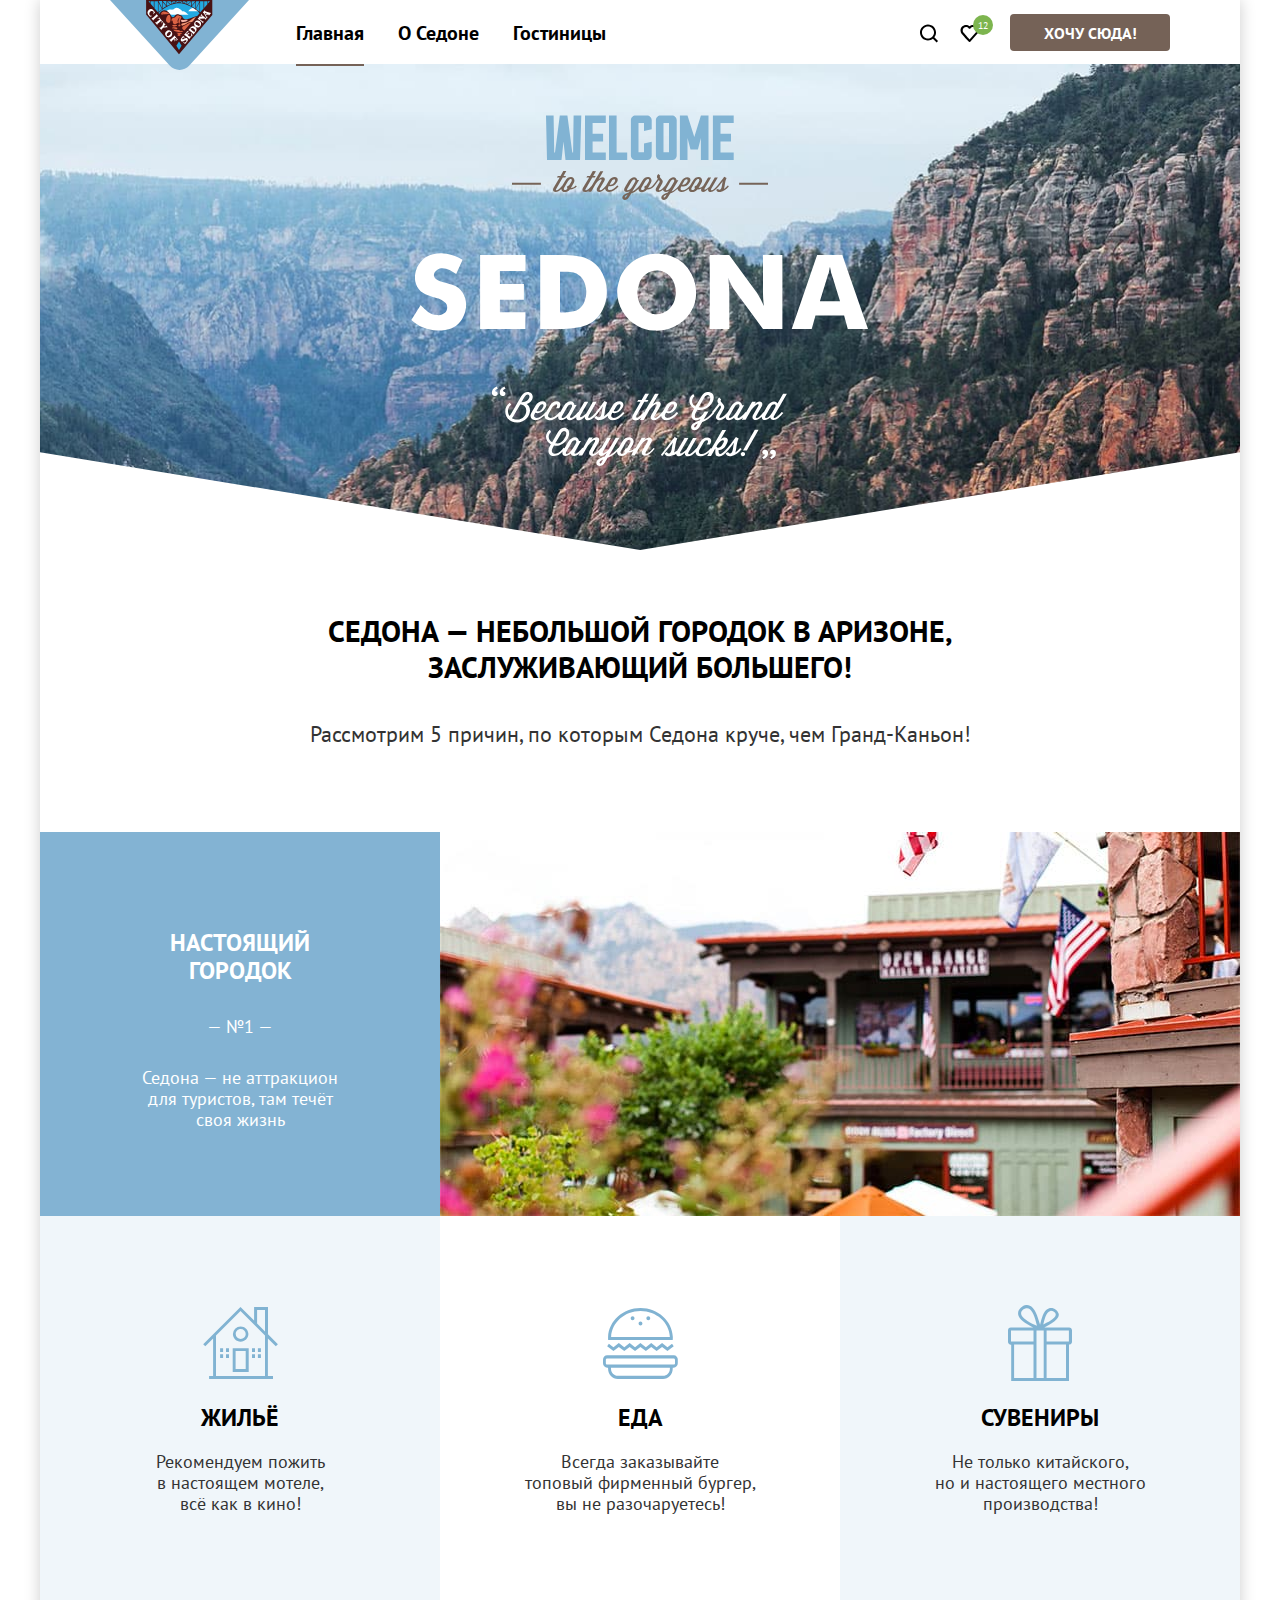
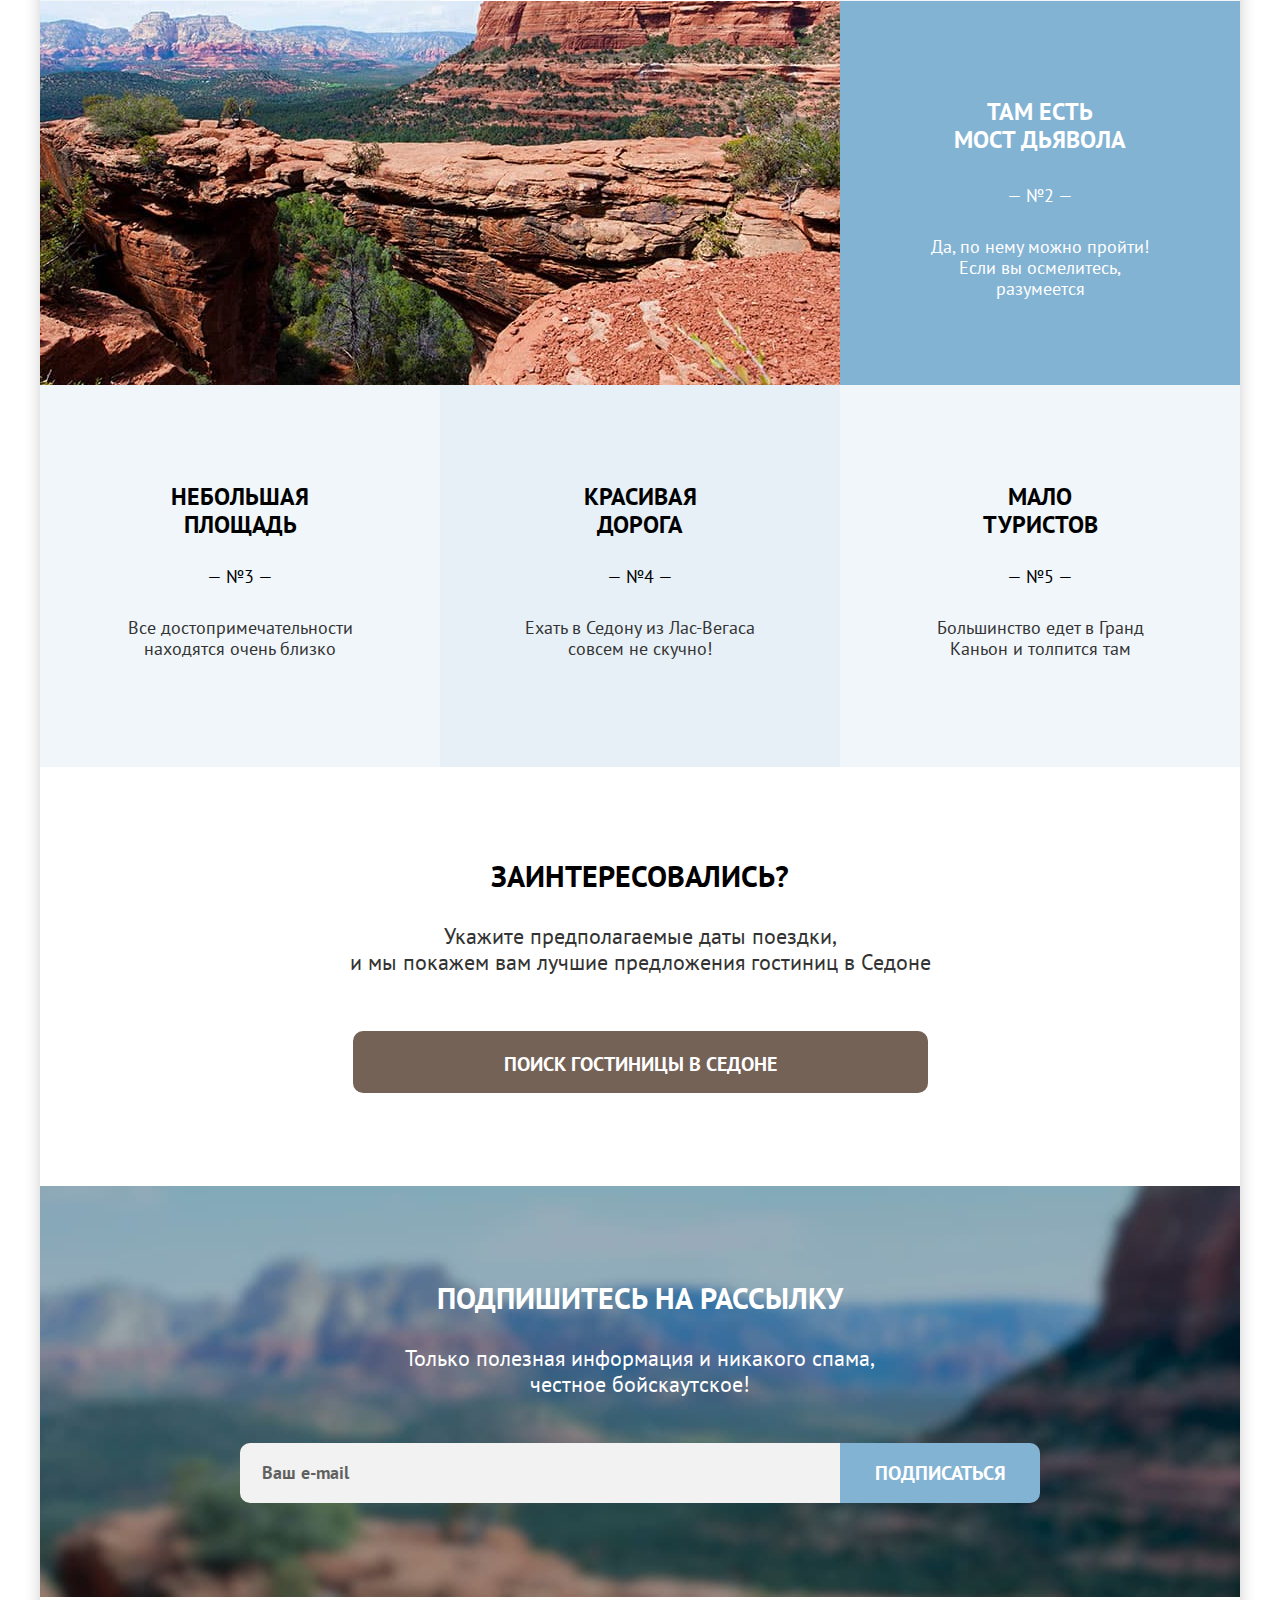
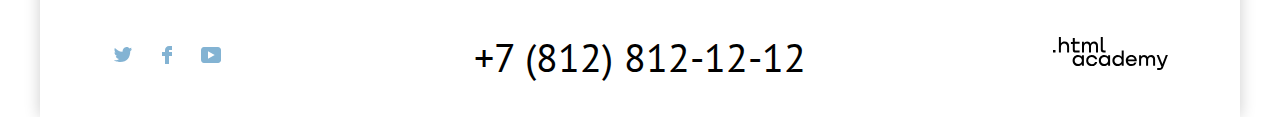
<file: index.html>
<!DOCTYPE html>
<html lang="ru">
<head>
  <meta charset="utf-8">
  <title>HTML Academy: Седона</title>
  <link rel="icon" type="image/png" sizes="32x32" href="image/favicon.png">
  <link rel="stylesheet" href="styles/style.css">
</head>

<body>
  <div class="wrapper">
    <header class="main-header">
      <nav class="main-nav">
        <a class="main-nav__logo main-header__logo" href="index.html">
          <img class="main-nav__img" src="image/logo/logo-header.svg" width="139" height="70" alt="Логотип сайта Гостиницы Седоны">
        </a>
        <ul class="main-nav__list">
          <li class="main-nav__item">
            <a class="main-nav__link main-nav__link-current" href="index.html">Главная</a>
          </li>
          <li class="main-nav__item">
            <a class="main-nav__link" href="#">О Седоне</a>
          </li>
          <li class="main-nav__item">
            <a class="main-nav__link" href="catalog.html">Гостиницы</a>
          </li>
        </ul>

        <ul class="main-nav__list user-nav__list">
          <li class="main-nav__item">
            <a class="main-nav__link" href="catalog.html">
              <svg class="nav__icon" aria-hidden="true" focusable="false" width="20" height="19" viewBox="0 0 20 19" fill="none" xmlns="http://www.w3.org/2000/svg">
                <path d="M19.0257 17.05L15.3152 13.35C16.318 12.05 17.02 10.35 17.02 8.44995C17.02 4.04995 13.4098 0.449951 8.99732 0.449951C4.58483 0.449951 0.974609 4.14995 0.974609 8.54995C0.974609 12.95 4.58483 16.55 8.99732 16.55C10.8024 16.55 12.5072 15.95 13.9112 14.85L17.6217 18.55L19.0257 17.05ZM8.99732 14.55C5.68795 14.55 2.98029 11.85 2.98029 8.54995C2.98029 5.24995 5.68795 2.54995 8.99732 2.54995C12.3067 2.54995 15.0143 5.24995 15.0143 8.54995C15.0143 11.85 12.3067 14.55 8.99732 14.55Z" fill="black"/>
              </svg>
              <span class="visually-hidden">Поиск</span>
            </a>
          </li>
          <li class="main-nav__item">
            <a class="main-nav__link user-nav__link-favorite" href="#">
              <svg class="nav__icon" aria-hidden="true" focusable="false" width="19" height="17" viewBox="0 0 19 17" fill="none" xmlns="http://www.w3.org/2000/svg">
                <path d="M9.44382 17C9.14296 17 8.84211 16.9 8.64155 16.6C3.22622 10.5 1.92253 9.1 1.62168 8.7C0.91969 7.8 0.518555 6.6 0.518555 5.4C0.518555 2.4 2.92537 0 6.03416 0C7.33785 0 8.54126 0.5 9.5441 1.3C10.5469 0.5 11.8506 0 13.054 0C16.0625 0 18.5696 2.4 18.5696 5.4C18.5696 6.7 18.0682 7.9 17.266 8.8L10.2461 16.7C10.0455 16.9 9.84495 17 9.44382 17ZM3.42679 7.5C3.72764 7.9 6.93672 11.5 9.5441 14.4L15.7617 7.4C16.2631 6.9 16.4637 6.2 16.4637 5.4C16.4637 3.6 14.9594 2.1 13.1543 2.1C12.1515 2.1 11.1486 2.6 10.4467 3.4C10.1458 3.7 9.84495 3.8 9.5441 3.8C9.24325 3.8 8.9424 3.6 8.74183 3.4C8.03984 2.6 7.037 2.1 6.03416 2.1C4.22906 2.1 2.7248 3.6 2.7248 5.4C2.62452 6.3 3.02565 7 3.42679 7.5C3.3265 7.5 3.3265 7.5 3.42679 7.5Z" fill="black"/>
              </svg>
              <span class="visually-hidden">Закладки</span>
            </a>
          </li>
          <li class="main-nav__item">
            <a class="user-nav__btn__want" href="catalog.html">Хочу сюда!</a>
          </li>
        </ul>
      </nav>
    </header>

  <main class="main main__container">
    <div class="page-container">
      <h1 class="main__title visually-hidden">Гостиницы Седоны</h1>
      <div class="main__logo">
        <img class="main__logo__img" src="image/logo/logo-main.svg" width="458" height="352" alt="Большой логотип гостиниц Седоны">
      </div>

      <div class="about-sedona">
        <h2 class="about-sedona__title">Седона — небольшой городок в Аризоне,
        заслуживающий большего!</h2>
        <p class="about-sedona__description">Рассмотрим 5 причин, по которым Седона круче, чем Гранд-Каньон!</p>
      </div>

      <section class="advantages">
        <h2 class="visually-hidden">Преимущества</h2>
        <ol class="advantages__list">
          <li class="advantages__item">
            <div class="advantages__banner">
              <div class="advantages__content">
                <h2 class="advantages__title">Настоящий<br>городок</h2>
                <span class="advantages__span">— №1 —</span>
                <p class="advantages__desc">Седона — не аттракцион для туристов, там течёт своя жизнь</p>
              </div>
              <img src="image/advantages-1.jpg" width="800" height="384" alt="Фотография гостиницы">
            </div>
            <ul class="what-we-have__list">
              <li class="what-we-have__item what-we-have__item__blue">
                <h3 class="what-we-have__title">Жильё</h3>
                <div class="what-we-have__item-icon what-we-have__item-house"></div>
                <p class="what-we-have__desc">Рекомендуем пожить<br> в настоящем мотеле,<br> всё как в кино!</p>
              </li>

              <li class="what-we-have__item">
                <h3 class="what-we-have__title">Еда</h3>
                <div class="what-we-have__item-icon what-we-have__item-burger"></div>
                <p class="what-we-have__desc">Всегда заказывайте<br> топовый фирменный бургер, вы не разочаруетесь!</p>
              </li>

              <li class="what-we-have__item  what-we-have__item__blue">
                <h3 class="what-we-have__title">Сувениры</h3>
                <div class="what-we-have__item-icon what-we-have__item-gift"></div>
                <p class="what-we-have__desc">Не только китайского,<br> но и настоящего местного производства!</p>
              </li>
            </ul>
          </li>

          <li class="advantages__item">
            <div class="advantages__banner-reverse">
              <div class="advantages__content">
                <h2 class="advantages__title">Там есть<br> мост дьявола</h2>
                <span class="advantages__span">— №2 —</span>
                <p class="advantages__desc">Да, по нему можно пройти! Если вы осмелитесь, разумеется</p>
              </div>
              <img src="image/advantages-2.jpg" width="800" height="384" alt="Фотогрфия местной достопримечательности Мост-дьявола">
            </div>
          </li>

          <li class="what-we-have__item what-we-have__item__blue what-we-have__item__advantages">
            <h3 class="what-we-have__title what-we-have__title-noicon">Небольшая площадь</h3>
            <span class="advantages__span">— №3 —</span>
            <p class="what-we-have__desc">Все достопримечательности находятся очень близко</p>
          </li>

          <li class="what-we-have__item what-we-have__item__gray what-we-have__item__advantages">
            <h3 class="what-we-have__title what-we-have__title-noicon">Красивая<br> дорога</h3>
            <span class="advantages__span">— №4 —</span>
            <p class="what-we-have__desc">Ехать в Седону из Лас-Вегаса совсем не скучно!</p>
          </li>

          <li class="what-we-have__item what-we-have__item__blue what-we-have__item__advantages">
            <h3 class="what-we-have__title what-we-have__title-noicon">Мало<br> туристов</h3>
            <span class="advantages__span">— №5 —</span>
            <p class="what-we-have__desc">Большинство едет в Гранд Каньон и толпится там</p>
          </li>
        </ol>
      </section>

      <section class="hotel-search">
        <h2 class="hotel-search__title">Заинтересовались?</h2>
        <p class="hotel-search__desc">Укажите предполагаемые даты поездки,<br> и мы покажем вам лучшие предложения гостиниц в Седоне
        </p>
        <a class="hotel-search__link" href="catalog.html">Поиск гостиницы в седоне</a>
      </section>

      <section class="mailing-main">
        <h2 class="mailing-main__title">Подпишитесь на рассылку</h2>
        <p class="mailing-main__desc">Только полезная информация и никакого спама,<br>честное бойскаутское!</p>
        <form class="mailing-form" action="https://echo.htmlacademy.ru/" method="POST">
          <input class="mailing__input" type="email" name="mailing-form" placeholder="Ваш e-mail">
          <button class="mailing__btn" type="submit">Подписаться</button>
        </form>
      </section>
      </div>

    </main>

    <footer class="footer">
      <div class="footer__container">
        <section class="footer__social-contacts">
          <ul class="footer__social-list">
            <li class="footer__social-item">
              <a class="footer__social-btn" href="https://www.twitter.com/htmlacademy_ru">
                <svg class="footer__svg" aria-hidden="true" focusable="false" width="18" height="15" fill="none" xmlns="http://www.w3.org/2000/svg"><path d="M11.6.2c1.8-.5 3.2.3 3.8 1.2.7-.2 1.4-.5 2.1-.7 0 .9-.6 1.5-.9 1.8.7.1 1.4-.6 1.4-.6-.2 1-1.1 1.8-1.7 2C16.1 10.7 13 15.1 5.7 15h-.5c-.4 0-4.4-.5-5.2-1.9 2.4.2 4.1-.4 5-1.2-1-.3-2.9-.4-3.2-2.9.4.1.6.2 1.3.1C1.8 8.3.4 7.5.5 5.3c.3.3 1.1.5 1.4.5C1.1 5.6-.2 2.5.9.9c1.9 1.9 4 3.6 7.6 3.8C8.7 2.3 9.7.8 11.6.2Z" fill="#83B3D3"/></svg>
                <span class="visually-hidden">twitter</span>
              </a>
            </li>
            <li class="footer__social-item">
              <a class="footer__social-btn" href="https://www.facebook.com/htmlacademy">
                <svg class="footer__svg" aria-hidden="true" focusable="false" width="10" height="18" fill="none" xmlns="http://www.w3.org/2000/svg" ><path d="M7 0C4.8 0 3 1.8 3 4v2H0v4h3v8h4v-8h3V6H7V4h3V0H7Z" fill="#83B3D3"/></svg>
                <span class="visually-hidden">facebook</span>
              </a>
            </li>
            <li class="footer__social-item">
              <a class="footer__social-btn" href="https://www.youtube.com/HTMLacademyRUS">
                <svg class="footer__svg" aria-hidden="true" focusable="false" width="20" height="16" fill="none" xmlns="http://www.w3.org/2000/svg"><path d="M17 0H2.9C1.2 0 0 1.5 0 3.2v9.5C0 14.5 1.2 16 2.9 16h14.3c1.5 0 2.9-1.5 2.9-3.2V3.2C19.9 1.5 18.7 0 17 0ZM7 11.8V4.2L13.7 8 7 11.8Z" fill="#83B3D3"/></svg>
                <span class="visually-hidden">youtube</span>
              </a>
            </li>
          </ul>
        </section>

        <address class="footer__contacts">
          <a class="footer__number" href="tel:+78128121212">+7 (812) 812-12-12</a>
        </address>

        <div class="footer__link-container">
          <a class="footer__htmlacademy-logo" href="https://www.htmlacademy.ru">
            <svg class="footer__logo__svg" width="115" height="34" fill="none" xmlns="http://www.w3.org/2000/svg"><path d="M0 12.9v2.6h2.5v-2.6H0ZM11.6 4.5c-1.6 0-2.8.7-3.6 1.7h-.1V0h-2v15.5h2v-5.3c0-2.1 1.3-3.6 3.3-3.6 1.8 0 2.9 1.4 2.9 3.2v5.7h2V9.4c.1-3-1.8-4.9-4.5-4.9ZM26.6 4.8h-4.8V1.1h-2v3.8h-1.9v2h1.9v6c0 1.7 1 2.7 2.7 2.7h4.1v-2h-3.7c-.7 0-1.1-.4-1.1-1.1V6.8h4.8v-2ZM41.1 4.6c-1.6 0-2.9.8-3.5 2.1h-.1c-.6-1.2-1.8-2.1-3.4-2.1-1.4 0-2.5.8-3.1 1.8h-.1V4.8H29v10.6h2V10c0-2 1-3.5 2.6-3.5 1.5 0 2.4 1 2.4 2.6v6.3h2V9.8c0-2.4 1.4-3.3 2.6-3.3 1.5 0 2.4 1 2.4 2.6v6.3h2V8.9c.1-2.5-1.4-4.3-3.9-4.3ZM47.8 12.7c0 1.7 1 2.7 2.8 2.7h2v-2h-1.7c-.7 0-1.1-.4-1.1-1.1V0h-2v12.7ZM28.9 19.7c-.9-1.1-2.2-1.8-3.9-1.8-3.1 0-5.4 2.3-5.4 5.6s2.3 5.6 5.4 5.6c1.8 0 3-.8 3.8-1.9h.1v1.6h2V18.2h-2v1.5Zm-3.6 7.4c-2.2 0-3.6-1.6-3.6-3.6s1.4-3.6 3.6-3.6 3.6 1.6 3.6 3.6c0 1.9-1.4 3.6-3.6 3.6ZM44.2 22c-.5-2.4-2.6-4.1-5.4-4.1a5.4 5.4 0 0 0-5.6 5.6c0 3.1 2.2 5.6 5.6 5.6 2.8 0 4.9-1.8 5.4-4.2h-2.1a3.4 3.4 0 0 1-3.3 2.3c-2.2 0-3.6-1.6-3.6-3.6s1.4-3.6 3.6-3.6c1.6 0 2.8 1 3.3 2.2h2.1V22ZM55.1 19.7c-.9-1.1-2.2-1.8-3.9-1.8-3.1 0-5.4 2.3-5.4 5.6s2.3 5.6 5.4 5.6c1.8 0 3-.8 3.8-1.9h.1v1.6h2V18.2h-2v1.5Zm-3.6 7.4c-2.2 0-3.6-1.6-3.6-3.6s1.4-3.6 3.6-3.6 3.6 1.6 3.6 3.6c0 1.9-1.5 3.6-3.6 3.6ZM68.7 19.8c-.9-1.1-2.2-1.9-3.9-1.9-3.1 0-5.4 2.3-5.4 5.6s2.2 5.6 5.4 5.6c1.7 0 3-.8 3.8-1.8h.1v1.5h2V13.4h-2v6.4Zm-3.6 7.3c-2.2 0-3.6-1.6-3.6-3.6s1.4-3.6 3.6-3.6 3.6 1.6 3.6 3.6c-.1 2-1.5 3.6-3.6 3.6ZM78.3 17.9c-3.3 0-5.5 2.5-5.5 5.6 0 3 2.1 5.6 5.5 5.6 2.5 0 4.5-1.3 5.2-3.6h-2.1c-.5 1-1.6 1.6-3 1.6-1.9 0-3.3-1.3-3.4-2.9h8.8c.2-3.6-2-6.3-5.5-6.3Zm0 1.9c1.7 0 3 1 3.3 2.6h-6.5c.3-1.5 1.5-2.6 3.2-2.6ZM98.2 17.9c-1.6 0-2.9.8-3.6 2h-.1c-.6-1.2-1.8-2-3.4-2-1.4 0-2.5.7-3.1 1.8v-1.5h-1.9v10.6h2v-5.4c0-2 1-3.4 2.6-3.5 1.5 0 2.4 1 2.4 2.6v6.3h2v-5.6c0-2.4 1.4-3.3 2.6-3.3 1.5 0 2.4 1 2.4 2.6v6.3h2v-6.5c.1-2.6-1.4-4.4-3.9-4.4ZM109.4 27l-3.6-8.9h-2.2l4.8 11.6c-.3.9-.7 1.2-1.7 1.2h-2.5v2h2.5c1.8 0 2.8-.8 3.5-2.6l4.7-12.2h-2.1l-3.4 8.9Z" fill="#000"/></svg>
          </a>
        </div>
      </div>
    </footer>

    <div class="modal__wrapper modal__close">
      <div class="modal modal__search">
        <button class="modal__close-btn" type="button">
          <span class="visually-hidden">Закрыть</span>
          <svg aria-hidden="true" focusable="false" width="13" height="13" viewBox="0 0 13 13" fill="none" xmlns="http://www.w3.org/2000/svg">
            <path d="M13 1.2L11.8 0L6.5 5.3L1.2 0L0 1.2L5.3 6.5L0 11.8L1.2 13L6.5 7.7L11.8 13L13 11.8L7.7 6.5L13 1.2Z" fill="black"/>
          </svg>
        </button>
        <section class="modal__content">
          <h2 class="modal__title">Поиск гостиницы в Седоне</h2>
          <form class="modal__search-form" action="https://echo.htmlacademy.ru" method="post">

            <label class="modal__check-in-date" for="check-in-date">Дата заезда:</label>
            <div class="date-input__container">
              <input class="modal__check-in-input" type="text" id="check-in-date" name="date" value="27 апреля 2020" placeholder="Укажите дату" required>
              <p class="modal__message modal__message-invalid">Мы не можем отправить вас в прошлое.</p>
            </div>

            <label class="modal__leave-date" for="leave-date">Дата выезда:</label>
            <div class="date-input__container">
              <input class="modal__leave-date-input" type="text" id="leave-date" name="date" value="1 сентября 2021" required>
              <p class="modal__message modal__message-valid">На эти даты есть свободные номера. Пока есть.</p>
            </div>

            <span class="modal__adults-value">Взрослые:</span>
            <div class="modal__adults-value-input">
              <button class="value-minus" type="button">
                <span class="visually-hidden">Уменьшить количество взрослых.</span>
              </button>

              <span class="modal__adults-count">2</span>

              <button class="value-plus" type="button">
                <span class="visually-hidden">Увеличить количество взрослых.</span>
              </button>
            </div>

            <div class="modal__tooltip-children">
              <span class="modal__children-value">Дети:</span>
              <div class="tooltip">
                <span class="visually-hidden">Всплывающая подсказка.</span>
                <span class="tooltip__toggle"></span>
                <p class="tooltip__text">
                Укажите количество детей, которые будут с вами, возраст которых от 6 до 18 лет. Дети до 6 лет размещаются бесплатно.
                </p>
              </div>
            </div>

            <div class="modal__children-value-input">
              <button class="value-minus" type="button">
                <span class="visually-hidden">Уменьшить количество детей.</span>
              </button>

              <span class="modal__children-count">1</span>

              <button class="value-plus" type="button">
                <span class="visually-hidden">Увеличить количество детей.</span>
              </button>
            </div>

            <button class="modal__btn-submit" type="submit">Найти</button>

          </form>
        </section>
      </div>

    </div>
    </div>
  </body>

  </html>
</file>
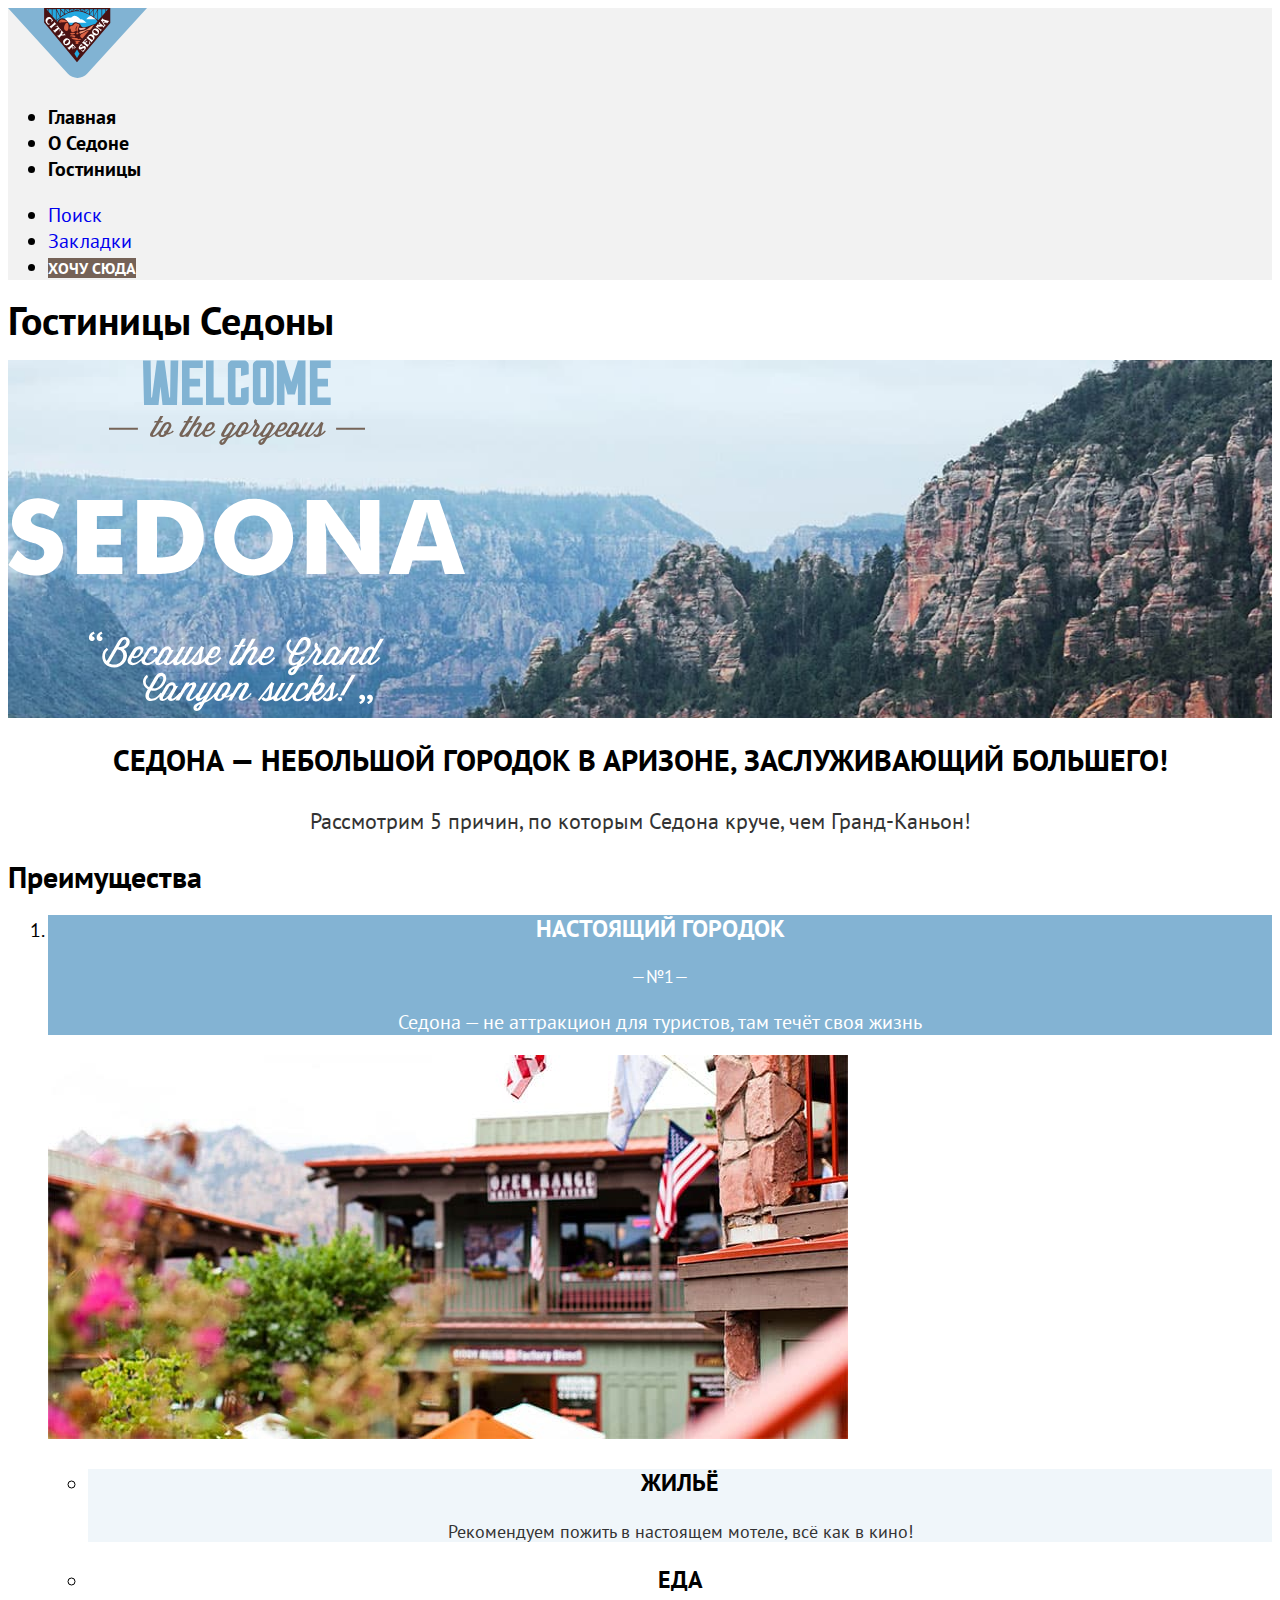
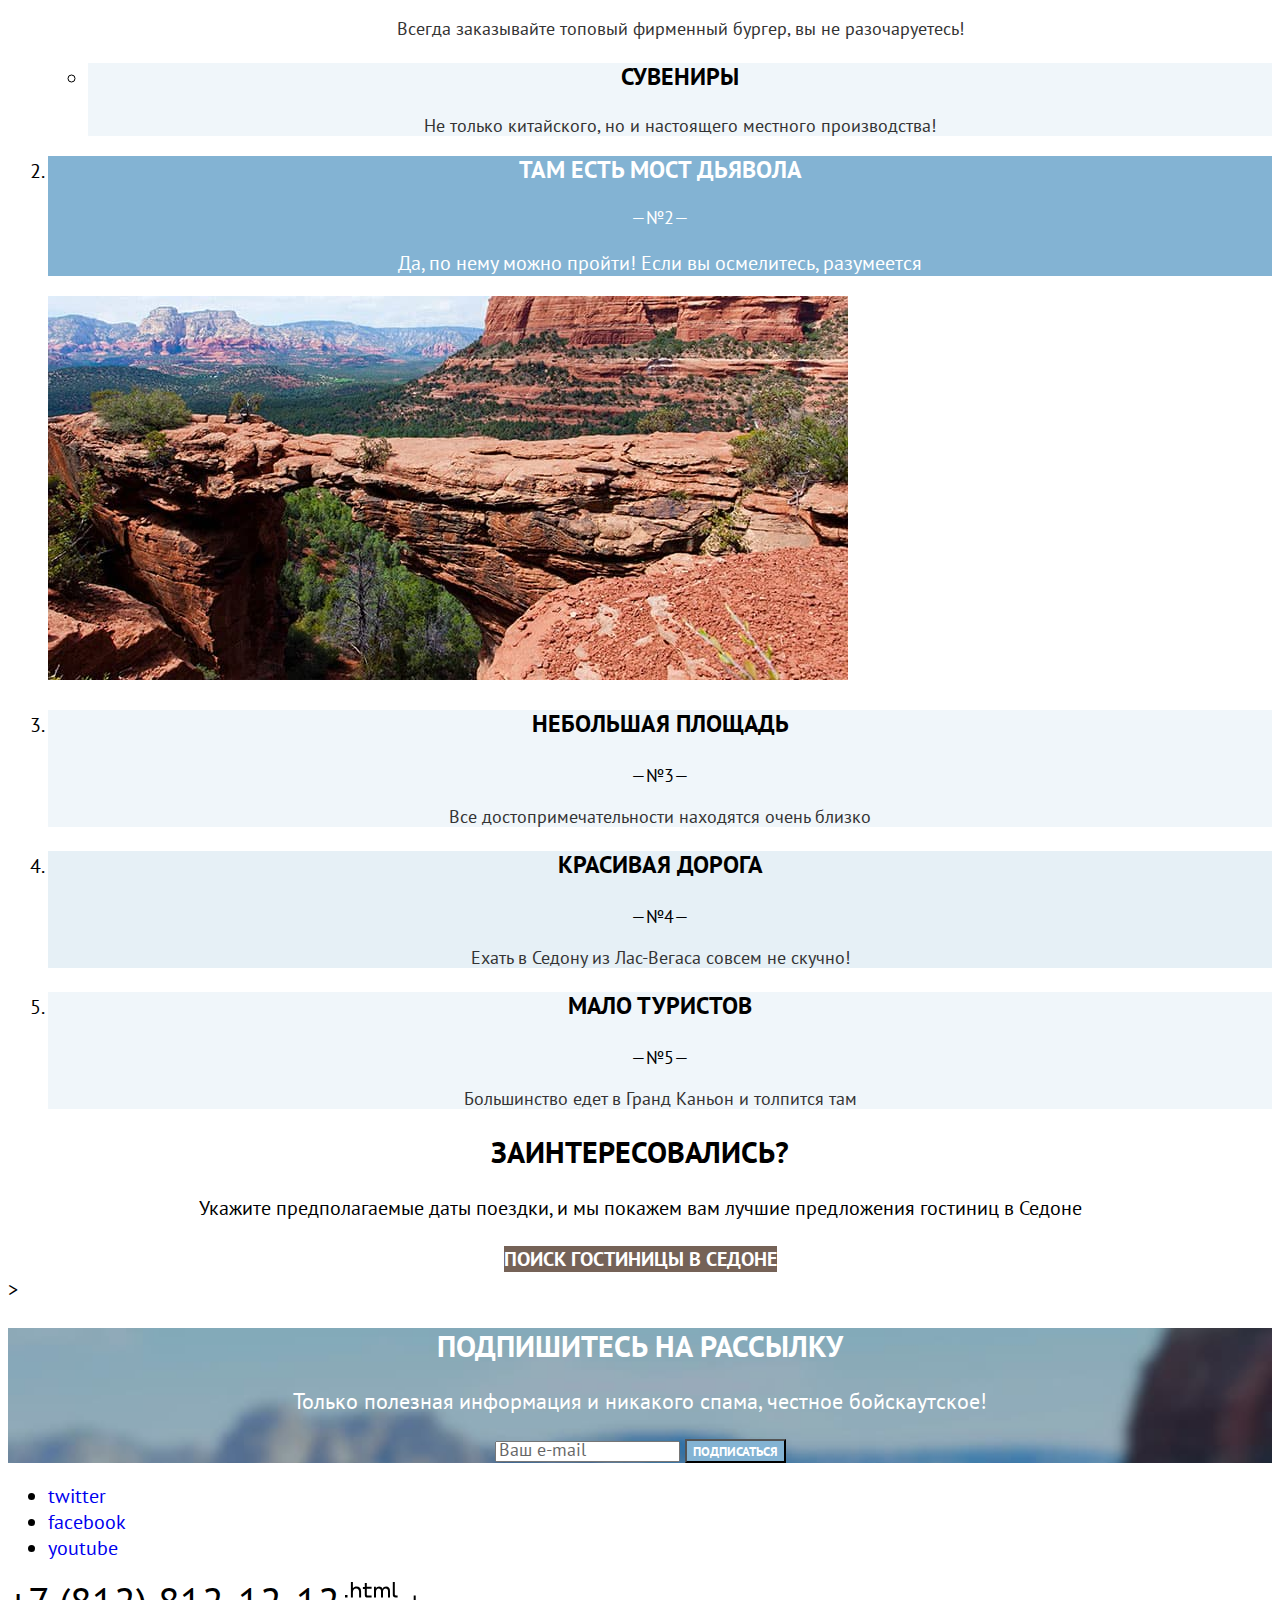
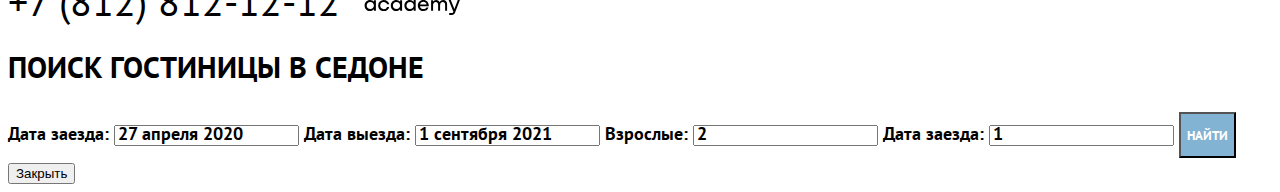
<file: 4/index.html>
<!DOCTYPE html>
<html lang="ru">
<head>
  <meta charset="utf-8">
  <title>HTML Academy: Седона</title>
  <link rel="stylesheet" href="styles/style.css">
  <base href="https://htmlacademy-htmlcss.github.io/1718789-sedona-33/4/">
</head>

<body>
  <header class="main-header">
    <nav class="main-nav">
      <a href="index.html" class="main-header__logo">
        <img src="/image/logo/logo-header.svg" width="139" height="70" alt="Логотип сайта Гостиницы Седоны">
      </a>
      <ul class="main-nav__list">
        <li class="main-nav__item">
          <a class="main-nav__link main-nav__current" href="index.html">Главная</a>
        </li>
        <li class="main-nav__item">
          <a class="main-nav__link" href="#">О Седоне</a>
        </li>
        <li class="main-nav__item">
          <a class="main-nav__link" href="catalog.html">Гостиницы</a>
        </li>
      </ul>

      <ul class="user-nav">
        <li class="user-nav__item">
          <a class="user-nav__link" href="index.html"><span class="visually-hidden">Поиск</span></a>
        </li>
        <li class="user-nav__item">
          <a class="user-nav__link" href="#"><span class="visually-hidden">Закладки</span></a>
        </li>
        <li class="user-nav__item">
          <a class="user-nav__link__want" href="catalog.html">Хочу сюда</a>
        </li>
      </ul>
    </nav>
  </header>

  <main class="main">
    <h1 class="main__title visually-hidden">Гостиницы Седоны</h1>
    <div class="main__logo">
      <img src="image/logo/logo-main.svg" width="458" height="352" alt="Большой логотип гостиниц Седоны">
    </div>

    <div class="about-sedona">
      <h2 class="about-sedona__title">Седона — небольшой городок в Аризоне,
        заслуживающий большего!</h2>
      <p class="about-sedona__description">Рассмотрим 5 причин, по которым Седона круче, чем Гранд-Каньон!</p>
    </div>

    <section class="advantages">
      <h2 class="visually-hidden">Преимущества</h2>
      <ol class="advantages-list">
        <li class="advantages-item">
          <div class="advantages__banner">
            <div class="advantages__content">
              <h2 class="advantages__title">Настоящий городок</h2>
              <span class="advantages__span">&mdash;№1&mdash;</span>
              <p class="advantages__desc">Седона — не аттракцион для туристов, там течёт своя жизнь</p>
            </div>
            <img src="image/advantages-1.jpg" width="800" height="384" alt="Фотография гостиницы">
          </div>
          <ul class="what-we-have__list">
            <li class="what-we-have__item what-we-have__item__blue">
              <h3 class="what-we-have__title">Жильё</h3>
              <p class="what-we-have__desc">Рекомендуем пожить в настоящем мотеле, всё как в кино!</p>
            </li>

            <li class="what-we-have__item">
              <h3 class="what-we-have__title">Еда</h3>
              <p class="what-we-have__desc">Всегда заказывайте топовый фирменный бургер, вы не разочаруетесь!</p>
            </li>

            <li class="what-we-have__item  what-we-have__item__blue">
              <h3 class="what-we-have__title">Сувениры</h3>
              <p class="what-we-have__desc">Не только китайского, но и настоящего местного производства!</p>
            </li>
          </ul>
        </li>

        <li class="advantages__item">
          <div class="advantages__banner">
            <div class="advantages__content">
              <h2 class="advantages__title">Там есть мост дьявола</h2>
              <span class="advantages__span">&mdash;№2&mdash;</span>
              <p class="advantages__desc">Да, по нему можно пройти! Если вы осмелитесь, разумеется</p>
            </div>
            <img src="image/advantages-2.jpg" width="800" height="384" alt="Фотогрфия местной достопримечательности Мост-дьявола">
          </div>
        </li>

        <li class="what-we-have__item">
          <div class="what-we-have__about  what-we-have__item__blue">
            <h3 class="what-we-have__title">Небольшая площадь</h3>
            <span class="advantages__span">&mdash;№3&mdash;</span>
            <p class="what-we-have__desc">Все достопримечательности находятся очень близко</p>
          </div>
        </li>

        <li class="what-we-have__item">
          <div class="what-we-have__about  what-we-have__item__gray">
            <h3 class="what-we-have__title">Красивая дорога</h3>
            <span class="advantages__span">&mdash;№4&mdash;</span>
            <p class="what-we-have__desc">Ехать в Седону из Лас-Вегаса совсем не скучно!</p>
          </div>
        </li>

        <li class="what-we-have__item">
          <div class="what-we-have__about  what-we-have__item__blue">
            <h3 class="what-we-have__title">Мало туристов</h3>
            <span class="advantages__span">&mdash;№5&mdash;</span>
            <p class="what-we-have__desc">Большинство едет в Гранд Каньон и толпится там</p>
          </div>
        </li>
      </ol>
    </section>

    <section class="hotel-search">
      <h2 class="hotel-search__title">Заинтересовались?</h2>
      <p class="hotel-search__desription">Укажите предполагаемые даты поездки, и мы покажем вам лучшие предложения гостиниц в Седоне
        </p>
        <a class="hotel-search__link" href="catalog.html">Поиск гостиницы в седоне</a>
    </section>>

    <section class="mailing-main">
      <h2 class="mailing-main__title">Подпишитесь на рассылку</h2>
      <p class="mailing-main__desc">Только полезная информация и никакого спама, честное бойскаутское!</p>
      <form class="mailing-form" action="https://echo.htmlacademy.ru/" method="POST">
        <input class="mailing-input" type="email" name="mailing-form" placeholder="Ваш e-mail">
          <button class="mailing__btn" type="submit">Подписаться</button>
      </form>
    </section>
  </main>

  <footer class="footer">
    <ul class="footer__social-list">
      <li class="footer__social-item">
        <a class="footer__social-btn" href="https://www.twitter.com/htmlacademy_ru">
          <span class="visually-hidden">twitter</span>
        </a>
      </li>
      <li class="footer__social-item">
        <a class="footer__social-btn" href="https://www.facebook.com/htmlacademy">
          <span class="visually-hidden">facebook</span>
        </a>
      </li>
      <li class="footer__social-item">
        <a class="footer__social-btn" href="https://www.youtube.com/HTMLacademyRUS">
          <span class="visually-hidden">youtube</span>
        </a>
      </li>
    </ul>

    <a class="footer__number" href="tel:+78128121212">+7 (812) 812-12-12</a>

    <a class="footer__htmlacademy-logo" href="https://www.htmlacademy.ru">
      <img src="image/logo/logo-htmlacademy-footer.svg" width="115" height="34" alt="Лого htmlacademy">
    </a>
</footer>

<section class="popup popup-hide">
  <h2 class="popup__title">Поиск гостиницы в Седоне</h2>
  <form class="form-popup" action="https://echo.htmlacademy.ru" method="POST">
    <label class="form-label" for="date__check-in">
      Дата заезда:
      <input class="popup__input" id="date__check-in" type="text" name="date__check-in" placeholder="27 апреля 2020">
    </label>

    <label class="form-label" for="date__exit">
      Дата выезда:
      <input class="popup__input" id="date__exit" type="text" name="date__exit" placeholder="1 сентября 2021">
    </label>


    <label class="form-label" for="adults">
      Взрослые:
      <input class="popup__input" id="adults" type="text" name="adults" placeholder="2">
    </label>

    <label class="form-label" for="kids">
      Дата заезда:
      <input class="popup__input" id="kids" type="text" name="kids" placeholder="1">
    </label>
    <button class="button__search" type="submit">Найти</button>
  </form>
  <button class="close-btn" type="button">
    <span class="visually-hidden">Закрыть</span>
  </button>
</section>
</body>

</html>
</file>
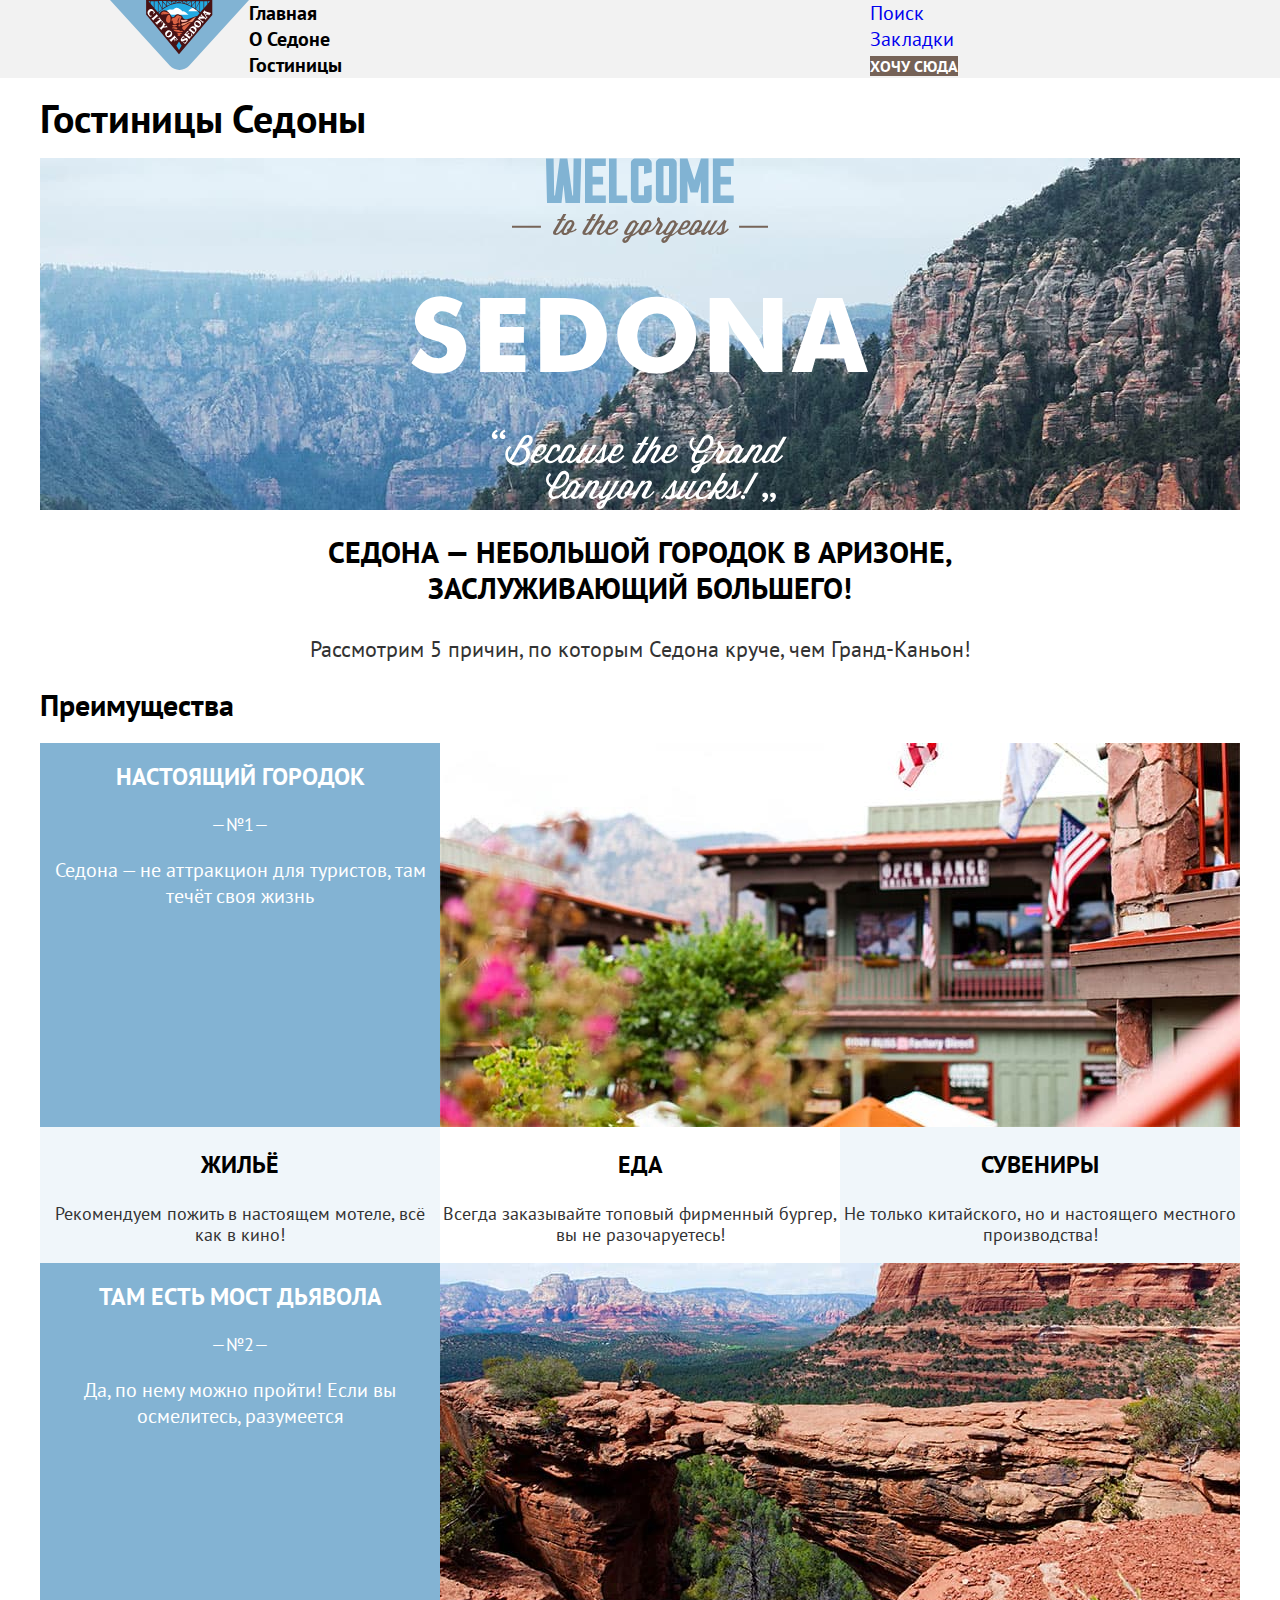
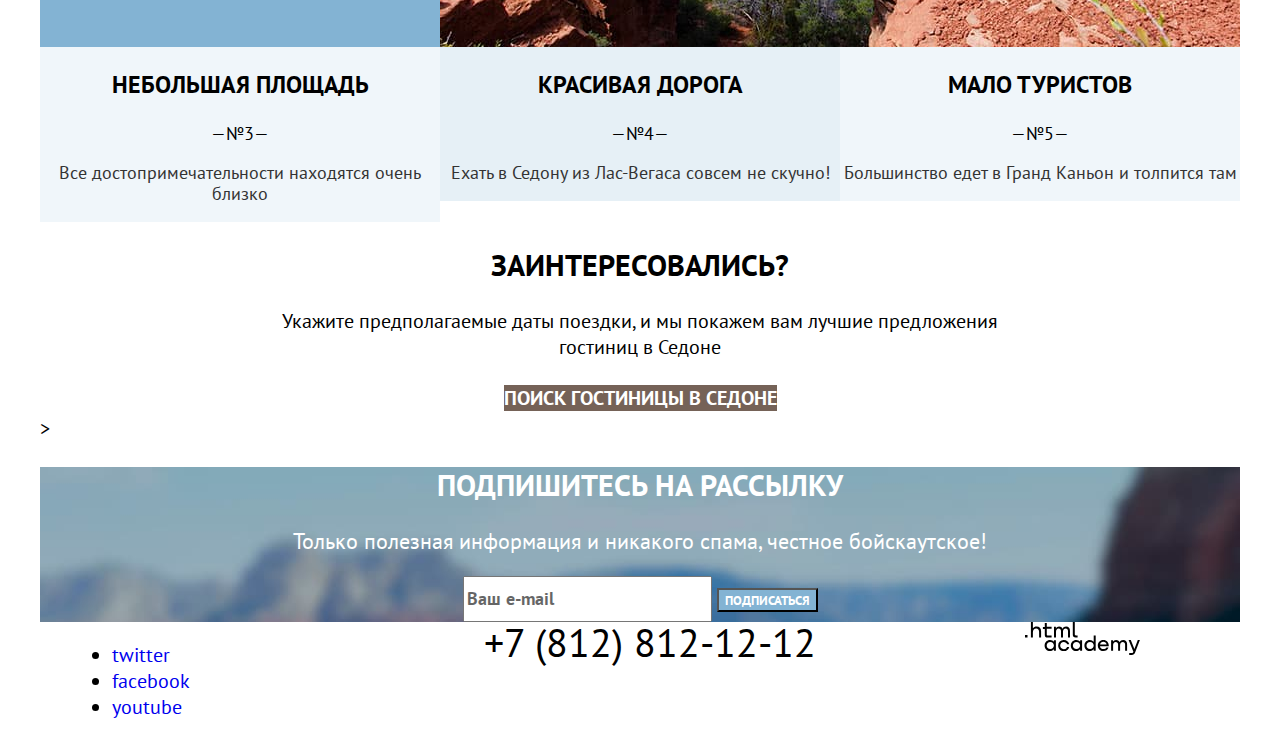
<file: 5/index.html>
<!DOCTYPE html>
<html lang="ru">
<head>
  <meta charset="utf-8">
  <title>HTML Academy: Седона</title>
  <link rel="stylesheet" href="styles/style.css">
  <base href="https://htmlacademy-htmlcss.github.io/1718789-sedona-33/5/">
</head>

<body>
  <header class="main-header">
    <nav class="main-nav">
      <a href="index.html" class="main-header__logo">
        <img src="image/logo/logo-header.svg" width="139" height="70" alt="Логотип сайта Гостиницы Седоны">
      </a>
      <ul class="main-nav__list">
        <li class="main-nav__item">
          <a class="main-nav__link main-nav__current" href="index.html">Главная</a>
        </li>
        <li class="main-nav__item">
          <a class="main-nav__link" href="#">О Седоне</a>
        </li>
        <li class="main-nav__item">
          <a class="main-nav__link" href="catalog.html">Гостиницы</a>
        </li>
      </ul>

      <ul class="main-nav__list user-nav__list">
        <li class="user-nav__item">
          <a class="user-nav__link" href="index.html"><span class="visually-hidden">Поиск</span></a>
        </li>
        <li class="user-nav__item">
          <a class="user-nav__link" href="#"><span class="visually-hidden">Закладки</span></a>
        </li>
        <li class="user-nav__item">
          <a class="user-nav__link__want" href="catalog.html">Хочу сюда</a>
        </li>
      </ul>
    </nav>
  </header>

  <main class="main main__container">
    <div class="page-container">
      <h1 class="main__title visually-hidden">Гостиницы Седоны</h1>
      <div class="main__logo">
        <img class="main__logo__img" src="image/logo/logo-main.svg" width="458" height="352" alt="Большой логотип гостиниц Седоны">
      </div>

      <div class="about-sedona">
        <h2 class="about-sedona__title">Седона — небольшой городок в Аризоне,
        заслуживающий большего!</h2>
        <p class="about-sedona__description">Рассмотрим 5 причин, по которым Седона круче, чем Гранд-Каньон!</p>
      </div>

      <section class="advantages">
        <h2 class="visually-hidden">Преимущества</h2>
        <ol class="advantages__list">
          <li class="advantages__item">
            <div class="advantages__banner">
              <div class="advantages__content">
                <h2 class="advantages__title">Настоящий городок</h2>
                <span class="advantages__span">&mdash;№1&mdash;</span>
                <p class="advantages__desc">Седона — не аттракцион для туристов, там течёт своя жизнь</p>
              </div>
              <img src="image/advantages-1.jpg" width="800" height="384" alt="Фотография гостиницы">
            </div>
            <ul class="what-we-have__list">
              <li class="what-we-have__item what-we-have__item__blue">
                <h3 class="what-we-have__title">Жильё</h3>
                <p class="what-we-have__desc">Рекомендуем пожить в настоящем мотеле, всё как в кино!</p>
              </li>

              <li class="what-we-have__item">
                <h3 class="what-we-have__title">Еда</h3>
                <p class="what-we-have__desc">Всегда заказывайте топовый фирменный бургер, вы не разочаруетесь!</p>
              </li>

              <li class="what-we-have__item  what-we-have__item__blue">
                <h3 class="what-we-have__title">Сувениры</h3>
                <p class="what-we-have__desc">Не только китайского, но и настоящего местного производства!</p>
              </li>
            </ul>
          </li>

          <li class="advantages__item">
            <div class="advantages__banner">
              <div class="advantages__content">
                <h2 class="advantages__title">Там есть мост дьявола</h2>
                <span class="advantages__span">&mdash;№2&mdash;</span>
                <p class="advantages__desc">Да, по нему можно пройти! Если вы осмелитесь, разумеется</p>
              </div>
              <img src="image/advantages-2.jpg" width="800" height="384" alt="Фотогрфия местной достопримечательности Мост-дьявола">
            </div>
          </li>

          <li class="what-we-have__item">
            <div class="what-we-have__about  what-we-have__item__blue">
              <h3 class="what-we-have__title">Небольшая площадь</h3>
              <span class="advantages__span">&mdash;№3&mdash;</span>
              <p class="what-we-have__desc">Все достопримечательности находятся очень близко</p>
            </div>
          </li>

          <li class="what-we-have__item">
            <div class="what-we-have__about  what-we-have__item__gray">
              <h3 class="what-we-have__title">Красивая дорога</h3>
              <span class="advantages__span">&mdash;№4&mdash;</span>
              <p class="what-we-have__desc">Ехать в Седону из Лас-Вегаса совсем не скучно!</p>
            </div>
          </li>

          <li class="what-we-have__item">
            <div class="what-we-have__about  what-we-have__item__blue">
              <h3 class="what-we-have__title">Мало туристов</h3>
              <span class="advantages__span">&mdash;№5&mdash;</span>
              <p class="what-we-have__desc">Большинство едет в Гранд Каньон и толпится там</p>
            </div>
          </li>
        </ol>
      </section>

      <section class="hotel-search">
        <h2 class="hotel-search__title">Заинтересовались?</h2>
        <p class="hotel-search__desription">Укажите предполагаемые даты поездки, и мы покажем вам лучшие предложения гостиниц в Седоне
        </p>
        <a class="hotel-search__link" href="catalog.html">Поиск гостиницы в седоне</a>
      </section>>

      <section class="mailing-main">
        <h2 class="mailing-main__title">Подпишитесь на рассылку</h2>
        <p class="mailing-main__desc">Только полезная информация и никакого спама, честное бойскаутское!</p>
        <form class="mailing-form" action="https://echo.htmlacademy.ru/" method="POST">
          <input class="mailing__input" type="email" name="mailing-form" placeholder="Ваш e-mail">
          <button class="mailing__btn" type="submit">Подписаться</button>
        </form>
      </section>
      </div>
    </main>

  <footer class="footer">
    <div class="footer__container">
      <ul class="footer__social-list">
        <li class="footer__social-item">
          <a class="footer__social-btn" href="https://www.twitter.com/htmlacademy_ru">
            <span class="visually-hidden">twitter</span>
          </a>
        </li>
        <li class="footer__social-item">
          <a class="footer__social-btn" href="https://www.facebook.com/htmlacademy">
            <span class="visually-hidden">facebook</span>
          </a>
        </li>
        <li class="footer__social-item">
          <a class="footer__social-btn" href="https://www.youtube.com/HTMLacademyRUS">
            <span class="visually-hidden">youtube</span>
          </a>
        </li>
      </ul>

      <a class="footer__number" href="tel:+78128121212">+7 (812) 812-12-12</a>

      <a class="footer__htmlacademy-logo" href="https://www.htmlacademy.ru">
        <img src="image/logo/logo-htmlacademy-footer.svg" width="115" height="34" alt="Лого htmlacademy">
      </a>
    </div>
  </footer>

<!-- <section class="popup popup-hide">
  <h2 class="popup__title">Поиск гостиницы в Седоне</h2>
  <form class="form-popup" action="https://echo.htmlacademy.ru" method="POST">
    <label class="form-label" for="date__check-in">
      Дата заезда:
      <input class="popup__input" id="date__check-in" type="text" name="date__check-in" placeholder="27 апреля 2020">
    </label>

    <label class="form-label" for="date__exit">
      Дата выезда:
      <input class="popup__input" id="date__exit" type="text" name="date__exit" placeholder="1 сентября 2021">
    </label>


    <label class="form-label" for="adults">
      Взрослые:
      <input class="popup__input" id="adults" type="text" name="adults" placeholder="2">
    </label>

    <label class="form-label" for="kids">
      Дата заезда:
      <input class="popup__input" id="kids" type="text" name="kids" placeholder="1">
    </label>
    <button class="button__search" type="submit">Найти</button>
  </form>
  <button class="close-btn" type="button">
    <span class="visually-hidden">Закрыть</span>
  </button>
</section> -->
</body>

</html>
</file>
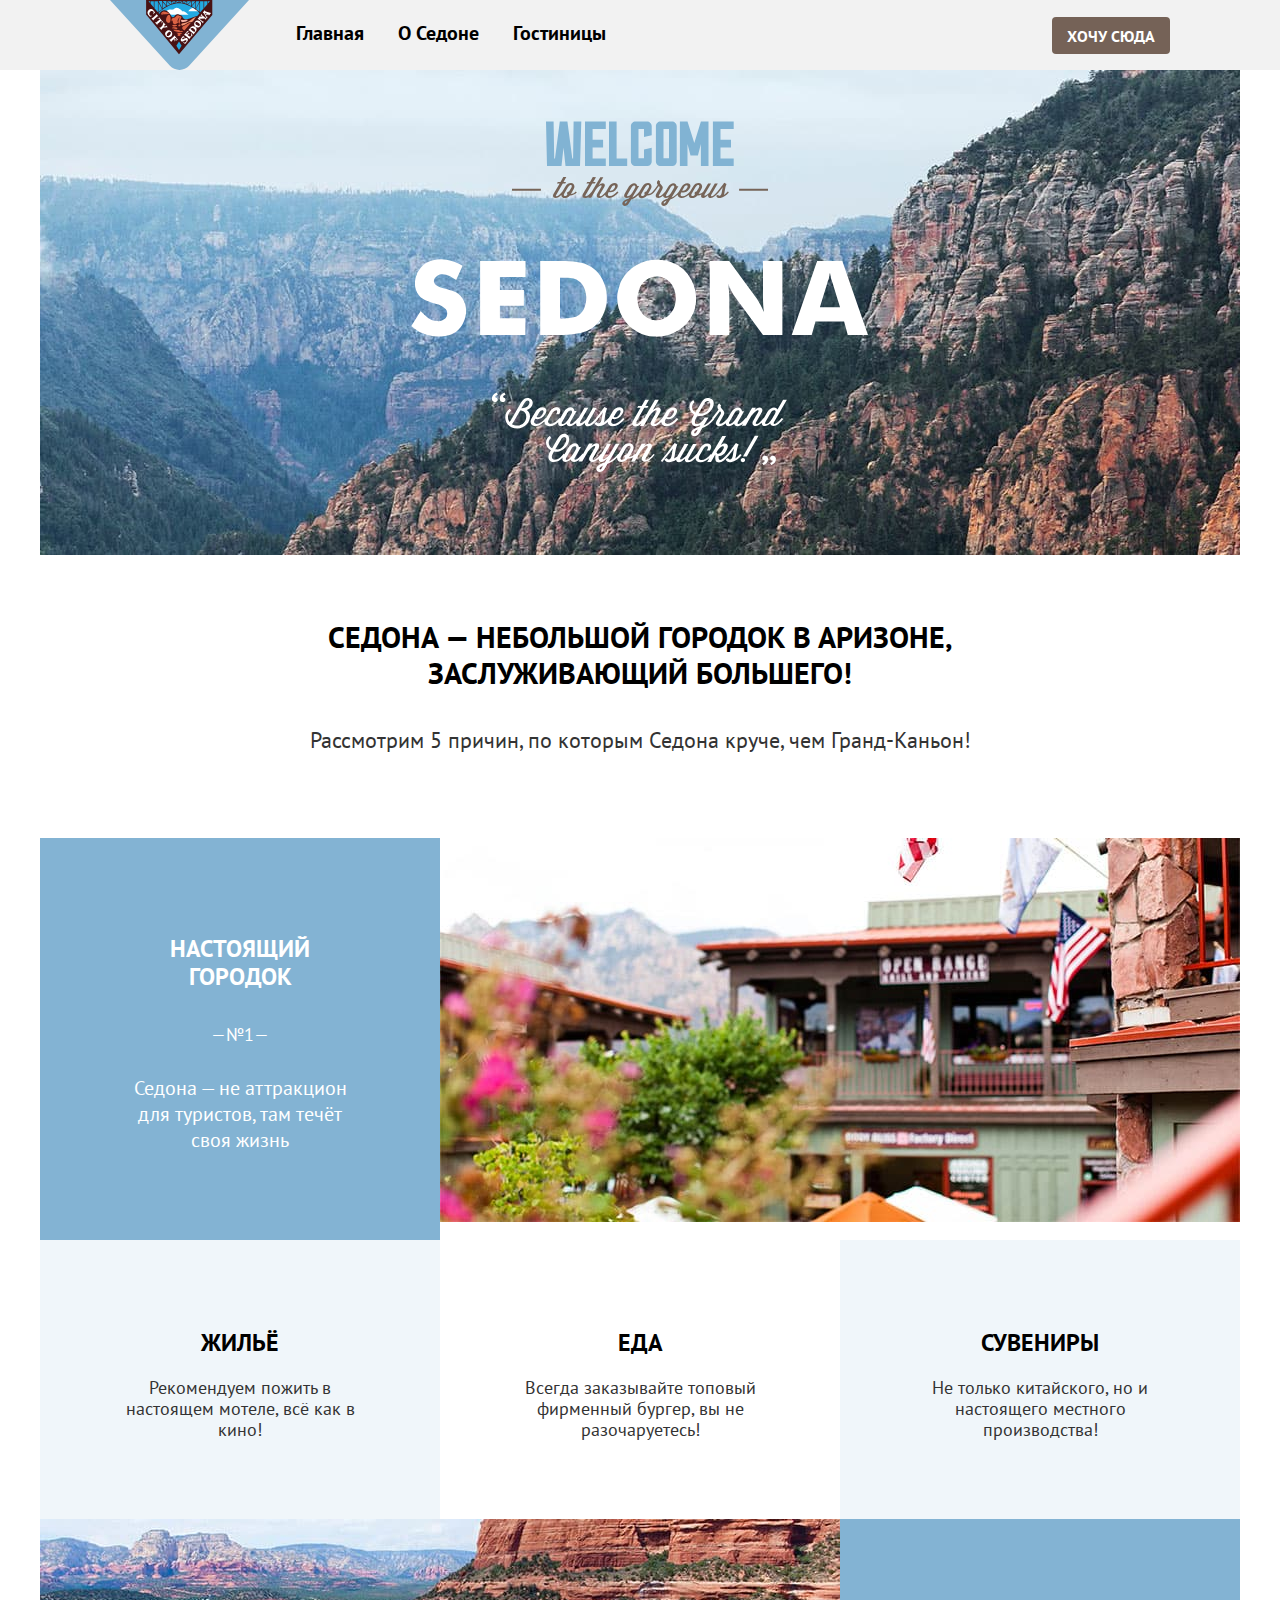
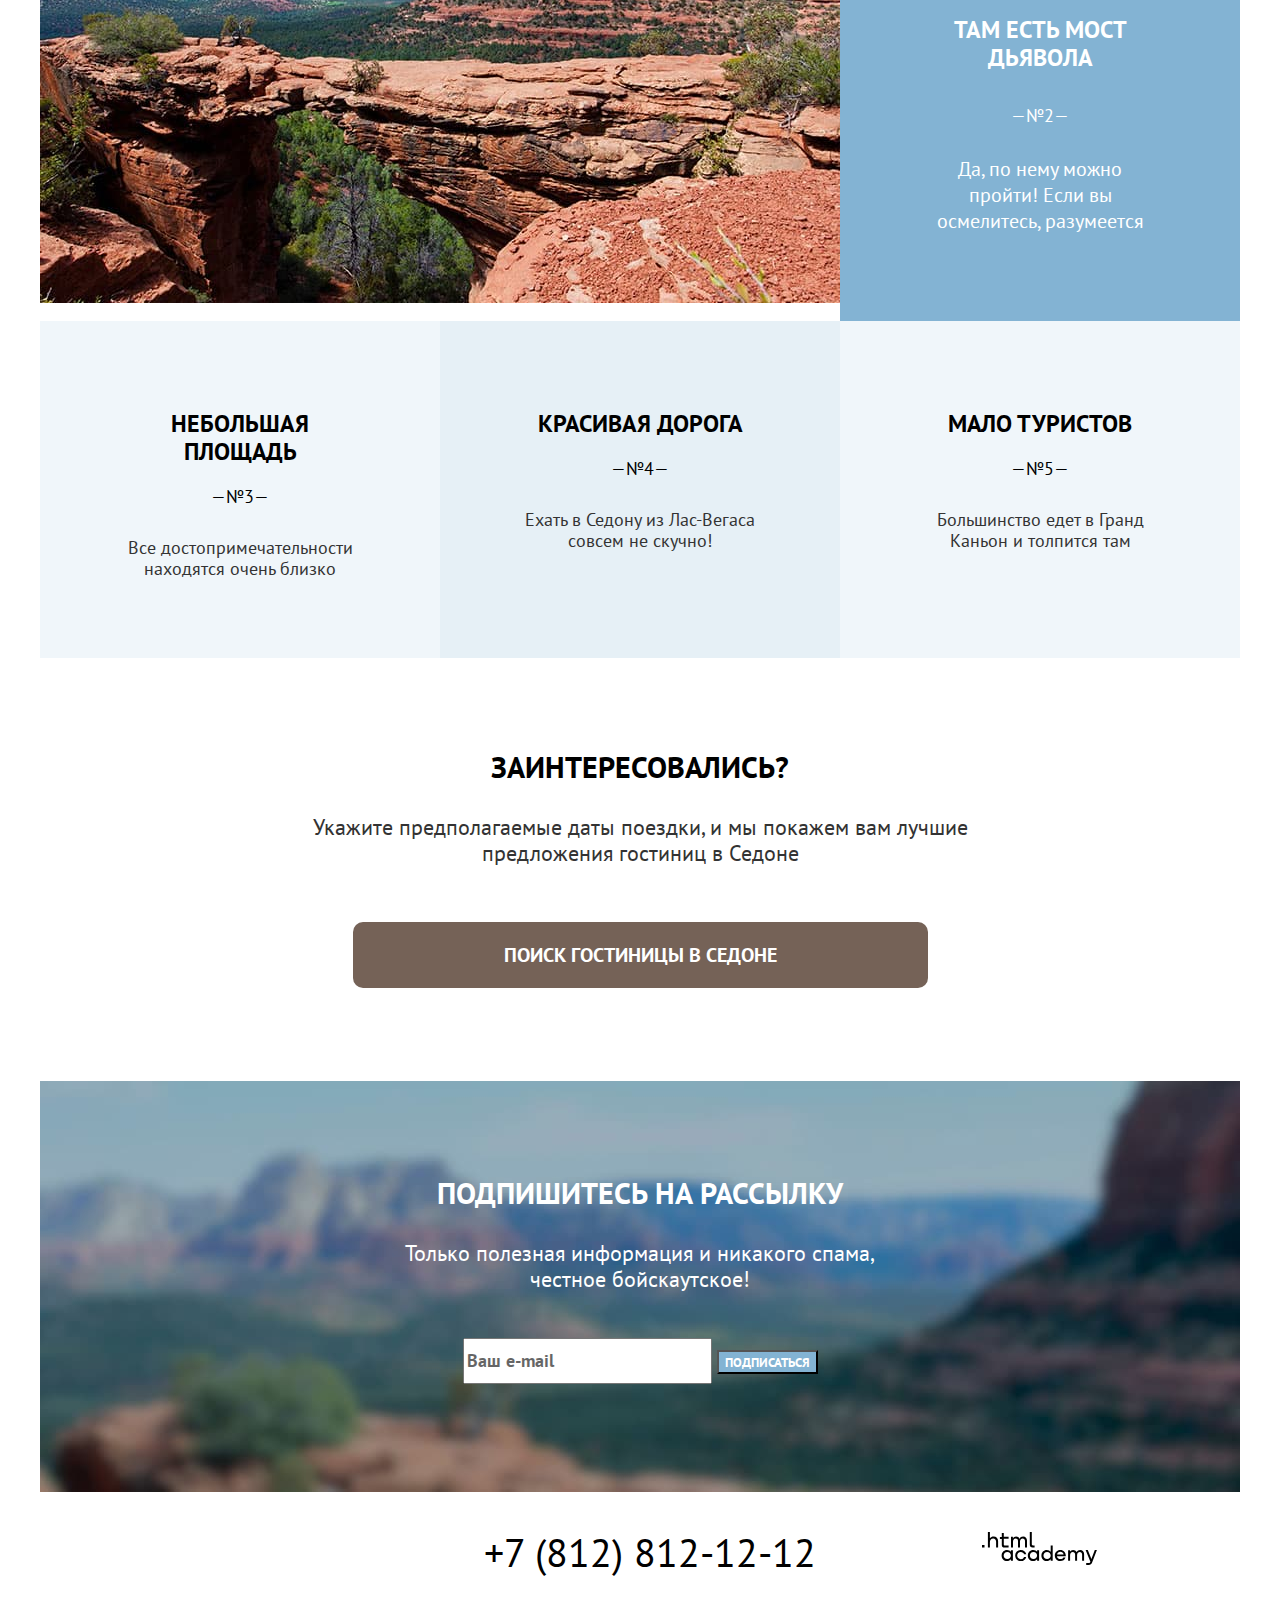
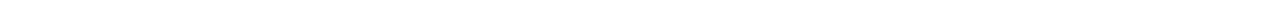
<file: 6/index.html>
<!DOCTYPE html>
<html lang="ru">
<head>
  <meta charset="utf-8">
  <title>HTML Academy: Седона</title>
  <link rel="stylesheet" href="styles/style.css">
  <base href="https://htmlacademy-htmlcss.github.io/1718789-sedona-33/6/">
</head>

<body>
  <header class="main-header">
    <nav class="main-nav">
      <a href="index.html" class="main-header__logo">
        <img src="image/logo/logo-header.svg" width="139" height="70" alt="Логотип сайта Гостиницы Седоны">
      </a>
      <ul class="main-nav__list">
        <li class="main-nav__item">
          <a class="main-nav__link main-nav__current" href="index.html">Главная</a>
        </li>
        <li class="main-nav__item">
          <a class="main-nav__link" href="#">О Седоне</a>
        </li>
        <li class="main-nav__item">
          <a class="main-nav__link" href="catalog.html">Гостиницы</a>
        </li>
      </ul>

      <ul class="main-nav__list user-nav__list">
        <li class="user-nav__item">
          <a class="user-nav__link" href="index.html"><span class="visually-hidden">Поиск</span></a>
        </li>
        <li class="user-nav__item">
          <a class="user-nav__link" href="#"><span class="visually-hidden">Закладки</span></a>
        </li>
        <li class="user-nav__item">
          <a class="user-nav__link__want" href="catalog.html">Хочу сюда</a>
        </li>
      </ul>
    </nav>
  </header>

  <main class="main main__container">
    <div class="page-container">
      <h1 class="main__title visually-hidden">Гостиницы Седоны</h1>
      <div class="main__logo">
        <img class="main__logo__img" src="image/logo/logo-main.svg" width="458" height="352" alt="Большой логотип гостиниц Седоны">
      </div>

      <div class="about-sedona">
        <h2 class="about-sedona__title">Седона — небольшой городок в Аризоне,
        заслуживающий большего!</h2>
        <p class="about-sedona__description">Рассмотрим 5 причин, по которым Седона круче, чем Гранд-Каньон!</p>
      </div>

      <section class="advantages">
        <h2 class="visually-hidden">Преимущества</h2>
        <ol class="advantages__list">
          <li class="advantages__item">
            <div class="advantages__banner">
              <div class="advantages__content">
                <h2 class="advantages__title">Настоящий<br>городок</h2>
                <span class="advantages__span">&mdash;№1&mdash;</span>
                <p class="advantages__desc">Седона — не аттракцион для туристов, там течёт своя жизнь</p>
              </div>
              <img src="image/advantages-1.jpg" width="800" height="384" alt="Фотография гостиницы">
            </div>
            <ul class="what-we-have__list">
              <li class="what-we-have__item what-we-have__item__blue">
                <h3 class="what-we-have__title">Жильё</h3>
                <p class="what-we-have__desc">Рекомендуем пожить в настоящем мотеле, всё как в кино!</p>
              </li>

              <li class="what-we-have__item">
                <h3 class="what-we-have__title">Еда</h3>
                <p class="what-we-have__desc">Всегда заказывайте топовый фирменный бургер, вы не разочаруетесь!</p>
              </li>

              <li class="what-we-have__item  what-we-have__item__blue">
                <h3 class="what-we-have__title">Сувениры</h3>
                <p class="what-we-have__desc">Не только китайского, но и настоящего местного производства!</p>
              </li>
            </ul>
          </li>

          <li class="advantages__item">
            <div class="advantages__banner-reverse">
              <div class="advantages__content">
                <h2 class="advantages__title">Там есть мост дьявола</h2>
                <span class="advantages__span">&mdash;№2&mdash;</span>
                <p class="advantages__desc">Да, по нему можно пройти! Если вы осмелитесь, разумеется</p>
              </div>
              <img src="image/advantages-2.jpg" width="800" height="384" alt="Фотогрфия местной достопримечательности Мост-дьявола">
            </div>
          </li>

          <li class="what-we-have__item what-we-have__item__blue">
            <h3 class="what-we-have__title">Небольшая площадь</h3>
            <span class="advantages__span">&mdash;№3&mdash;</span>
            <p class="what-we-have__desc">Все достопримечательности находятся очень близко</p>
          </li>

          <li class="what-we-have__item what-we-have__item__gray">
            <h3 class="what-we-have__title">Красивая дорога</h3>
            <span class="advantages__span">&mdash;№4&mdash;</span>
            <p class="what-we-have__desc">Ехать в Седону из Лас-Вегаса совсем не скучно!</p>
          </li>

          <li class="what-we-have__item what-we-have__item__blue">
            <h3 class="what-we-have__title">Мало туристов</h3>
            <span class="advantages__span">&mdash;№5&mdash;</span>
            <p class="what-we-have__desc">Большинство едет в Гранд Каньон и толпится там</p>
          </li>
        </ol>
      </section>

      <section class="hotel-search">
        <h2 class="hotel-search__title">Заинтересовались?</h2>
        <p class="hotel-search__desc">Укажите предполагаемые даты поездки, и мы покажем вам лучшие предложения гостиниц в Седоне
        </p>
        <a class="hotel-search__link" href="catalog.html">Поиск гостиницы в седоне</a>
      </section>

      <section class="mailing-main">
        <h2 class="mailing-main__title">Подпишитесь на рассылку</h2>
        <p class="mailing-main__desc">Только полезная информация и никакого спама,<br>честное бойскаутское!</p>
        <form class="mailing-form" action="https://echo.htmlacademy.ru/" method="POST">
          <input class="mailing__input" type="email" name="mailing-form" placeholder="Ваш e-mail">
          <button class="mailing__btn" type="submit">Подписаться</button>
        </form>
      </section>
      </div>
    </main>

  <footer class="footer">
    <div class="footer__container">
      <ul class="footer__social-list">
        <li class="footer__social-item">
          <a class="footer__social-btn" href="https://www.twitter.com/htmlacademy_ru">
            <span class="visually-hidden">twitter</span>
          </a>
        </li>
        <li class="footer__social-item">
          <a class="footer__social-btn" href="https://www.facebook.com/htmlacademy">
            <span class="visually-hidden">facebook</span>
          </a>
        </li>
        <li class="footer__social-item">
          <a class="footer__social-btn" href="https://www.youtube.com/HTMLacademyRUS">
            <span class="visually-hidden">youtube</span>
          </a>
        </li>
      </ul>

      <a class="footer__number" href="tel:+78128121212">+7 (812) 812-12-12</a>

      <a class="footer__htmlacademy-logo" href="https://www.htmlacademy.ru">
        <img src="image/logo/logo-htmlacademy-footer.svg" width="115" height="34" alt="Лого htmlacademy">
      </a>
    </div>
  </footer>

<!-- <section class="popup popup-hide">
  <h2 class="popup__title">Поиск гостиницы в Седоне</h2>
  <form class="form-popup" action="https://echo.htmlacademy.ru" method="POST">
    <label class="form-label" for="date__check-in">
      Дата заезда:
      <input class="popup__input" id="date__check-in" type="text" name="date__check-in" placeholder="27 апреля 2020">
    </label>

    <label class="form-label" for="date__exit">
      Дата выезда:
      <input class="popup__input" id="date__exit" type="text" name="date__exit" placeholder="1 сентября 2021">
    </label>


    <label class="form-label" for="adults">
      Взрослые:
      <input class="popup__input" id="adults" type="text" name="adults" placeholder="2">
    </label>

    <label class="form-label" for="kids">
      Дата заезда:
      <input class="popup__input" id="kids" type="text" name="kids" placeholder="1">
    </label>
    <button class="button__search" type="submit">Найти</button>
  </form>
  <button class="close-btn" type="button">
    <span class="visually-hidden">Закрыть</span>
  </button>
</section> -->
</body>

</html>
</file>
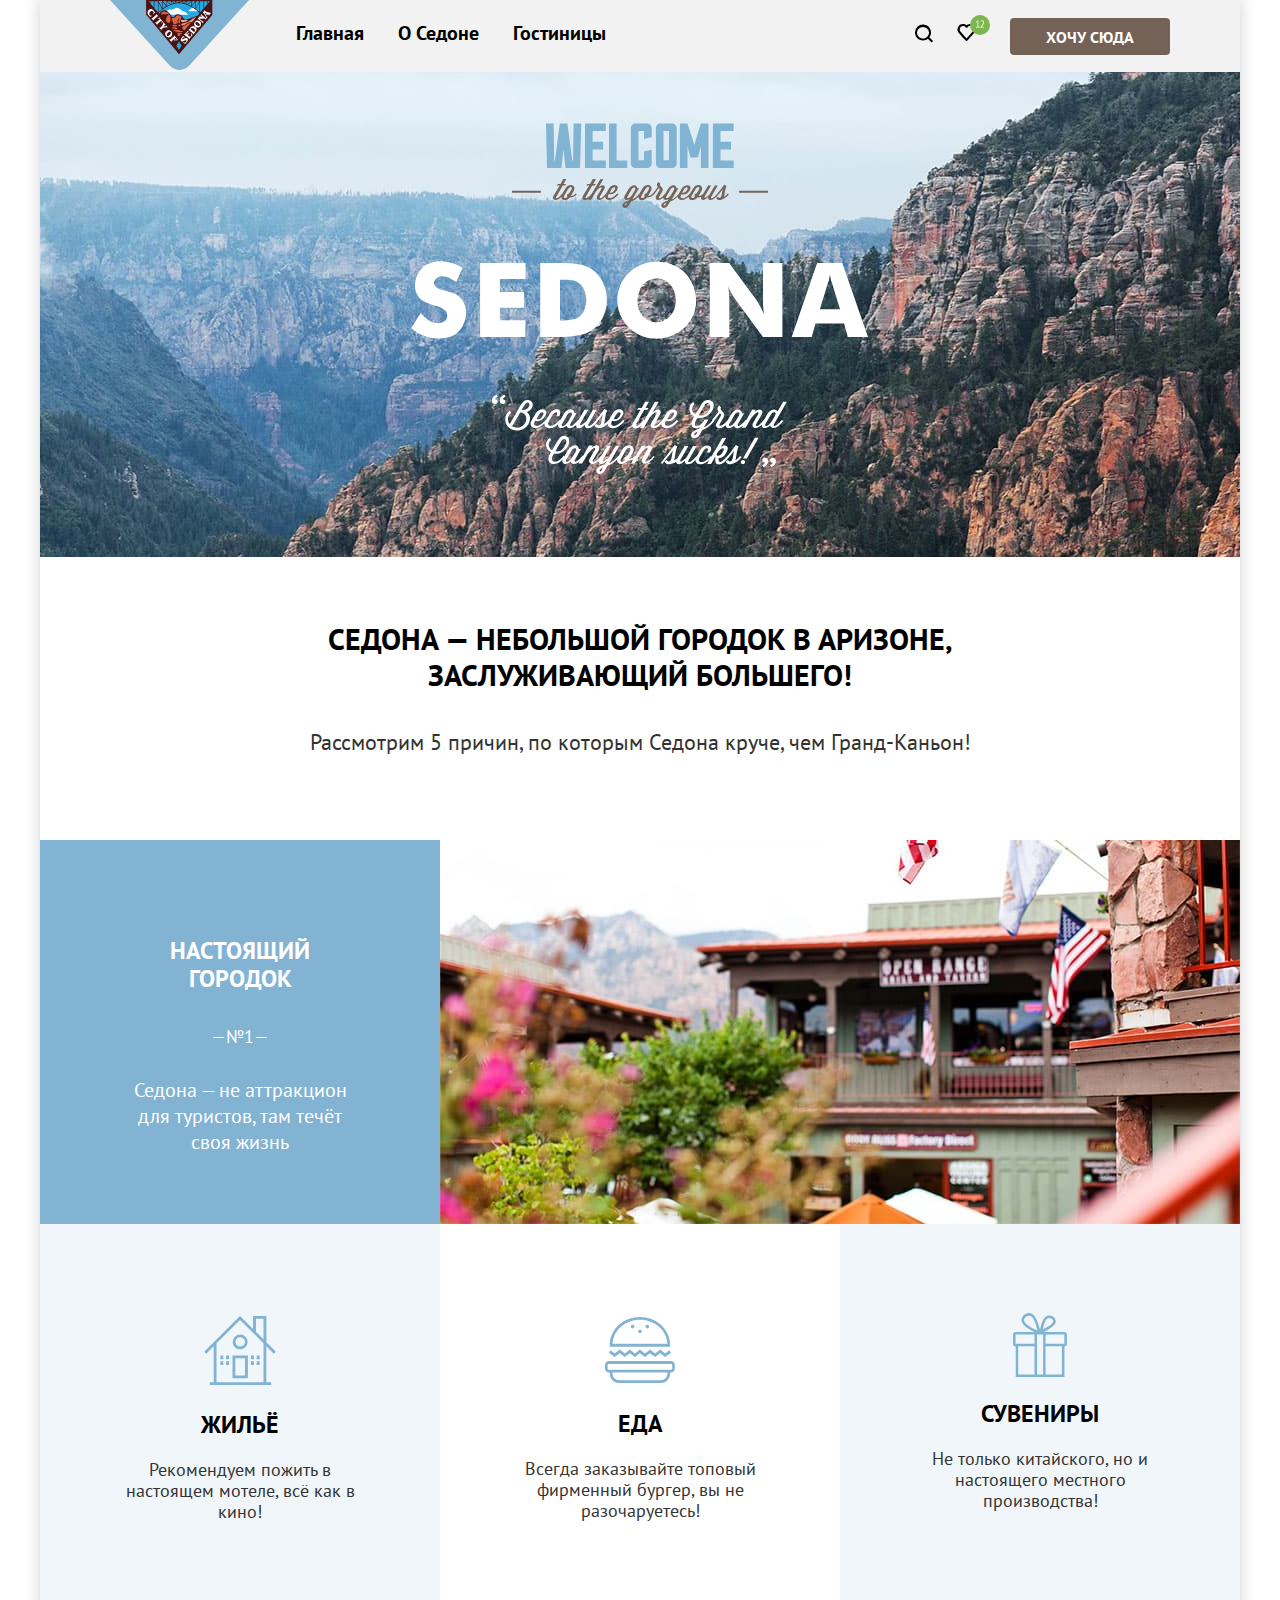
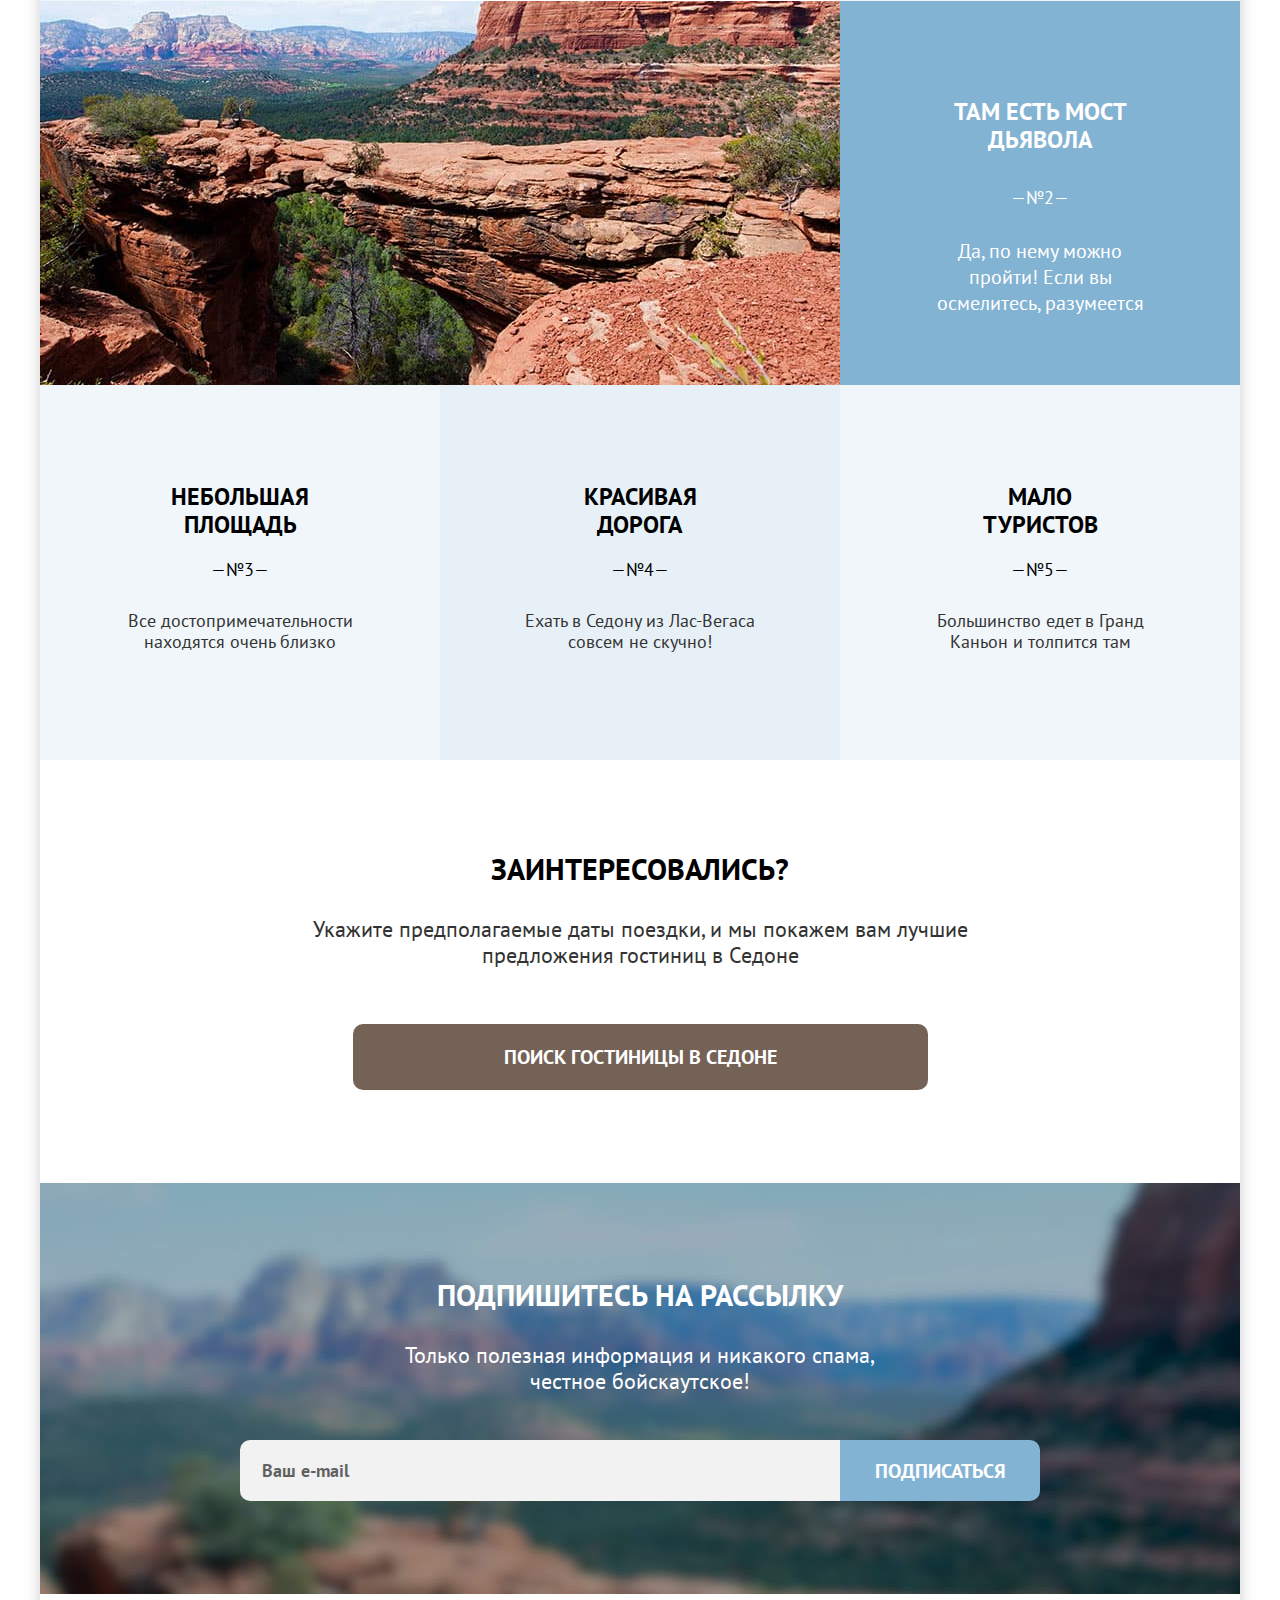
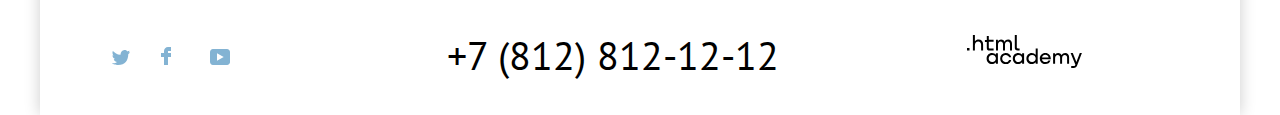
<file: 7/index.html>
<!DOCTYPE html>
<html lang="ru">
<head>
  <meta charset="utf-8">
  <title>HTML Academy: Седона</title>
  <link rel="stylesheet" href="styles/style.css">
  <base href="https://htmlacademy-htmlcss.github.io/1718789-sedona-33/7/">
</head>

<body>
  <div class="wrapper">
    <header class="main-header">
      <nav class="main-nav">
        <a href="index.html" class="main-header__logo">
          <img src="image/logo/logo-header.svg" width="139" height="70" alt="Логотип сайта Гостиницы Седоны">
        </a>
        <ul class="main-nav__list">
          <li class="main-nav__item">
            <a class="main-nav__link main-nav__current" href="index.html">Главная</a>
          </li>
          <li class="main-nav__item">
            <a class="main-nav__link" href="#">О Седоне</a>
          </li>
          <li class="main-nav__item">
            <a class="main-nav__link" href="catalog.html">Гостиницы</a>
          </li>
        </ul>

        <ul class="main-nav__list user-nav__list">
          <li class="user-nav__item">
            <a class="user-nav__link" href="index.html">
            <svg aria-hidden="true" focusable="false" width="20" height="19" fill="none" xmlns="http://www.w3.org/2000/svg"><path d="m19.03 17.05-3.71-3.7c1-1.3 1.7-3 1.7-4.9 0-4.4-3.61-8-8.02-8a8.12 8.12 0 0 0-8.03 8.1c0 4.4 3.61 8 8.03 8 1.8 0 3.5-.6 4.91-1.7l3.71 3.7 1.4-1.5ZM9 14.55c-3.31 0-6.02-2.7-6.02-6a6.03 6.03 0 0 1 12.03 0c0 3.3-2.7 6-6.01 6Z" fill="#000"/></svg>
            <span class="visually-hidden">Поиск</span></a>
          </li>
          <li class="user-nav__item">
            <a class="user-nav__link" href="#">
              <svg aria-hidden="true" focusable="false"  width="44" height="66" fill="none" xmlns="http://www.w3.org/2000/svg"><path d="M20.44 41c-.3 0-.6-.1-.8-.4-5.41-6.1-6.72-7.5-7.02-7.9a5.4 5.4 0 0 1 4.41-8.7c1.3 0 2.51.5 3.51 1.3a5.47 5.47 0 0 1 9.03 4.1c0 1.3-.5 2.5-1.3 3.4l-7.02 7.9c-.2.2-.4.3-.8.3Zm-6.01-9.5c.3.4 3.5 4 6.11 6.9l6.22-7c.5-.5.7-1.2.7-2 0-1.8-1.5-3.3-3.3-3.3-1 0-2.01.5-2.71 1.3-.3.3-.6.4-.9.4-.3 0-.6-.2-.8-.4-.71-.8-1.71-1.3-2.72-1.3-1.8 0-3.3 1.5-3.3 3.3-.1.9.3 1.6.7 2.1-.1 0-.1 0 0 0Z" fill="#000"/><rect x="24" y="15" width="20" height="20" rx="10" fill="#7DB54F"/><path d="M30.13 26.76h1.4v-4.84l.1-.59-.4.47-1.1.79-.38-.51 2.2-1.7h.36v6.38h1.37v.74h-3.55v-.74Zm7.83-4.67c0 .35-.07.72-.2 1.09a10.88 10.88 0 0 1-1.21 2.21c-.26.35-.52.69-.78 1.01l-.49.43v.04l.64-.11h2.18v.74h-3.98v-.29a33.15 33.15 0 0 0 1.17-1.32 15.09 15.09 0 0 0 1.25-1.83c.18-.32.32-.64.43-.95.1-.31.16-.61.16-.89 0-.33-.1-.6-.28-.81-.19-.22-.47-.33-.85-.33-.25 0-.5.05-.74.16-.24.1-.45.22-.62.35l-.33-.57c.23-.2.51-.36.83-.47.32-.11.66-.17 1.03-.17.29 0 .54.04.76.13a1.5 1.5 0 0 1 .91.9c.08.2.12.43.12.68Z" fill="#fff"/></svg>
              <span class="visually-hidden">Закладки</span></a>
          </li>
          <li class="user-nav__item">
            <button class="user-nav__btn__want" href="catalog.html">Хочу сюда</button>
          </li>
        </ul>
      </nav>
    </header>

  <main class="main main__container">
    <div class="page-container">
      <h1 class="main__title visually-hidden">Гостиницы Седоны</h1>
      <div class="main__logo">
        <img class="main__logo__img" src="image/logo/logo-main.svg" width="458" height="352" alt="Большой логотип гостиниц Седоны">
      </div>

      <div class="about-sedona">
        <h2 class="about-sedona__title">Седона — небольшой городок в Аризоне,
        заслуживающий большего!</h2>
        <p class="about-sedona__description">Рассмотрим 5 причин, по которым Седона круче, чем Гранд-Каньон!</p>
      </div>

      <section class="advantages">
        <h2 class="visually-hidden">Преимущества</h2>
        <ol class="advantages__list">
          <li class="advantages__item">
            <div class="advantages__banner">
              <div class="advantages__content">
                <h2 class="advantages__title">Настоящий<br>городок</h2>
                <span class="advantages__span">&mdash;№1&mdash;</span>
                <p class="advantages__desc">Седона — не аттракцион для туристов, там течёт своя жизнь</p>
              </div>
              <img src="image/advantages-1.jpg" width="800" height="384" alt="Фотография гостиницы">
            </div>
            <ul class="what-we-have__list">
              <li class="what-we-have__item what-we-have__item__blue">
                <svg class="what-we-have__svg" aria-hidden="true" focusable="false" width="72" height="75" fill="none" xmlns="http://www.w3.org/2000/svg" viewBox="0 0 75 72"><path d="M29.7 65h16V41.2h-16V65Zm2.9-20.9h10.1v18H32.6v-18Z" fill="#81B3D2"/><path d="m72.8 39.3 2.1-2.1-9.9-9.9V0H51.1v13.6L37.5 0 .2 37.2l2.1 2.1 7.8-7.8v37.6h-4V72H70v-2.9h-5.1V31.5l7.9 7.8ZM62 69.1H13V28.5L37.5 4.1 62 28.5v40.6Zm0-44.7-7.9-7.9V2.9H62v21.5Z" fill="#81B3D2"/><path d="M29.9 27.1c0 4.3 3.5 7.7 7.7 7.7 4.3 0 7.8-3.5 7.8-7.7 0-4.3-3.5-7.7-7.8-7.7a7.7 7.7 0 0 0-7.7 7.7Zm7.8-5a5 5 0 0 1 5 4.9c0 2.7-2.2 4.9-5 4.9a5 5 0 0 1-5-4.9c0-2.7 2.2-4.9 5-4.9ZM20.1 41.2h-3v3.9h3v-3.9ZM26 41.2h-3v3.9h3v-3.9ZM20.1 47.2h-3v3.9h3v-3.9ZM26 47.2h-3v3.9h3v-3.9ZM52 41.2h-3v3.9h3v-3.9ZM57.9 41.2h-3v3.9h3v-3.9ZM52 47.2h-3v3.9h3v-3.9ZM57.9 47.2h-3v3.9h3v-3.9Z" fill="#81B3D2"/></svg>
                <h3 class="what-we-have__title">Жильё</h3>
                <p class="what-we-have__desc">Рекомендуем пожить в настоящем мотеле, всё как в кино!</p>
              </li>

              <li class="what-we-have__item">
                <svg class="what-we-have__svg" aria-hidden="true" focusable="false" width="70" height="74" fill="none" xmlns="http://www.w3.org/2000/svg" viewBox="0 0 74 70"><path d="M69.9 46.7H4.1C1.8 46.7 0 48.6 0 51v3.5c0 2.4 1.9 4.3 4.1 4.3H5v1.1C5 65.4 9.3 70 14.6 70h44.6c5.3 0 9.6-4.5 9.6-10.1v-1.1h.9c2.3 0 4.1-1.9 4.1-4.3V51a4 4 0 0 0-3.9-4.3ZM66 59.9c0 3.9-3 7-6.7 7H14.6c-3.7 0-6.7-3.2-6.7-7v-1.1H66v1.1Zm5.1-5.4c0 .7-.6 1.3-1.2 1.3H4c-.7 0-1.2-.6-1.2-1.3V51c0-.7.6-1.3 1.2-1.3h65.8c.7 0 1.2.6 1.2 1.3.1 0 .1 3.5.1 3.5ZM15.6 38.4l5.4 4.1 5.3-4.1 5.3 4.1 5.3-4.1 5.4 4.1 5.3-4.1 5.3 4.1 5.4-4.1 5.3 4.1 6.2-4.7-1.7-2.5-4.5 3.4-5.3-4.1-5.4 4.1-5.3-4.1-5.3 4.1-5.4-4.1-5.3 4.1-5.3-4.1-5.3 4.1-5.4-4.1-5.3 4.1-4.5-3.4-1.7 2.5 6.2 4.7 5.3-4.1ZM8 31.5h60.8c0-.6.1-1.2.1-1.9v-1.2C68.2 12.7 54.2 0 37 0 19.7 0 5.7 12.7 5 28.5v1.2c0 .6 0 1.3.1 1.9H8v-.1ZM37 3c15.6 0 28.4 11.3 29 25.5H8C8.6 14.4 21.4 3 37 3Z" fill="#81B3D2"/><path d="M37 17.3c1.05 0 1.9-.9 1.9-2s-.85-2-1.9-2c-1.05 0-1.9.9-1.9 2s.85 2 1.9 2ZM29.2 12.2c1.05 0 1.9-.9 1.9-2s-.85-2-1.9-2c-1.05 0-1.9.9-1.9 2s.85 2 1.9 2ZM44.7 12.2c1.05 0 1.9-.9 1.9-2s-.85-2-1.9-2c-1.05 0-1.9.9-1.9 2s.85 2 1.9 2Z" fill="#81B3D2"/></svg>
                <h3 class="what-we-have__title">Еда</h3>
                <p class="what-we-have__desc">Всегда заказывайте топовый фирменный бургер, вы не разочаруетесь!</p>
              </li>

              <li class="what-we-have__item  what-we-have__item__blue">
                <svg class="what-we-have__svg" aria-hidden="true" focusable="false" width="76" height="64" fill="none" xmlns="http://www.w3.org/2000/svg" viewBox="0 0 64 76"><path d="M61.1 22.5H36.3c13.8-6.9 14.9-11.3 14.4-13.7-1.2-4-5.7-7-10-5.4-5.6 2.1-7.1 10.4-8.6 16.4-2-6.1-3.8-13.8-8.2-17.7-1.3-1.1-3.1-2.3-5.8-2-4 .4-9.8 5.4-7.5 11 2.3 5.4 9.7 8.8 14.6 11.5H2.9A2.9 2.9 0 0 0 0 25.5v11.3c0 1.6 1.3 2.9 2.9 2.9h.3V76H61V39.6h.1c1.6 0 2.9-1.3 2.9-2.9V25.4c0-1.6-1.3-2.9-2.9-2.9ZM42.4 5.9c2.1-.3 5 1.3 5.3 3.2.4 2.8-3.4 5.3-5.1 6.4-2.5 1.7-4.9 2.6-7.3 4.1.9-3.7 2.5-13 7.1-13.7Zm-22.9 10c-2.2-1.5-6.5-4.4-6.4-7.8.1-3.6 5.7-6.6 8.8-3.9 3.9 3.4 5.7 11.1 7.1 16.6-3.2-1.5-6.3-2.8-9.5-4.9Zm6 57.1H6.1V39.6h19.4V73Zm0-36.5H3v-11h22.5v11Zm10.2 0V73h-7.2V25.6h7.2v10.9ZM58 73H38.6V39.6H58V73Zm2.9-36.5H38.6v-11h22.3v11Z" fill="#81B3D2"/></svg>
                <h3 class="what-we-have__title">Сувениры</h3>
                <p class="what-we-have__desc">Не только китайского, но и настоящего местного производства!</p>
              </li>
            </ul>
          </li>

          <li class="advantages__item">
            <div class="advantages__banner-reverse">
              <div class="advantages__content">
                <h2 class="advantages__title">Там есть мост дьявола</h2>
                <span class="advantages__span">&mdash;№2&mdash;</span>
                <p class="advantages__desc">Да, по нему можно пройти! Если вы осмелитесь, разумеется</p>
              </div>
              <img src="image/advantages-2.jpg" width="800" height="384" alt="Фотогрфия местной достопримечательности Мост-дьявола">
            </div>
          </li>

          <li class="what-we-have__item what-we-have__item__blue what-we-have__item__advantages">
            <h3 class="what-we-have__title">Небольшая площадь</h3>
            <span class="advantages__span">&mdash;№3&mdash;</span>
            <p class="what-we-have__desc">Все достопримечательности находятся очень близко</p>
          </li>

          <li class="what-we-have__item what-we-have__item__gray what-we-have__item__advantages">
            <h3 class="what-we-have__title">Красивая<br> дорога</h3>
            <span class="advantages__span">&mdash;№4&mdash;</span>
            <p class="what-we-have__desc">Ехать в Седону из Лас-Вегаса совсем не скучно!</p>
          </li>

          <li class="what-we-have__item what-we-have__item__blue what-we-have__item__advantages">
            <h3 class="what-we-have__title">Мало<br> туристов</h3>
            <span class="advantages__span">&mdash;№5&mdash;</span>
            <p class="what-we-have__desc">Большинство едет в Гранд Каньон и толпится там</p>
          </li>
        </ol>
      </section>

      <section class="hotel-search">
        <h2 class="hotel-search__title">Заинтересовались?</h2>
        <p class="hotel-search__desc">Укажите предполагаемые даты поездки, и мы покажем вам лучшие предложения гостиниц в Седоне
        </p>
        <a class="hotel-search__link" href="catalog.html">Поиск гостиницы в седоне</a>
      </section>

      <section class="mailing-main">
        <h2 class="mailing-main__title">Подпишитесь на рассылку</h2>
        <p class="mailing-main__desc">Только полезная информация и никакого спама,<br>честное бойскаутское!</p>
        <form class="mailing-form" action="https://echo.htmlacademy.ru/" method="POST">
          <input class="mailing__input" type="email" name="mailing-form" placeholder="Ваш e-mail">
          <button class="mailing__btn" type="submit">Подписаться</button>
        </form>
      </section>
      </div>

    </main>

  <footer class="footer">
    <div class="footer__container">
      <ul class="footer__social-list">
        <li class="footer__social-item">
          <a class="footer__social-btn" href="https://www.twitter.com/htmlacademy_ru">
            <svg aria-hidden="true" focusable="false" width="18" height="15" fill="none" xmlns="http://www.w3.org/2000/svg"><path d="M11.6.2c1.8-.5 3.2.3 3.8 1.2.7-.2 1.4-.5 2.1-.7 0 .9-.6 1.5-.9 1.8.7.1 1.4-.6 1.4-.6-.2 1-1.1 1.8-1.7 2C16.1 10.7 13 15.1 5.7 15h-.5c-.4 0-4.4-.5-5.2-1.9 2.4.2 4.1-.4 5-1.2-1-.3-2.9-.4-3.2-2.9.4.1.6.2 1.3.1C1.8 8.3.4 7.5.5 5.3c.3.3 1.1.5 1.4.5C1.1 5.6-.2 2.5.9.9c1.9 1.9 4 3.6 7.6 3.8C8.7 2.3 9.7.8 11.6.2Z" fill="#83B3D3"/></svg>
            <span class="visually-hidden">twitter</span>
          </a>
        </li>
        <li class="footer__social-item">
          <a class="footer__social-btn" href="https://www.facebook.com/htmlacademy">
            <svg aria-hidden="true" focusable="false" width="10" height="18" fill="none" xmlns="http://www.w3.org/2000/svg"><path d="M7 0C4.8 0 3 1.8 3 4v2H0v4h3v8h4v-8h3V6H7V4h3V0H7Z" fill="#83B3D3"/></svg>
            <span class="visually-hidden">facebook</span>
          </a>
        </li>
        <li class="footer__social-item">
          <a class="footer__social-btn" href="https://www.youtube.com/HTMLacademyRUS">
            <svg aria-hidden="true" focusable="false" width="20" height="16" fill="none" xmlns="http://www.w3.org/2000/svg"><path d="M17 0H2.9C1.2 0 0 1.5 0 3.2v9.5C0 14.5 1.2 16 2.9 16h14.3c1.5 0 2.9-1.5 2.9-3.2V3.2C19.9 1.5 18.7 0 17 0ZM7 11.8V4.2L13.7 8 7 11.8Z" fill="#83B3D3"/></svg>
            <span class="visually-hidden">youtube</span>
          </a>
        </li>
      </ul>

      <a class="footer__number" href="tel:+78128121212">+7 (812) 812-12-12</a>

      <a class="footer__htmlacademy-logo" href="https://www.htmlacademy.ru">
        <img src="image/logo/logo-htmlacademy-footer.svg" width="115" height="34" alt="Лого htmlacademy">
      </a>
    </div>
  </footer>

<!-- <section class="popup popup-hide">
  <h2 class="popup__title">Поиск гостиницы в Седоне</h2>
  <form class="form-popup" action="https://echo.htmlacademy.ru" method="POST">
    <label class="form-label" for="date__check-in">
      Дата заезда:
      <input class="popup__input" id="date__check-in" type="text" name="date__check-in" placeholder="27 апреля 2020">
    </label>

    <label class="form-label" for="date__exit">
      Дата выезда:
      <input class="popup__input" id="date__exit" type="text" name="date__exit" placeholder="1 сентября 2021">
    </label>


    <label class="form-label" for="adults">
      Взрослые:
      <input class="popup__input" id="adults" type="text" name="adults" placeholder="2">
    </label>

    <label class="form-label" for="kids">
      Дата заезда:
      <input class="popup__input" id="kids" type="text" name="kids" placeholder="1">
    </label>
    <button class="button__search" type="submit">Найти</button>
  </form>
  <button class="close-btn" type="button">
    <span class="visually-hidden">Закрыть</span>
  </button>
</section> -->
</div>
</body>

</html>
</file>
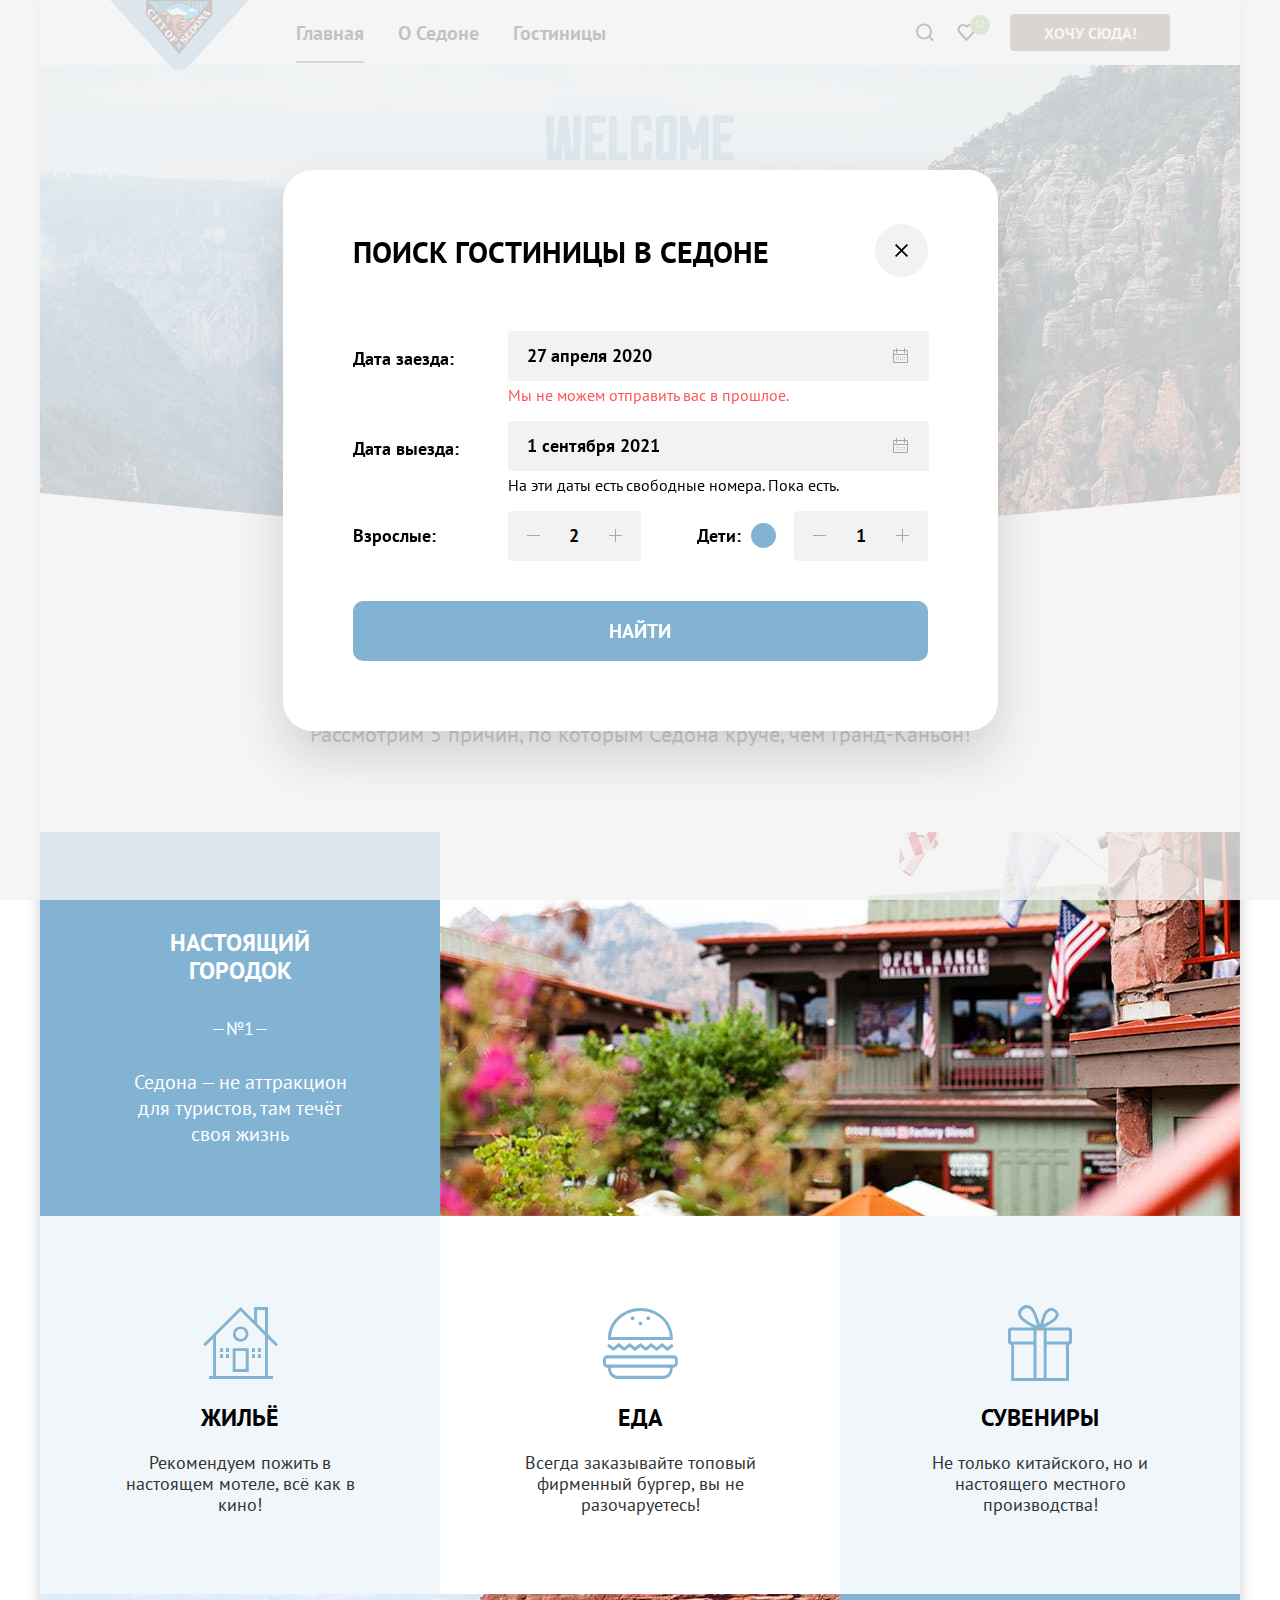
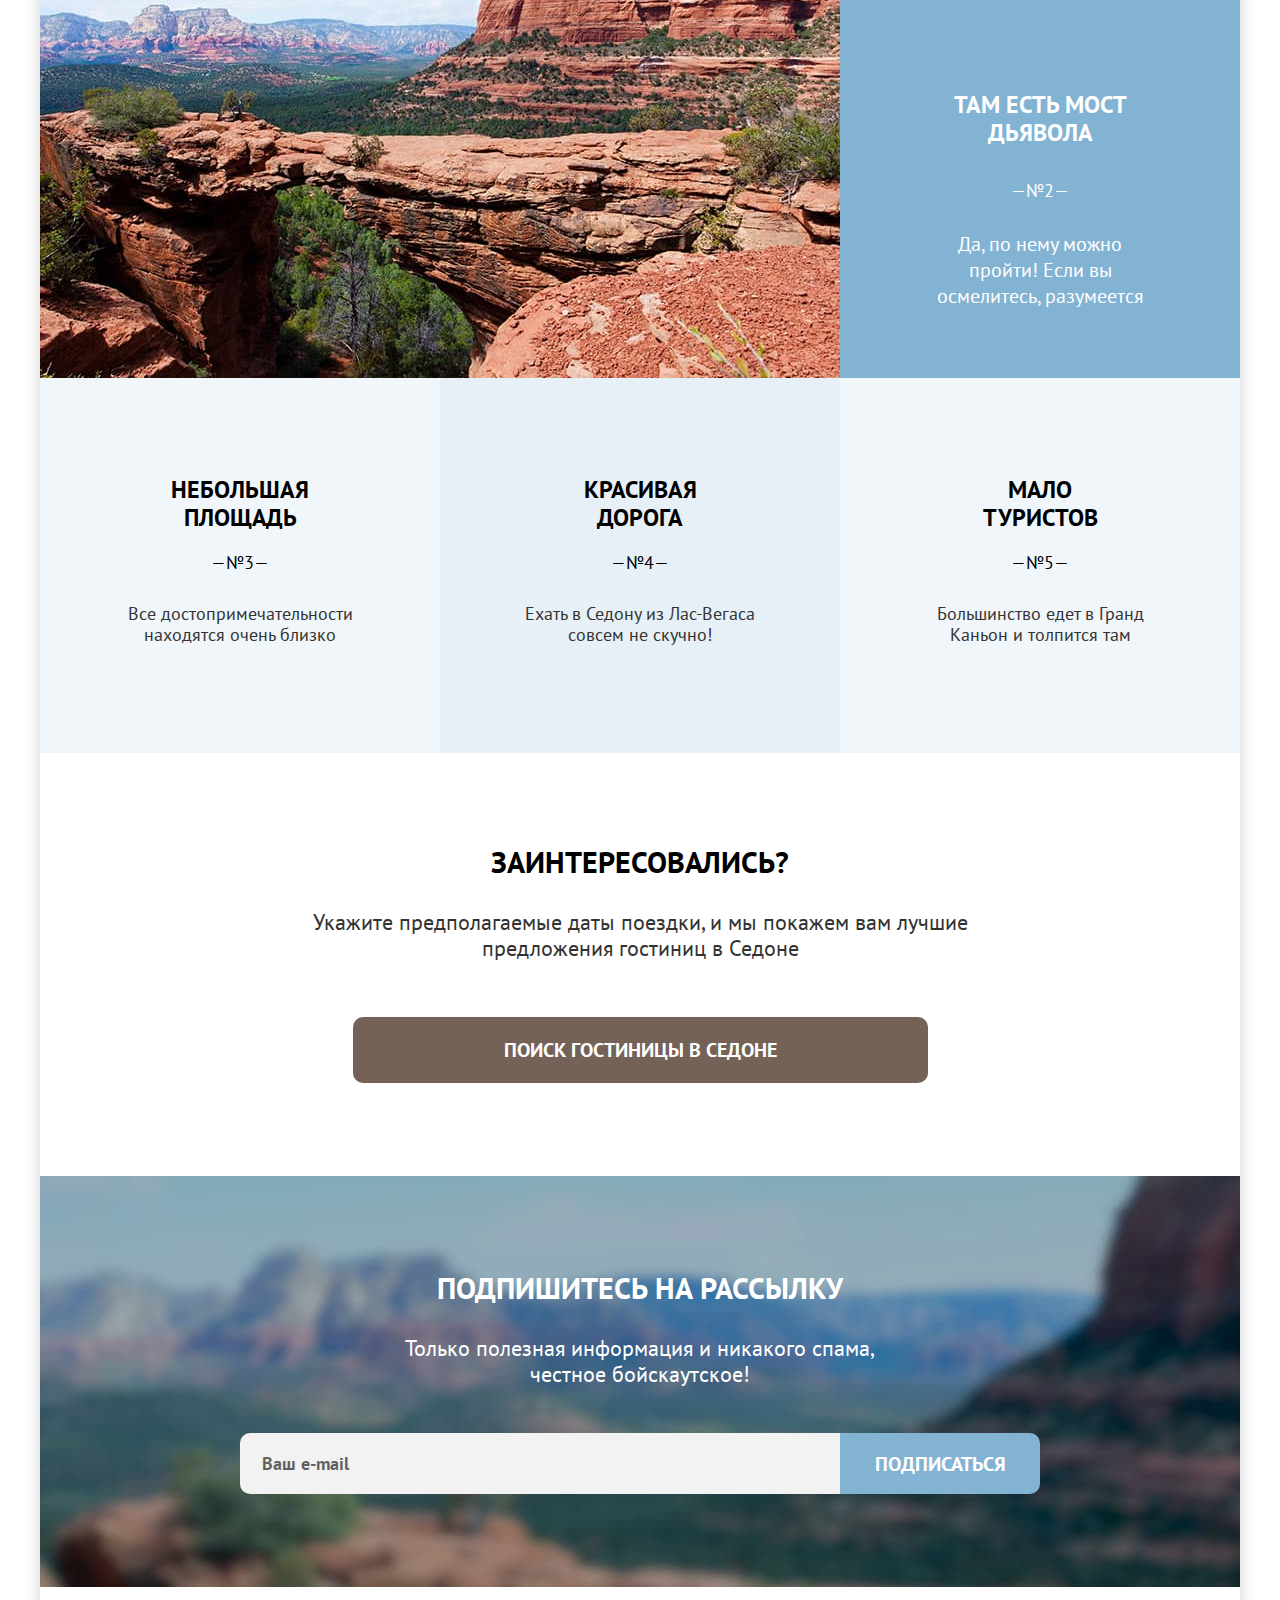
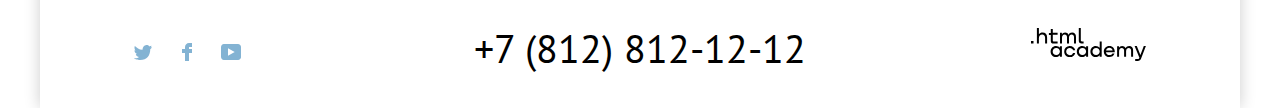
<file: 8/index.html>
<!DOCTYPE html>
<html lang="ru">
<head>
  <meta charset="utf-8">
  <title>HTML Academy: Седона</title>
  <link rel="stylesheet" href="styles/style.css">
  <base href="https://htmlacademy-htmlcss.github.io/1718789-sedona-33/8/">
</head>

<body>
  <div class="wrapper">
    <header class="main-header">
      <nav class="main-nav">
        <a href="index.html" class="main-header__logo">
          <img src="image/logo/logo-header.svg" width="139" height="70" alt="Логотип сайта Гостиницы Седоны">
        </a>
        <ul class="main-nav__list">
          <li class="main-nav__item main-nav__item-current">
            <a class="main-nav__link main-nav__link-current" href="index.html">Главная</a>
          </li>
          <li class="main-nav__item">
            <a class="main-nav__link" href="#">О Седоне</a>
          </li>
          <li class="main-nav__item">
            <a class="main-nav__link" href="catalog.html">Гостиницы</a>
          </li>
        </ul>

        <ul class="main-nav__list user-nav__list">
          <li class="user-nav__item">
            <a class="user-nav__link" href="index.html">
              <svg class="nav__icon" width="42" height="66" viewBox="0 0 42 66" fill="none" xmlns="http://www.w3.org/2000/svg">
                <path d="M30.0257 40.05L26.3152 36.35C27.318 35.05 28.02 33.35 28.02 31.45C28.02 27.05 24.4098 23.45 19.9973 23.45C15.5848 23.45 11.9746 27.15 11.9746 31.55C11.9746 35.95 15.5848 39.55 19.9973 39.55C21.8024 39.55 23.5072 38.95 24.9112 37.85L28.6217 41.55L30.0257 40.05ZM19.9973 37.55C16.6879 37.55 13.9803 34.85 13.9803 31.55C13.9803 28.25 16.6879 25.55 19.9973 25.55C23.3067 25.55 26.0143 28.25 26.0143 31.55C26.0143 34.85 23.3067 37.55 19.9973 37.55Z" fill="black"/>
              </svg>
            <span class="visually-hidden">Поиск</span></a>
          </li>
          <li class="user-nav__item">
            <a class="user-nav__link" href="#">
              <svg class="nav__icon" aria-hidden="true" focusable="false"  width="44" height="66" fill="none" xmlns="http://www.w3.org/2000/svg"><path d="M20.44 41c-.3 0-.6-.1-.8-.4-5.41-6.1-6.72-7.5-7.02-7.9a5.4 5.4 0 0 1 4.41-8.7c1.3 0 2.51.5 3.51 1.3a5.47 5.47 0 0 1 9.03 4.1c0 1.3-.5 2.5-1.3 3.4l-7.02 7.9c-.2.2-.4.3-.8.3Zm-6.01-9.5c.3.4 3.5 4 6.11 6.9l6.22-7c.5-.5.7-1.2.7-2 0-1.8-1.5-3.3-3.3-3.3-1 0-2.01.5-2.71 1.3-.3.3-.6.4-.9.4-.3 0-.6-.2-.8-.4-.71-.8-1.71-1.3-2.72-1.3-1.8 0-3.3 1.5-3.3 3.3-.1.9.3 1.6.7 2.1-.1 0-.1 0 0 0Z" fill="#000"/><rect x="24" y="15" width="20" height="20" rx="10" fill="#7DB54F"/><path  d="M30.13 26.76h1.4v-4.84l.1-.59-.4.47-1.1.79-.38-.51 2.2-1.7h.36v6.38h1.37v.74h-3.55v-.74Zm7.83-4.67c0 .35-.07.72-.2 1.09a10.88 10.88 0 0 1-1.21 2.21c-.26.35-.52.69-.78 1.01l-.49.43v.04l.64-.11h2.18v.74h-3.98v-.29a33.15 33.15 0 0 0 1.17-1.32 15.09 15.09 0 0 0 1.25-1.83c.18-.32.32-.64.43-.95.1-.31.16-.61.16-.89 0-.33-.1-.6-.28-.81-.19-.22-.47-.33-.85-.33-.25 0-.5.05-.74.16-.24.1-.45.22-.62.35l-.33-.57c.23-.2.51-.36.83-.47.32-.11.66-.17 1.03-.17.29 0 .54.04.76.13a1.5 1.5 0 0 1 .91.9c.08.2.12.43.12.68Z" fill="#fff"/></svg>
              <span class="visually-hidden">Закладки</span></a>
          </li>
          <li class="user-nav__btn">
            <a class="user-nav__btn__want" href="catalog.html">Хочу сюда!</a>
          </li>
        </ul>
      </nav>
    </header>

  <main class="main main__container">
    <div class="page-container">
      <h1 class="main__title visually-hidden">Гостиницы Седоны</h1>
      <div class="main__logo">
        <img class="main__logo__img" src="image/logo/logo-main.svg" width="458" height="352" alt="Большой логотип гостиниц Седоны">
      </div>

      <div class="about-sedona">
        <h2 class="about-sedona__title">Седона — небольшой городок в Аризоне,
        заслуживающий большего!</h2>
        <p class="about-sedona__description">Рассмотрим 5 причин, по которым Седона круче, чем Гранд-Каньон!</p>
      </div>

      <section class="advantages">
        <h2 class="visually-hidden">Преимущества</h2>
        <ol class="advantages__list">
          <li class="advantages__item">
            <div class="advantages__banner">
              <div class="advantages__content">
                <h2 class="advantages__title">Настоящий<br>городок</h2>
                <span class="advantages__span">&mdash;№1&mdash;</span>
                <p class="advantages__desc">Седона — не аттракцион для туристов, там течёт своя жизнь</p>
              </div>
              <img src="image/advantages-1.jpg" width="800" height="384" alt="Фотография гостиницы">
            </div>
            <ul class="what-we-have__list">
              <li class="what-we-have__item what-we-have__item__blue">
                <h3 class="what-we-have__title">Жильё</h3>
                <div class="what-we-have__item-icon what-we-have__item-house"></div>
                <p class="what-we-have__desc">Рекомендуем пожить в настоящем мотеле, всё как в кино!</p>
              </li>

              <li class="what-we-have__item">
                <h3 class="what-we-have__title">Еда</h3>
                <div class="what-we-have__item-icon what-we-have__item-burger"></div>
                <p class="what-we-have__desc">Всегда заказывайте топовый фирменный бургер, вы не разочаруетесь!</p>
              </li>

              <li class="what-we-have__item  what-we-have__item__blue">
                <h3 class="what-we-have__title">Сувениры</h3>
                <div class="what-we-have__item-icon what-we-have__item-gift"></div>
                <p class="what-we-have__desc">Не только китайского, но и настоящего местного производства!</p>
              </li>
            </ul>
          </li>

          <li class="advantages__item">
            <div class="advantages__banner-reverse">
              <div class="advantages__content">
                <h2 class="advantages__title">Там есть мост дьявола</h2>
                <span class="advantages__span">&mdash;№2&mdash;</span>
                <p class="advantages__desc">Да, по нему можно пройти! Если вы осмелитесь, разумеется</p>
              </div>
              <img src="image/advantages-2.jpg" width="800" height="384" alt="Фотогрфия местной достопримечательности Мост-дьявола">
            </div>
          </li>

          <li class="what-we-have__item what-we-have__item__blue what-we-have__item__advantages">
            <h3 class="what-we-have__title">Небольшая площадь</h3>
            <span class="advantages__span">&mdash;№3&mdash;</span>
            <p class="what-we-have__desc">Все достопримечательности находятся очень близко</p>
          </li>

          <li class="what-we-have__item what-we-have__item__gray what-we-have__item__advantages">
            <h3 class="what-we-have__title">Красивая<br> дорога</h3>
            <span class="advantages__span">&mdash;№4&mdash;</span>
            <p class="what-we-have__desc">Ехать в Седону из Лас-Вегаса совсем не скучно!</p>
          </li>

          <li class="what-we-have__item what-we-have__item__blue what-we-have__item__advantages">
            <h3 class="what-we-have__title">Мало<br> туристов</h3>
            <span class="advantages__span">&mdash;№5&mdash;</span>
            <p class="what-we-have__desc">Большинство едет в Гранд Каньон и толпится там</p>
          </li>
        </ol>
      </section>

      <section class="hotel-search">
        <h2 class="hotel-search__title">Заинтересовались?</h2>
        <p class="hotel-search__desc">Укажите предполагаемые даты поездки, и мы покажем вам лучшие предложения гостиниц в Седоне
        </p>
        <a class="hotel-search__link" href="catalog.html">Поиск гостиницы в седоне</a>
      </section>

      <section class="mailing-main">
        <h2 class="mailing-main__title">Подпишитесь на рассылку</h2>
        <p class="mailing-main__desc">Только полезная информация и никакого спама,<br>честное бойскаутское!</p>
        <form class="mailing-form" action="https://echo.htmlacademy.ru/" method="POST">
          <input class="mailing__input" type="email" name="mailing-form" placeholder="Ваш e-mail">
          <button class="mailing__btn" type="submit">Подписаться</button>
        </form>
      </section>
      </div>

    </main>

    <footer class="footer">
      <div class="footer__container">
        <section class="footer__social-contacts">
          <ul class="footer__social-list">
            <li class="footer__social-item">
              <a class="footer__social-btn" href="https://www.twitter.com/htmlacademy_ru">
                <svg class="footer__svg" aria-hidden="true" focusable="false" width="18" height="15" fill="none" xmlns="http://www.w3.org/2000/svg"><path d="M11.6.2c1.8-.5 3.2.3 3.8 1.2.7-.2 1.4-.5 2.1-.7 0 .9-.6 1.5-.9 1.8.7.1 1.4-.6 1.4-.6-.2 1-1.1 1.8-1.7 2C16.1 10.7 13 15.1 5.7 15h-.5c-.4 0-4.4-.5-5.2-1.9 2.4.2 4.1-.4 5-1.2-1-.3-2.9-.4-3.2-2.9.4.1.6.2 1.3.1C1.8 8.3.4 7.5.5 5.3c.3.3 1.1.5 1.4.5C1.1 5.6-.2 2.5.9.9c1.9 1.9 4 3.6 7.6 3.8C8.7 2.3 9.7.8 11.6.2Z" fill="#83B3D3"/></svg>
                <span class="visually-hidden">twitter</span>
              </a>
            </li>
            <li class="footer__social-item">
              <a class="footer__social-btn" href="https://www.facebook.com/htmlacademy">
                <svg class="footer__svg" aria-hidden="true" focusable="false" width="10" height="18" fill="none" xmlns="http://www.w3.org/2000/svg" ><path d="M7 0C4.8 0 3 1.8 3 4v2H0v4h3v8h4v-8h3V6H7V4h3V0H7Z" fill="#83B3D3"/></svg>
                <span class="visually-hidden">facebook</span>
              </a>
            </li>
            <li class="footer__social-item">
              <a class="footer__social-btn" href="https://www.youtube.com/HTMLacademyRUS">
                <svg class="footer__svg" aria-hidden="true" focusable="false" width="20" height="16" fill="none" xmlns="http://www.w3.org/2000/svg"><path d="M17 0H2.9C1.2 0 0 1.5 0 3.2v9.5C0 14.5 1.2 16 2.9 16h14.3c1.5 0 2.9-1.5 2.9-3.2V3.2C19.9 1.5 18.7 0 17 0ZM7 11.8V4.2L13.7 8 7 11.8Z" fill="#83B3D3"/></svg>
                <span class="visually-hidden">youtube</span>
              </a>
            </li>
          </ul>
        </section>

        <address class="footer__contacts">
          <a class="footer__number" href="tel:+78128121212">+7 (812) 812-12-12</a>
        </address>

        <div class="footer__link-container">
          <a class="footer__htmlacademy-logo" href="https://www.htmlacademy.ru">
            <svg class="footer__logo__svg" width="115" height="34" fill="none" xmlns="http://www.w3.org/2000/svg"><path d="M0 12.9v2.6h2.5v-2.6H0ZM11.6 4.5c-1.6 0-2.8.7-3.6 1.7h-.1V0h-2v15.5h2v-5.3c0-2.1 1.3-3.6 3.3-3.6 1.8 0 2.9 1.4 2.9 3.2v5.7h2V9.4c.1-3-1.8-4.9-4.5-4.9ZM26.6 4.8h-4.8V1.1h-2v3.8h-1.9v2h1.9v6c0 1.7 1 2.7 2.7 2.7h4.1v-2h-3.7c-.7 0-1.1-.4-1.1-1.1V6.8h4.8v-2ZM41.1 4.6c-1.6 0-2.9.8-3.5 2.1h-.1c-.6-1.2-1.8-2.1-3.4-2.1-1.4 0-2.5.8-3.1 1.8h-.1V4.8H29v10.6h2V10c0-2 1-3.5 2.6-3.5 1.5 0 2.4 1 2.4 2.6v6.3h2V9.8c0-2.4 1.4-3.3 2.6-3.3 1.5 0 2.4 1 2.4 2.6v6.3h2V8.9c.1-2.5-1.4-4.3-3.9-4.3ZM47.8 12.7c0 1.7 1 2.7 2.8 2.7h2v-2h-1.7c-.7 0-1.1-.4-1.1-1.1V0h-2v12.7ZM28.9 19.7c-.9-1.1-2.2-1.8-3.9-1.8-3.1 0-5.4 2.3-5.4 5.6s2.3 5.6 5.4 5.6c1.8 0 3-.8 3.8-1.9h.1v1.6h2V18.2h-2v1.5Zm-3.6 7.4c-2.2 0-3.6-1.6-3.6-3.6s1.4-3.6 3.6-3.6 3.6 1.6 3.6 3.6c0 1.9-1.4 3.6-3.6 3.6ZM44.2 22c-.5-2.4-2.6-4.1-5.4-4.1a5.4 5.4 0 0 0-5.6 5.6c0 3.1 2.2 5.6 5.6 5.6 2.8 0 4.9-1.8 5.4-4.2h-2.1a3.4 3.4 0 0 1-3.3 2.3c-2.2 0-3.6-1.6-3.6-3.6s1.4-3.6 3.6-3.6c1.6 0 2.8 1 3.3 2.2h2.1V22ZM55.1 19.7c-.9-1.1-2.2-1.8-3.9-1.8-3.1 0-5.4 2.3-5.4 5.6s2.3 5.6 5.4 5.6c1.8 0 3-.8 3.8-1.9h.1v1.6h2V18.2h-2v1.5Zm-3.6 7.4c-2.2 0-3.6-1.6-3.6-3.6s1.4-3.6 3.6-3.6 3.6 1.6 3.6 3.6c0 1.9-1.5 3.6-3.6 3.6ZM68.7 19.8c-.9-1.1-2.2-1.9-3.9-1.9-3.1 0-5.4 2.3-5.4 5.6s2.2 5.6 5.4 5.6c1.7 0 3-.8 3.8-1.8h.1v1.5h2V13.4h-2v6.4Zm-3.6 7.3c-2.2 0-3.6-1.6-3.6-3.6s1.4-3.6 3.6-3.6 3.6 1.6 3.6 3.6c-.1 2-1.5 3.6-3.6 3.6ZM78.3 17.9c-3.3 0-5.5 2.5-5.5 5.6 0 3 2.1 5.6 5.5 5.6 2.5 0 4.5-1.3 5.2-3.6h-2.1c-.5 1-1.6 1.6-3 1.6-1.9 0-3.3-1.3-3.4-2.9h8.8c.2-3.6-2-6.3-5.5-6.3Zm0 1.9c1.7 0 3 1 3.3 2.6h-6.5c.3-1.5 1.5-2.6 3.2-2.6ZM98.2 17.9c-1.6 0-2.9.8-3.6 2h-.1c-.6-1.2-1.8-2-3.4-2-1.4 0-2.5.7-3.1 1.8v-1.5h-1.9v10.6h2v-5.4c0-2 1-3.4 2.6-3.5 1.5 0 2.4 1 2.4 2.6v6.3h2v-5.6c0-2.4 1.4-3.3 2.6-3.3 1.5 0 2.4 1 2.4 2.6v6.3h2v-6.5c.1-2.6-1.4-4.4-3.9-4.4ZM109.4 27l-3.6-8.9h-2.2l4.8 11.6c-.3.9-.7 1.2-1.7 1.2h-2.5v2h2.5c1.8 0 2.8-.8 3.5-2.6l4.7-12.2h-2.1l-3.4 8.9Z" fill="#000"/></svg>
          </a>
        </div>
      </div>
    </footer>

    <div class="modal__wrapper modal__wrapper-close">
      <div class="modal modal__search">
        <button class="modal__close-btn" type="button">
          <span class="visually-hidden">Закрыть</span>
          <svg aria-hidden="true" focusable="false" width="13" height="13" viewBox="0 0 13 13" fill="none" xmlns="http://www.w3.org/2000/svg">
            <path d="M13 1.2L11.8 0L6.5 5.3L1.2 0L0 1.2L5.3 6.5L0 11.8L1.2 13L6.5 7.7L11.8 13L13 11.8L7.7 6.5L13 1.2Z" fill="black"/>
          </svg>
        </button>
        <section class="modal__content">
          <h2 class="modal__title">Поиск гостиницы в Седоне</h2>
          <form class="modal__search-form" action="https://echo.htmlacademy.ru" method="post">

            <label class="modal__check-in-date" for="check-in-date">Дата заезда:</label>
            <div class="date-input__container">
              <input class="modal__check-in-input" type="text" id="check-in-date" name="date" value="27 апреля 2020" placeholder="Укажите дату" required>
              <p class="modal__message modal__message-invalid">Мы не можем отправить вас в прошлое.</p>
            </div>

            <label class="modal__leave-date" for="leave-date">Дата выезда:</label>
            <div class="date-input__container">
              <input class="modal__leave-date-input" type="text" id="leave-date" name="date" value="1 сентября 2021" required>
              <p class="modal__message modal__message-valid">На эти даты есть свободные номера. Пока есть.</p>
            </div>

            <span class="modal__adults-value">Взрослые:</span>
            <div class="modal__adults-value-input">
              <button class="value-minus" type="button">
                <span class="visually-hidden">Уменьшить количество взрослых.</span>
              </button>

              <span class="modal__adults-count">2</span>

              <button class="value-plus" type="button">
                <span class="visually-hidden">Увеличить количество взрослых.</span>
              </button>
            </div>

            <div class="modal__tooltip-children">
              <span class="modal__children-value">Дети:</span>
              <div class="tooltip">
                <span class="tooltip__toggle"></span>
                <span class="visually-hidden">Всплывающая подсказка.</span>
                <p class="tooltip__text">
                Укажите количество детей, которые будут с вами, возраст которых от 6 до 18 лет. Дети до 6 лет размещаются бесплатно.
                </p>
              </div>
            </div>

            <div class="modal__children-value-input">
              <button class="value-minus" type="button">
                <span class="visually-hidden">Уменьшить количество детей.</span>
              </button>

              <span class="modal__children-count">1</span>

              <button class="value-plus" type="button">
                <span class="visually-hidden">Увеличить количество детей.</span>
              </button>
            </div>

            <button class="modal__btn-submit" type="submit">Найти</button>

          </form>
        </section>
      </div>

    </div>

  </body>

  </html>
</file>
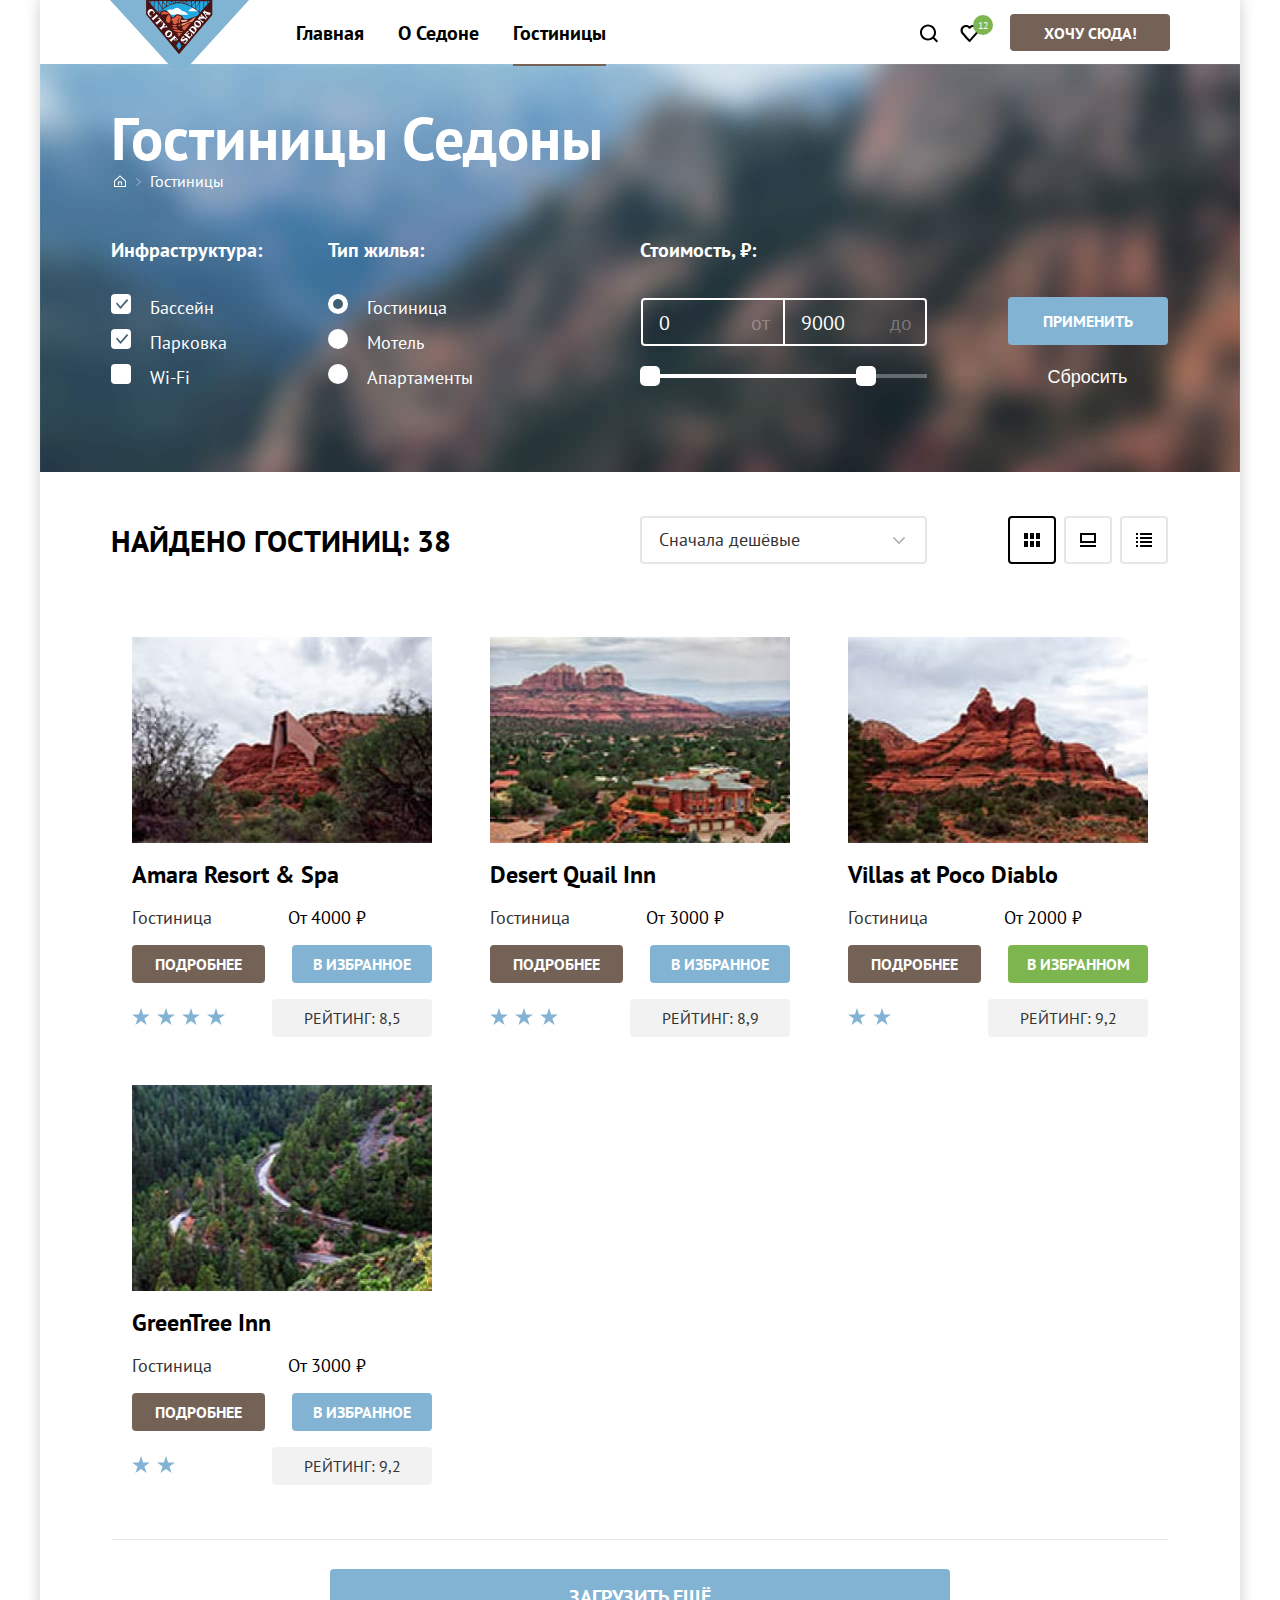
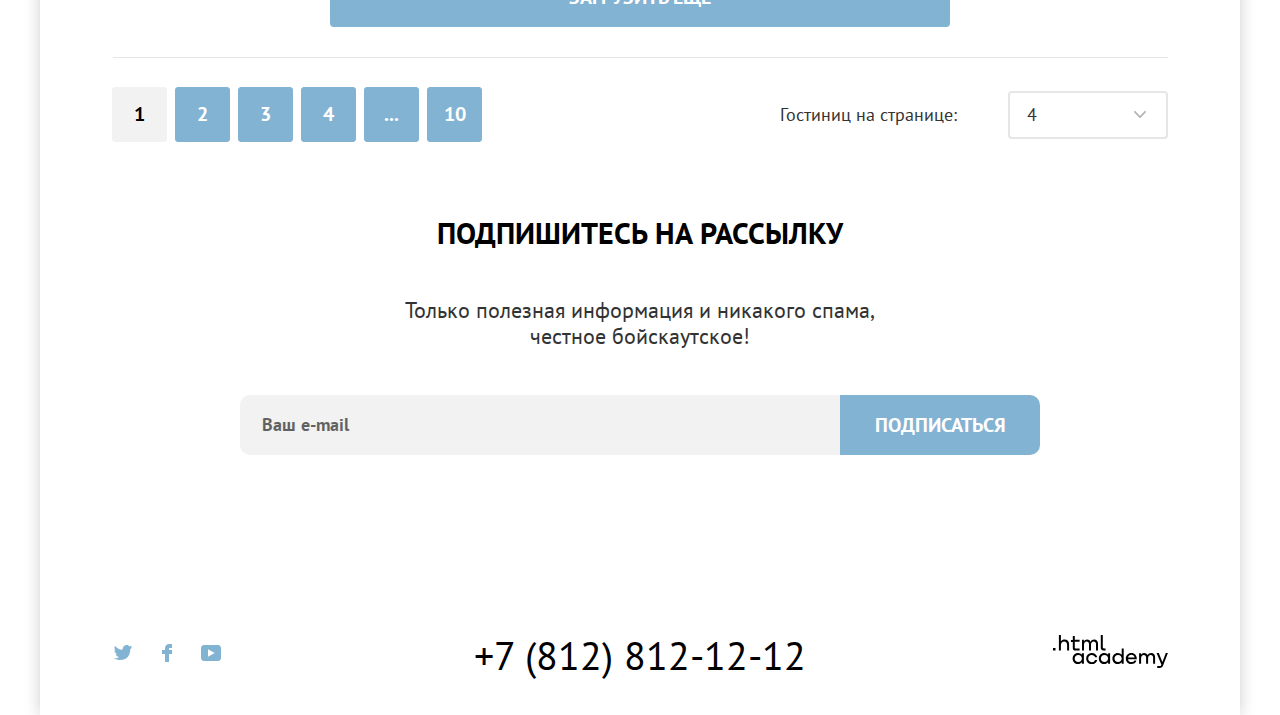
<file: catalog.html>
<!DOCTYPE html>
<html lang="ru">
<head>
  <meta charset="utf-8">
  <title>HTML Academy: Седона</title>
  <link rel="icon" type="image/png" sizes="32x32" href="image/favicon.png">
  <link rel="stylesheet" href="styles/style.css">
</head>

<body>

  <div class="wrapper">
    <header class="main-header">
      <nav class="main-nav">
        <a class="main-nav__logo main-header__logo" href="index.html">
          <img class="main-nav__img" src="image/logo/logo-header.svg" width="139" height="70" alt="Логотип сайта Гостиницы Седоны">
        </a>
        <ul class="main-nav__list">
          <li class="main-nav__item">
            <a class="main-nav__link" href="index.html">Главная</a>
          </li>
          <li class="main-nav__item">
            <a class="main-nav__link" href="#">О Седоне</a>
          </li>
          <li class="main-nav__item">
            <a class="main-nav__link main-nav__link-current" href="catalog.html">Гостиницы</a>
          </li>
        </ul>

        <ul class="main-nav__list user-nav__list">
          <li class="main-nav__item">
            <a class="main-nav__link" href="catalog.html">
              <svg class="nav__icon" aria-hidden="true" focusable="false" width="20" height="19" viewBox="0 0 20 19" fill="none" xmlns="http://www.w3.org/2000/svg">
                <path d="M19.0257 17.05L15.3152 13.35C16.318 12.05 17.02 10.35 17.02 8.44995C17.02 4.04995 13.4098 0.449951 8.99732 0.449951C4.58483 0.449951 0.974609 4.14995 0.974609 8.54995C0.974609 12.95 4.58483 16.55 8.99732 16.55C10.8024 16.55 12.5072 15.95 13.9112 14.85L17.6217 18.55L19.0257 17.05ZM8.99732 14.55C5.68795 14.55 2.98029 11.85 2.98029 8.54995C2.98029 5.24995 5.68795 2.54995 8.99732 2.54995C12.3067 2.54995 15.0143 5.24995 15.0143 8.54995C15.0143 11.85 12.3067 14.55 8.99732 14.55Z" fill="black"/>
              </svg>
              <span class="visually-hidden">Поиск</span>
            </a>
          </li>
          <li class="main-nav__item">
            <a class="main-nav__link user-nav__link-favorite" href="#">
              <svg class="nav__icon" aria-hidden="true" focusable="false" width="19" height="17" viewBox="0 0 19 17" fill="none" xmlns="http://www.w3.org/2000/svg">
                <path d="M9.44382 17C9.14296 17 8.84211 16.9 8.64155 16.6C3.22622 10.5 1.92253 9.1 1.62168 8.7C0.91969 7.8 0.518555 6.6 0.518555 5.4C0.518555 2.4 2.92537 0 6.03416 0C7.33785 0 8.54126 0.5 9.5441 1.3C10.5469 0.5 11.8506 0 13.054 0C16.0625 0 18.5696 2.4 18.5696 5.4C18.5696 6.7 18.0682 7.9 17.266 8.8L10.2461 16.7C10.0455 16.9 9.84495 17 9.44382 17ZM3.42679 7.5C3.72764 7.9 6.93672 11.5 9.5441 14.4L15.7617 7.4C16.2631 6.9 16.4637 6.2 16.4637 5.4C16.4637 3.6 14.9594 2.1 13.1543 2.1C12.1515 2.1 11.1486 2.6 10.4467 3.4C10.1458 3.7 9.84495 3.8 9.5441 3.8C9.24325 3.8 8.9424 3.6 8.74183 3.4C8.03984 2.6 7.037 2.1 6.03416 2.1C4.22906 2.1 2.7248 3.6 2.7248 5.4C2.62452 6.3 3.02565 7 3.42679 7.5C3.3265 7.5 3.3265 7.5 3.42679 7.5Z" fill="black"/>
              </svg>
              <span class="visually-hidden">Закладки</span>
            </a>
          </li>
          <li class="main-nav__item">
            <a class="user-nav__btn__want" href="catalog.html">Хочу сюда!</a>
          </li>
        </ul>
      </nav>
    </header>

  <main class="main">
    <div class="page-container">
    <section class="catalog-products">
      <div class="catalog-products__container">
      <h1 class="catalog-products__title">Гостиницы Седоны</h1>
      <ul class="breadcrumbs__list">
      <li class="breadcrumbs__item">
        <a class="breadcrumbs__link-icon" href="index.html">
          <span class="visually-hidden">Главная</span>
        </a>
      </li>
      <li class="breadcrumbs__item">
        <a class="breadcrumbs__link" href="#">Гостиницы</a>
      </li>
      </ul>
      <h2 class="visually-hidden" hidden>Фильтр поиска гостиниц</h2>

      <form class="catalog-filter" action="https://echo.htmlacademy.ru/" name="catalog-filter" method="get">

        <fieldset class="catalog-filter__group catalog-filter__infrastructure">
          <legend class="catalog-filter__title">Инфраструктура:</legend>
          <ul class="catalog-filter__list">
            <li class="catalog-filter__item">
              <label class="control">
                <input class="visually-hidden control__input" type="checkbox" name="swimming-pool" checked>
                <span class="control__mark"></span>
                <span class="control__label">Бассейн</span>
              </label>
            </li>
            <li class="catalog-filter__item">
              <label class="control">
                <input class="visually-hidden control__input" type="checkbox" name="parking-space" checked>
                <span class="control__mark"></span>
                <span class="control__label">Парковка</span>
              </label>
            </li>
            <li class="catalog-filter__item">
              <label class="control">
                <input class="visually-hidden control__input" type="checkbox" name="wi-fi">
                <span class="control__mark"></span>
                <span class="control__label">Wi-Fi</span>
              </label>
            </li>
          </ul>
      </fieldset>
      <fieldset class="catalog-filter__group catalog-filter__type-house">
        <legend class="catalog-filter__title">Тип жилья:</legend>
        <ul class="catalog-filter__list">
          <li class="catalog-filter__item">
            <label class="control">
              <input class="visually-hidden control__input" type="radio" name="type-of-housing" value="hotel" checked>
              <span class="control__mark"></span>
              <span class="control__label">Гостиница</span>
            </label>
          </li>
          <li class="catalog-filter__item">
            <label class="control">
              <input class="visually-hidden control__input" type="radio" name="type-of-housing" value="mtoel">
              <span class="control__mark"></span>
              <span class="control__label">Мотель</span>
            </label>
          </li>
          <li class="catalog-filter__item">
            <label class="control">
              <input class="visually-hidden control__input" type="radio" name="type-of-housing" value="apartments">
              <span class="control__mark"></span>
              <span class="control__label">Апартаменты</span>
            </label>
          </li>
        </ul>
      </fieldset>

      <fieldset class="catalog-filter__group catalog-filter__price">
        <legend class="catalog-filter__title catalog-filter__title-cost">Стоимость, ₽:</legend>

        <div class="range-inputs__wrapper">
          <label class="catalog-filter__label">
            <span class="range-min__title">от</span>
            <input class="range__input range__input-min-price" type="number" name="min-price" value="0">
          </label>

          <label class="catalog-filter__label">
            <span class="range-max__title">до</span>
            <input class="range__input range__input-max-price" type="number" name="max-price" value="9000">
          </label>
        </div>

        <div class="range">
          <div class="range__scale">
            <div class="range__bar">
              <button class="range__toggle toggle__min" type="button">
                <span class="visually-hidden">Изменить минимальную цену</span>
              </button>
              <button class="range__toggle toggle__max" type="button">
                <span class="visually-hidden">Изменить максимальную цену</span>
              </button>
            </div>
          </div>
        </div>
      </fieldset>

      <div class="catalog-filter__btns">
        <button class="button__apply" type="submit">Применить</button>
        <button class="button__reset" type="reset">Сбросить</button>
      </div>
    </form>
    </div>
    </section>

    <div class="catalog__wrapper">
    <section class="filter">
      <h2 class="visually-hidden">Результаты поиска</h2>
      <p class="filter__desc">Найдено гостиниц: <span class="filter__span">38</span></p>
      <select class="select__control" aria-label="Сортировка">
        <option value="cheap">Сначала дешёвые</option>
      </select>
      <div class="card-filter__list">
          <a class="card-filter__button card-filter__button-current card-filter__button-card" href="#">
            <span class="visually-hidden">Показать карточки</span>
          </a>
         <a class="card-filter__button card-filter__button-slider" href="#">
          <span class="visually-hidden">Показать по одному варинту</span>
         </a>
          <a class="card-filter__button card-filter__button-list" href="#">
            <span class="visually-hidden">Показать список</span>
          </a>
      </div>
    </section>

      <ul class="catalog__list">
        <li class="catalog__item">
          <a class="catalog__link-img" href="#">
            <img class="catalog__img" src="image/catalog/catalog-1.jpg" width="300" height="206" alt="Гостиница Amara Resort & Spa">
          </a>
          <a class="catalog__link" href="#">
            <h3 class="catalog__title">Amara Resort & Spa</h3>
          </a>
          <div class="catalog__card">
            <p class="catalog__desc">Гостиница</p>
            <p class="catalog__price">От 4000 ₽</p>
            <a class="catalog__about" href="#">Подробнее</a>
            <button class="catalog__btn">В избранное</button>
          </div>
          <div class="catalog__stars-wrapper">
          <ul class="catalog__stars-list">
            <li class="catalog__stars-item"><svg class="" width="18" height="17" viewBox="0 0 18 17" fill="none" xmlns="http://www.w3.org/2000/svg">
              <path d="M9 0L11.1 6.5H18L12.4 10.5L14.6 17L9 13L3.4 17L5.6 10.5L0 6.5H6.9L9 0Z" fill="#83B3D3"/>
              </svg>
            </li>
            <li class="catalog__stars-item"><svg class="" width="18" height="17" viewBox="0 0 18 17" fill="none" xmlns="http://www.w3.org/2000/svg">
              <path d="M9 0L11.1 6.5H18L12.4 10.5L14.6 17L9 13L3.4 17L5.6 10.5L0 6.5H6.9L9 0Z" fill="#83B3D3"/>
              </svg>
            </li>
            <li class="catalog__stars-item"><svg class="" width="18" height="17" viewBox="0 0 18 17" fill="none" xmlns="http://www.w3.org/2000/svg">
              <path d="M9 0L11.1 6.5H18L12.4 10.5L14.6 17L9 13L3.4 17L5.6 10.5L0 6.5H6.9L9 0Z" fill="#83B3D3"/>
              </svg>
            </li>
            <li class="catalog__stars-item"><svg class="" width="18" height="17" viewBox="0 0 18 17" fill="none" xmlns="http://www.w3.org/2000/svg">
              <path d="M9 0L11.1 6.5H18L12.4 10.5L14.6 17L9 13L3.4 17L5.6 10.5L0 6.5H6.9L9 0Z" fill="#83B3D3"/>
              </svg>
            </li>
          </ul>
            <span class="catalog__rating">Рейтинг: 8,5</span>
          </div>
        </li>

        <li class="catalog__item">
          <a class="catalog__link-img" href="#">
            <img class="catalog__img" src="image/catalog/catalog-2.jpg" width="300" height="206"  alt="Гостиница Desert Quail Inn">
          </a>
          <a class="catalog__link" href="#">
            <h3 class="catalog__title">Desert Quail Inn</h3>
          </a>
          <div class="catalog__card">
            <p class="catalog__desc">Гостиница</p>
            <p class="catalog__price">От 3000 ₽</p>
            <a class="catalog__about" href="#">Подробнее</a>
            <button class="catalog__btn">В избранное</button>
          </div>
          <div class="catalog__stars-wrapper">
            <ul class="catalog__stars-list">
              <li class="catalog__stars-item"><svg class="" width="18" height="17" viewBox="0 0 18 17" fill="none" xmlns="http://www.w3.org/2000/svg">
                <path d="M9 0L11.1 6.5H18L12.4 10.5L14.6 17L9 13L3.4 17L5.6 10.5L0 6.5H6.9L9 0Z" fill="#83B3D3"/>
                </svg>
              </li>
              <li class="catalog__stars-item"><svg class="" width="18" height="17" viewBox="0 0 18 17" fill="none" xmlns="http://www.w3.org/2000/svg">
                <path d="M9 0L11.1 6.5H18L12.4 10.5L14.6 17L9 13L3.4 17L5.6 10.5L0 6.5H6.9L9 0Z" fill="#83B3D3"/>
                </svg>
              </li>
              <li class="catalog__stars-item"><svg class="" width="18" height="17" viewBox="0 0 18 17" fill="none" xmlns="http://www.w3.org/2000/svg">
                <path d="M9 0L11.1 6.5H18L12.4 10.5L14.6 17L9 13L3.4 17L5.6 10.5L0 6.5H6.9L9 0Z" fill="#83B3D3"/>
                </svg>
              </li>
            </ul>
              <span class="catalog__rating">Рейтинг: 8,9</span>
            </div>
        </li>

        <li class="catalog__item">
          <a class="catalog__link-img" href="#">
            <img class="catalog__img" src="image/catalog/catalog-3.jpg" width="300" height="206"  alt="Гостиница Villas at Poco Diablo">
          </a>
          <a class="catalog__link" href="#">
            <h3 class="catalog__title">Villas at Poco Diablo</h3>
          </a>
          <div class="catalog__card">
            <p class="catalog__desc">Гостиница</p>
            <p class="catalog__price">От 2000 ₽</p>
            <a class="catalog__about" href="#">Подробнее</a>
            <button class="catalog__btn catalog__btn-active">В избранном</button>
          </div>
          <div class="catalog__stars-wrapper">
            <ul class="catalog__stars-list">
              <li class="catalog__stars-item"><svg class="" width="18" height="17" viewBox="0 0 18 17" fill="none" xmlns="http://www.w3.org/2000/svg">
                <path d="M9 0L11.1 6.5H18L12.4 10.5L14.6 17L9 13L3.4 17L5.6 10.5L0 6.5H6.9L9 0Z" fill="#83B3D3"/>
                </svg>
              </li>
              <li class="catalog__stars-item"><svg class="" width="18" height="17" viewBox="0 0 18 17" fill="none" xmlns="http://www.w3.org/2000/svg">
                <path d="M9 0L11.1 6.5H18L12.4 10.5L14.6 17L9 13L3.4 17L5.6 10.5L0 6.5H6.9L9 0Z" fill="#83B3D3"/>
                </svg>
              </li>
            </ul>
              <span class="catalog__rating">Рейтинг: 9,2</span>
            </div>
        </li>

        <li class="catalog__item">
          <a class="catalog__link-img" href="#">
            <img class="catalog__img" src="image/catalog/catalog-4.jpg" width="300" height="206"  alt="Гостиница GreenTree Inn">
          </a>
          <a class="catalog__link" href="#">
            <h3 class="catalog__title">GreenTree Inn</h3>
          </a>
          <div class="catalog__card">
            <p class="catalog__desc">Гостиница</p>
            <p class="catalog__price">От 3000 ₽</p>
            <a class="catalog__about" href="#">Подробнее</a>
            <button class="catalog__btn">В избранное</button>
          </div>
          <div class="catalog__stars-wrapper">
            <ul class="catalog__stars-list">
              <li class="catalog__stars-item"><svg class="" width="18" height="17" viewBox="0 0 18 17" fill="none" xmlns="http://www.w3.org/2000/svg">
                <path d="M9 0L11.1 6.5H18L12.4 10.5L14.6 17L9 13L3.4 17L5.6 10.5L0 6.5H6.9L9 0Z" fill="#83B3D3"/>
                </svg>
              </li>
              <li class="catalog__stars-item"><svg class="" width="18" height="17" viewBox="0 0 18 17" fill="none" xmlns="http://www.w3.org/2000/svg">
                <path d="M9 0L11.1 6.5H18L12.4 10.5L14.6 17L9 13L3.4 17L5.6 10.5L0 6.5H6.9L9 0Z" fill="#83B3D3"/>
                </svg>
              </li>
            </ul>
              <span class="catalog__rating">Рейтинг: 9,2</span>
            </div>
        </li>
      </ul>


      <div class="more-products__wrapper">
        <button class="more-products" type="button">Загрузить ещё</button>
      </div>

  <div class="pagination__wrapper">
    <ul class="pagination">
      <li class="pagination__item pagination__item-current">
        <a class="pagination__link pagination__link-current" href="#">1</a>
      </li>
      <li class="pagination__item">
        <a class="pagination__link" href="#">2</a>
      </li>
      <li class="pagination__item">
        <a class="pagination__link" href="#">3</a>
      </li>
      <li class="pagination__item">
        <a class="pagination__link" href="#">4</a>
      </li>
      <li class="pagination__item">
        <a class="pagination__link" href="#">...</a>
      </li>
      <li class="pagination__item">
        <a class="pagination__link" href="#">10</a>
      </li>
    </ul>
    <div class="value-hotels">
    <span class="pagination__sort">Гостиниц на странице:</span>
    <select class="select__control pagination__control" aria-label="Сортировка">
      <option value="number">4</option>
    </select>
    </div>
    </div>


      <section class="mailing-catalog">
        <h2 class="mailing-catalog__title">Подпишитесь на рассылку</h2>
        <p class="mailing-catalog__desc">Только полезная информация и никакого спама,<br> честное бойскаутское!</p>
        <form class="mailing-form" action="https://echo.htmlacademy.ru/" method="POST">
          <input class="mailing__input" type="email" name="mailing-form" placeholder="Ваш e-mail">
          <button class="mailing__btn" type="submit">Подписаться</button>
        </form>
      </section>
    </div>
    </div>
  </main>

  <footer class="footer">
    <div class="footer__container">
      <section class="footer__social-contacts">
        <ul class="footer__social-list">
          <li class="footer__social-item">
            <a class="footer__social-btn" href="https://www.twitter.com/htmlacademy_ru">
              <svg class="footer__svg" aria-hidden="true" focusable="false" width="18" height="15" fill="none" xmlns="http://www.w3.org/2000/svg"><path d="M11.6.2c1.8-.5 3.2.3 3.8 1.2.7-.2 1.4-.5 2.1-.7 0 .9-.6 1.5-.9 1.8.7.1 1.4-.6 1.4-.6-.2 1-1.1 1.8-1.7 2C16.1 10.7 13 15.1 5.7 15h-.5c-.4 0-4.4-.5-5.2-1.9 2.4.2 4.1-.4 5-1.2-1-.3-2.9-.4-3.2-2.9.4.1.6.2 1.3.1C1.8 8.3.4 7.5.5 5.3c.3.3 1.1.5 1.4.5C1.1 5.6-.2 2.5.9.9c1.9 1.9 4 3.6 7.6 3.8C8.7 2.3 9.7.8 11.6.2Z" fill="#83B3D3"/></svg>
              <span class="visually-hidden">twitter</span>
            </a>
          </li>
          <li class="footer__social-item">
            <a class="footer__social-btn" href="https://www.facebook.com/htmlacademy">
              <svg class="footer__svg" aria-hidden="true" focusable="false" width="10" height="18" fill="none" xmlns="http://www.w3.org/2000/svg" ><path d="M7 0C4.8 0 3 1.8 3 4v2H0v4h3v8h4v-8h3V6H7V4h3V0H7Z" fill="#83B3D3"/></svg>
              <span class="visually-hidden">facebook</span>
            </a>
          </li>
          <li class="footer__social-item">
            <a class="footer__social-btn" href="https://www.youtube.com/HTMLacademyRUS">
              <svg class="footer__svg" aria-hidden="true" focusable="false" width="20" height="16" fill="none" xmlns="http://www.w3.org/2000/svg"><path d="M17 0H2.9C1.2 0 0 1.5 0 3.2v9.5C0 14.5 1.2 16 2.9 16h14.3c1.5 0 2.9-1.5 2.9-3.2V3.2C19.9 1.5 18.7 0 17 0ZM7 11.8V4.2L13.7 8 7 11.8Z" fill="#83B3D3"/></svg>
              <span class="visually-hidden">youtube</span>
            </a>
          </li>
        </ul>
      </section>

      <address class="footer__contacts">
        <a class="footer__number" href="tel:+78128121212">+7 (812) 812-12-12</a>
      </address>

      <div class="footer__link-container">
        <a class="footer__htmlacademy-logo" href="https://www.htmlacademy.ru">
          <svg class="footer__logo__svg" width="115" height="34" fill="none" xmlns="http://www.w3.org/2000/svg"><path d="M0 12.9v2.6h2.5v-2.6H0ZM11.6 4.5c-1.6 0-2.8.7-3.6 1.7h-.1V0h-2v15.5h2v-5.3c0-2.1 1.3-3.6 3.3-3.6 1.8 0 2.9 1.4 2.9 3.2v5.7h2V9.4c.1-3-1.8-4.9-4.5-4.9ZM26.6 4.8h-4.8V1.1h-2v3.8h-1.9v2h1.9v6c0 1.7 1 2.7 2.7 2.7h4.1v-2h-3.7c-.7 0-1.1-.4-1.1-1.1V6.8h4.8v-2ZM41.1 4.6c-1.6 0-2.9.8-3.5 2.1h-.1c-.6-1.2-1.8-2.1-3.4-2.1-1.4 0-2.5.8-3.1 1.8h-.1V4.8H29v10.6h2V10c0-2 1-3.5 2.6-3.5 1.5 0 2.4 1 2.4 2.6v6.3h2V9.8c0-2.4 1.4-3.3 2.6-3.3 1.5 0 2.4 1 2.4 2.6v6.3h2V8.9c.1-2.5-1.4-4.3-3.9-4.3ZM47.8 12.7c0 1.7 1 2.7 2.8 2.7h2v-2h-1.7c-.7 0-1.1-.4-1.1-1.1V0h-2v12.7ZM28.9 19.7c-.9-1.1-2.2-1.8-3.9-1.8-3.1 0-5.4 2.3-5.4 5.6s2.3 5.6 5.4 5.6c1.8 0 3-.8 3.8-1.9h.1v1.6h2V18.2h-2v1.5Zm-3.6 7.4c-2.2 0-3.6-1.6-3.6-3.6s1.4-3.6 3.6-3.6 3.6 1.6 3.6 3.6c0 1.9-1.4 3.6-3.6 3.6ZM44.2 22c-.5-2.4-2.6-4.1-5.4-4.1a5.4 5.4 0 0 0-5.6 5.6c0 3.1 2.2 5.6 5.6 5.6 2.8 0 4.9-1.8 5.4-4.2h-2.1a3.4 3.4 0 0 1-3.3 2.3c-2.2 0-3.6-1.6-3.6-3.6s1.4-3.6 3.6-3.6c1.6 0 2.8 1 3.3 2.2h2.1V22ZM55.1 19.7c-.9-1.1-2.2-1.8-3.9-1.8-3.1 0-5.4 2.3-5.4 5.6s2.3 5.6 5.4 5.6c1.8 0 3-.8 3.8-1.9h.1v1.6h2V18.2h-2v1.5Zm-3.6 7.4c-2.2 0-3.6-1.6-3.6-3.6s1.4-3.6 3.6-3.6 3.6 1.6 3.6 3.6c0 1.9-1.5 3.6-3.6 3.6ZM68.7 19.8c-.9-1.1-2.2-1.9-3.9-1.9-3.1 0-5.4 2.3-5.4 5.6s2.2 5.6 5.4 5.6c1.7 0 3-.8 3.8-1.8h.1v1.5h2V13.4h-2v6.4Zm-3.6 7.3c-2.2 0-3.6-1.6-3.6-3.6s1.4-3.6 3.6-3.6 3.6 1.6 3.6 3.6c-.1 2-1.5 3.6-3.6 3.6ZM78.3 17.9c-3.3 0-5.5 2.5-5.5 5.6 0 3 2.1 5.6 5.5 5.6 2.5 0 4.5-1.3 5.2-3.6h-2.1c-.5 1-1.6 1.6-3 1.6-1.9 0-3.3-1.3-3.4-2.9h8.8c.2-3.6-2-6.3-5.5-6.3Zm0 1.9c1.7 0 3 1 3.3 2.6h-6.5c.3-1.5 1.5-2.6 3.2-2.6ZM98.2 17.9c-1.6 0-2.9.8-3.6 2h-.1c-.6-1.2-1.8-2-3.4-2-1.4 0-2.5.7-3.1 1.8v-1.5h-1.9v10.6h2v-5.4c0-2 1-3.4 2.6-3.5 1.5 0 2.4 1 2.4 2.6v6.3h2v-5.6c0-2.4 1.4-3.3 2.6-3.3 1.5 0 2.4 1 2.4 2.6v6.3h2v-6.5c.1-2.6-1.4-4.4-3.9-4.4ZM109.4 27l-3.6-8.9h-2.2l4.8 11.6c-.3.9-.7 1.2-1.7 1.2h-2.5v2h2.5c1.8 0 2.8-.8 3.5-2.6l4.7-12.2h-2.1l-3.4 8.9Z" fill="#000"/></svg>
        </a>
      </div>
    </div>
  </footer>
  </div>

</body>

</html>
</file>
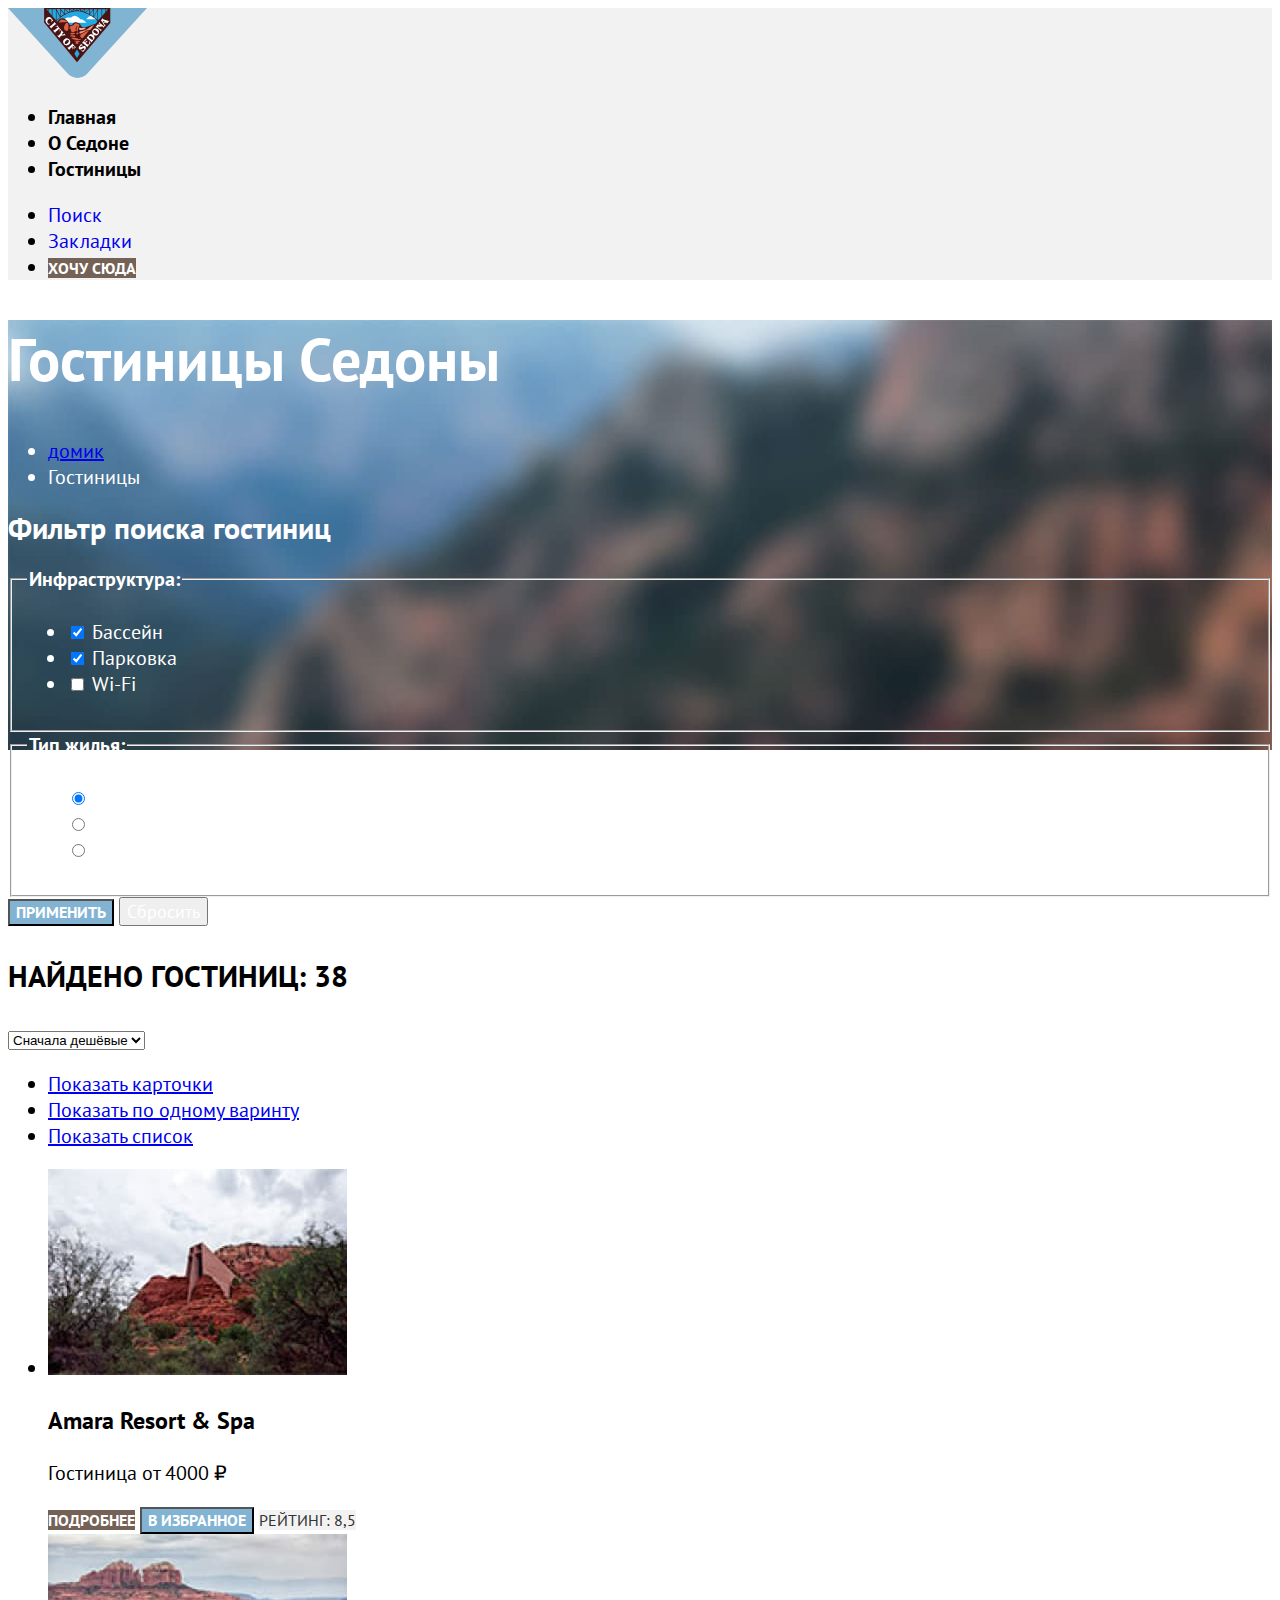
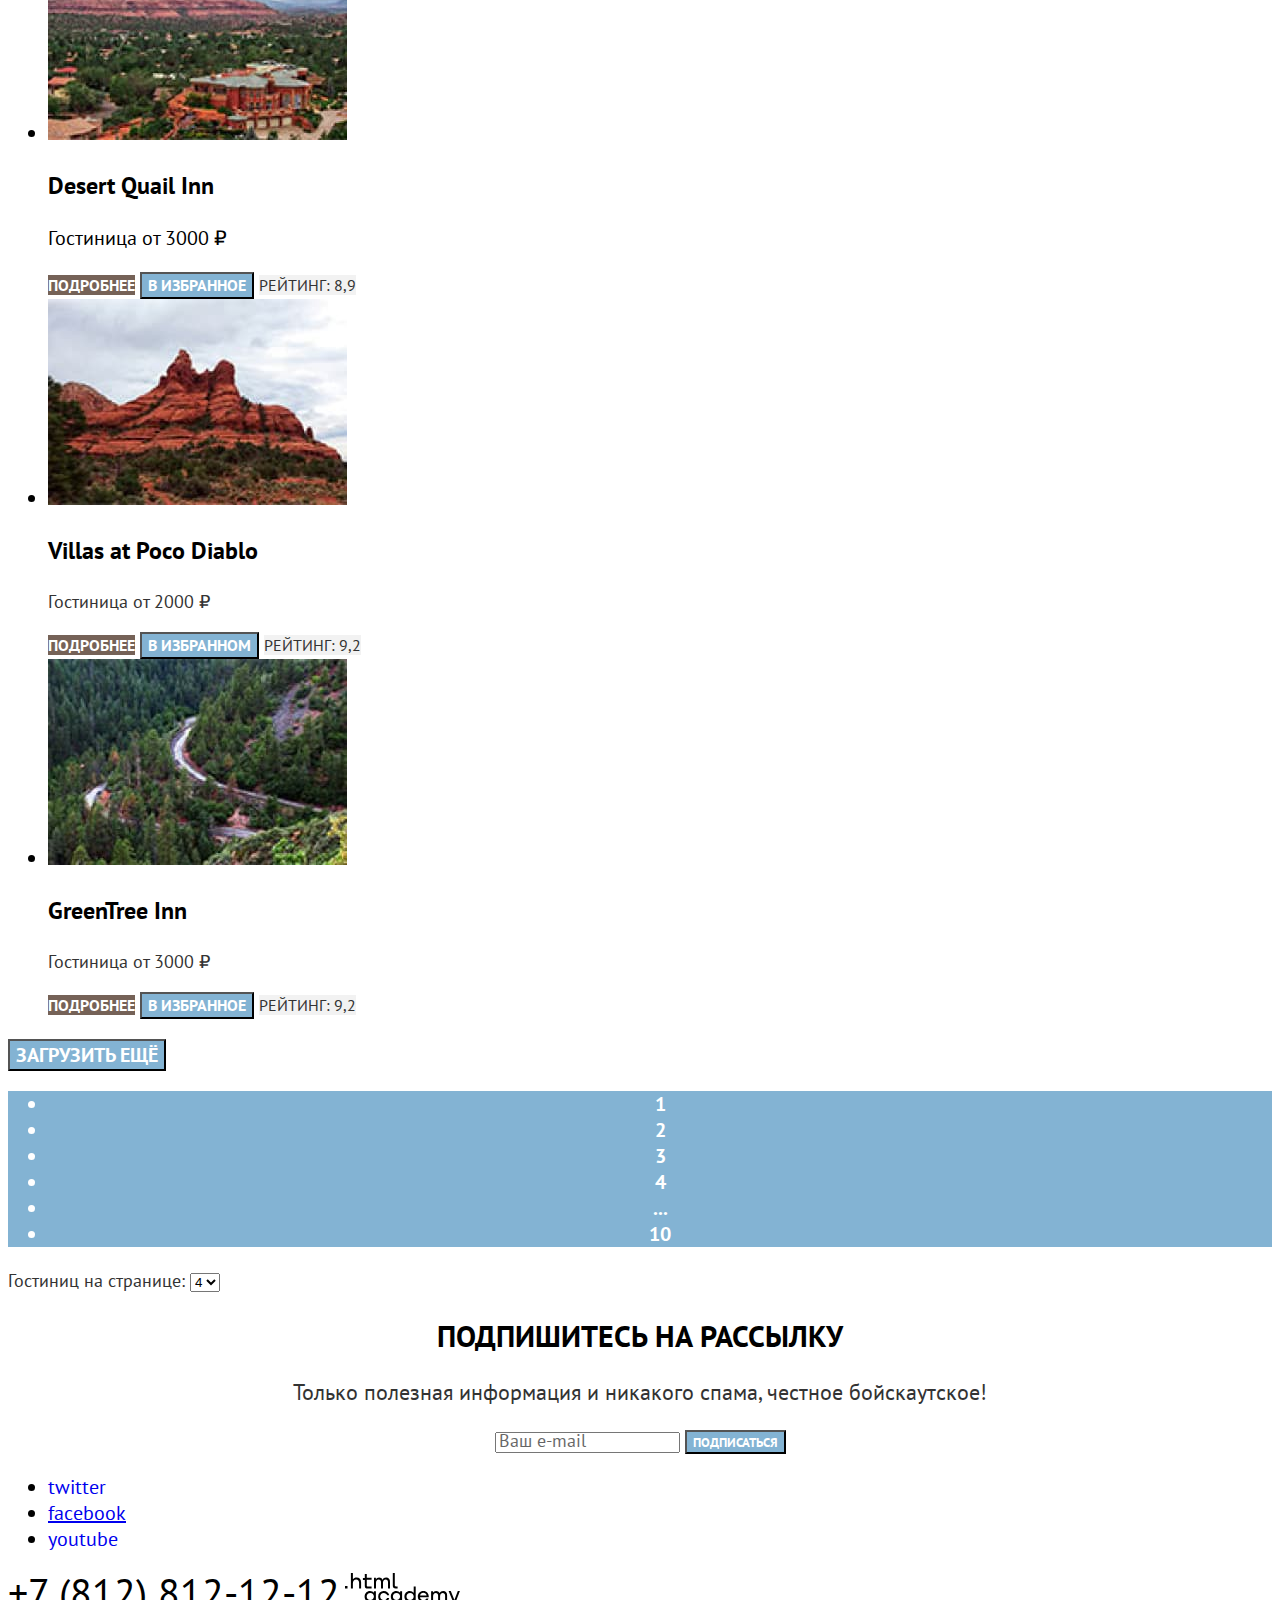
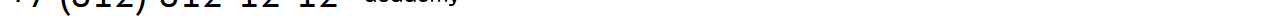
<file: 4/catalog.html>
<!DOCTYPE html>
<html lang="ru">
<head>
  <meta charset="utf-8">
  <title>HTML Academy: Седона</title>
  <link rel="stylesheet" href="styles/style.css">
  <base href="https://htmlacademy-htmlcss.github.io/1718789-sedona-33/4/">
</head>

<body>
  <header class="main-header">
    <nav class="main-nav">
      <a href="index.html" class="main-header__logo">
        <img src="image/logo/logo-header.svg" width="139" height="70" alt="Логотип сайта Гостиницы Седоны">
      </a>
      <ul class="main-nav__list">
        <li class="main-nav__item">
          <a class="main-nav__link" href="index.html">Главная</a>
        </li>
        <li class="main-nav__item">
          <a class="main-nav__link" href="#">О Седоне</a>
        </li>
        <li class="main-nav__item">
          <a class="main-nav__link main-nav__current" href="catalog.html">Гостиницы</a>
        </li>
      </ul>

      <ul class="user-nav">
        <li class="user-nav__item">
          <a class="user-nav__link" href="index.html"><span class="visually-hidden">Поиск</span></a>
        </li>
        <li class="user-nav__item">
          <a class="user-nav__link" href="#"><span class="visually-hidden">Закладки</span></a>
        </li>
        <li class="user-nav__item">
          <a class="user-nav__link__want" href="catalog.html"><span class="visually-hidden">Хочу сюда</span></a>
        </li>
      </ul>
    </nav>
  </header>

  <main class="main-inner">
    <section class="catalog-products">
      <h1 class="catalog-products__title">Гостиницы Седоны</h1>
      <ul class="breadcrumbs">
      <li class="breadcrumbs__item">
        <a class="breadcrumbs__link" href="index.html">домик</a>
      </li>
      <li class="breadcrumbs__item">
        <a class="breadcrumbs__link">Гостиницы</a>
      </li>
      </ul>
      <h2 class="visually-hidden">Фильтр поиска гостиниц</h2>
      <form class="catalog-filter" action="https://echo.htmlacademy.ru/" method="get">
        <fieldset class="catalog-filter__group">
          <legend class="catalog-filter__title">Инфраструктура:</legend>
          <ul class="catalog-filter__list">
            <li class="catalog-filter__item">
              <label class="control">
                <input class="control-input" type="checkbox" name="swimming-pool" checked>
                Бассейн
              </label>
            </li>
            <li class="catalog-filter__item">
              <label class="control">
                <input class="control-input" type="checkbox" name="parking-space" checked>
                Парковка
              </label>
            </li>
            <li class="catalog-filter__item">
              <label class="control">
                <input class="control-input" type="checkbox" name="wi-fi">
                Wi-Fi
              </label>
            </li>
          </ul>
      </fieldset>
      <fieldset class="catalog-filter__group">
        <legend class="catalog-filter__title">Тип жилья:</legend>
        <ul class="catalog-filter__list">
          <li class="catalog-filter__item">
            <label class="control">
              <input class="control-input" type="radio" name="type-of-housing" value="hotel" checked>
              Отель
            </label>
          </li>
          <li class="catalog-filter__item">
            <label class="control">
              <input class="control-input" type="radio" name="type-of-housing" value="mtoel">
              Мотель
            </label>
          </li>
          <li class="catalog-filter__item">
            <label class="control">
              <input class="control-input" type="radio" name="type-of-housing" value="apartments">
              Апартаменты
            </label>
          </li>
        </ul>
      </fieldset>
      <button class="button-apply" type="submit">Применить</button>
      <button class="button-reset" type="submit">Сбросить</button>
    </form>
    </section>

    <section class="filter">
      <p>Найдено гостиниц: <span>38</span></p>
      <select class="select__control" aria-label="Сортировка">
        <option value="cheap">Сначала дешёвые</option>
      </select>
      <ul class="card-filter__list">
        <li class="card-filter__item">
          <a class="button button-current" href="#">
          <span class="visually-hidden">Показать карточки</span>
          </a>
        </li>
        <li class="card-filter__item">
         <a class="button" href="#">
         <span class="visually-hidden">Показать по одному варинту</span>
         </a>
        </li>
        <li class="card-filter__item">
          <a class="button" href="#">
          <span class="visually-hidden">Показать список</span>
          </a>
        </li>
      </ul>
    </section>

      <ul class="catalog__list">
        <li class="catalog__item">
          <a class="catalog__link" href="#">
            <img class="catalog__img" src="image/catalog/catalog-1.jpg" width="299" height="206" alt="Гостиница Amara Resort & Spa">
          </a>
          <a class="catalog__link" href="#">
            <h3 class="catalog__title">Amara Resort & Spa</h3>
          </a>
          <p class="catalog_desc">Гостиница от 4000 ₽</p>
          <a class="catalog__about" href="#">Подробнее</a>
          <button class="catalog__btn">В избранное</button>
          <span class="catalog__stars"></span>
          <span class="catalog__rating">Рейтинг: 8,5</span>
        </li>

        <li class="catalog__item">
          <a class="catalog__link" href="#">
            <img class="catalog__img" src="image/catalog/catalog-2.jpg" width="299" height="206"  alt="Гостиница Desert Quail Inn">
          </a>
          <a class="catalog__link" href="#">
            <h3 class="catalog__title">Desert Quail Inn</h3>
          </a>
          <p class="catalog_desc">Гостиница от 3000 ₽</p>
          <a class="catalog__about" href="#">Подробнее</a>
          <button class="catalog__btn">В избранное</button>
          <span class="catalog__stars"></span>
          <span class="catalog__rating">Рейтинг: 8,9</span>
        </li>

        <li class="catalog__item">
          <a class="catalog__link" href="#">
            <img class="catalog__img" src="image/catalog/catalog-3.jpg" width="299" height="206"  alt="Гостиница Villas at Poco Diablo">
          </a>
          <a class="catalog__link" href="#">
            <h3 class="catalog__title">Villas at Poco Diablo</h3>
          </a>
          <p class="catalog__desc">Гостиница от 2000 ₽</p>
          <a class="catalog__about" href="#">Подробнее</a>
          <button class="catalog__btn catalog__btn-active">В избранном</button>
          <span class="catalog__stars"></span>
          <span class="catalog__rating">Рейтинг: 9,2</span>
        </li>

        <li class="catalog__item">
          <a class="catalog__link-img" href="#">
            <img class="catalog__img" src="image/catalog/catalog-4.jpg" width="299" height="206"  alt="Гостиница GreenTree Inn">
          </a>
          <a class="catalog__link" href="#">
            <h3 class="catalog__title">GreenTree Inn</h3>
          </a>
          <p class="catalog__desc">Гостиница от 3000 ₽</p>
          <a class="catalog__about" href="#">Подробнее</a>
          <button class="catalog__btn">В избранное</button>
          <span class="catalog__stars"></span>
          <span class="catalog__rating">Рейтинг: 9,2</span>
        </li>
      </ul>

    <button class="more-products" type="button">Загрузить ещё</button>

    <ul class="pagination">
      <li class="pagination__item">
        <a class="pagination__link pagination__current" href="#">1</a>
      </li>
      <li class="pagination__item">
        <a class="pagination__link" href="#">2</a>
      </li>
      <li class="pagination__item">
        <a class="pagination__link" href="#">3</a>
      </li>
      <li class="pagination__item">
        <a class="pagination__link" href="#">4</a>
      </li>
      <li class="pagination__item">
        <a class="pagination__link" href="#">...</a>
      </li>
      <li class="pagination__item">
        <a class="pagination__link" href="#">10</a>
      </li>
    </ul>

    <span class="pagination__sort">Гостиниц на странице:</span>
    <select class="pagination__control" aria-label="Сортировка">
      <option value="number">4</option>
    </select>

    <section class="mailing-catalog">
      <h2 class="mailing-catalog__title">Подпишитесь на рассылку</h2>
      <p class="mailing-catalog__desc">Только полезная информация и никакого спама, честное бойскаутское!</p>
      <form class="mailing-form" action="https://echo.htmlacademy.ru/" method="POST">
        <input class="mailing-input" type="email" name="mailing-form" placeholder="Ваш e-mail">
          <button class="mailing__btn" type="submit">Подписаться</button>
      </form>
    </section>
  </main>

  <footer class="footer">
    <ul class="footer__social-list">
      <li class="footer__social-item">
        <a class="footer__social-btn" href="https://www.twitter.com/htmlacademy_ru">
        <span class="visually-hidden">twitter</span>
        </a>
      </li>
      <li class="footer__social-item">
        <a class="main-footer__social-btn" href="https://www.facebook.com/htmlacademy">
        <span class="visually-hidden">facebook</span>
        </a>
      </li>
      <li class="footer__social-item">
        <a class="footer__social-btn" href="https://www.youtube.com/HTMLacademyRUS">
        <span class="visually-hidden">youtube</span>
        </a>
      </li>
    </ul>

      <a class="footer__number" href="+78128121212">+7 (812) 812-12-12</a>

      <a class="footer__htmlacademy-logo" href="https://www.htmlacademy.ru"><img src="image/logo/logo-htmlacademy-footer.svg" width="115" height="34"  alt="Лого htmlacademy"></a>
</footer>
</file>
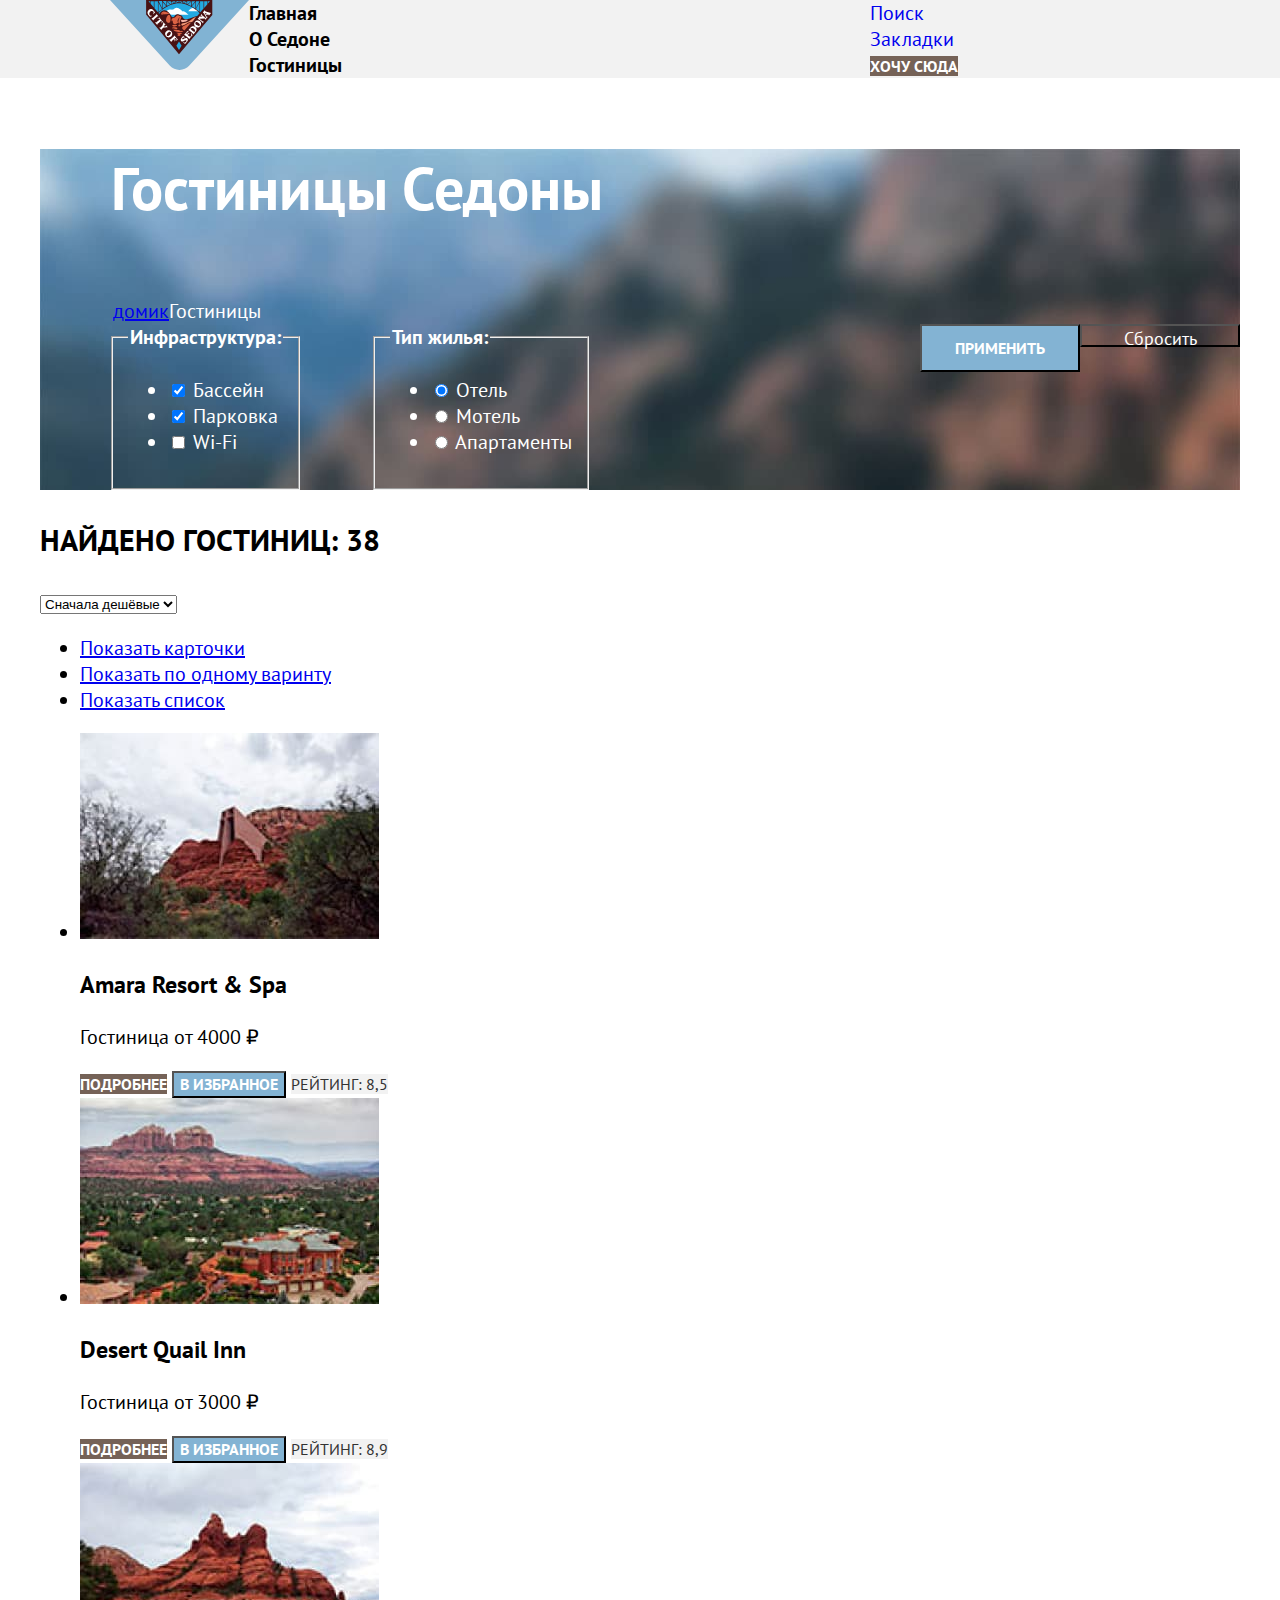
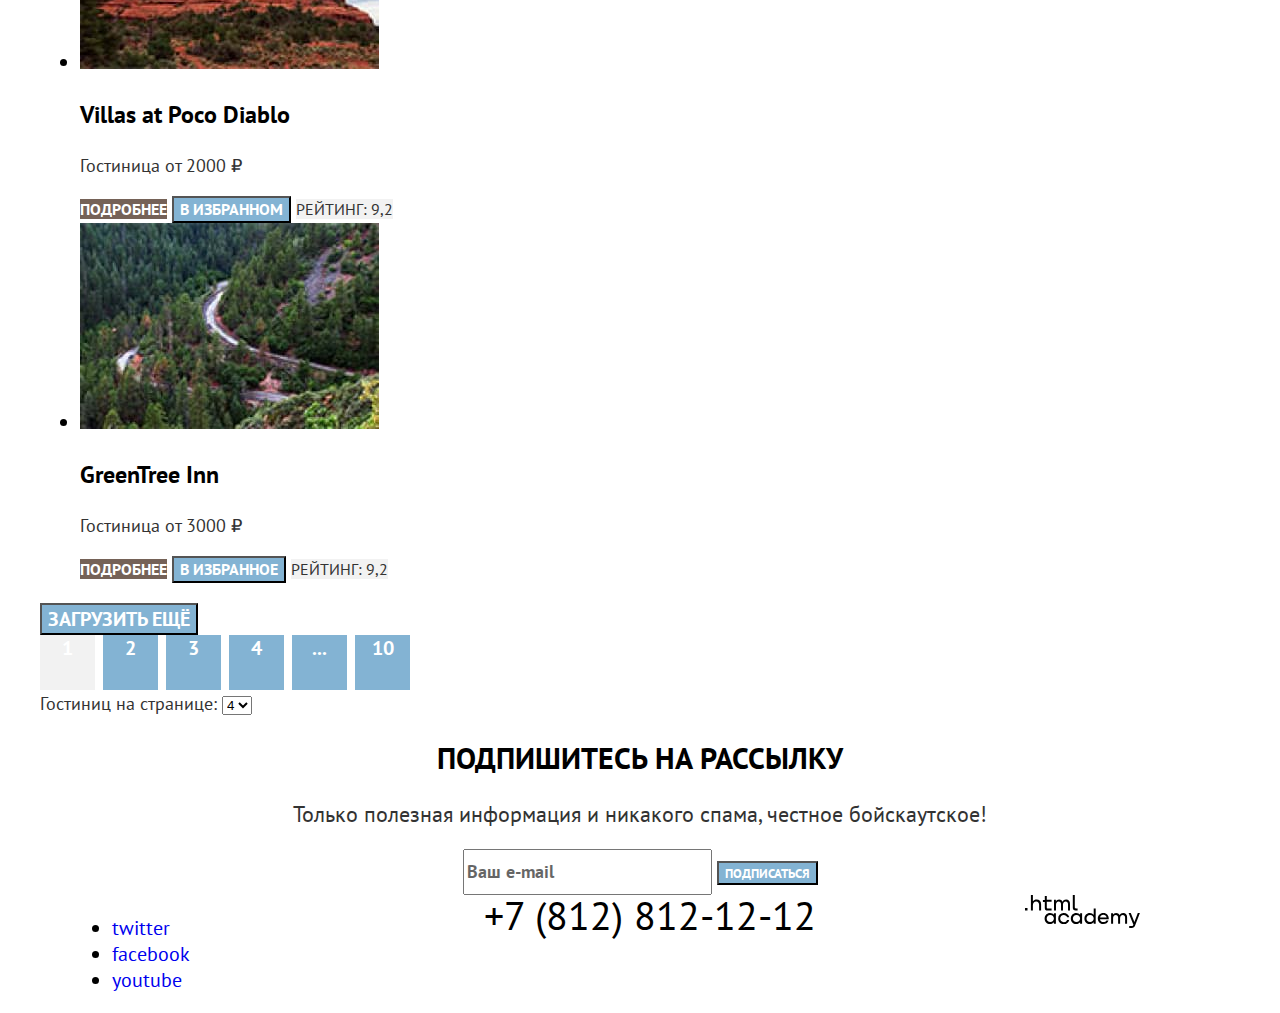
<file: 5/catalog.html>
<!DOCTYPE html>
<html lang="ru">
<head>
  <meta charset="utf-8">
  <title>HTML Academy: Седона</title>
  <link rel="stylesheet" href="styles/style.css">
  <base href="https://htmlacademy-htmlcss.github.io/1718789-sedona-33/5/">
</head>

<body>

  <header class="main-header">
    <nav class="main-nav">
      <a href="index.html" class="main-header__logo">
        <img src="image/logo/logo-header.svg" width="139" height="70" alt="Логотип сайта Гостиницы Седоны">
      </a>
      <ul class="main-nav__list">
        <li class="main-nav__item">
          <a class="main-nav__link main-nav__current" href="index.html">Главная</a>
        </li>
        <li class="main-nav__item">
          <a class="main-nav__link" href="#">О Седоне</a>
        </li>
        <li class="main-nav__item">
          <a class="main-nav__link" href="catalog.html">Гостиницы</a>
        </li>
      </ul>

      <ul class="main-nav__list user-nav__list">
        <li class="user-nav__item">
          <a class="user-nav__link" href="index.html"><span class="visually-hidden">Поиск</span></a>
        </li>
        <li class="user-nav__item">
          <a class="user-nav__link" href="#"><span class="visually-hidden">Закладки</span></a>
        </li>
        <li class="user-nav__item">
          <a class="user-nav__link__want" href="catalog.html">Хочу сюда</a>
        </li>
      </ul>
    </nav>
  </header>

  <main class="main-inner">
    <div class="page-container">
    <section class="catalog-products">
      <h1 class="catalog-products__title">Гостиницы Седоны</h1>
      <ul class="breadcrumbs">
      <li class="breadcrumbs__item">
        <a class="breadcrumbs__link" href="index.html">домик</a>
      </li>
      <li class="breadcrumbs__item">
        <a class="breadcrumbs__link">Гостиницы</a>
      </li>
      </ul>
      <h2 class="visually-hidden" hidden>Фильтр поиска гостиниц</h2>
      <form class="catalog-filter" action="https://echo.htmlacademy.ru/" method="get">
        <fieldset class="catalog-filter__group">
          <legend class="catalog-filter__title">Инфраструктура:</legend>
          <ul class="catalog-filter__list">
            <li class="catalog-filter__item">
              <label class="control">
                <input class="control-input" type="checkbox" name="swimming-pool" checked>
                Бассейн
              </label>
            </li>
            <li class="catalog-filter__item">
              <label class="control">
                <input class="control-input" type="checkbox" name="parking-space" checked>
                Парковка
              </label>
            </li>
            <li class="catalog-filter__item">
              <label class="control">
                <input class="control-input" type="checkbox" name="wi-fi">
                Wi-Fi
              </label>
            </li>
          </ul>
      </fieldset>
      <fieldset class="catalog-filter__group">
        <legend class="catalog-filter__title">Тип жилья:</legend>
        <ul class="catalog-filter__list">
          <li class="catalog-filter__item">
            <label class="control">
              <input class="control-input" type="radio" name="type-of-housing" value="hotel" checked>
              Отель
            </label>
          </li>
          <li class="catalog-filter__item">
            <label class="control">
              <input class="control-input" type="radio" name="type-of-housing" value="mtoel">
              Мотель
            </label>
          </li>
          <li class="catalog-filter__item">
            <label class="control">
              <input class="control-input" type="radio" name="type-of-housing" value="apartments">
              Апартаменты
            </label>
          </li>
        </ul>
      </fieldset>
      <button class="button-apply" type="submit">Применить</button>
      <button class="button-reset" type="submit">Сбросить</button>
    </form>
    </section>

    <div class="catalog__wrapper">
    <section class="filter">
      <p>Найдено гостиниц: <span>38</span></p>
      <select class="select__control" aria-label="Сортировка">
        <option value="cheap">Сначала дешёвые</option>
      </select>
      <ul class="card-filter__list">
        <li class="card-filter__item">
          <a class="button button-current" href="#">
          <span class="visually-hidden">Показать карточки</span>
          </a>
        </li>
        <li class="card-filter__item">
         <a class="button" href="#">
         <span class="visually-hidden">Показать по одному варинту</span>
         </a>
        </li>
        <li class="card-filter__item">
          <a class="button" href="#">
          <span class="visually-hidden">Показать список</span>
          </a>
        </li>
      </ul>
    </section>

      <ul class="catalog__list">
        <li class="catalog__item">
          <a class="catalog__link" href="#">
            <img class="catalog__img" src="image/catalog/catalog-1.jpg" width="299" height="206" alt="Гостиница Amara Resort & Spa">
          </a>
          <a class="catalog__link" href="#">
            <h3 class="catalog__title">Amara Resort & Spa</h3>
          </a>
          <p class="catalog_desc">Гостиница от 4000 ₽</p>
          <a class="catalog__about" href="#">Подробнее</a>
          <button class="catalog__btn">В избранное</button>
          <span class="catalog__stars"></span>
          <span class="catalog__rating">Рейтинг: 8,5</span>
        </li>

        <li class="catalog__item">
          <a class="catalog__link" href="#">
            <img class="catalog__img" src="image/catalog/catalog-2.jpg" width="299" height="206"  alt="Гостиница Desert Quail Inn">
          </a>
          <a class="catalog__link" href="#">
            <h3 class="catalog__title">Desert Quail Inn</h3>
          </a>
          <p class="catalog_desc">Гостиница от 3000 ₽</p>
          <a class="catalog__about" href="#">Подробнее</a>
          <button class="catalog__btn">В избранное</button>
          <span class="catalog__stars"></span>
          <span class="catalog__rating">Рейтинг: 8,9</span>
        </li>

        <li class="catalog__item">
          <a class="catalog__link" href="#">
            <img class="catalog__img" src="image/catalog/catalog-3.jpg" width="299" height="206"  alt="Гостиница Villas at Poco Diablo">
          </a>
          <a class="catalog__link" href="#">
            <h3 class="catalog__title">Villas at Poco Diablo</h3>
          </a>
          <p class="catalog__desc">Гостиница от 2000 ₽</p>
          <a class="catalog__about" href="#">Подробнее</a>
          <button class="catalog__btn catalog__btn-active">В избранном</button>
          <span class="catalog__stars"></span>
          <span class="catalog__rating">Рейтинг: 9,2</span>
        </li>

        <li class="catalog__item">
          <a class="catalog__link-img" href="#">
            <img class="catalog__img" src="image/catalog/catalog-4.jpg" width="299" height="206"  alt="Гостиница GreenTree Inn">
          </a>
          <a class="catalog__link" href="#">
            <h3 class="catalog__title">GreenTree Inn</h3>
          </a>
          <p class="catalog__desc">Гостиница от 3000 ₽</p>
          <a class="catalog__about" href="#">Подробнее</a>
          <button class="catalog__btn">В избранное</button>
          <span class="catalog__stars"></span>
          <span class="catalog__rating">Рейтинг: 9,2</span>
        </li>
      </ul>

    <button class="more-products" type="button">Загрузить ещё</button>

    <ul class="pagination">
      <li class="pagination__item pagination__current">
        <a class="pagination__link" href="#">1</a>
      </li>
      <li class="pagination__item">
        <a class="pagination__link" href="#">2</a>
      </li>
      <li class="pagination__item">
        <a class="pagination__link" href="#">3</a>
      </li>
      <li class="pagination__item">
        <a class="pagination__link" href="#">4</a>
      </li>
      <li class="pagination__item">
        <a class="pagination__link" href="#">...</a>
      </li>
      <li class="pagination__item">
        <a class="pagination__link" href="#">10</a>
      </li>
    </ul>

    <span class="pagination__sort">Гостиниц на странице:</span>
    <select class="pagination__control" aria-label="Сортировка">
      <option value="number">4</option>
    </select>
    </div>

    <section class="mailing-catalog">
      <h2 class="mailing-catalog__title">Подпишитесь на рассылку</h2>
      <p class="mailing-catalog__desc">Только полезная информация и никакого спама, честное бойскаутское!</p>
      <form class="mailing-form" action="https://echo.htmlacademy.ru/" method="POST">
        <input class="mailing__input" type="email" name="mailing-form" placeholder="Ваш e-mail">
          <button class="mailing__btn" type="submit">Подписаться</button>
      </form>
    </section>
    </div>
  </main>

  <footer class="footer">
    <div class="footer__container">
      <ul class="footer__social-list">
        <li class="footer__social-item">
          <a class="footer__social-btn" href="https://www.twitter.com/htmlacademy_ru">
            <span class="visually-hidden">twitter</span>
          </a>
        </li>
        <li class="footer__social-item">
          <a class="footer__social-btn" href="https://www.facebook.com/htmlacademy">
            <span class="visually-hidden">facebook</span>
          </a>
        </li>
        <li class="footer__social-item">
          <a class="footer__social-btn" href="https://www.youtube.com/HTMLacademyRUS">
            <span class="visually-hidden">youtube</span>
          </a>
        </li>
      </ul>

      <a class="footer__number" href="tel:+78128121212">+7 (812) 812-12-12</a>

      <a class="footer__htmlacademy-logo" href="https://www.htmlacademy.ru">
        <img src="image/logo/logo-htmlacademy-footer.svg" width="115" height="34" alt="Лого htmlacademy">
      </a>
    </div>
  </footer>
</file>
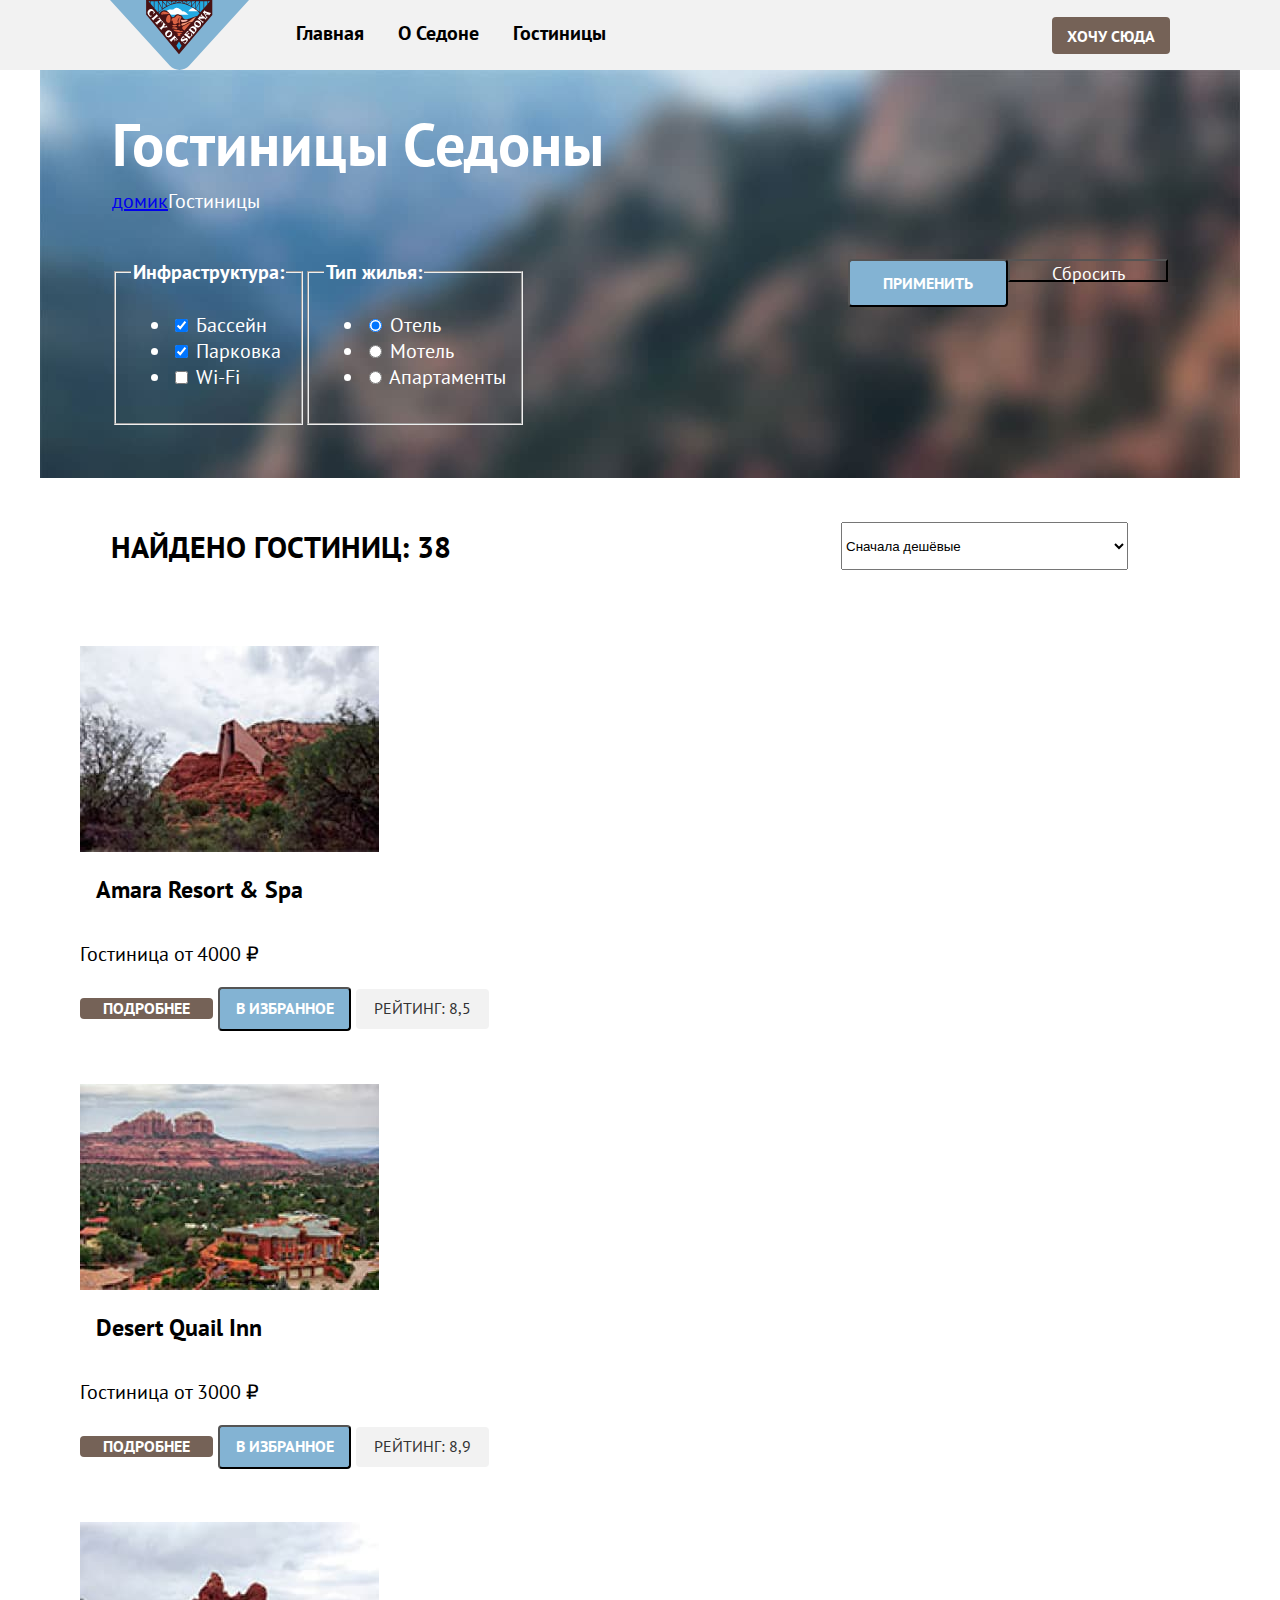
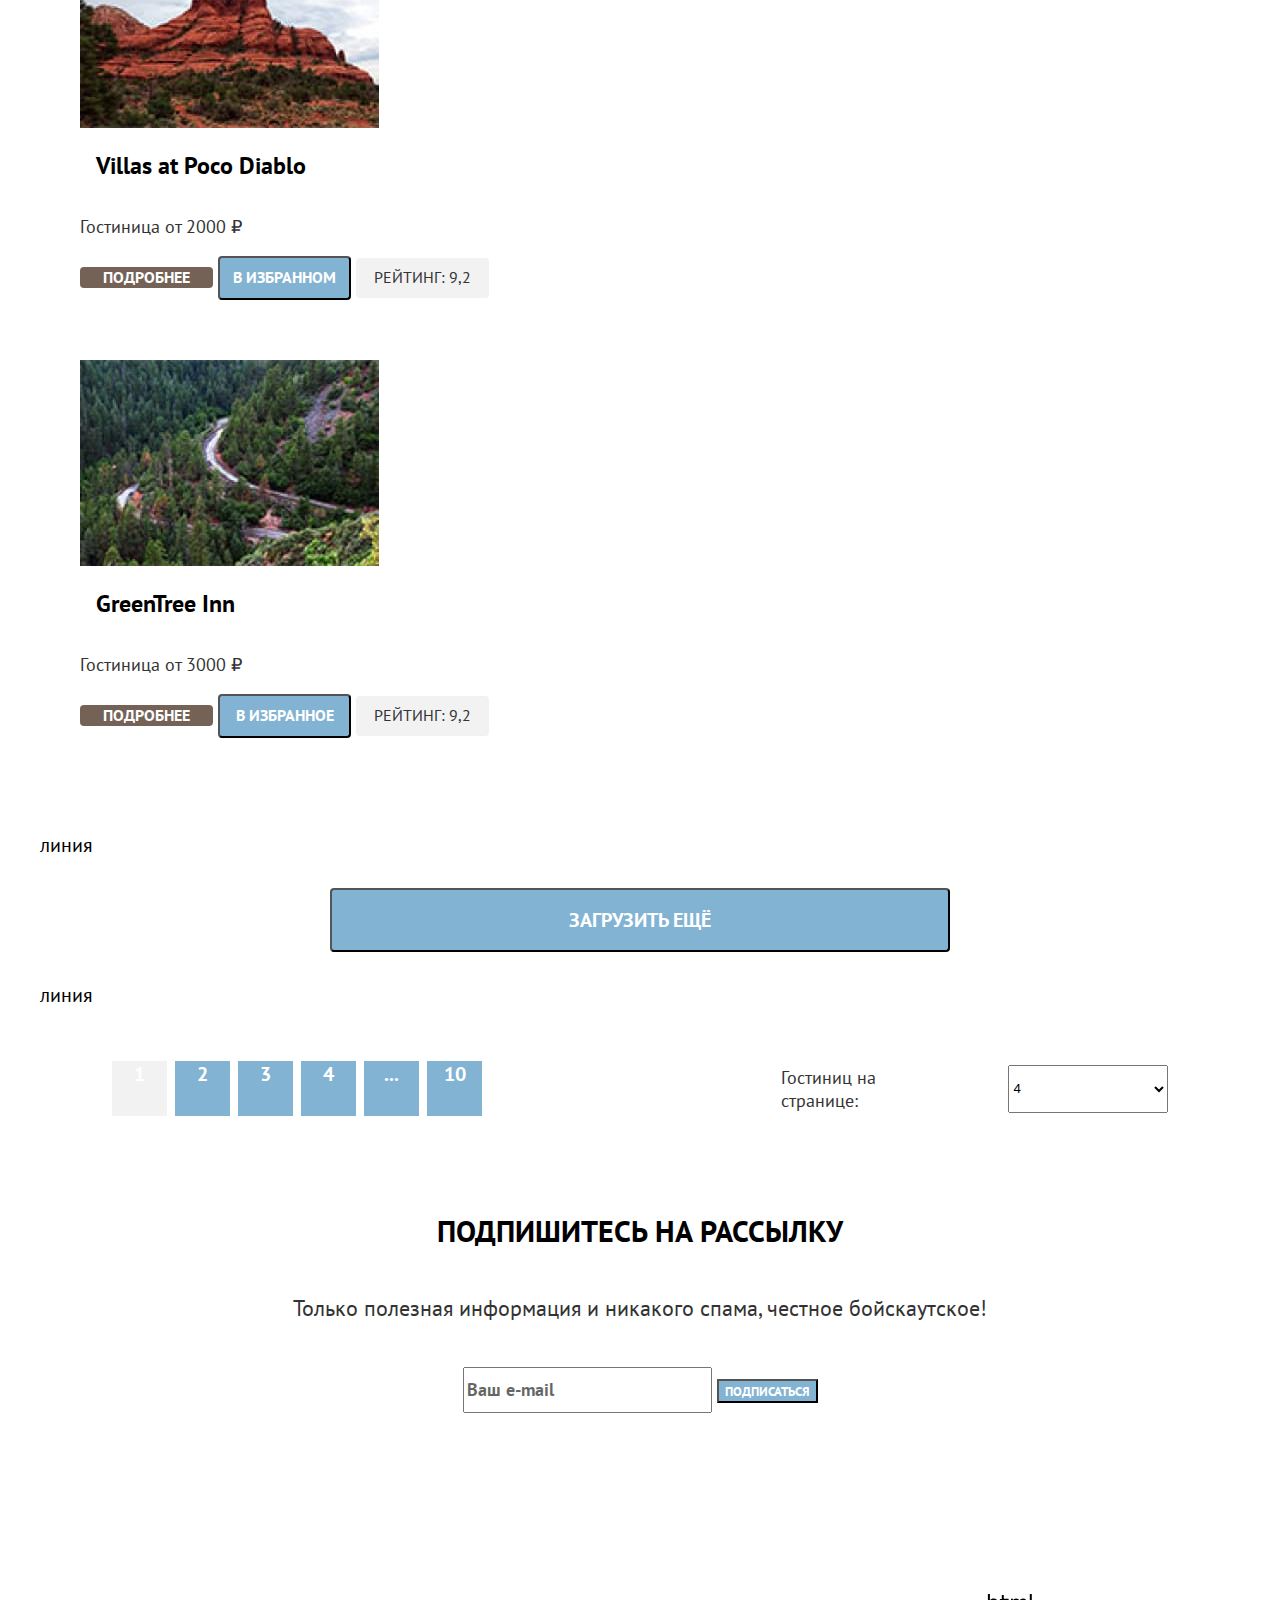
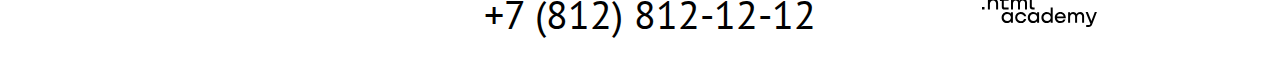
<file: 6/catalog.html>
<!DOCTYPE html>
<html lang="ru">
<head>
  <meta charset="utf-8">
  <title>HTML Academy: Седона</title>
  <link rel="stylesheet" href="styles/style.css">
  <base href="https://htmlacademy-htmlcss.github.io/1718789-sedona-33/6/">
</head>

<body>

  <header class="main-header">
    <nav class="main-nav">
      <a href="index.html" class="main-header__logo">
        <img src="image/logo/logo-header.svg" width="139" height="70" alt="Логотип сайта Гостиницы Седоны">
      </a>
      <ul class="main-nav__list">
        <li class="main-nav__item">
          <a class="main-nav__link main-nav__current" href="index.html">Главная</a>
        </li>
        <li class="main-nav__item">
          <a class="main-nav__link" href="#">О Седоне</a>
        </li>
        <li class="main-nav__item">
          <a class="main-nav__link" href="catalog.html">Гостиницы</a>
        </li>
      </ul>

      <ul class="main-nav__list user-nav__list">
        <li class="user-nav__item">
          <a class="user-nav__link" href="index.html"><span class="visually-hidden">Поиск</span></a>
        </li>
        <li class="user-nav__item">
          <a class="user-nav__link" href="#"><span class="visually-hidden">Закладки</span></a>
        </li>
        <li class="user-nav__item">
          <a class="user-nav__link__want" href="catalog.html">Хочу сюда</a>
        </li>
      </ul>
    </nav>
  </header>

  <main class="main">
    <div class="page-container">
    <section class="catalog-products">
      <h1 class="catalog-products__title">Гостиницы Седоны</h1>
      <ul class="breadcrumbs">
      <li class="breadcrumbs__item">
        <a class="breadcrumbs__link" href="index.html">домик</a>
      </li>
      <li class="breadcrumbs__item">
        <a class="breadcrumbs__link">Гостиницы</a>
      </li>
      </ul>
      <h2 class="visually-hidden" hidden>Фильтр поиска гостиниц</h2>
      <form class="catalog-filter" action="https://echo.htmlacademy.ru/" method="get">
        <fieldset class="catalog-filter__group">
          <legend class="catalog-filter__title">Инфраструктура:</legend>
          <ul class="catalog-filter__list">
            <li class="catalog-filter__item">
              <label class="control">
                <input class="control-input" type="checkbox" name="swimming-pool" checked>
                Бассейн
              </label>
            </li>
            <li class="catalog-filter__item">
              <label class="control">
                <input class="control-input" type="checkbox" name="parking-space" checked>
                Парковка
              </label>
            </li>
            <li class="catalog-filter__item">
              <label class="control">
                <input class="control-input" type="checkbox" name="wi-fi">
                Wi-Fi
              </label>
            </li>
          </ul>
      </fieldset>
      <fieldset class="catalog-filter__group">
        <legend class="catalog-filter__title">Тип жилья:</legend>
        <ul class="catalog-filter__list">
          <li class="catalog-filter__item">
            <label class="control">
              <input class="control-input" type="radio" name="type-of-housing" value="hotel" checked>
              Отель
            </label>
          </li>
          <li class="catalog-filter__item">
            <label class="control">
              <input class="control-input" type="radio" name="type-of-housing" value="mtoel">
              Мотель
            </label>
          </li>
          <li class="catalog-filter__item">
            <label class="control">
              <input class="control-input" type="radio" name="type-of-housing" value="apartments">
              Апартаменты
            </label>
          </li>
        </ul>
      </fieldset>
      <button class="button-apply" type="submit">Применить</button>
      <button class="button-reset" type="submit">Сбросить</button>
    </form>
    </section>

    <div class="catalog__wrapper">
    <section class="filter">
      <p class="filter__desc">Найдено гостиниц: <span class="filter__span">38</span></p>
      <select class="select__control" aria-label="Сортировка">
        <option value="cheap">Сначала дешёвые</option>
      </select>
      <ul class="card-filter__list">
        <li class="card-filter__item">
          <a class="button button-current" href="#">
          <span class="visually-hidden">Показать карточки</span>
          </a>
        </li>
        <li class="card-filter__item">
         <a class="button" href="#">
         <span class="visually-hidden">Показать по одному варинту</span>
         </a>
        </li>
        <li class="card-filter__item">
          <a class="button" href="#">
          <span class="visually-hidden">Показать список</span>
          </a>
        </li>
      </ul>
    </section>

      <ul class="catalog__list">
        <li class="catalog__item">
          <a class="catalog__link" href="#">
            <img class="catalog__img" src="image/catalog/catalog-1.jpg" width="299" height="206" alt="Гостиница Amara Resort & Spa">
          </a>
          <a class="catalog__link" href="#">
            <h3 class="catalog__title">Amara Resort & Spa</h3>
          </a>
          <p class="catalog_desc">Гостиница от 4000 ₽</p>
          <a class="catalog__about" href="#">Подробнее</a>
          <button class="catalog__btn">В избранное</button>
          <span class="catalog__stars"></span>
          <span class="catalog__rating">Рейтинг: 8,5</span>
        </li>

        <li class="catalog__item">
          <a class="catalog__link" href="#">
            <img class="catalog__img" src="image/catalog/catalog-2.jpg" width="299" height="206"  alt="Гостиница Desert Quail Inn">
          </a>
          <a class="catalog__link" href="#">
            <h3 class="catalog__title">Desert Quail Inn</h3>
          </a>
          <p class="catalog_desc">Гостиница от 3000 ₽</p>
          <a class="catalog__about" href="#">Подробнее</a>
          <button class="catalog__btn">В избранное</button>
          <span class="catalog__stars"></span>
          <span class="catalog__rating">Рейтинг: 8,9</span>
        </li>

        <li class="catalog__item">
          <a class="catalog__link" href="#">
            <img class="catalog__img" src="image/catalog/catalog-3.jpg" width="299" height="206"  alt="Гостиница Villas at Poco Diablo">
          </a>
          <a class="catalog__link" href="#">
            <h3 class="catalog__title">Villas at Poco Diablo</h3>
          </a>
          <p class="catalog__desc">Гостиница от 2000 ₽</p>
          <a class="catalog__about" href="#">Подробнее</a>
          <button class="catalog__btn catalog__btn-active">В избранном</button>
          <span class="catalog__stars"></span>
          <span class="catalog__rating">Рейтинг: 9,2</span>
        </li>

        <li class="catalog__item">
          <a class="catalog__link-img" href="#">
            <img class="catalog__img" src="image/catalog/catalog-4.jpg" width="299" height="206"  alt="Гостиница GreenTree Inn">
          </a>
          <a class="catalog__link" href="#">
            <h3 class="catalog__title">GreenTree Inn</h3>
          </a>
          <p class="catalog__desc">Гостиница от 3000 ₽</p>
          <a class="catalog__about" href="#">Подробнее</a>
          <button class="catalog__btn">В избранное</button>
          <span class="catalog__stars"></span>
          <span class="catalog__rating">Рейтинг: 9,2</span>
        </li>
      </ul>

      <div class="design-line">линия</div>

      <div class="more-products__wrapper">
        <button class="more-products" type="button">Загрузить ещё</button>
      </div>

      <div class="design-line">линия</div>

  <div class="pagination__wrapper">
    <ul class="pagination">
      <li class="pagination__item pagination__current">
        <a class="pagination__link" href="#">1</a>
      </li>
      <li class="pagination__item">
        <a class="pagination__link" href="#">2</a>
      </li>
      <li class="pagination__item">
        <a class="pagination__link" href="#">3</a>
      </li>
      <li class="pagination__item">
        <a class="pagination__link" href="#">4</a>
      </li>
      <li class="pagination__item">
        <a class="pagination__link" href="#">...</a>
      </li>
      <li class="pagination__item">
        <a class="pagination__link" href="#">10</a>
      </li>
    </ul>

    <span class="pagination__sort">Гостиниц на странице:</span>
    <select class="pagination__control" aria-label="Сортировка">
      <option value="number">4</option>
    </select>
    </div>
    </div>

    <section class="mailing-catalog">
      <h2 class="mailing-catalog__title">Подпишитесь на рассылку</h2>
      <p class="mailing-catalog__desc">Только полезная информация и никакого спама, честное бойскаутское!</p>
      <form class="mailing-form" action="https://echo.htmlacademy.ru/" method="POST">
        <input class="mailing__input" type="email" name="mailing-form" placeholder="Ваш e-mail">
          <button class="mailing__btn" type="submit">Подписаться</button>
      </form>
    </section>
    </div>
  </main>

  <footer class="footer">
    <div class="footer__container">
      <ul class="footer__social-list">
        <li class="footer__social-item">
          <a class="footer__social-btn" href="https://www.twitter.com/htmlacademy_ru">
            <span class="visually-hidden">twitter</span>
          </a>
        </li>
        <li class="footer__social-item">
          <a class="footer__social-btn" href="https://www.facebook.com/htmlacademy">
            <span class="visually-hidden">facebook</span>
          </a>
        </li>
        <li class="footer__social-item">
          <a class="footer__social-btn" href="https://www.youtube.com/HTMLacademyRUS">
            <span class="visually-hidden">youtube</span>
          </a>
        </li>
      </ul>

      <a class="footer__number" href="tel:+78128121212">+7 (812) 812-12-12</a>

      <a class="footer__htmlacademy-logo" href="https://www.htmlacademy.ru">
        <img src="image/logo/logo-htmlacademy-footer.svg" width="115" height="34" alt="Лого htmlacademy">
      </a>
    </div>
  </footer>
</file>
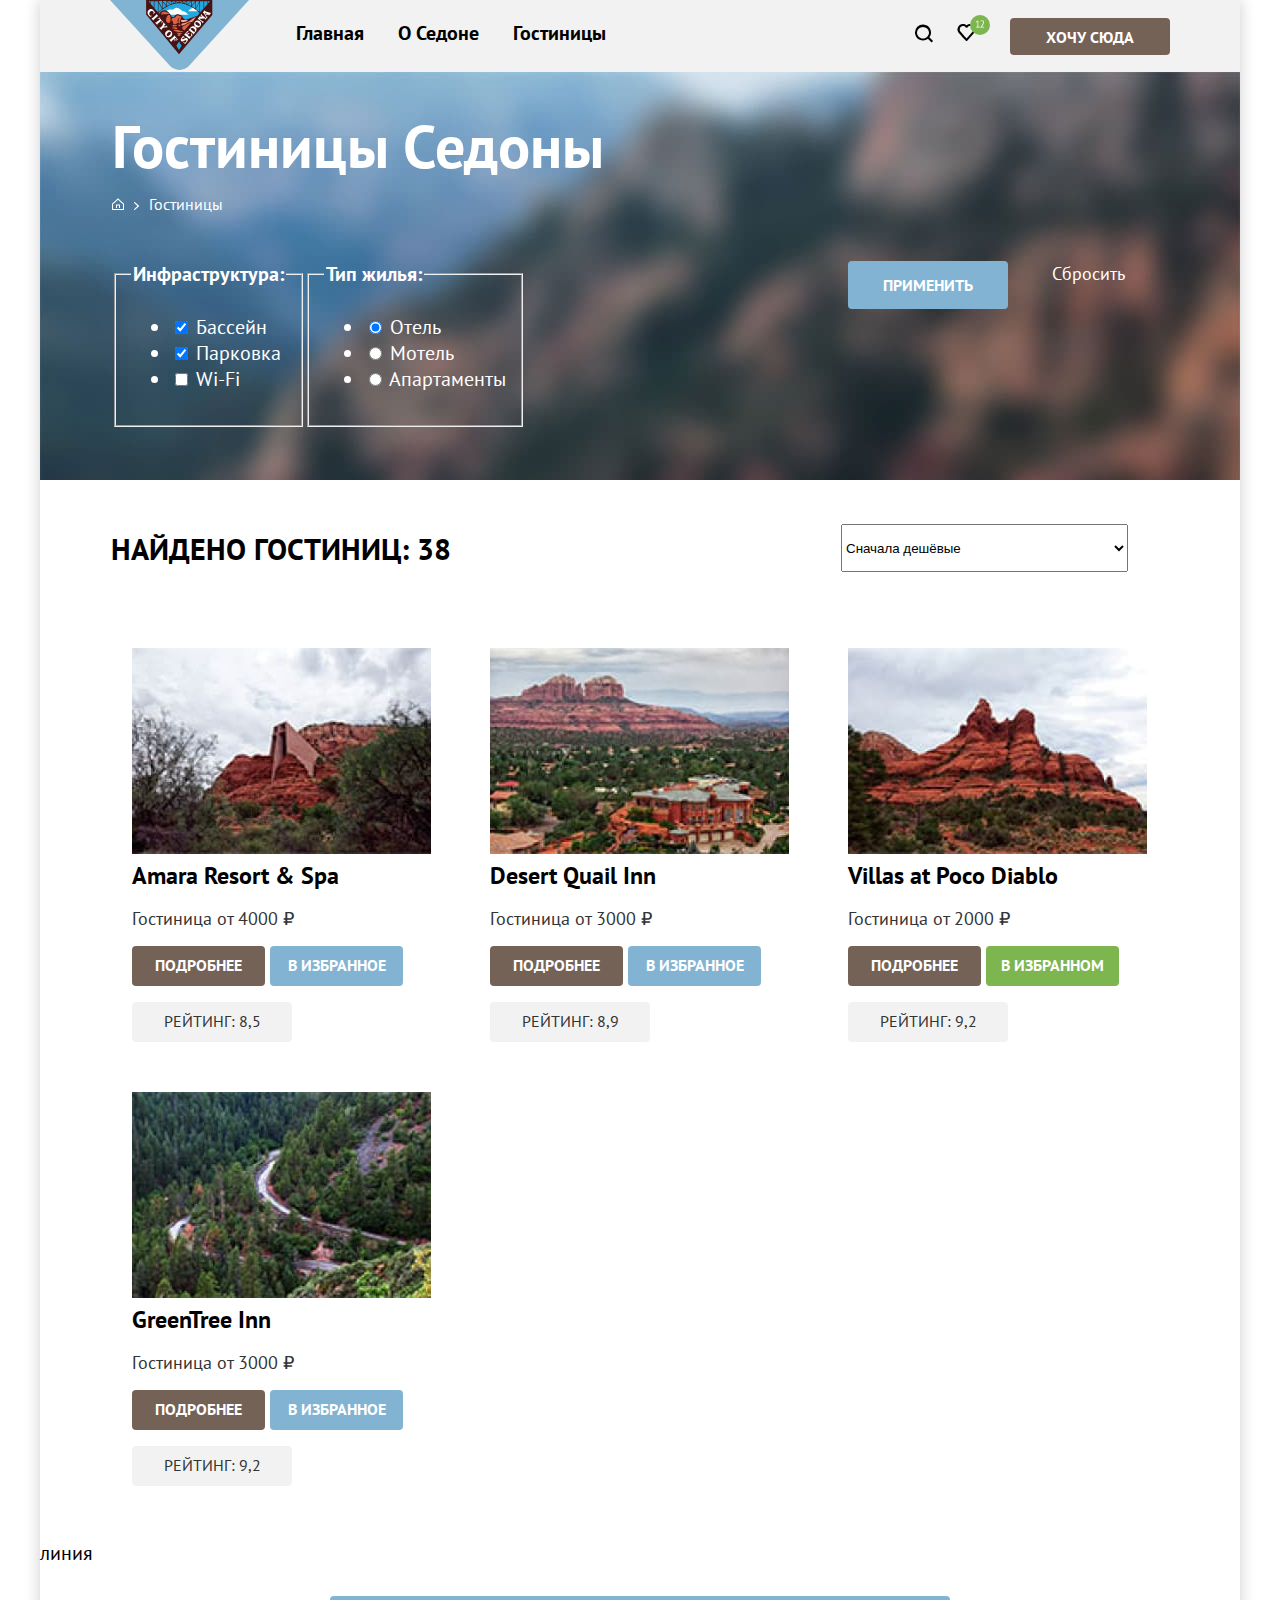
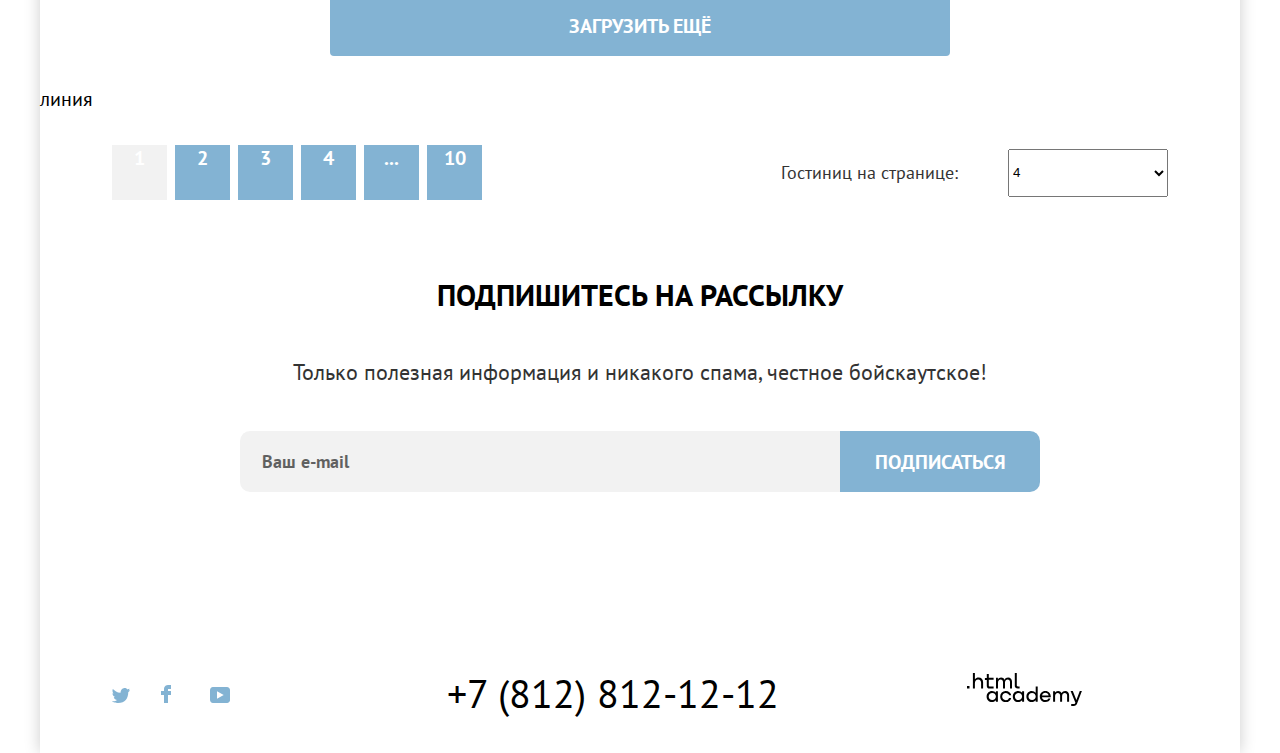
<file: 7/catalog.html>
<!DOCTYPE html>
<html lang="ru">
<head>
  <meta charset="utf-8">
  <title>HTML Academy: Седона</title>
  <link rel="stylesheet" href="styles/style.css">
  <base href="https://htmlacademy-htmlcss.github.io/1718789-sedona-33/7/">
</head>

<body>

  <div class="wrapper">
    <header class="main-header">
      <nav class="main-nav">
        <a href="index.html" class="main-header__logo">
          <img src="image/logo/logo-header.svg" width="139" height="70" alt="Логотип сайта Гостиницы Седоны">
        </a>
        <ul class="main-nav__list">
          <li class="main-nav__item">
            <a class="main-nav__link main-nav__current" href="index.html">Главная</a>
          </li>
          <li class="main-nav__item">
            <a class="main-nav__link" href="#">О Седоне</a>
          </li>
          <li class="main-nav__item">
            <a class="main-nav__link" href="catalog.html">Гостиницы</a>
          </li>
        </ul>

        <ul class="main-nav__list user-nav__list">
          <li class="user-nav__item">
            <a class="user-nav__link" href="index.html">
            <svg aria-hidden="true" focusable="false" width="20" height="19" fill="none" xmlns="http://www.w3.org/2000/svg"><path d="m19.03 17.05-3.71-3.7c1-1.3 1.7-3 1.7-4.9 0-4.4-3.61-8-8.02-8a8.12 8.12 0 0 0-8.03 8.1c0 4.4 3.61 8 8.03 8 1.8 0 3.5-.6 4.91-1.7l3.71 3.7 1.4-1.5ZM9 14.55c-3.31 0-6.02-2.7-6.02-6a6.03 6.03 0 0 1 12.03 0c0 3.3-2.7 6-6.01 6Z" fill="#000"/></svg>
            <span class="visually-hidden">Поиск</span></a>
          </li>
          <li class="user-nav__item">
            <a class="user-nav__link" href="#">
              <svg aria-hidden="true" focusable="false"  width="44" height="66" fill="none" xmlns="http://www.w3.org/2000/svg"><path d="M20.44 41c-.3 0-.6-.1-.8-.4-5.41-6.1-6.72-7.5-7.02-7.9a5.4 5.4 0 0 1 4.41-8.7c1.3 0 2.51.5 3.51 1.3a5.47 5.47 0 0 1 9.03 4.1c0 1.3-.5 2.5-1.3 3.4l-7.02 7.9c-.2.2-.4.3-.8.3Zm-6.01-9.5c.3.4 3.5 4 6.11 6.9l6.22-7c.5-.5.7-1.2.7-2 0-1.8-1.5-3.3-3.3-3.3-1 0-2.01.5-2.71 1.3-.3.3-.6.4-.9.4-.3 0-.6-.2-.8-.4-.71-.8-1.71-1.3-2.72-1.3-1.8 0-3.3 1.5-3.3 3.3-.1.9.3 1.6.7 2.1-.1 0-.1 0 0 0Z" fill="#000"/><rect x="24" y="15" width="20" height="20" rx="10" fill="#7DB54F"/><path d="M30.13 26.76h1.4v-4.84l.1-.59-.4.47-1.1.79-.38-.51 2.2-1.7h.36v6.38h1.37v.74h-3.55v-.74Zm7.83-4.67c0 .35-.07.72-.2 1.09a10.88 10.88 0 0 1-1.21 2.21c-.26.35-.52.69-.78 1.01l-.49.43v.04l.64-.11h2.18v.74h-3.98v-.29a33.15 33.15 0 0 0 1.17-1.32 15.09 15.09 0 0 0 1.25-1.83c.18-.32.32-.64.43-.95.1-.31.16-.61.16-.89 0-.33-.1-.6-.28-.81-.19-.22-.47-.33-.85-.33-.25 0-.5.05-.74.16-.24.1-.45.22-.62.35l-.33-.57c.23-.2.51-.36.83-.47.32-.11.66-.17 1.03-.17.29 0 .54.04.76.13a1.5 1.5 0 0 1 .91.9c.08.2.12.43.12.68Z" fill="#fff"/></svg>
              <span class="visually-hidden">Закладки</span></a>
          </li>
          <li class="user-nav__item">
            <button class="user-nav__btn__want" href="catalog.html">Хочу сюда</button>
          </li>
        </ul>
      </nav>
    </header>

  <main class="main">
    <div class="page-container">
    <section class="catalog-products">
      <h1 class="catalog-products__title">Гостиницы Седоны</h1>
      <ul class="breadcrumbs">
      <li class="breadcrumbs__item">
        <a class="breadcrumbs__link" href="index.html">
          <svg aria-hidden="true" focusable="false" width="12" height="12" viewBox="0 0 12 12" fill="none" xmlns="http://www.w3.org/2000/svg">
            <path d="M6 0.300049L0 5.80005V12H12V5.80005L6 0.300049ZM11 11H1V6.20005L6 1.70005L11 6.20005V11Z" fill="white"/>
            <path d="M4 10H5V7.5H7V10H8V6.5H4V10Z" fill="white"/>
          </svg>
        </a>
      </li>
      <li class="breadcrumbs__item">
        <svg class="breadcrumbs__item__svg" aria-hidden="true" focusable="false" width="5" height="8" viewBox="0 0 5 8" fill="none" xmlns="http://www.w3.org/2000/svg">
        <path d="M4.79998 3.60005L0.999984 0.200049C0.799984 4.88311e-05 0.399984 4.88311e-05 0.0999836 0.200049C-0.200016 0.400049 -0.100016 0.800049 0.0999836 1.00005L3.39998 4.00005L0.199984 7.00005C-1.63764e-05 7.20005 -1.63764e-05 7.60005 0.199984 7.80005C0.199984 7.90005 0.499984 8.00005 0.599984 8.00005C0.699984 8.00005 0.899984 7.90005 0.999984 7.80005L4.79998 4.40005C5.09998 4.20005 5.09998 3.80005 4.79998 3.60005Z" fill="white"/>
        </svg>
      </li>
      <li class="breadcrumbs__item">
        <span class="breadcrumbs__span" href="#">Гостиницы</span>
      </li>
      </ul>
      <h2 class="visually-hidden" hidden>Фильтр поиска гостиниц</h2>
      <form class="catalog-filter" action="https://echo.htmlacademy.ru/" method="get">
        <fieldset class="catalog-filter__group">
          <legend class="catalog-filter__title">Инфраструктура:</legend>
          <ul class="catalog-filter__list">
            <li class="catalog-filter__item">
              <label class="control">
                <input class="control-input" type="checkbox" name="swimming-pool" checked>
                Бассейн
              </label>
            </li>
            <li class="catalog-filter__item">
              <label class="control">
                <input class="control-input" type="checkbox" name="parking-space" checked>
                Парковка
              </label>
            </li>
            <li class="catalog-filter__item">
              <label class="control">
                <input class="control-input" type="checkbox" name="wi-fi">
                Wi-Fi
              </label>
            </li>
          </ul>
      </fieldset>
      <fieldset class="catalog-filter__group">
        <legend class="catalog-filter__title">Тип жилья:</legend>
        <ul class="catalog-filter__list">
          <li class="catalog-filter__item">
            <label class="control">
              <input class="control-input" type="radio" name="type-of-housing" value="hotel" checked>
              Отель
            </label>
          </li>
          <li class="catalog-filter__item">
            <label class="control">
              <input class="control-input" type="radio" name="type-of-housing" value="mtoel">
              Мотель
            </label>
          </li>
          <li class="catalog-filter__item">
            <label class="control">
              <input class="control-input" type="radio" name="type-of-housing" value="apartments">
              Апартаменты
            </label>
          </li>
        </ul>
      </fieldset>
      <button class="button-apply" type="submit">Применить</button>
      <button class="button-reset" type="submit">Сбросить</button>
    </form>
    </section>

    <div class="catalog__wrapper">
    <section class="filter">
      <p class="filter__desc">Найдено гостиниц: <span class="filter__span">38</span></p>
      <select class="select__control" aria-label="Сортировка">
        <option value="cheap">Сначала дешёвые</option>
      </select>
      <ul class="card-filter__list">
        <li class="card-filter__item">
          <a class="button button-current" href="#">
          <span class="visually-hidden">Показать карточки</span>
          </a>
        </li>
        <li class="card-filter__item">
         <a class="button" href="#">
         <span class="visually-hidden">Показать по одному варинту</span>
         </a>
        </li>
        <li class="card-filter__item">
          <a class="button" href="#">
          <span class="visually-hidden">Показать список</span>
          </a>
        </li>
      </ul>
    </section>

      <ul class="catalog__list">
        <li class="catalog__item">
          <a class="catalog__link catalog__link-img" href="#">
            <img class="catalog__img" src="image/catalog/catalog-1.jpg" width="299" height="206" alt="Гостиница Amara Resort & Spa">
          </a>
          <a class="catalog__link" href="#">
            <h3 class="catalog__title">Amara Resort & Spa</h3>
          </a>
          <p class="catalog__desc">Гостиница от 4000 ₽</p>
            <a class="catalog__about" href="#">Подробнее</a>
            <button class="catalog__btn">В избранное</button>
          <!-- <div class="catalog-btn__wrapper"> -->
            <span class="catalog__stars"></span>
            <span class="catalog__rating">Рейтинг: 8,5</span>
          <!-- </div> -->
        </li>

        <li class="catalog__item">
          <a class="catalog__link" href="#">
            <img class="catalog__img" src="image/catalog/catalog-2.jpg" width="299" height="206"  alt="Гостиница Desert Quail Inn">
          </a>
          <a class="catalog__link" href="#">
            <h3 class="catalog__title">Desert Quail Inn</h3>
          </a>
          <p class="catalog__desc">Гостиница от 3000 ₽</p>
          <a class="catalog__about" href="#">Подробнее</a>
          <button class="catalog__btn">В избранное</button>
          <span class="catalog__stars"></span>
          <span class="catalog__rating">Рейтинг: 8,9</span>
        </li>

        <li class="catalog__item">
          <a class="catalog__link" href="#">
            <img class="catalog__img" src="image/catalog/catalog-3.jpg" width="299" height="206"  alt="Гостиница Villas at Poco Diablo">
          </a>
          <a class="catalog__link" href="#">
            <h3 class="catalog__title">Villas at Poco Diablo</h3>
          </a>
          <p class="catalog__desc">Гостиница от 2000 ₽</p>
          <a class="catalog__about" href="#">Подробнее</a>
          <button class="catalog__btn catalog__btn-active">В избранном</button>
          <span class="catalog__stars"></span>
          <span class="catalog__rating">Рейтинг: 9,2</span>
        </li>

        <li class="catalog__item">
          <a class="catalog__link-img" href="#">
            <img class="catalog__img" src="image/catalog/catalog-4.jpg" width="299" height="206"  alt="Гостиница GreenTree Inn">
          </a>
          <a class="catalog__link" href="#">
            <h3 class="catalog__title">GreenTree Inn</h3>
          </a>
          <p class="catalog__desc">Гостиница от 3000 ₽</p>
          <a class="catalog__about" href="#">Подробнее</a>
          <button class="catalog__btn">В избранное</button>
          <span class="catalog__stars"></span>
          <span class="catalog__rating">Рейтинг: 9,2</span>
        </li>
      </ul>

      <div class="design-line">линия</div>

      <div class="more-products__wrapper">
        <button class="more-products" type="button">Загрузить ещё</button>
      </div>

      <div class="design-line">линия</div>

  <div class="pagination__wrapper">
    <ul class="pagination">
      <li class="pagination__item pagination__current">
        <a class="pagination__link" href="#">1</a>
      </li>
      <li class="pagination__item">
        <a class="pagination__link" href="#">2</a>
      </li>
      <li class="pagination__item">
        <a class="pagination__link" href="#">3</a>
      </li>
      <li class="pagination__item">
        <a class="pagination__link" href="#">4</a>
      </li>
      <li class="pagination__item">
        <a class="pagination__link" href="#">...</a>
      </li>
      <li class="pagination__item">
        <a class="pagination__link" href="#">10</a>
      </li>
    </ul>

    <span class="pagination__sort">Гостиниц на странице:</span>
    <select class="pagination__control" aria-label="Сортировка">
      <option value="number">4</option>
    </select>
    </div>
      <section class="mailing-catalog">
        <h2 class="mailing-catalog__title">Подпишитесь на рассылку</h2>
        <p class="mailing-catalog__desc">Только полезная информация и никакого спама, честное бойскаутское!</p>
        <form class="mailing-form" action="https://echo.htmlacademy.ru/" method="POST">
          <input class="mailing__input" type="email" name="mailing-form" placeholder="Ваш e-mail">
          <button class="mailing__btn" type="submit">Подписаться</button>
        </form>
      </section>
    </div>
    </div>
  </main>

  <footer class="footer">
    <div class="footer__container">
      <ul class="footer__social-list">
        <li class="footer__social-item">
          <a class="footer__social-btn" href="https://www.twitter.com/htmlacademy_ru">
            <svg aria-hidden="true" focusable="false" width="18" height="15" fill="none" xmlns="http://www.w3.org/2000/svg"><path d="M11.6.2c1.8-.5 3.2.3 3.8 1.2.7-.2 1.4-.5 2.1-.7 0 .9-.6 1.5-.9 1.8.7.1 1.4-.6 1.4-.6-.2 1-1.1 1.8-1.7 2C16.1 10.7 13 15.1 5.7 15h-.5c-.4 0-4.4-.5-5.2-1.9 2.4.2 4.1-.4 5-1.2-1-.3-2.9-.4-3.2-2.9.4.1.6.2 1.3.1C1.8 8.3.4 7.5.5 5.3c.3.3 1.1.5 1.4.5C1.1 5.6-.2 2.5.9.9c1.9 1.9 4 3.6 7.6 3.8C8.7 2.3 9.7.8 11.6.2Z" fill="#83B3D3"/></svg>
            <span class="visually-hidden">twitter</span>
          </a>
        </li>
        <li class="footer__social-item">
          <a class="footer__social-btn" href="https://www.facebook.com/htmlacademy">
            <svg aria-hidden="true" focusable="false" width="10" height="18" fill="none" xmlns="http://www.w3.org/2000/svg"><path d="M7 0C4.8 0 3 1.8 3 4v2H0v4h3v8h4v-8h3V6H7V4h3V0H7Z" fill="#83B3D3"/></svg>
            <span class="visually-hidden">facebook</span>
          </a>
        </li>
        <li class="footer__social-item">
          <a class="footer__social-btn" href="https://www.youtube.com/HTMLacademyRUS">
            <svg aria-hidden="true" focusable="false" width="20" height="16" fill="none" xmlns="http://www.w3.org/2000/svg"><path d="M17 0H2.9C1.2 0 0 1.5 0 3.2v9.5C0 14.5 1.2 16 2.9 16h14.3c1.5 0 2.9-1.5 2.9-3.2V3.2C19.9 1.5 18.7 0 17 0ZM7 11.8V4.2L13.7 8 7 11.8Z" fill="#83B3D3"/></svg>
            <span class="visually-hidden">youtube</span>
          </a>
        </li>
      </ul>

      <a class="footer__number" href="tel:+78128121212">+7 (812) 812-12-12</a>

      <a class="footer__htmlacademy-logo" href="https://www.htmlacademy.ru">
        <img src="image/logo/logo-htmlacademy-footer.svg" width="115" height="34" alt="Лого htmlacademy">
      </a>
    </div>
  </footer>
  </div>
</body>

</html>
</file>
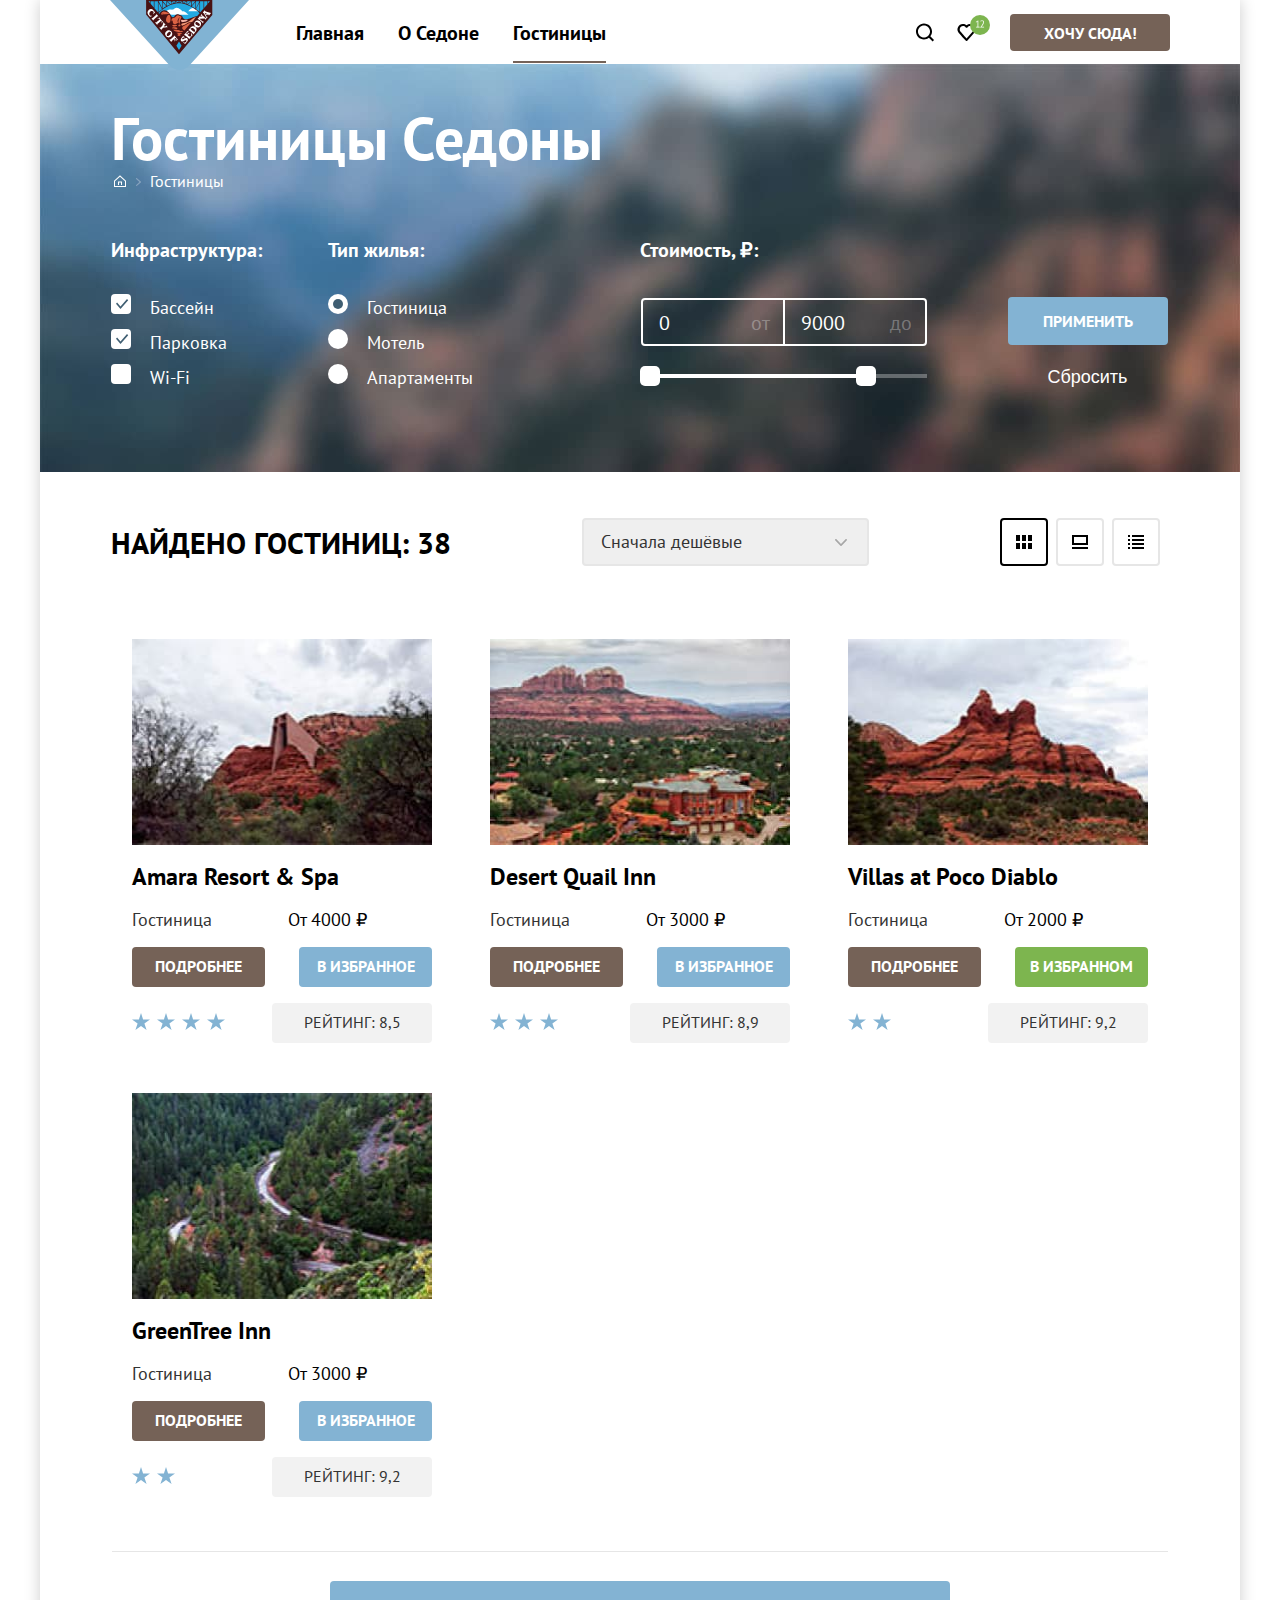
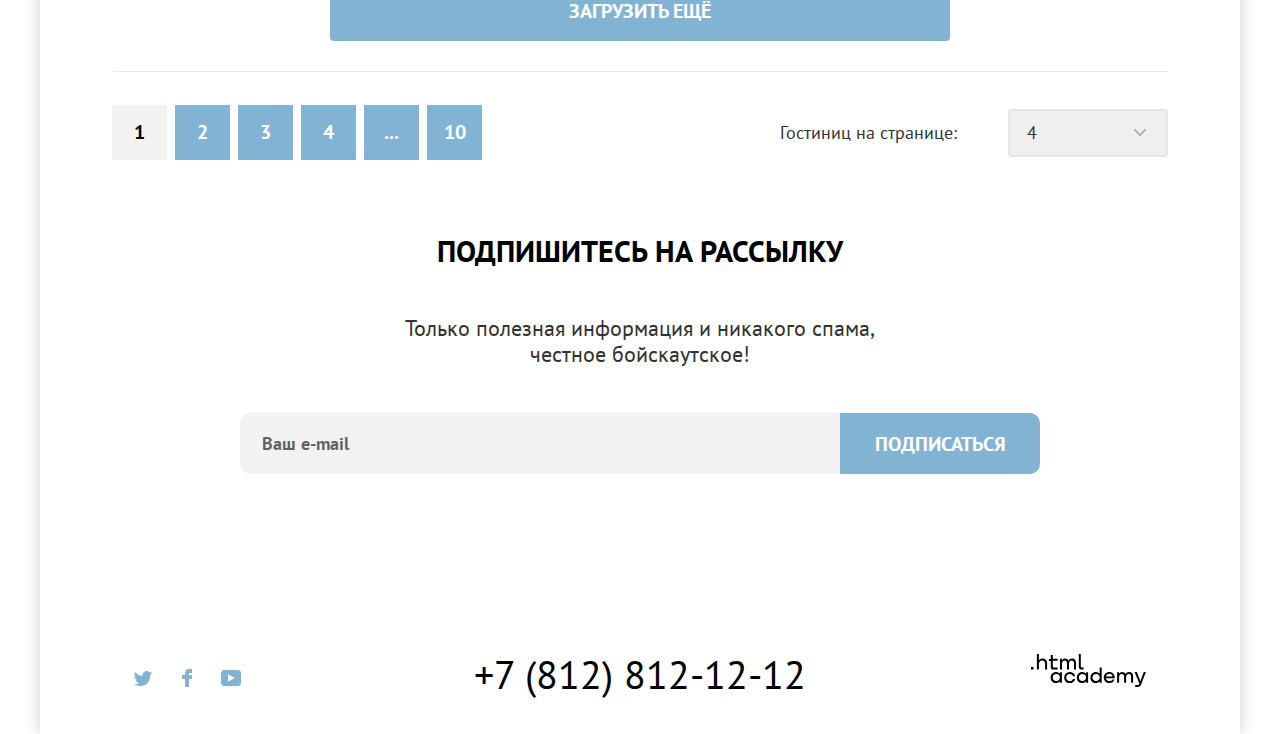
<file: 8/catalog.html>
<!DOCTYPE html>
<html lang="ru">
<head>
  <meta charset="utf-8">
  <title>HTML Academy: Седона</title>
  <link rel="stylesheet" href="styles/style.css">
  <base href="https://htmlacademy-htmlcss.github.io/1718789-sedona-33/8/">
</head>

<body>

  <div class="wrapper">
    <header class="main-header">
      <nav class="main-nav">
        <a href="index.html" class="main-header__logo">
          <img src="image/logo/logo-header.svg" width="139" height="70" alt="Логотип сайта Гостиницы Седоны">
        </a>
        <ul class="main-nav__list">
          <li class="main-nav__item">
            <a class="main-nav__link" href="index.html">Главная</a>
          </li>
          <li class="main-nav__item">
            <a class="main-nav__link" href="#">О Седоне</a>
          </li>
          <li class="main-nav__item">
            <a class="main-nav__link main-nav__link-current" href="catalog.html">Гостиницы</a>
          </li>
        </ul>

        <ul class="main-nav__list user-nav__list">
          <li class="user-nav__item">
            <a class="user-nav__link" href="index.html">
              <svg class="nav__icon" width="42" height="66" viewBox="0 0 42 66" fill="none" xmlns="http://www.w3.org/2000/svg">
                <path d="M30.0257 40.05L26.3152 36.35C27.318 35.05 28.02 33.35 28.02 31.45C28.02 27.05 24.4098 23.45 19.9973 23.45C15.5848 23.45 11.9746 27.15 11.9746 31.55C11.9746 35.95 15.5848 39.55 19.9973 39.55C21.8024 39.55 23.5072 38.95 24.9112 37.85L28.6217 41.55L30.0257 40.05ZM19.9973 37.55C16.6879 37.55 13.9803 34.85 13.9803 31.55C13.9803 28.25 16.6879 25.55 19.9973 25.55C23.3067 25.55 26.0143 28.25 26.0143 31.55C26.0143 34.85 23.3067 37.55 19.9973 37.55Z" fill="black"/>
              </svg>
            <span class="visually-hidden">Поиск</span></a>
          </li>
          <li class="user-nav__item">
            <a class="user-nav__link" href="#">
              <svg class="nav__icon" aria-hidden="true" focusable="false"  width="44" height="66" fill="none" xmlns="http://www.w3.org/2000/svg"><path d="M20.44 41c-.3 0-.6-.1-.8-.4-5.41-6.1-6.72-7.5-7.02-7.9a5.4 5.4 0 0 1 4.41-8.7c1.3 0 2.51.5 3.51 1.3a5.47 5.47 0 0 1 9.03 4.1c0 1.3-.5 2.5-1.3 3.4l-7.02 7.9c-.2.2-.4.3-.8.3Zm-6.01-9.5c.3.4 3.5 4 6.11 6.9l6.22-7c.5-.5.7-1.2.7-2 0-1.8-1.5-3.3-3.3-3.3-1 0-2.01.5-2.71 1.3-.3.3-.6.4-.9.4-.3 0-.6-.2-.8-.4-.71-.8-1.71-1.3-2.72-1.3-1.8 0-3.3 1.5-3.3 3.3-.1.9.3 1.6.7 2.1-.1 0-.1 0 0 0Z" fill="#000"/><rect x="24" y="15" width="20" height="20" rx="10" fill="#7DB54F"/><path d="M30.13 26.76h1.4v-4.84l.1-.59-.4.47-1.1.79-.38-.51 2.2-1.7h.36v6.38h1.37v.74h-3.55v-.74Zm7.83-4.67c0 .35-.07.72-.2 1.09a10.88 10.88 0 0 1-1.21 2.21c-.26.35-.52.69-.78 1.01l-.49.43v.04l.64-.11h2.18v.74h-3.98v-.29a33.15 33.15 0 0 0 1.17-1.32 15.09 15.09 0 0 0 1.25-1.83c.18-.32.32-.64.43-.95.1-.31.16-.61.16-.89 0-.33-.1-.6-.28-.81-.19-.22-.47-.33-.85-.33-.25 0-.5.05-.74.16-.24.1-.45.22-.62.35l-.33-.57c.23-.2.51-.36.83-.47.32-.11.66-.17 1.03-.17.29 0 .54.04.76.13a1.5 1.5 0 0 1 .91.9c.08.2.12.43.12.68Z" fill="#fff"/></svg>
              <span class="visually-hidden">Закладки</span></a>
          </li>
          <li class="user-nav__item">
            <button class="user-nav__btn__want" href="catalog.html">Хочу сюда!</button>
          </li>
        </ul>
      </nav>
    </header>

  <main class="main">
    <div class="page-container">
    <section class="catalog-products">
      <div class="catalog-products__container">
      <h1 class="catalog-products__title">Гостиницы Седоны</h1>
      <ul class="breadcrumbs__list">
      <li class="breadcrumbs__item">
        <a class="breadcrumbs__link-icon" href="index.html">
          <span class="visually-hidden">Главная</span>
        </a>
      </li>
      <li class="breadcrumbs__item">
        <a class="breadcrumbs__link" href="#">Гостиницы</a>
      </li>
      </ul>
      <h2 class="visually-hidden" hidden>Фильтр поиска гостиниц</h2>

      <form class="catalog-filter" action="https://echo.htmlacademy.ru/" name="catalog-filter" method="get">

        <fieldset class="catalog-filter__group catalog-filter__infrastructure">
          <legend class="catalog-filter__title">Инфраструктура:</legend>
          <ul class="catalog-filter__list">
            <li class="catalog-filter__item">
              <label class="control">
                <input class="visually-hidden control__input" type="checkbox" name="swimming-pool" checked>
                <span class="control__mark"></span>
                <span class="control__label">Бассейн</span>
              </label>
            </li>
            <li class="catalog-filter__item">
              <label class="control">
                <input class="visually-hidden control__input" type="checkbox" name="parking-space" checked>
                <span class="control__mark"></span>
                <span class="control__label">Парковка</span>
              </label>
            </li>
            <li class="catalog-filter__item">
              <label class="control">
                <input class="visually-hidden control__input" type="checkbox" name="wi-fi">
                <span class="control__mark"></span>
                <span class="control__label">Wi-Fi</span>
              </label>
            </li>
          </ul>
      </fieldset>
      <fieldset class="catalog-filter__group catalog-filter__type-house">
        <legend class="catalog-filter__title">Тип жилья:</legend>
        <ul class="catalog-filter__list">
          <li class="catalog-filter__item">
            <label class="control">
              <input class="visually-hidden control__input" type="radio" name="type-of-housing" value="hotel" checked>
              <span class="control__mark"></span>
              <span class="control__label">Гостиница</span>
            </label>
          </li>
          <li class="catalog-filter__item">
            <label class="control">
              <input class="visually-hidden control__input" type="radio" name="type-of-housing" value="mtoel">
              <span class="control__mark"></span>
              <span class="control__label">Мотель</span>
            </label>
          </li>
          <li class="catalog-filter__item">
            <label class="control">
              <input class="visually-hidden control__input" type="radio" name="type-of-housing" value="apartments">
              <span class="control__mark"></span>
              <span class="control__label">Апартаменты</span>
            </label>
          </li>
        </ul>
      </fieldset>

      <fieldset class="catalog-filter__group catalog-filter__price">
        <legend class="catalog-filter__title catalog-filter__title-cost">Стоимость, ₽:</legend>

        <div class="range-inputs__wrapper">
          <label class="catalog-filter__label">
            <span class="range-min__title">от</span>
            <input class="range__input range__input-min-price" type="number" name="min-price" value="0">
          </label>

          <label class="catalog-filter__label">
            <span class="range-max__title">до</span>
            <input class="range__input range__input-max-price" type="number" name="max-price" value="9000">
          </label>
        </div>

        <div class="range">
          <div class="range__scale">
            <div class="range__bar">
              <button class="range__toggle toggle__min" type="button">
                <span class="visually-hidden">Изменить минимальную цену</span>
              </button>
              <button class="range__toggle toggle__max" type="button">
                <span class="visually-hidden">Изменить максимальную цену</span>
              </button>
            </div>
          </div>
        </div>
      </fieldset>

      <div class="catalog-filter__btns">
        <button class="button__apply" type="submit">Применить</button>
        <button class="button__reset" type="reset">Сбросить</button>
      </div>
    </form>
    </div>
    </section>

    <div class="catalog__wrapper">
    <section class="filter">
      <h2 class="visually-hidden">Результаты поиска</h2>
      <p class="filter__desc">Найдено гостиниц: <span class="filter__span">38</span></p>
      <select class="select__control" aria-label="Сортировка">
        <option value="cheap">Сначала дешёвые</option>
      </select>
      <div class="card-filter__list">
          <a class="card-filter__button card-filter__button-current card-filter__button-card" href="#">
            <span class="visually-hidden">Показать карточки</span>
          </a>
         <a class="card-filter__button card-filter__button-slider" href="#">
          <span class="visually-hidden">Показать по одному варинту</span>
         </a>
          <a class="card-filter__button card-filter__button-list" href="#"></a>
            <span class="visually-hidden">Показать список</span>
          </a>
      </div>
    </section>

      <ul class="catalog__list">
        <li class="catalog__item">
          <a class="catalog__link-img" href="#">
            <img class="catalog__img" src="image/catalog/catalog-1.jpg" width="300" height="206" alt="Гостиница Amara Resort & Spa">
          </a>
          <a class="catalog__link" href="#">
            <h3 class="catalog__title">Amara Resort & Spa</h3>
          </a>
          <div class="catalog__card">
            <p class="catalog__desc">Гостиница</p>
            <p class="catalog__price">От 4000 ₽</p>
            <a class="catalog__about" href="#">Подробнее</a>
            <button class="catalog__btn">В избранное</button>
          </div>
          <div class="catalog__stars-wrapper">
          <ul class="catalog__stars-list">
            <li class="catalog__stars-item"><svg class="" width="18" height="17" viewBox="0 0 18 17" fill="none" xmlns="http://www.w3.org/2000/svg">
              <path d="M9 0L11.1 6.5H18L12.4 10.5L14.6 17L9 13L3.4 17L5.6 10.5L0 6.5H6.9L9 0Z" fill="#83B3D3"/>
              </svg>
            </li>
            <li class="catalog__stars-item"><svg class="" width="18" height="17" viewBox="0 0 18 17" fill="none" xmlns="http://www.w3.org/2000/svg">
              <path d="M9 0L11.1 6.5H18L12.4 10.5L14.6 17L9 13L3.4 17L5.6 10.5L0 6.5H6.9L9 0Z" fill="#83B3D3"/>
              </svg>
            </li>
            <li class="catalog__stars-item"><svg class="" width="18" height="17" viewBox="0 0 18 17" fill="none" xmlns="http://www.w3.org/2000/svg">
              <path d="M9 0L11.1 6.5H18L12.4 10.5L14.6 17L9 13L3.4 17L5.6 10.5L0 6.5H6.9L9 0Z" fill="#83B3D3"/>
              </svg>
            </li>
            <li class="catalog__stars-item"><svg class="" width="18" height="17" viewBox="0 0 18 17" fill="none" xmlns="http://www.w3.org/2000/svg">
              <path d="M9 0L11.1 6.5H18L12.4 10.5L14.6 17L9 13L3.4 17L5.6 10.5L0 6.5H6.9L9 0Z" fill="#83B3D3"/>
              </svg>
            </li>
          </ul>
            <span class="catalog__rating">Рейтинг: 8,5</span>
          </div>
        </li>

        <li class="catalog__item">
          <a class="catalog__link-img" href="#">
            <img class="catalog__img" src="image/catalog/catalog-2.jpg" width="300" height="206"  alt="Гостиница Desert Quail Inn">
          </a>
          <a class="catalog__link" href="#">
            <h3 class="catalog__title">Desert Quail Inn</h3>
          </a>
          <div class="catalog__card">
            <p class="catalog__desc">Гостиница</p>
            <p class="catalog__price">От 3000 ₽</p>
            <a class="catalog__about" href="#">Подробнее</a>
            <button class="catalog__btn">В избранное</button>
          </div>
          <div class="catalog__stars-wrapper">
            <ul class="catalog__stars-list">
              <li class="catalog__stars-item"><svg class="" width="18" height="17" viewBox="0 0 18 17" fill="none" xmlns="http://www.w3.org/2000/svg">
                <path d="M9 0L11.1 6.5H18L12.4 10.5L14.6 17L9 13L3.4 17L5.6 10.5L0 6.5H6.9L9 0Z" fill="#83B3D3"/>
                </svg>
              </li>
              <li class="catalog__stars-item"><svg class="" width="18" height="17" viewBox="0 0 18 17" fill="none" xmlns="http://www.w3.org/2000/svg">
                <path d="M9 0L11.1 6.5H18L12.4 10.5L14.6 17L9 13L3.4 17L5.6 10.5L0 6.5H6.9L9 0Z" fill="#83B3D3"/>
                </svg>
              </li>
              <li class="catalog__stars-item"><svg class="" width="18" height="17" viewBox="0 0 18 17" fill="none" xmlns="http://www.w3.org/2000/svg">
                <path d="M9 0L11.1 6.5H18L12.4 10.5L14.6 17L9 13L3.4 17L5.6 10.5L0 6.5H6.9L9 0Z" fill="#83B3D3"/>
                </svg>
              </li>
            </ul>
              <span class="catalog__rating">Рейтинг: 8,9</span>
            </div>
        </li>

        <li class="catalog__item">
          <a class="catalog__link-img" href="#">
            <img class="catalog__img" src="image/catalog/catalog-3.jpg" width="300" height="206"  alt="Гостиница Villas at Poco Diablo">
          </a>
          <a class="catalog__link" href="#">
            <h3 class="catalog__title">Villas at Poco Diablo</h3>
          </a>
          <div class="catalog__card">
            <p class="catalog__desc">Гостиница</p>
            <p class="catalog__price">От 2000 ₽</p>
            <a class="catalog__about" href="#">Подробнее</a>
            <button class="catalog__btn catalog__btn-active">В избранном</button>
          </div>
          <div class="catalog__stars-wrapper">
            <ul class="catalog__stars-list">
              <li class="catalog__stars-item"><svg class="" width="18" height="17" viewBox="0 0 18 17" fill="none" xmlns="http://www.w3.org/2000/svg">
                <path d="M9 0L11.1 6.5H18L12.4 10.5L14.6 17L9 13L3.4 17L5.6 10.5L0 6.5H6.9L9 0Z" fill="#83B3D3"/>
                </svg>
              </li>
              <li class="catalog__stars-item"><svg class="" width="18" height="17" viewBox="0 0 18 17" fill="none" xmlns="http://www.w3.org/2000/svg">
                <path d="M9 0L11.1 6.5H18L12.4 10.5L14.6 17L9 13L3.4 17L5.6 10.5L0 6.5H6.9L9 0Z" fill="#83B3D3"/>
                </svg>
              </li>
            </ul>
              <span class="catalog__rating">Рейтинг: 9,2</span>
            </div>
        </li>

        <li class="catalog__item">
          <a class="catalog__link-img" href="#">
            <img class="catalog__img" src="image/catalog/catalog-4.jpg" width="300" height="206"  alt="Гостиница GreenTree Inn">
          </a>
          <a class="catalog__link" href="#">
            <h3 class="catalog__title">GreenTree Inn</h3>
          </a>
          <div class="catalog__card">
            <p class="catalog__desc">Гостиница</p>
            <p class="catalog__price">От 3000 ₽</p>
            <a class="catalog__about" href="#">Подробнее</a>
            <button class="catalog__btn">В избранное</button>
          </div>
          <div class="catalog__stars-wrapper">
            <ul class="catalog__stars-list">
              <li class="catalog__stars-item"><svg class="" width="18" height="17" viewBox="0 0 18 17" fill="none" xmlns="http://www.w3.org/2000/svg">
                <path d="M9 0L11.1 6.5H18L12.4 10.5L14.6 17L9 13L3.4 17L5.6 10.5L0 6.5H6.9L9 0Z" fill="#83B3D3"/>
                </svg>
              </li>
              <li class="catalog__stars-item"><svg class="" width="18" height="17" viewBox="0 0 18 17" fill="none" xmlns="http://www.w3.org/2000/svg">
                <path d="M9 0L11.1 6.5H18L12.4 10.5L14.6 17L9 13L3.4 17L5.6 10.5L0 6.5H6.9L9 0Z" fill="#83B3D3"/>
                </svg>
              </li>
            </ul>
              <span class="catalog__rating">Рейтинг: 9,2</span>
            </div>
        </li>
      </ul>


      <div class="more-products__wrapper">
        <button class="more-products" type="button">Загрузить ещё</button>
      </div>

  <div class="pagination__wrapper">
    <ul class="pagination">
      <li class="pagination__item pagination__item-current">
        <a class="pagination__link pagination__link-current" href="#">1</a>
      </li>
      <li class="pagination__item">
        <a class="pagination__link" href="#">2</a>
      </li>
      <li class="pagination__item">
        <a class="pagination__link" href="#">3</a>
      </li>
      <li class="pagination__item">
        <a class="pagination__link" href="#">4</a>
      </li>
      <li class="pagination__item">
        <a class="pagination__link" href="#">...</a>
      </li>
      <li class="pagination__item">
        <a class="pagination__link" href="#">10</a>
      </li>
    </ul>
    <div class="value-hotels">
    <span class="pagination__sort">Гостиниц на странице:</span>
    <select class="select__control pagination__control" aria-label="Сортировка">
      <option value="number">4</option>
    </select>
    </div>
    </div>


      <section class="mailing-catalog">
        <h2 class="mailing-catalog__title">Подпишитесь на рассылку</h2>
        <p class="mailing-catalog__desc">Только полезная информация и никакого спама,<br> честное бойскаутское!</p>
        <form class="mailing-form" action="https://echo.htmlacademy.ru/" method="POST">
          <input class="mailing__input" type="email" name="mailing-form" placeholder="Ваш e-mail">
          <button class="mailing__btn" type="submit">Подписаться</button>
        </form>
      </section>
    </div>
    </div>
  </main>

  <footer class="footer">
    <div class="footer__container">
      <section class="footer__social-contacts">
        <ul class="footer__social-list">
          <li class="footer__social-item">
            <a class="footer__social-btn" href="https://www.twitter.com/htmlacademy_ru">
              <svg class="footer__svg" aria-hidden="true" focusable="false" width="18" height="15" fill="none" xmlns="http://www.w3.org/2000/svg"><path d="M11.6.2c1.8-.5 3.2.3 3.8 1.2.7-.2 1.4-.5 2.1-.7 0 .9-.6 1.5-.9 1.8.7.1 1.4-.6 1.4-.6-.2 1-1.1 1.8-1.7 2C16.1 10.7 13 15.1 5.7 15h-.5c-.4 0-4.4-.5-5.2-1.9 2.4.2 4.1-.4 5-1.2-1-.3-2.9-.4-3.2-2.9.4.1.6.2 1.3.1C1.8 8.3.4 7.5.5 5.3c.3.3 1.1.5 1.4.5C1.1 5.6-.2 2.5.9.9c1.9 1.9 4 3.6 7.6 3.8C8.7 2.3 9.7.8 11.6.2Z" fill="#83B3D3"/></svg>
              <span class="visually-hidden">twitter</span>
            </a>
          </li>
          <li class="footer__social-item">
            <a class="footer__social-btn" href="https://www.facebook.com/htmlacademy">
              <svg class="footer__svg" aria-hidden="true" focusable="false" width="10" height="18" fill="none" xmlns="http://www.w3.org/2000/svg" ><path d="M7 0C4.8 0 3 1.8 3 4v2H0v4h3v8h4v-8h3V6H7V4h3V0H7Z" fill="#83B3D3"/></svg>
              <span class="visually-hidden">facebook</span>
            </a>
          </li>
          <li class="footer__social-item">
            <a class="footer__social-btn" href="https://www.youtube.com/HTMLacademyRUS">
              <svg class="footer__svg" aria-hidden="true" focusable="false" width="20" height="16" fill="none" xmlns="http://www.w3.org/2000/svg"><path d="M17 0H2.9C1.2 0 0 1.5 0 3.2v9.5C0 14.5 1.2 16 2.9 16h14.3c1.5 0 2.9-1.5 2.9-3.2V3.2C19.9 1.5 18.7 0 17 0ZM7 11.8V4.2L13.7 8 7 11.8Z" fill="#83B3D3"/></svg>
              <span class="visually-hidden">youtube</span>
            </a>
          </li>
        </ul>
      </section>

      <address class="footer__contacts">
        <a class="footer__number" href="tel:+78128121212">+7 (812) 812-12-12</a>
      </address>

      <div class="footer__link-container">
        <a class="footer__htmlacademy-logo" href="https://www.htmlacademy.ru">
          <svg class="footer__logo__svg" width="115" height="34" fill="none" xmlns="http://www.w3.org/2000/svg"><path d="M0 12.9v2.6h2.5v-2.6H0ZM11.6 4.5c-1.6 0-2.8.7-3.6 1.7h-.1V0h-2v15.5h2v-5.3c0-2.1 1.3-3.6 3.3-3.6 1.8 0 2.9 1.4 2.9 3.2v5.7h2V9.4c.1-3-1.8-4.9-4.5-4.9ZM26.6 4.8h-4.8V1.1h-2v3.8h-1.9v2h1.9v6c0 1.7 1 2.7 2.7 2.7h4.1v-2h-3.7c-.7 0-1.1-.4-1.1-1.1V6.8h4.8v-2ZM41.1 4.6c-1.6 0-2.9.8-3.5 2.1h-.1c-.6-1.2-1.8-2.1-3.4-2.1-1.4 0-2.5.8-3.1 1.8h-.1V4.8H29v10.6h2V10c0-2 1-3.5 2.6-3.5 1.5 0 2.4 1 2.4 2.6v6.3h2V9.8c0-2.4 1.4-3.3 2.6-3.3 1.5 0 2.4 1 2.4 2.6v6.3h2V8.9c.1-2.5-1.4-4.3-3.9-4.3ZM47.8 12.7c0 1.7 1 2.7 2.8 2.7h2v-2h-1.7c-.7 0-1.1-.4-1.1-1.1V0h-2v12.7ZM28.9 19.7c-.9-1.1-2.2-1.8-3.9-1.8-3.1 0-5.4 2.3-5.4 5.6s2.3 5.6 5.4 5.6c1.8 0 3-.8 3.8-1.9h.1v1.6h2V18.2h-2v1.5Zm-3.6 7.4c-2.2 0-3.6-1.6-3.6-3.6s1.4-3.6 3.6-3.6 3.6 1.6 3.6 3.6c0 1.9-1.4 3.6-3.6 3.6ZM44.2 22c-.5-2.4-2.6-4.1-5.4-4.1a5.4 5.4 0 0 0-5.6 5.6c0 3.1 2.2 5.6 5.6 5.6 2.8 0 4.9-1.8 5.4-4.2h-2.1a3.4 3.4 0 0 1-3.3 2.3c-2.2 0-3.6-1.6-3.6-3.6s1.4-3.6 3.6-3.6c1.6 0 2.8 1 3.3 2.2h2.1V22ZM55.1 19.7c-.9-1.1-2.2-1.8-3.9-1.8-3.1 0-5.4 2.3-5.4 5.6s2.3 5.6 5.4 5.6c1.8 0 3-.8 3.8-1.9h.1v1.6h2V18.2h-2v1.5Zm-3.6 7.4c-2.2 0-3.6-1.6-3.6-3.6s1.4-3.6 3.6-3.6 3.6 1.6 3.6 3.6c0 1.9-1.5 3.6-3.6 3.6ZM68.7 19.8c-.9-1.1-2.2-1.9-3.9-1.9-3.1 0-5.4 2.3-5.4 5.6s2.2 5.6 5.4 5.6c1.7 0 3-.8 3.8-1.8h.1v1.5h2V13.4h-2v6.4Zm-3.6 7.3c-2.2 0-3.6-1.6-3.6-3.6s1.4-3.6 3.6-3.6 3.6 1.6 3.6 3.6c-.1 2-1.5 3.6-3.6 3.6ZM78.3 17.9c-3.3 0-5.5 2.5-5.5 5.6 0 3 2.1 5.6 5.5 5.6 2.5 0 4.5-1.3 5.2-3.6h-2.1c-.5 1-1.6 1.6-3 1.6-1.9 0-3.3-1.3-3.4-2.9h8.8c.2-3.6-2-6.3-5.5-6.3Zm0 1.9c1.7 0 3 1 3.3 2.6h-6.5c.3-1.5 1.5-2.6 3.2-2.6ZM98.2 17.9c-1.6 0-2.9.8-3.6 2h-.1c-.6-1.2-1.8-2-3.4-2-1.4 0-2.5.7-3.1 1.8v-1.5h-1.9v10.6h2v-5.4c0-2 1-3.4 2.6-3.5 1.5 0 2.4 1 2.4 2.6v6.3h2v-5.6c0-2.4 1.4-3.3 2.6-3.3 1.5 0 2.4 1 2.4 2.6v6.3h2v-6.5c.1-2.6-1.4-4.4-3.9-4.4ZM109.4 27l-3.6-8.9h-2.2l4.8 11.6c-.3.9-.7 1.2-1.7 1.2h-2.5v2h2.5c1.8 0 2.8-.8 3.5-2.6l4.7-12.2h-2.1l-3.4 8.9Z" fill="#000"/></svg>
        </a>
      </div>
    </div>
  </footer>
  </div>

</body>

</html>
</file>
<file: styles/style.css>
@font-face {
  font-family: "PT Sans";
  font-style: normal;
  font-weight: 400;
  src: url("../fonts/ptsans-400.woff2") format("woff2");
  font-display: swap;
}

@font-face {
  font-family: "PT Sans";
  font-style: normal;
  font-weight: 700;
  src: url("../fonts/ptsans-700.woff2") format("woff2");
  font-display: swap;
}

html {
  height: 100%;
}

body {
  margin: 0;
  display: flex;
  flex-direction: column;
  min-height: 100%;
  font-family: "PT Sans", sans-serif;

  font-size: 20px;
  line-height: 26px;
  font-weight: 400;

  color: #000000;
  background-color: #ffffff;
}

.wrapper {
  box-shadow: 0px 0px 15px rgba(0, 0, 0, 0.2);
  width: 1200px;
  margin: 0 auto;
  background: #FFFFFF;
}

.visually-hidden {
  position: absolute;
  width: 1px;
  height: 1px;
  margin: -1px;
  padding: 0;
  border: 0;
  clip: rect(0 0 0 0);
  overflow: hidden;
}

.main__container {
  flex-grow: 1;
}

.main-nav {
  display: flex;
  width: 1060px;
  margin: 0 auto;
}

.main-header {
  position: relative;
  z-index: 1;
}

.main-nav__img {
  display: block;
}

.main-nav__logo {
  display: block;
  width: 139px;
  margin-right: 30px;
}

.main-nav__list {
  display: flex;
  flex-wrap: wrap;
  margin: 0;
  padding: 0;
  width: 400px;
  list-style-type: none;
}

.user-nav__list {
  justify-content: flex-end;
  max-width: 300px;
  margin-left: auto;
}

.main-nav__link {
  position: relative;
  display: block;
  font-style: normal;
  font-weight: 700;
  font-size: 20px;
  line-height: 26px;
  text-align: center;
  color: #000000;
  text-decoration: none;
  padding: 20px 17px 19px;
  margin: 0;
}

.main-nav__link-current::after {
  content: "";
  display: block;
  border-bottom: 2px solid #756257;
  position: relative;
  top: 18px;
}

.user-nav__list .main-nav__link {
  min-width: 41px;
  min-height: 66px;
  padding: 0;
}

.nav__icon {
  position: absolute;
  top: 0;
  right: 0;
  bottom: 0;
  left: 0;
  margin: auto;
  fill: #000000;
}

.user-nav__link-favorite::before {
  position: relative;
  top: 15px;
  left: 24px;
  z-index: 1;
  display: flex;
  justify-content: center;
  align-items: center;
  width: 20px;
  height: 20px;
  content: "12";
  font-family: inherit;
  font-weight: 400;
  font-size: 10px;
  line-height: 13px;
  text-align: center;
  background-color: #7db54f;
  color: #ffffff;
  border-radius: 50%;
}

.main-nav__link:hover {
  color: #756257;
}

.main-nav__link:active {
  color: rgba(117, 98, 87, 0.3);
}

.nav__icon:hover path {
  fill: #756257;
}

.nav__icon:active path {
  fill: rgba(117, 98, 87, 0.3);
}

.user-nav__link-favorite:hover::before {
  background-color: #7DB550;
}

.user-nav__link-favorite:active::before {
  background-color: #7DB550;
  color: rgba(255, 255, 255, 0.3);
}

.user-nav__btn__want {
  display: inline-block;
  box-sizing: border-box;
  width: 160px;
  margin-top: 14px;
  margin-left: 20px;
  padding: 9px 15px 8px 15px;
  border-radius: 4px;
  cursor: pointer;
  border: none;
  font-family: "PT Sans", sans-serif;
  font-size: 16px;
  line-height: 20px;
  font-weight: 700;
  text-align: center;
  background-color: #756257;
  color: #ffffff;
  text-transform: uppercase;
  text-decoration: none;
}

.user-nav__btn__want:hover {
  background-color: #615048;
}

.user-nav__btn__want:focus-visible {
  box-sizing: border-box;
  background: #615048;
  outline: 3px solid #83B3D3;
  border: none;
  border-radius: 4px;
}

.user-nav__btn__want:active {
  color: rgba(255, 255, 255, 0.3);
  background: #615048;
}

.main {
  margin-top: -6px;
  background-color: #ffffff;
  color: #000000;
}

.page-container {
  width: 1200px;
  margin: 0 auto;
}

.main__logo {
  padding-top: 51px;
  padding-bottom: 83px;
  background-color: #68A2CA;
  background-image: url("../image/logo-after.svg"), url("../image/main-logo-background.jpg");
  background-size: cover;
  background-repeat: no-repeat, no-repeat;
  background-position: bottom, center;
}

.main__logo__img {
  display: block;
  margin: 0 auto;
}


.about-sedona {
  padding: 63px 240px 80px 240px;
  text-align: center;
}

.about-sedona__title {
  margin:0 0 31px 0;
  width: 720px;
  font-size: 30px;
  line-height: 36px;
  font-weight: 700;
  text-transform: uppercase;
}

.about-sedona__description {
  margin: 0;
  width: 720px;
  font-size: 22px;
  line-height: 36px;
  color: #333333;
}

.advantages__list {
  display: flex;
  flex-wrap: wrap;
  margin: 0;
  padding: 0;
  list-style: none;
}

.advantages__banner {
  display: flex;
  flex-wrap: wrap;
}

.advantages__banner-reverse {
  display: flex;
  flex-wrap: wrap;
  flex-direction: row-reverse;
}

.advantages__content {
  width: 400px;
  box-sizing: border-box;
  padding: 97px 90px 57px 90px;
  background-color: #83B3D3;;
  color: #ffffff;
  text-align: center;
}

.advantages__title {
  margin: 0;
  margin-bottom: 28px;
  font-size: 24px;
  line-height: 28px;
  font-weight: 700;
  text-transform: uppercase;
}

.advantages__span {
  display: inline-block;
  margin-bottom: 30px;
  font-size: 18px;
  line-height: 21px;
  text-transform: uppercase;
}

.advantages__desc {
  font-size: 18px;
  line-height: 21px;
  margin: 0;
}

.what-we-have__list {
  display: flex;
  flex-wrap: wrap;
  margin: 0;
  padding: 0;
  list-style: none;
}

.what-we-have__item {
  display: flex;
  flex-direction: column;
  align-items: center;
  box-sizing: border-box;
  width: 400px;
  padding: 89px 75px 87px 75px;
  text-align: center;
}

.what-we-have__item__advantages {
  padding: 98px 75px 108px 75px;
}

.what-we-have__item__blue {
  background-color: rgba(131, 179, 211, 0.12);
}

.what-we-have__item__gray {
  background-color: rgba(131, 179, 211, 0.2);
}

.what-we-have__about {
  display: flex;
  flex-direction: column;
  width: 400px;
}

.what-we-have__title {
  font-size: 24px;
  line-height: 28px;
  font-weight: 700;
  margin: 0 0 19px 0;
  text-transform: uppercase;
}

.what-we-have__title-noicon {
  margin-bottom: 27px;
}

.what-we-have__desc {
  font-size: 18px;
  line-height: 21px;
  margin: 0;
  color: #333333;
}

.what-we-have__item-icon {
  width: 75px;
  height: 76px;
  order: -1;
  align-self: center;
  margin-bottom: 23px;
}

.what-we-have__item-house {
  background-color: rgba(131, 179, 211, 0.12);
  background: url("../image/main-house.svg");
  background-repeat: no-repeat;
  background-position: center;
}

.what-we-have__item-burger {
  background-color: #FFFFFF;
  background: url("../image/main-burger.svg");
  background-repeat: no-repeat;
  background-position: center;
}

.what-we-have__item-gift {
  background-color: rgba(131, 179, 211, 0.12);
  background: url("../image/main-gift.svg");
  background-repeat: no-repeat;
  background-position: center;
}


.hotel-search {
  padding: 91px 240px 93px 240px;
  text-align: center;
}

.hotel-search__title {
  margin: 0 0 29px 0;
  font-size: 30px;
  line-height: 36px;
  font-weight: 700;
  text-transform: uppercase;
}

.hotel-search__desc {
  margin: 0 0 56px 0;
  font-size: 22px;
  color: #333333;
}

.hotel-search__link {
  display: inline-block;
  width: 575px;
  padding: 15px 0 11px 0;
  border-radius: 10px;
  font-family: "PT Sans", sans-serif;
  line-height: 36px;
  font-weight: 700;
  text-align: center;
  text-transform: uppercase;
  color: #ffffff;
  text-decoration: none;
  background-color: #756257;;
}

.hotel-search__link:hover {
  background: #615048;
}


.hotel-search__link:active {
  background: #615048;
  color: rgba(255, 255, 255, 0.3);
}

.hotel-search__link:focus-visible {
  box-sizing: border-box;
  outline: 3px solid #83B3D3;
  border: none;
  border-radius: 10px;
}

.mailing-main {
  box-sizing: border-box;
  padding: 94px 200px 94px 200px;
  min-height: 411px;
  text-align: center;
  color: #ffffff;
  background-color: #68A2CA;
  background-image: url("../image/background-mailing.jpg");
  background-size: 100% auto;
  background-repeat: no-repeat;
}

.mailing-main__title {
  margin: 0 0 29px 0;
  font-size: 30px;
  line-height: 36px;
  font-weight: 700;
  text-transform: uppercase;
}

.mailing-main__desc {
  margin:0 0 46px 0;
  font-size: 22px;
}

.mailing__input::placeholder {
  font-family: "PT Sans", sans-serif;
  font-size: 18px;
  color: #000000;
  opacity: 0.6;
}

.mailing__input:hover {
  background-color: #E6E6E6;
}

.mailing__input:focus-visible {
  box-sizing: border-box;
  outline: 3px solid #83B3D3;
  border: none;
  border-radius: 10px 0px 0px 10px;
}

.mailing-form {
  display: grid;
  margin: 0;
  grid-template-columns: 600px 200px;
}

.mailing__input {
  border-radius: 10px 0px 0px 10px;
  padding: 17px 19px 17px 22px;
  font-size: 18px;
  line-height: 26px;
  font-weight: 700;
  color: #000000;
  background-color: #F2F2F2;
  border: none;
}

.mailing__btn {
  cursor: pointer;
  border: none;
  font-family: inherit;
  font-size: 20px;
  font-weight: 700;
  color: #ffffff;
  background-color: #83B3D3;
  text-align: center;
  text-transform: uppercase;
  border-radius: 0px 10px 10px 0px;
}

.mailing__btn:hover {
  background: #68A2CA;
}

.mailing__btn:active {
  background: #68A2CA;
  color: rgba(255, 255, 255, 0.3);
}

.mailing__btn:focus-visible {
  background: #68A2CA;
  outline: 3px solid #756257;
  border: none;
  box-sizing: border-box;
  border-radius: 0px 10px 10px 0px;
}

.footer__container {
  display: flex;
  flex-wrap: wrap;
  align-items: center;
  box-sizing: border-box;
  width: 1200px;
  min-height: 120px;
  margin: 0 auto;
  padding: 25px 72px;
}

.footer {
  min-height: 120px;
}

.footer__social-contacts {
  width: 160px;
}

.footer__social-list {
  display: flex;
  flex-wrap: wrap;
  list-style-type: none;
  padding: 0;
  margin: 0;
  margin-left: -9px;
}

.footer__social-btn {
  width: 40px;
  height: 40px;
  box-sizing: border-box;
  display: flex;
  flex-wrap: wrap;
  justify-content: center;
  align-items: center;
  border-radius: 10px;
  margin-right: 4px;
  margin-bottom: 5px;
  border: 3px solid transparent;
}

.footer__svg:hover path {
  fill: #68A2CA;
}

.footer__svg:active {
  opacity: 0.3;
}

.footer__social-btn:focus-visible {
  box-sizing: border-box;
  outline: 3px solid #83B3D3;
  border: none;
  border-radius: 10px;
}

.footer__contacts {
  display: flex;
  flex-wrap: wrap;
  justify-content: center;
  align-items: center;
  width: 361px;
  min-height: 70px;
  box-sizing: border-box;
  margin: 0 auto;
}

.footer__number {
  font-family: inherit;
  font-size: 40px;
  line-height: 40px;
  text-transform: uppercase;
  text-decoration: none;
  color: #000000;
  font-style: normal;
}

.footer__number:hover {
  color: #756257;
}

.footer__number:active {
  color: #756257;
  opacity: 0.3;
}

.footer__number:focus-visible {
  box-sizing: border-box;
  outline: 3px solid #83B3D3;
  border: none;
  border-radius: 10px;
  padding: 15px;
}

.footer__link-container {
  display: flex;
  flex-wrap: wrap;
  justify-content: center;
  align-items: center;
  width: 160px;
  height: 70px;
  box-sizing: border-box;
  padding-left: 44px;
}

.footer__logo__svg:hover path {
  fill: #756257;
}

.footer__logo__svg:active path {
  fill: #756257;
  opacity: 0.3;
}

.footer__htmlacademy-logo:focus-visible {
  box-sizing: border-box;
  outline: 3px solid #83B3D3;
  border: none;
  border-radius: 10px;
  padding: 15px 19px;
}

.catalog-products {
  width: 1200px;
  color: #ffffff;
  background-color: #68A2CA;
  background-image: url("../image/catalog-background.jpg");
  background-size: cover;
}

.catalog-products__container {
  margin: 0 auto;
  padding: 35px 72px 81px 71px;
}

.catalog-products__title {
  font-size: 60px;
  line-height: 78px;
  margin: 0;
  margin-bottom: -4px;
  padding: 0;
}

.breadcrumbs__list {
  position: relative;
  top: -3px;
  left: -16px;
  display: flex;
  flex-wrap: wrap;
  align-items: center;
  margin: 0;
  padding: 0;
  list-style-type: none;
  color: #ffffff;
  margin-bottom: 42px;
}

.breadcrumbs__item {
  position: relative;
  margin-left: 14px;
}

.breadcrumbs__item::after {
  position: absolute;
  content: "";
  top: 8px;
  right: -10px;
  background-image: url("../image/catalog-arrow.svg");
  opacity: 0.3;
  width: 5px;
  height: 8px;
}

.breadcrumbs__item:last-child::after {
  content: none;
}

.breadcrumbs__link {
  display: block;
  font-family: inherit;
  font-size: 16px;
  line-height: 21px;
  font-style: normal;
  text-decoration: none;
  color: #ffffff;
  padding: 0 5px;
  border-radius: 4px;
  box-sizing: border-box;
}

.breadcrumbs__link:hover {
  color: rgba(255, 255, 255, 0.6);
}

.breadcrumbs__link:active {
  opacity: 0.3;
}

.breadcrumbs__link:focus-visible {
  outline: 3px solid #83b3d3;
  border: none;
  box-sizing: border-box;
  border-radius: 4px;
}

.breadcrumbs__link-icon {
  display: block;
  width: 22px;
  height: 22px;
  box-sizing: border-box;
  border-radius: 4px;
  background: url("../image/catalog-house.svg") no-repeat center;
}

.breadcrumbs__link-icon:hover {
  opacity: 0.6;
}

.breadcrumbs__link-icon:focus-visible {
  outline: 3px solid #83b3d3;
  border: none;
  box-sizing: border-box;
  border-radius: 4px;
}

.breadcrumbs__link-icon:active {
  opacity: 0.3;
}

.catalog-filter {
  display: flex;
}

.catalog-filter__group {
  border: none;
  margin: 0;
  padding: 0;
}

.catalog-filter__title {
  font-size: 20px;
  line-height: 27px;
  font-weight: 700;
  padding: 0;
  margin: 0;
  margin-bottom: 30px;
}

.catalog-filter__title-cost {
  margin-bottom: 34px;
}

.catalog-filter__list {
  margin: 0;
  padding: 0;
  list-style-type: none;
}

.catalog-filter__item:not(:last-child) {
  margin-bottom: 8px;
}

.catalog-filter__infrastructure {
  width: 210px;
  margin-right: 7px;
}

.control {
  position: relative;
  display: block;
  padding-left: 39px;
}

.control__mark {
  position: absolute;
  top: 0;
  left: 0;
  width: 20px;
  height: 20px;
  border-radius: 4px;
  background-color: #ffffff;
}

.control__label {
  font-size: 18px;
}

.control:hover .control__mark {
  background-color: rgba(255, 255, 255, 0.6);
}

.control__input:focus-visible + .control__mark {
  outline: 3px solid #83b3d3;
  background-color: rgba(255, 255, 255, 0.6);
}

.control:active .control__mark {
  background-color: rgba(255, 255, 255, 0.3);
}

.control__input[type="checkbox"]:checked + .control__mark {
  background: url("../image/checkbox-catalog.svg") no-repeat 70% 50%;
  background-color: #ffffff;
}

.catalog-filter__type-house {
  width: 302px;
  margin-right: 10px;
}

.control__input[type="radio"] + .control__mark {
  border-radius: 50%;
}

.control__input[type="radio"]:checked + .control__mark::before {
  position: absolute;
  top: 5px;
  left: 5px;
  width: 10px;
  height: 10px;
  background-color: #3f5e72;
  border-radius: 50%;
  content: "";
}

.catalog-filter__price {
  width: 368px;
}

.range-inputs__wrapper {
  display: flex;
  box-sizing: border-box;
  width: 287px;
}

.catalog-filter__label {
  position: relative;
}

.range-min__title {
  position: absolute;
  top: 12px;
  left: 111px;
  color: rgba(255, 255, 255, 0.3);
}

.range-max__title {
  position: absolute;
  top: 12px;
  right: 16px;
  color: rgba(255, 255, 255, 0.3);
}

.range__input {
  position: relative;
  width: 144px;
  box-sizing: border-box;
  padding: 12px 33px 9px 16px;
  font: inherit;
  line-height: 23px;
  background-color: transparent;
  border: 2px solid #ffffff;
  -webkit-appearance: textfield;
          appearance: textfield;
  color: #ffffff;
}

.range__input:hover {
  border-color: rgba(255, 255, 255, 0.6);
}

.range__input:focus {
  box-shadow: 0 0 0 3px #81b3d2, inset 0 0 0 3px #81b3d2;
}

.range__input:focus-visible {
  outline: none;
}

.range__input:active {
  box-shadow: none;
  background-color: #756257;
}

.range__input-min-price {
  border-radius: 4px 0 0 4px;
  right: -1px;
}

.range__input-max-price {
  border-radius: 0 4px 4px 0;
  left: -1px;
}

.range__input::-webkit-outer-spin-button,
.range__input::-webkit-inner-spin-button {
  -webkit-appearance: none;
          appearance: none;
  margin: 0;
}

.range__scale {
  position: relative;
  height: 4px;
  background-color: rgba(255, 255, 255, 0.3);
  margin-top: 28px;
  width: 287px;
}

.range__bar {
  position: absolute;
  width: 227px;
  height: 4px;
  background-color: #ffffff;
}

.range__toggle {
  position: absolute;
  width: 20px;
  height: 20px;
  background: #ffffff;
  border-radius: 5px;
  border: none;
  cursor: pointer;
}

.range__toggle:hover {
  box-shadow: 0 4px 10px rgba(0, 0, 0, 0.25);
}

.range__toggle:focus-visible {
  box-shadow: 0 4px 10px rgba(0, 0, 0, 0.25);
  outline: 3px solid #83b3d3;
}

.range__toggle:active {
  box-shadow: 0 4px 10px rgba(0, 0, 0, 0.25);
  outline: 2px solid #83b3d3;
}

.toggle__min {
  top: -8px;
}

.toggle__max {
  top: -8px;
  right: -9px;
}

.catalog-filter__btns {
  display: flex;
  flex-wrap: wrap;
  flex-direction: column;
  align-items: center;
  margin-top: 60px;
}

.button__apply {
  padding: 14px 35px;
  border: none;
  margin-bottom: 20px;
  max-width: 250px;
  display: inline-block;
  font-family: inherit;
  font-style: normal;
  font-weight: 700;
  font-size: 16px;
  line-height: 20px;
  text-transform: uppercase;
  text-align: center;
  border-radius: 4px;
  text-decoration: none;
  background-color: #83b3d3;
  color: #ffffff;
  cursor: pointer;
}

.button__apply:hover {
  background: #68A2CA;
}

.button__apply:active {
  background: #68A2CA;
  color: rgba(255, 255, 255, 0.3);
}

.button__apply:focus-visible {
  background: #68a2ca;
  outline: 3px solid #ffffff;
}

.button__reset {
  background-color: transparent;
  box-sizing: border-box;
  border-radius: 4px;
  text-transform: none;
  font-weight: 400;
  font-size: 18px;
  line-height: 23px;
  padding: 1px 11px 2px 10px;
  border: none;
  color: #ffffff;
}

.button__reset:hover {
  color: rgba(255, 255, 255, 0.6);
}

.button__reset:focus-visible {
  outline: 3px solid #83b3d3;
}

.button__reset:active {
  color: rgba(255, 255, 255, 0.3);
}

.catalog__wrapper {
  width: 1200px;
}

.filter {
  display: flex;
  flex-wrap: wrap;
  align-items: center;
  box-sizing: border-box;
  padding: 44px 72px 53px 71px;
}

.filter__desc, .filter__span {
  margin: 0;
  font-size: 30px;
  line-height: 39px;
  font-weight: 700;
  text-transform: uppercase;
  min-width: 529px;
}

.select__control {
  font-family: inherit;
  font-size: 18px;
  line-height: 23px;
  color: #333333;
  padding: 10px 35px 11px 17px;
  border: 2px solid #E6E6E6;
  box-sizing: border-box;
  border-radius: 4px;
  width: 287px;
  height: 48px;
  -webkit-appearance: none;
          appearance: none;
  background-image: url("../image/select-control-arrow.svg");
  background-repeat: no-repeat;
  background-position: right 20px center;
  background-color: transparent;
}

.select__control:hover {
  outline: 2px solid #83B3D3;
  border: none;
  box-sizing: border-box;
  border-radius: 4px;
}

.select__control:focus-visible {
  outline: 2px solid #83B3D3;
  border: none;
  box-sizing: border-box;
  border-radius: 4px;
  background-color: transparent;
}

.select__control:active {
  opacity: 0.3;
}

.card-filter__list {
  display: flex;
  flex-wrap: wrap;
  padding: 0;
  margin: 0;
  margin-left: auto;
}

.card-filter__button {
  width: 48px;
  height: 48px;
  margin-left: 8px;
  box-sizing: border-box;
  border-radius: 4px;
  border: 2px solid #e6e6e6;
  background-repeat: no-repeat;
  background-position: center;
}

.card-filter__button-current {
  border-color: #000000;
}

.card-filter__button-card {
  background-image: url("../image/sorting-first.svg");
}

.card-filter__button-slider {
  background-image: url("../image/sorting-second.svg");
}

.card-filter__button-list {
  background-image: url("../image/sorting-third.svg");
}

.card-filter__button:hover {
  border: 2px solid #83B3D3;
  box-sizing: border-box;
  border-radius: 4px;
}

.card-filter__button:focus {
  outline: 2px solid #83B3D3;
  border: none;
  box-sizing: border-box;
  border-radius: 4px;
}


.catalog__list {
  display: grid;
  grid-template-columns: 340px 340px 340px;
  gap: 8px 18px;
  padding: 0 0 34px 0;
  margin: 0 72px;
  border-bottom: 1px solid #E6E6E6;
  list-style: none;
}

.catalog__card {
  display: flex;
  flex-wrap: wrap;
}

.catalog__item {
  padding: 20px;
}

.catalog__link-img {
  display: block;
  padding: 0;
  margin: 0;
  width: 300px;
  height: 206px;
}

.catalog__img:hover {
  opacity: 0.6;
}

.catalog__img:active {
  opacity: 0.3;
}

.catalog__link {
  text-decoration: none;
}

.catalog__link-img:focus-visible {
  box-sizing: border-box;
  outline: 3px solid #83B3D3;
  border: none;
}

.catalog__title {
  font-family: "PT Sans", sans-serif;
  font-size: 24px;
  line-height: 31px;
  font-weight: 700;
  margin: 16px 0 16px 0;
  color: #000000;
}

.catalog__desc {
  font-size: 18px;
  line-height: 23px;
  min-width: 133px;
  margin: 0 23px 16px 0;
  color: #333333;
}

.catalog__price {
  margin: 0 0 16px 0;
  font-size: 18px;
  line-height: 23px;
}

.catalog__about {
  display: inline-block;
  width: 133px;
  padding: 9px 0 8px 0;
  margin: 0 0 16px 0;
  border-radius: 4px;
  font-family: "PT Sans", sans-serif;
  font-size: 16px;
  line-height: 21px;
  font-weight: 700;
  text-align: center;
  text-transform: uppercase;
  text-decoration: none;
  color: #ffffff;
  background-color: #756257;
}

.catalog__about:hover {
  background: #615048;
}

.catalog__about:active {
  color: rgba(255, 255, 255, 0.3);
  background: #615048;
}

.catalog__about:focus-visible {
  box-sizing: border-box;
  outline: 3px solid #83B3D3;
  border: none;
  border-radius: 4px;
}

.catalog__btn {
  display: inline-block;
  min-width: 140px;
  padding: 9px 0 8px 0;
  margin: 0 0 16px auto;
  width: 133px;
  border-radius: 4px;
  cursor: pointer;
  border: none;
  font-family: "PT Sans", sans-serif;
  font-size: 16px;
  line-height: 21px;
  font-weight: 700;
  text-transform: uppercase;
  color: #ffffff;
  background-color: #83B3D3;
}

.catalog__btn:hover {
  box-sizing: border-box;
  outline: 1px solid #756257;
  border: none;
  border-radius: 4px;
  background: #68A2CA;
}

.catalog__btn:active {
  box-sizing: border-box;
  outline: 1px solid #756257;
  border: none;
  border-radius: 4px;
  background: #68A2CA;
  color: rgba(255, 255, 255, 0.3);
}

.catalog__btn:focus-visible {
  box-sizing: border-box;
  outline: 3px solid #756257;
  border: none;
  border-radius: 4px;
}

.catalog__btn-active {
  background-color: #7DB54F;
}

.catalog__btn-active:hover {
  background: #6C9E42;
  outline: none;
}

.catalog__btn-active:active {
  background: #6C9E42;
  outline: none;
  color: rgba(255, 255, 255, 0.3);
}

.catalog__stars-wrapper {
  display: flex;
  flex-wrap: wrap;
  justify-content: space-between;
}

.catalog__stars-list {
  display: flex;
  flex-wrap: wrap;
  align-items: center;
  list-style: none;
  padding: 0;
  margin: 0;
}

.catalog__stars-item {
  margin-right: 7px;
}

.catalog__stars-item:last-child {
  margin-right: 0;
}

.catalog__rating {
  display: inline-block;
  padding: 9px 0 8px 0;
  width: 160px;
  border-radius: 4px;
  font-size: 16px;
  line-height: 21px;
  text-align: center;
  text-transform: uppercase;
  color: #333333;
  background-color: #F2F2F2;
}

.more-products__wrapper {
  width: 1055px;
  margin: auto;
  border-bottom: 1px solid #E6E6E6;
}

.more-products {
  display: block;
  width: 620px;
  padding: 15px 0 17px 0;
  margin: 29px auto 30px auto;
  border-radius: 4px;
  cursor: pointer;
  border: none;
  font-family: "PT Sans", sans-serif;
  font-size: 20px;
  line-height: 26px;
  font-weight: 700;
  text-transform: uppercase;
  color: #ffffff;
  background-color: #83B3D3;
}

.more-products:hover {
  background-color: #68a2ca;
}
.more-products:active {
  background-color: #68a2ca;
  color: rgba(255, 255, 255, 0.3);
}

.more-products:focus-visible {
  background-color: #68a2ca;
  outline: 3px solid #756257;
  border: none;
  border-radius: 4px;
  box-sizing: border-box;
}

.pagination__wrapper {
  display: flex;
  align-items: center;
  box-sizing: border-box;
  padding: 29px 72px 0 72px;
}

.pagination {
  display: flex;
  flex-wrap: wrap;
  margin: 0;
  padding: 0;
  font-size: 20px;
  line-height: 26px;
  font-weight: 700;
  text-align: center;
  text-transform: uppercase;
  color: #ffffff;
  list-style: none;
}

.pagination__item {
  display: flex;
  flex-wrap: wrap;
  justify-content: center;
  align-items: center;
  margin-right: 8px;
  min-width: 55px;
  min-height: 55px;
  background-color: #83B3D3;
  border-radius: 4px;
}

.pagination__item:last-child {
  margin-right: 0;
}

.pagination__link:hover {
  background: #68A2CA;
}

.pagination__link:active {
  background: #68A2CA;
  color: rgba(255, 255, 255, 0.3);
}

.pagination__link:focus-visible {
  box-sizing: border-box;
  outline: 3px solid #756257;
  border: none;
  border-radius: 4px;
}

.pagination__item-current {
  color: #000000;
  background-color: #F2F2F2;;
}

.pagination__link {
  display: block;
  min-width: 55px;
  min-height: 55px;
  box-sizing: border-box;
  font-family: inherit;
  font-size: 20px;
  line-height: 27px;
  text-align: center;
  font-weight: 700;
  font-style: normal;
  text-decoration: none;
  color: #ffffff;
  background-color: #83b3d3;
  border-radius: 4px;
  padding: 14px 0;
}

.pagination__link-current {
  color: #000000;
  background: #f2f2f2;
}

.value-hotels {
  display: flex;
  flex-wrap: wrap;
  align-items: center;
  justify-content: flex-end;
  margin-left: auto;
}

.pagination__sort {
  font-size: 18px;
  line-height: 23px;
  color: #333333;
}

.pagination__control {
  margin-left: 51px;
  width: 160px;
  height: 48px;
}

.mailing-catalog {
  padding: 73px 200px 140px;
  text-align: center;
}

.mailing-catalog__title {
  margin: 0 0 46px 0;
  font-size: 30px;
  line-height: 36px;
  font-weight: 700;
  text-transform: uppercase;
}

.mailing-catalog__desc {
  margin: 0 0 46px 0;
  font-size: 22px;
  color: #333333;
}

.modal__wrapper {
  position: fixed;
  top: 0;
  left: 0;
  display: flex;
  width: 100%;
  height: 100%;
  background-color: rgba(242, 242, 242, 0.8);
  z-index: 10;
}

.modal__close {
  display: none;
}

.modal {
  font-size: 18px;
  position: relative;
  margin: auto;
  padding: 62px 70px 70px 70px;
  background: #ffffff;
  box-shadow: 0 25px 50px rgba(0, 0, 0, 0.15);
  border-radius: 30px;
}

.modal__search {
  width: 575px;
}

.modal__close-btn {
  position: absolute;
  padding: 0;
  top: 54px;
  right: 70px;
  width: 53px;
  height: 53px;
  border-radius: 50%;
  background-color: #f2f2f2;
  border: none;
  fill: #000000;
  cursor: pointer;
  display: flex;
  justify-content: center;
  align-items: center;
}

.modal__close-btn:hover {
  background-color: #e6e6e6
}

.modal__close-btn:active path {
  fill: rgba(0, 0, 0, 0.3);
  background-color: #e6e6e6;
}

.modal__close-btn:focus-visible {
  background-color: #e6e6e6;
  outline: 3px solid #83b3d3;
}

.modal__title {
  margin: 0;
  margin-bottom: 59px;
  font-family: "PT Sans", sans-serif;
  font-size: 30px;
  line-height: 40px;
  font-weight: 700;
  color: #000000;
  text-transform: uppercase;
}

.modal__search-form {
  display: grid;
  grid-template-columns: 155px 133px 153px 134px;
  row-gap: 11px;
  font-weight: 700;
  position: relative;
}

.modal__search-form label {
  grid-column: 1 / 2;
  margin-top: 15px;
}

.date-input__container {
  grid-column: 2 / -1;
}

.modal__search-form input {
  background-color: #f2f2f2;
  border-radius: 4px;
  border: none;
  padding-top: 14px;
  padding-bottom: 15px;
  font-family: inherit;
  font-size: 18px;
  line-height: 21px;
  font-weight: 700;
  align-self: center;
  padding-left: 19px;
  background-image: url("../image/modal-input-calendar.svg");
  background-position: 95% 50%;
  background-repeat: no-repeat;
  width: 400px;
}

.modal__search-form input:hover {
  background-color: #e6e6e6;
}

.modal__search-form input:focus-visible {
  background-color: #e6e6e6;
  outline: 3px solid #83B3D3;
  border: none;
  box-sizing: border-box;
}

.modal__search-form input:focus:valid {
  background-color: #ffffff;
  outline: 2px solid #000000;
  outline-offset: -2px;
}

.modal__message {
  font-size: 16px;
  line-height: 21px;
  font-weight: 400;
  margin: 0;
  grid-column: 2 / -1;
  margin-top: 4px;
  margin-bottom: 4px;
}

.modal__message-invalid {
  color: #ff5757;
}

.modal__adults-value {
  grid-column: 1 / 2;
  align-self: center;
}

.modal__adults-value-input {
  grid-column: 2 / 3;
  text-align: center;
  position: relative;
  background-color: #f2f2f2;
  border-radius: 4px;
  padding-top: 14px;
  padding-bottom: 15px;
  font-family: inherit;
  font-size: 18px;
  line-height: 21px;
  font-weight: 700;
}

.modal__children-value {
  margin-left: 56px;
}

.modal__children-value-input {
  grid-column: 4 / 5;
  text-align: center;
  position: relative;
  background-color: #f2f2f2;
  border-radius: 4px;
  padding-top: 14px;
  padding-bottom: 15px;
  font-family: inherit;
  font-size: 18px;
  line-height: 21px;
  font-weight: 700;
}

.value-minus {
  position: absolute;
  top: 12px;
  left: 13px;
  width: 25px;
  height: 25px;
  box-sizing: border-box;
  background: url("../image/modal-input-minus.svg") no-repeat center;
  opacity: 0.3;
  border: none;
  cursor: pointer;
}

.value-plus {
  position: absolute;
  top: 12px;
  right: 13px;
  width: 25px;
  height: 25px;
  box-sizing: border-box;
  background: url("../image/modal-input-plus.svg") no-repeat center;
  opacity: 0.3;
  border: none;
  cursor: pointer;
}

.value-minus:hover,
.value-plus:hover {
  opacity: 1;
}

.value-minus:focus-visible,
.value-plus:focus-visible {
  opacity: 1;
  border: 3px solid #83b3d3;
  box-sizing: border-box;
  border-radius: 4px;
  outline: none;
}

.value-minus:active,
.value-plus:active {
  opacity: 0.2;
}

.modal__btn-submit {
  grid-column: 1 / -1;
  border: none;
  font-size: 20px;
  height: 60px;
  margin-top: 29px;
  border-radius: 10px;
  display: inline-block;
  font-family: inherit;
  font-style: normal;
  font-weight: 700;
  font-size: 20px;
  line-height: 20px;
  text-transform: uppercase;
  text-align: center;
  border-radius: 10px;
  text-decoration: none;
  background-color: #83b3d3;
  color: #ffffff;
  cursor: pointer;
}

.modal__btn-submit:hover {
  background-color: #68a2ca
}

.modal__btn-submit:focus-visible {
  background-color: #68a2ca;
  outline: 3px solid #756257;
}

.modal__btn-submit:active {
  color: rgba(255, 255, 255, 0.3);
  background-color: #68a2ca;
}

.modal__tooltip-children {
  display: flex;
  align-items: center;
}

.tooltip {
  position: relative;
  margin-left: 10px;
  margin-right: 18px;
  min-width: 25px;
}

.tooltip__toggle {
  display: block;
  min-width: 25px;
  min-height: 25px;
  border-radius: 50%;
  font-family: inherit;
  color: #ffffff;
  background-color: #83B3D3;
  background-image: url("../image/modal-tooltip-i.svg");
  background-repeat: no-repeat;
  background-position: center;
  border: none;
}

.tooltip__toggle:hover {
  background-color: #68a2ca;
}

.tooltip__text {
  background-color: #333333;
  box-shadow: 0 15px 30px rgba(0, 0, 0, 0.3);
  border-radius: 10px;
  color: #ffffff;
  font-family: inherit;
  font-style: normal;
  font-weight: 400;
  font-size: 16px;
  line-height: 20px;
  text-transform: none;
  padding: 15px 18px 18px 22px;
  width: 216px;
  position: absolute;
  margin-top: 15px;
  left: 50%;
  transform: translateX(-50%);
  z-index: 1;
  display: none;
}

.tooltip__text::after {
  content: "";
  background-image: url("../image/modal-tooltip-triangle.svg");
  width: 19px;
  height: 9px;
  position: absolute;
  top: -9px;
  left: 0;
  right: 0;
  margin-left: auto;
  margin-right: auto;
}

.tooltip__toggle:hover + .tooltip__text,
.tooltip__toggle:focus + .tooltip__text {
  display: block;
}
</file>
<file: 4/styles/style.css>
@font-face {
  font-family: "PT Sans";
  font-style: normal;
  font-weight: 400;
  src: url("..//fonts/ptsans-400.woff2") format("woff2");
  font-display: swap;
}

@font-face {
  font-family: "PT Sans";
  font-style: normal;
  font-weight: 700;
  src: url("..//fonts/ptsans-700.woff2") format("woff2");
  font-display: swap;
}

body {
  font-family: "PT Sans", sans-serif;

  font-size: 20px;
  line-height: 26px;
  font-weight: 400;

  color: #000000;
  background-color: #ffffff;
}

.main-header {
  background-color: #F2F2F2;
}

.main-nav__link {
  font-family: "PT Sans", sans-serif;
  font-weight: 700;
  text-align: center;
  color: #000000;
  background-color: #F2F2F2;
  text-decoration: none;
}

.user-nav__link {
  text-decoration: none;
}

.user-nav__link__want {
  font-family: "PT Sans", sans-serif;
  font-size: 16px;
  line-height: 20px;
  font-weight: 700;
  text-align: center;
  background-color: #756257;
  color: #ffffff;
  text-transform: uppercase;
  text-decoration: none;
}

.main__logo {
  background-image: url("../image/main-logo-background.jpg");
  background-size: 100% auto;
  background-repeat: no-repeat  ;
}

.main {
  background-color: #ffffff;
  color: #000000;
}

.about-sedona {
  text-align: center;
}

.about-sedona__title {
  font-size: 30px;
  line-height: 36px;
  font-weight: 700;
  text-transform: uppercase;
}

.about-sedona__description {
  font-size: 22px;
  line-height: 36px;
  color: #333333;
}

.advantages__content {
  background-color: #83B3D3;;
  color: #ffffff;
  text-align: center;
}

.advantages__title {
  font-size: 24px;
  line-height: 28px;
  font-weight: 700;
  text-transform: uppercase;
}

.what-we-have__item {
  text-align: center;
}

.what-we-have__item__blue {
  background-color: rgba(131, 179, 211, 0.12);;
}

.what-we-have__item__gray {
  background-color: rgba(131, 179, 211, 0.2);;
}

.what-we-have__title {
  font-size: 24px;
  line-height: 28px;
  font-weight: 700;
  text-transform: uppercase;
}

.what-we-have__desc {
  font-size: 18px;
  line-height: 21px;
  color: #333333;
}

.advantages__span {
  font-size: 18px;
  line-height: 21px;
  text-transform: uppercase;
}

.hotel-search {
  text-align: center;
}

.hotel-search__title {
  font-size: 30px;
  line-height: 36px;
  font-weight: 700;
  text-transform: uppercase;
}

.hotel-search__desc {
  font-size: 22px;
  color: #333333;
}

.hotel-search__link {
  font-family: "PT Sans", sans-serif;
  line-height: 36px;
  font-weight: 700;
  text-align: center;
  text-transform: uppercase;
  color: #ffffff;
  text-decoration: none;
  background-color: #756257;;
}

.mailing-main {
  text-align: center;
  color: #ffffff;
  background-image: url("../image/background-mailing.jpg");
  background-size: 100% auto;
  background-repeat: no-repeat;
}

.mailing-main__title {
  font-size: 30px;
  line-height: 36px;
  font-weight: 700;
  text-transform: uppercase;
}

.mailing-main__desc {
  font-size: 22px;
}

.mailing__btn {
  font-family: inherit;
  font-weight: 700;
  color: #ffffff;
  background-color: #83B3D3;
  text-align: center;
  text-transform: uppercase;
}

.mailing-input::placeholder {
  font-family: "PT Sans", sans-serif;
  font-size: 18px;
  color: #000000;
  opacity: 0.6;
}

.footer__social-btn {
  text-decoration: none;
}

.footer__number {
  font-size: 40px;
  line-height: 40px;
  text-align: center;
  text-transform: uppercase;
  color: #000000;
  text-decoration: none;
}

.catalog-products {
  color: #ffffff;
  background-image: url("..//image/catalog-background.jpg");
  background-size: 100% auto;
  background-repeat: no-repeat;
}

.catalog-products__title {
  font-size: 60px;
  line-height: 78px;
  font-weight: 700;
  color: #ffffff;
}

.breadcrumbs {
  color: #ffffff;
}

.catalog-filter__title {
  font-weight: 700;
}

.filter p {
  font-size: 30px;
  line-height: 39px;
  font-weight: 700;
  text-transform: uppercase;
}

.button-apply {
  font-family: inherit;
  font-size: 16px;
  line-height: 21px;
  font-weight: 700;
  text-transform: uppercase;
  text-align: center;
  color: #ffffff;
  background-color: #83B3D3;
}

.button-reset {
  font-family: inherit;
  font-size: 18px;
  line-height: 23px;
  text-align: center;
  color: #ffffff;
}

.catalog__link {
  text-decoration: none;
}

.catalog__title {
  font-family: "PT Sans", sans-serif;
  font-size: 24px;
  line-height: 31px;
  font-weight: 700;
  color: #000000;
}

.catalog__desc {
  font-size: 18px;
  line-height: 23px;
  color: #333333;
}

.catalog__about {
  font-family: "PT Sans", sans-serif;
  font-size: 16px;
  line-height: 21px;
  font-weight: 700;
  text-align: center;
  text-transform: uppercase;
  text-decoration: none;
  color: #ffffff;
  background-color: #756257;
}

.catalog__btn {
  font-family: "PT Sans", sans-serif;
  font-size: 16px;
  line-height: 21px;
  font-weight: 700;
  text-transform: uppercase;
  color: #ffffff;
  background-color: #83B3D3;
}

.catalog__rating {
  font-size: 16px;
  line-height: 21px;
  text-align: center;
  text-transform: uppercase;
  color: #333333;
  background-color: #F2F2F2;
}

.more-products {
  font-family: "PT Sans", sans-serif;
  font-size: 20px;
  line-height: 26px;
  font-weight: 700;
  text-align: center;
  text-transform: uppercase;
  color: #ffffff;
  background-color: #83B3D3;
}

.pagination {
  font-size: 20px;
  line-height: 26px;
  font-weight: 700;
  text-align: center;
  text-transform: uppercase;
  color: #ffffff;
  background-color: #83B3D3;
}

.pagination__link {
  font-family: inherit;
  text-decoration: none;
  color: #ffffff;
}

.pagination__sort {
  font-size: 18px;
  line-height: 23px;
  color: #333333;
}

.mailing-catalog {
  text-align: center;
}

.mailing-catalog__title {
  font-size: 30px;
  line-height: 36px;
  font-weight: 700;
  text-transform: uppercase;
}

.mailing-catalog__desc {
  font-size: 22px;
  color: #333333;
}

.popup__title {
  font-size: 30px;
  line-height: 40px;
  font-weight: 700;
  text-transform: uppercase;
}

.form-label {
  font-size: 18px;
  line-height: 40px;
  font-weight: 700;
}

.button__search {
  font-family: PT Sans;
  line-height: 40px;
  font-weight: 700;
  text-transform: uppercase;
  color: #ffffff;
  background-color: #83B3D3;
}

.popup__input::placeholder {
  font-family: "PT Sans", sans-serif;
  font-size: 18px;
  line-height: 40px;
  font-weight: 700;
  color: #000000;
}
</file>
<file: 5/styles/style.css>
@font-face {
  font-family: "PT Sans";
  font-style: normal;
  font-weight: 400;
  src: url("..//fonts/ptsans-400.woff2") format("woff2");
  font-display: swap;
}

@font-face {
  font-family: "PT Sans";
  font-style: normal;
  font-weight: 700;
  src: url("..//fonts/ptsans-700.woff2") format("woff2");
  font-display: swap;
}

html {
  height: 100%;
}

body {
  margin: 0;
  display: flex;
  flex-direction: column;
  min-height: 100%;
  font-family: "PT Sans", sans-serif;

  font-size: 20px;
  line-height: 26px;
  font-weight: 400;

  color: #000000;
  background-color: #ffffff;
}

.main__container {
  flex-grow: 1;
}

.main-header {
  background-color: #F2F2F2;
}

.main-nav {
  display: flex;
  width: 1060px;
  margin: 0 auto;
}

.main-nav__list {
  margin: 0;
  padding: 0;
  width: 530px;
  list-style: none;
}

.main-nav__link {
  font-family: "PT Sans", sans-serif;
  font-weight: 700;
  text-align: center;
  color: #000000;
  background-color: #F2F2F2;
  text-decoration: none;
}

.user-nav__list {
  max-width: 300px;
  margin-left: auto;
}

.user-nav__link {
  text-decoration: none;
}

.user-nav__link__want {
  font-family: "PT Sans", sans-serif;
  font-size: 16px;
  line-height: 20px;
  font-weight: 700;
  text-align: center;
  background-color: #756257;
  color: #ffffff;
  text-transform: uppercase;
  text-decoration: none;
}

.page-container {
  width: 1200px;
  margin: 0 auto;
}

.main__logo {
  background-image: url("../image/main-logo-background.jpg");
  background-size: 100% auto;
  background-repeat: no-repeat;
}

.main__logo__img {
  display: block;
  margin: 0 auto;
}

.main {
  background-color: #ffffff;
  color: #000000;
}

.about-sedona {
  padding: 0 240px;
  text-align: center;
}

.about-sedona__title {
  width: 720px;
  font-size: 30px;
  line-height: 36px;
  font-weight: 700;
  text-transform: uppercase;
}

.about-sedona__description {
  width: 720px;
  font-size: 22px;
  line-height: 36px;
  color: #333333;
}

.advantages__list {
  display: flex;
  flex-wrap: wrap;
  margin: 0;
  padding: 0;
  list-style: none;
}

.advantages__banner {
  display: flex;
}

.advantages__content {
  background-color: #83B3D3;;
  color: #ffffff;
  text-align: center;
}

.advantages__title {
  font-size: 24px;
  line-height: 28px;
  font-weight: 700;
  text-transform: uppercase;
}

.what-we-have__list {
  display: flex;
  margin: 0;
  padding: 0;
  list-style: none;
}

.what-we-have__item {
  width: 400px;
  text-align: center;
}

.what-we-have__item__blue {
  background-color: rgba(131, 179, 211, 0.12);;
}

.what-we-have__item__gray {
  background-color: rgba(131, 179, 211, 0.2);;
}

.what-we-have__about {
  display: flex;
  flex-direction: column;
  width: 400px;
}

.what-we-have__title {
  font-size: 24px;
  line-height: 28px;
  font-weight: 700;
  text-transform: uppercase;
}

.what-we-have__desc {
  font-size: 18px;
  line-height: 21px;
  color: #333333;
}

.advantages__span {
  font-size: 18px;
  line-height: 21px;
  text-transform: uppercase;
}

.hotel-search {
  padding: 0 240px;
  text-align: center;
}

.hotel-search__title {
  font-size: 30px;
  line-height: 36px;
  font-weight: 700;
  text-transform: uppercase;
}

.hotel-search__desc {
  font-size: 22px;
  color: #333333;
}

.hotel-search__link {
  font-family: "PT Sans", sans-serif;
  line-height: 36px;
  font-weight: 700;
  text-align: center;
  text-transform: uppercase;
  color: #ffffff;
  text-decoration: none;
  background-color: #756257;;
}

.mailing-main {
  padding: 0 240px;
  text-align: center;
  color: #ffffff;
  background-image: url("../image/background-mailing.jpg");
  background-size: 100% auto;
  background-repeat: no-repeat;
}

.mailing-main__title {
  font-size: 30px;
  line-height: 36px;
  font-weight: 700;
  text-transform: uppercase;
}

.mailing-main__desc {
  font-size: 22px;
}

.mailing__btn {
  font-family: inherit;
  font-weight: 700;
  color: #ffffff;
  background-color: #83B3D3;
  text-align: center;
  text-transform: uppercase;
}

.mailing__input::placeholder {
  font-family: "PT Sans", sans-serif;
  font-size: 18px;
  color: #000000;
  opacity: 0.6;
}

.mailing__input {
  font-size: 18px;
  line-height: 40px;
  font-weight: 700;
  color: #000000;
}

.footer__container {
  display: flex;
  width: 1200px;
  margin: 0 auto;
}

.footer__social-list {
  width: 240px;
  padding: 0 0 0 72px;
}

.footer__social-btn {
  text-decoration: none;
}

.footer__number {
  width: 720px;
  font-size: 40px;
  line-height: 40px;
  text-align: center;
  text-transform: uppercase;
  color: #000000;
  text-decoration: none;
}

.footer__htmlacademy-logo {
  width: 240px;
  padding: 0 0 0 53px;
}

.catalog-products {
  color: #ffffff;
  background-image: url("..//image/catalog-background.jpg");
  background-size: 100% auto;
  background-repeat: no-repeat;
}

.catalog-products__title {
  width: 528px;
  margin: 71px;
  font-size: 60px;
  line-height: 78px;
  font-weight: 700;
  color: #ffffff;
}

.breadcrumbs {
  display: flex;
  margin: 0 0 0 73px;
  padding: 0;
  color: #ffffff;
  list-style: none;
  text-decoration: none;
}

.catalog-filter {
  display: flex;
}

.catalog-filter__group {
  margin-left: 71px;
}

.catalog-filter__title {
  font-weight: 700;
}

.filter p {
  font-size: 30px;
  line-height: 39px;
  font-weight: 700;
  text-transform: uppercase;
}

.button-apply {
  margin-left: auto;
  width: 160px;
  height: 48px;
  font-family: inherit;
  font-size: 16px;
  line-height: 21px;
  font-weight: 700;
  text-transform: uppercase;
  text-align: center;
  color: #ffffff;
  background-color: #83B3D3;
}

.button-reset {
  width: 160px;
  height: 23px;
  font-family: inherit;
  font-size: 18px;
  line-height: 23px;
  text-align: center;
  color: #ffffff;
  background-color: transparent;
}

.catalog__wrapper {
  width: 1056px;
}

.catalog__link {
  text-decoration: none;
}

.catalog__title {
  font-family: "PT Sans", sans-serif;
  font-size: 24px;
  line-height: 31px;
  font-weight: 700;
  color: #000000;
}

.catalog__desc {
  font-size: 18px;
  line-height: 23px;
  color: #333333;
}

.catalog__about {
  font-family: "PT Sans", sans-serif;
  font-size: 16px;
  line-height: 21px;
  font-weight: 700;
  text-align: center;
  text-transform: uppercase;
  text-decoration: none;
  color: #ffffff;
  background-color: #756257;
}

.catalog__btn {
  font-family: "PT Sans", sans-serif;
  font-size: 16px;
  line-height: 21px;
  font-weight: 700;
  text-transform: uppercase;
  color: #ffffff;
  background-color: #83B3D3;
}

.catalog__rating {
  font-size: 16px;
  line-height: 21px;
  text-align: center;
  text-transform: uppercase;
  color: #333333;
  background-color: #F2F2F2;
}

.more-products {
  font-family: "PT Sans", sans-serif;
  font-size: 20px;
  line-height: 26px;
  font-weight: 700;
  text-align: center;
  text-transform: uppercase;
  color: #ffffff;
  background-color: #83B3D3;
}

.pagination {
  display: flex;
  gap: 8px;
  margin: 0;
  padding: 0;
  font-size: 20px;
  line-height: 26px;
  font-weight: 700;
  text-align: center;
  text-transform: uppercase;
  color: #ffffff;
  list-style: none;
}

.pagination__item {
  width: 55px;
  height: 55px;
  background-color: #83B3D3;
}

.pagination__current {
  color: #000000;
  background-color: #F2F2F2;;
}

.pagination__link {
  font-family: inherit;
  text-decoration: none;
  color: #ffffff;
}

.pagination__sort {
  font-size: 18px;
  line-height: 23px;
  color: #333333;
}

.mailing-catalog {
  text-align: center;
}

.mailing-catalog__title {
  font-size: 30px;
  line-height: 36px;
  font-weight: 700;
  text-transform: uppercase;
}

.mailing-catalog__desc {
  font-size: 22px;
  color: #333333;
}

.popup__title {
  font-size: 30px;
  line-height: 40px;
  font-weight: 700;
  text-transform: uppercase;
}

.form-label {
  font-size: 18px;
  line-height: 40px;
  font-weight: 700;
}

.button__search {
  font-family: PT Sans;
  line-height: 40px;
  font-weight: 700;
  text-transform: uppercase;
  color: #ffffff;
  background-color: #83B3D3;
}

.popup__input::placeholder {
  font-family: "PT Sans", sans-serif;
  font-size: 18px;
  line-height: 40px;
  font-weight: 700;
  color: #000000;
  opacity: 0.6;
}

.popup__input {
  font-size: 18px;
  line-height: 40px;
  font-weight: 700;
  color: #000000;
}
</file>
<file: 6/styles/style.css>
@font-face {
  font-family: "PT Sans";
  font-style: normal;
  font-weight: 400;
  src: url("..//fonts/ptsans-400.woff2") format("woff2");
  font-display: swap;
}

@font-face {
  font-family: "PT Sans";
  font-style: normal;
  font-weight: 700;
  src: url("..//fonts/ptsans-700.woff2") format("woff2");
  font-display: swap;
}

html {
  height: 100%;
}

body {
  margin: 0;
  display: flex;
  flex-direction: column;
  min-height: 100%;
  font-family: "PT Sans", sans-serif;

  font-size: 20px;
  line-height: 26px;
  font-weight: 400;

  color: #000000;
  background-color: #ffffff;
}

.visually-hidden {
  position: absolute;
  width: 1px;
  height: 1px;
  margin: -1px;
  padding: 0;
  border: 0;
  clip: rect(0 0 0 0);
  overflow: hidden;
}

.main__container {
  flex-grow: 1;
}

.main-header {
  background-color: #F2F2F2;
}

.main-header__logo {
  height: 70px;
}

.main-nav {
  display: flex;
  width: 1060px;
  margin: 0 auto;
}

.main-nav__list {
  display: flex;
  flex-wrap: wrap;
  margin: 0 0 0 30px;
  padding: 0;
  width: 530px;
  list-style: none;
}

.main-nav__link {
  display: inline-block;
  padding: 20px 17px;
  font-family: "PT Sans", sans-serif;
  font-weight: 700;
  text-align: center;
  color: #000000;
  background-color: #F2F2F2;
  text-decoration: none;
}


.user-nav__list {
  display: flex;
  justify-content: end;
  align-items: center;
  max-width: 300px;
  margin-left: auto;
}

.user-nav__link {
  min-width: 19px;
  min-height: 19px;
  text-decoration: none;
}

.user-nav__link__want {
  width: 160px;
  height: 37px;
  padding: 9px 15px 8px 15px;
  border-radius: 4px;
  font-family: "PT Sans", sans-serif;
  font-size: 16px;
  line-height: 20px;
  font-weight: 700;
  text-align: center;
  background-color: #756257;
  color: #ffffff;
  text-transform: uppercase;
  text-decoration: none;
}

.main {
  background-color: #ffffff;
  color: #000000;
}

.page-container {
  width: 1200px;
  margin: 0 auto;
}

.main__logo {
  padding-top: 51px;
  padding-bottom: 83px;
  background-image: url("../image/main-logo-background.jpg");
  background-size: 100% auto;
  background-repeat: no-repeat;
}

.main__logo__img {
  display: block;
  margin: 0 auto;
}


.about-sedona {
  padding: 63px 240px 80px 240px;
  text-align: center;
}

.about-sedona__title {
  margin:0 0 31px 0;
  width: 720px;
  font-size: 30px;
  line-height: 36px;
  font-weight: 700;
  text-transform: uppercase;
}

.about-sedona__description {
  margin: 0;
  width: 720px;
  font-size: 22px;
  line-height: 36px;
  color: #333333;
}

.advantages__list {
  display: flex;
  flex-wrap: wrap;
  margin: 0;
  padding: 0;
  list-style: none;
}

.advantages__banner {
  display: flex;
}

.advantages__banner-reverse {
  display: flex;
  flex-direction: row-reverse;
}

.advantages__content {
  width: 400px;
  box-sizing: border-box;
  padding: 97px 90px 87px 90px;
  background-color: #83B3D3;;
  color: #ffffff;
  text-align: center;
}

.advantages__title {
  margin: 0 0 30px 0;
  font-size: 24px;
  line-height: 28px;
  font-weight: 700;
  text-transform: uppercase;
}

.advantages__span {
  display: inline-block;
  margin-bottom: 30px;
  font-size: 18px;
  line-height: 21px;
  text-transform: uppercase;
}

.advantages__desc {
  margin: 0;
}

.what-we-have__list {
  display: flex;
  margin: 0;
  padding: 0;
  list-style: none;
}

.what-we-have__item {
  display: flex;
  flex-direction: column;
  box-sizing: border-box;
  width: 400px;
  padding: 89px 75px 79px 75px;
  text-align: center;
}

.what-we-have__item__blue {
  background-color: rgba(131, 179, 211, 0.12);;
}

.what-we-have__item__gray {
  background-color: rgba(131, 179, 211, 0.2);;
}

.what-we-have__about {
  display: flex;
  flex-direction: column;
  width: 400px;
}

.what-we-have__title {
  font-size: 24px;
  line-height: 28px;
  font-weight: 700;
  margin: 0 0 20px 0;
  text-transform: uppercase;
}

.what-we-have__desc {
  font-size: 18px;
  line-height: 21px;
  margin: 0;
  color: #333333;
}


.hotel-search {
  padding: 91px 240px 93px 240px;
  text-align: center;
}

.hotel-search__title {
  margin: 0 0 29px 0;
  font-size: 30px;
  line-height: 36px;
  font-weight: 700;
  text-transform: uppercase;
}

.hotel-search__desc {
  margin: 0 0 56px 0;
  font-size: 22px;
  color: #333333;
}

.hotel-search__link {
  display: inline-block;
  width: 575px;
  padding: 15px 0;
  border-radius: 10px;
  font-family: "PT Sans", sans-serif;
  line-height: 36px;
  font-weight: 700;
  text-align: center;
  text-transform: uppercase;
  color: #ffffff;
  text-decoration: none;
  background-color: #756257;;
}

.mailing-main {
  box-sizing: border-box;
  padding: 94px 240px 94px 240px;
  min-height: 411px;
  text-align: center;
  color: #ffffff;
  background-image: url("../image/background-mailing.jpg");
  background-size: 100% auto;
  background-repeat: no-repeat;
}

.mailing-main__title {
  margin: 0 0 29px 0;
  font-size: 30px;
  line-height: 36px;
  font-weight: 700;
  text-transform: uppercase;
}

.mailing-main__desc {
  margin:0 0 46px 0;
  font-size: 22px;
}

.mailing__btn {
  font-family: inherit;
  font-weight: 700;
  color: #ffffff;
  background-color: #83B3D3;
  text-align: center;
  text-transform: uppercase;
}

.mailing__input::placeholder {
  font-family: "PT Sans", sans-serif;
  font-size: 18px;
  color: #000000;
  opacity: 0.6;
}

.mailing__input {
  font-size: 18px;
  line-height: 40px;
  font-weight: 700;
  color: #000000;
}

.footer__container {
  display: flex;
  align-items: center;
  box-sizing: border-box;
  width: 1200px;
  min-height: 120px;
  margin: 0 auto;
  padding: 40px 72px;
}

.footer {
  min-height: 120px;
}

.footer__social-list {
  display: flex;
  flex-wrap: wrap;
  width: 240px;
  margin: 0;
  padding: 0 0 0 72px;
  list-style: none;
}

.footer__social-item {
  width: 20px;
  height: 20px;
  margin-right: 29px;
}

.footer__social-btn {
  text-decoration: none;
}

.footer__number {
  width: 720px;
  font-size: 40px;
  line-height: 40px;
  text-align: center;
  text-transform: uppercase;
  color: #000000;
  text-decoration: none;
}

.footer__htmlacademy-logo {
  width: 240px;
  padding: 0 0 0 53px;
}

.catalog-products {
  color: #ffffff;
  background-image: url("..//image/catalog-background.jpg");
  background-size: 100% auto;
  background-repeat: no-repeat;
  height: 408px;
  box-sizing: border-box;
  padding: 35px 72px 83px 72px;
}

.catalog-products__title {
  width: 528px;
  margin: 0 0 5px 0;
  font-size: 60px;
  line-height: 78px;
  font-weight: 700;
  color: #ffffff;
}

.breadcrumbs {
  display: flex;
  margin: 0 0 45px 0px;
  padding: 0;
  color: #ffffff;
  list-style: none;
  text-decoration: none;
}


.catalog-filter {
  display: flex;
}

.catalog-filter__title {
  font-weight: 700;
}


.button-apply {
  margin-left: auto;
  width: 160px;
  height: 48px;
  border-radius: 4px;
  font-family: inherit;
  font-size: 16px;
  line-height: 21px;
  font-weight: 700;
  text-transform: uppercase;
  text-align: center;
  color: #ffffff;
  background-color: #83B3D3;
}

.button-reset {
  width: 160px;
  height: 23px;
  font-family: inherit;
  font-size: 18px;
  line-height: 23px;
  text-align: center;
  color: #ffffff;
  background-color: transparent;
}

.catalog__wrapper {
  width: 1200px;
}

.filter {
  display: flex;
  align-items: center;
  box-sizing: border-box;
  padding: 44px 72px 56px 71px;
}

.filter__desc, .filter__span {
  margin: 0;
  font-size: 30px;
  line-height: 39px;
  font-weight: 700;
  text-transform: uppercase;
}

.select__control {
  margin-left: auto;
  width: 287px;
  height: 48px;
}

.card-filter__list {
  display: flex;
  list-style: none;
}

.catalog__list {
  margin-bottom: 34px;
  list-style: none;
}

.catalog__item {
  min-width: 340px;
  min-height: 438px;
}

.catalog__link {
  text-decoration: none;
}

.catalog__title {
  font-family: "PT Sans", sans-serif;
  font-size: 24px;
  line-height: 31px;
  font-weight: 700;
  padding: 16px;
  margin: 0 0 16px 0;
  color: #000000;
}

.catalog__desc {
  font-size: 18px;
  line-height: 23px;
  color: #333333;
}

.catalog__about {
  display: inline-block;
  width: 133px;
  border-radius: 4px;
  font-family: "PT Sans", sans-serif;
  font-size: 16px;
  line-height: 21px;
  font-weight: 700;
  text-align: center;
  text-transform: uppercase;
  text-decoration: none;
  color: #ffffff;
  background-color: #756257;
}

.catalog__btn {
  display: inline-block;
  padding: 9px 0 10px 0;
  width: 133px;
  border-radius: 4px;
  font-family: "PT Sans", sans-serif;
  font-size: 16px;
  line-height: 21px;
  font-weight: 700;
  text-transform: uppercase;
  color: #ffffff;
  background-color: #83B3D3;
}

.catalog__rating {
  display: inline-block;
  padding: 9px 0 10px 0;
  width: 133px;
  border-radius: 4px;
  font-size: 16px;
  line-height: 21px;
  text-align: center;
  text-transform: uppercase;
  color: #333333;
  background-color: #F2F2F2;
}

.more-products__wrapper {
  padding: 30px 290px;
}

.more-products {
  display: inline-block;
  width: 620px;
  padding: 17px 0 17px 0;
  border-radius: 4px;
  font-family: "PT Sans", sans-serif;
  font-size: 20px;
  line-height: 26px;
  font-weight: 700;
  text-align: center;
  text-transform: uppercase;
  color: #ffffff;
  background-color: #83B3D3;
}

.pagination__wrapper {
  display: flex;
  align-items: center;
  box-sizing: border-box;
  padding: 33px 72px 0 72px;
}

.pagination {
  display: flex;
  padding: 0;
  font-size: 20px;
  line-height: 26px;
  font-weight: 700;
  text-align: center;
  text-transform: uppercase;
  color: #ffffff;
  list-style: none;
}

.pagination__item {
  margin-right: 8px;
  width: 55px;
  height: 55px;
  background-color: #83B3D3;
}

.pagination__current {
  color: #000000;
  background-color: #F2F2F2;;
}

.pagination__link {
  font-family: inherit;
  text-decoration: none;
  color: #ffffff;
}

.pagination__sort {
  margin-left: 291px;
  padding-right: 51px;
  font-size: 18px;
  line-height: 23px;
  color: #333333;
}

.pagination__control {
  width: 160px;
  height: 48px;
}

.mailing-catalog {
  padding: 77px 240px 141px 240px;
  text-align: center;
}

.mailing-catalog__title {
  margin: 0 0 46px 0;
  font-size: 30px;
  line-height: 36px;
  font-weight: 700;
  text-transform: uppercase;
}

.mailing-catalog__desc {
  margin: 0 0 46px 0;
  font-size: 22px;
  color: #333333;
}

.mailing-form {
  margin: 0;
}

.popup__title {
  font-size: 30px;
  line-height: 40px;
  font-weight: 700;
  text-transform: uppercase;
}

.form-label {
  font-size: 18px;
  line-height: 40px;
  font-weight: 700;
}

.button__search {
  font-family: PT Sans;
  line-height: 40px;
  font-weight: 700;
  text-transform: uppercase;
  color: #ffffff;
  background-color: #83B3D3;
}

.popup__input::placeholder {
  font-family: "PT Sans", sans-serif;
  font-size: 18px;
  line-height: 40px;
  font-weight: 700;
  color: #000000;
  opacity: 0.6;
}

.popup__input {
  font-size: 18px;
  line-height: 40px;
  font-weight: 700;
  color: #000000;
}
</file>
<file: 7/styles/style.css>
@font-face {
  font-family: "PT Sans";
  font-style: normal;
  font-weight: 400;
  src: url("..//fonts/ptsans-400.woff2") format("woff2");
  font-display: swap;
}

@font-face {
  font-family: "PT Sans";
  font-style: normal;
  font-weight: 700;
  src: url("..//fonts/ptsans-700.woff2") format("woff2");
  font-display: swap;
}

html {
  height: 100%;
}

body {
  margin: 0;
  display: flex;
  flex-direction: column;
  min-height: 100%;
  font-family: "PT Sans", sans-serif;

  font-size: 20px;
  line-height: 26px;
  font-weight: 400;

  color: #000000;
  background-color: #ffffff;
}

.wrapper {
  box-shadow: 0px 0px 15px rgba(0, 0, 0, 0.2);
  width: 1200px;
  margin: 0 auto;
  background: #FFFFFF;
}

.visually-hidden {
  position: absolute;
  width: 1px;
  height: 1px;
  margin: -1px;
  padding: 0;
  border: 0;
  clip: rect(0 0 0 0);
  overflow: hidden;
}

.main__container {
  flex-grow: 1;
}

.main-header {
  padding: 0 70px 0 70px;
  background-color: #F2F2F2;
}

.main-header__logo {
  height: 70px;
}

.main-nav {
  display: flex;
  width: 1060px;
  margin: 0 auto;
}

.main-nav__list {
  display: flex;
  flex-wrap: wrap;
  margin: 0 0 0 30px;
  padding: 0;
  width: 530px;
  list-style: none;
}

.main-nav__link {
  display: inline-block;
  padding: 20px 17px;
  font-family: "PT Sans", sans-serif;
  font-weight: 700;
  text-align: center;
  color: #000000;
  background-color: #F2F2F2;
  text-decoration: none;
}


.user-nav__list {
  display: flex;
  justify-content: end;
  align-items: center;
  max-width: 300px;
  margin-left: auto;
}

.user-nav__link {
  min-width: 19px;
  min-height: 19px;
  text-decoration: none;
}

.user-nav__list .user-nav__item:nth-child(1) .user-nav__link {
  margin-right: 12px;
}

.user-nav__list .user-nav__item:nth-child(2) .user-nav__link {
  margin-right: 20px;
}

.user-nav__btn__want {
  display: inline-block;
  width: 160px;
  padding: 9px 0 8px 0;
  border-radius: 4px;
  cursor: pointer;
  border: none;
  font-family: "PT Sans", sans-serif;
  font-size: 16px;
  line-height: 20px;
  font-weight: 700;
  text-align: center;
  background-color: #756257;
  color: #ffffff;
  text-transform: uppercase;
  text-decoration: none;
}

.main {
  background-color: #ffffff;
  color: #000000;
}

.page-container {
  width: 1200px;
  margin: 0 auto;
}

.main__logo {
  padding-top: 51px;
  padding-bottom: 83px;
  background-image: url("../image/main-logo-background.jpg");
  background-size: 100% auto;
  background-repeat: no-repeat;
}

.main__logo__img {
  display: block;
  margin: 0 auto;
}


.about-sedona {
  padding: 63px 240px 80px 240px;
  text-align: center;
}

.about-sedona__title {
  margin:0 0 31px 0;
  width: 720px;
  font-size: 30px;
  line-height: 36px;
  font-weight: 700;
  text-transform: uppercase;
}

.about-sedona__description {
  margin: 0;
  width: 720px;
  font-size: 22px;
  line-height: 36px;
  color: #333333;
}

.advantages__list {
  display: flex;
  flex-wrap: wrap;
  margin: 0;
  padding: 0;
  list-style: none;
}

.advantages__banner {
  display: flex;
}

.advantages__banner-reverse {
  display: flex;
  flex-direction: row-reverse;
}

.advantages__content {
  width: 400px;
  box-sizing: border-box;
  padding: 97px 90px 57px 90px;
  background-color: #83B3D3;;
  color: #ffffff;
  text-align: center;
}

.advantages__title {
  margin: 0;
  margin-bottom: 30px;
  font-size: 24px;
  line-height: 28px;
  font-weight: 700;
  text-transform: uppercase;
}

.advantages__span {
  display: inline-block;
  margin-bottom: 30px;
  font-size: 18px;
  line-height: 21px;
  text-transform: uppercase;
}

.advantages__desc {
  margin: 0;
}

.what-we-have__list {
  display: flex;
  margin: 0;
  padding: 0;
  list-style: none;
}

.what-we-have__item {
  display: flex;
  flex-direction: column;
  align-items: center;
  box-sizing: border-box;
  width: 400px;
  padding: 89px 75px 79px 75px;
  text-align: center;
}

.what-we-have__item__advantages {
  padding: 98px 75px 108px 75px;
}

.what-we-have__item__blue {
  background-color: rgba(131, 179, 211, 0.12);;
}

.what-we-have__item__gray {
  background-color: rgba(131, 179, 211, 0.2);;
}

.what-we-have__about {
  display: flex;
  flex-direction: column;
  width: 400px;
}

.what-we-have__svg {
  margin-bottom: 23px;
}

.what-we-have__title {
  font-size: 24px;
  line-height: 28px;
  font-weight: 700;
  margin: 0 0 20px 0;
  text-transform: uppercase;
}

.what-we-have__desc {
  font-size: 18px;
  line-height: 21px;
  margin: 0;
  color: #333333;
}


.hotel-search {
  padding: 91px 240px 93px 240px;
  text-align: center;
}

.hotel-search__title {
  margin: 0 0 29px 0;
  font-size: 30px;
  line-height: 36px;
  font-weight: 700;
  text-transform: uppercase;
}

.hotel-search__desc {
  margin: 0 0 56px 0;
  font-size: 22px;
  color: #333333;
}

.hotel-search__link {
  display: inline-block;
  width: 575px;
  padding: 15px 0;
  border-radius: 10px;
  font-family: "PT Sans", sans-serif;
  line-height: 36px;
  font-weight: 700;
  text-align: center;
  text-transform: uppercase;
  color: #ffffff;
  text-decoration: none;
  background-color: #756257;;
}

.mailing-main {
  box-sizing: border-box;
  padding: 94px 200px 94px 200px;
  min-height: 411px;
  text-align: center;
  color: #ffffff;
  background-image: url("../image/background-mailing.jpg");
  background-size: 100% auto;
  background-repeat: no-repeat;
}

.mailing-main__title {
  margin: 0 0 29px 0;
  font-size: 30px;
  line-height: 36px;
  font-weight: 700;
  text-transform: uppercase;
}

.mailing-main__desc {
  margin:0 0 46px 0;
  font-size: 22px;
}

.mailing__input::placeholder {
  font-family: "PT Sans", sans-serif;
  font-size: 18px;
  color: #000000;
  opacity: 0.6;
}

.mailing-form {
  display: grid;
  margin: 0;
  grid-template-columns: 600px 200px;
  grid-template-rows: 61px;
}

.mailing__input {
  border-radius: 10px 0px 0px 10px;
  padding: 0 19px 0 22px;
  font-size: 18px;
  line-height: 26px;
  font-weight: 700;
  color: #000000;
  background-color: #F2F2F2;
  border: none;
}

.mailing__btn {
  cursor: pointer;
  border: none;
  font-family: inherit;
  font-size: 20px;
  font-weight: 700;
  color: #ffffff;
  background-color: #83B3D3;
  text-align: center;
  text-transform: uppercase;
  border-radius: 0px 10px 10px 0px;
}

.footer__container {
  display: flex;
  align-items: center;
  box-sizing: border-box;
  width: 1200px;
  min-height: 120px;
  margin: 0 auto;
  padding: 40px 72px;
}

.footer {
  min-height: 120px;
}

.footer__social-list {
  display: flex;
  flex-wrap: wrap;
  width: 240px;
  margin: 0;
  padding: 0;
  list-style: none;
}

.footer__social-item {
  width: 20px;
  height: 20px;
  margin-right: 29px;
}

.footer__social-btn {
  text-decoration: none;
}

.footer__number {
  width: 720px;
  font-size: 40px;
  line-height: 40px;
  text-align: center;
  text-transform: uppercase;
  color: #000000;
  text-decoration: none;
}

.footer__htmlacademy-logo {
  width: 240px;
  padding: 0 0 0 53px;
}

.catalog-products {
  color: #ffffff;
  background-image: url("..//image/catalog-background.jpg");
  background-size: 100% auto;
  background-repeat: no-repeat;
  height: 408px;
  box-sizing: border-box;
  padding: 35px 72px 83px 72px;
}

.catalog-products__title {
  width: 528px;
  margin: 0 0 5px 0;
  font-size: 60px;
  line-height: 78px;
  font-weight: 700;
  color: #ffffff;
}

.breadcrumbs {
  display: flex;
  margin: 0 0 45px 0px;
  padding: 0;
  color: #ffffff;
  list-style: none;
  text-decoration: none;
}

.breadcrumbs__item {
  margin-right: 10px;
}

.breadcrumbs__span {
  font-size: 16px;
  line-height: 21px;
}


.catalog-filter {
  display: flex;
}

.catalog-filter__title {
  font-weight: 700;
}


.button-apply {
  margin-left: auto;
  width: 160px;
  height: 48px;
  border-radius: 4px;
  cursor: pointer;
  border: none;
  font-family: inherit;
  font-size: 16px;
  line-height: 21px;
  font-weight: 700;
  text-transform: uppercase;
  text-align: center;
  color: #ffffff;
  background-color: #83B3D3;
}

.button-reset {
  width: 160px;
  height: 23px;
  cursor: pointer;
  border: none;
  font-family: inherit;
  font-size: 18px;
  line-height: 23px;
  text-align: center;
  color: #ffffff;
  background-color: transparent;
}

.catalog__wrapper {
  width: 1200px;
}

.filter {
  display: flex;
  align-items: center;
  box-sizing: border-box;
  padding: 44px 72px 56px 71px;
}

.filter__desc, .filter__span {
  margin: 0;
  font-size: 30px;
  line-height: 39px;
  font-weight: 700;
  text-transform: uppercase;
}

.select__control {
  margin-left: auto;
  width: 287px;
  height: 48px;
}

.card-filter__list {
  display: flex;
  list-style: none;
}

.catalog__list {
  display: grid;
  grid-template-columns: 340px 340px 340px;
  gap: 10px 18px;
  padding: 0 72px 34px 72px;
  margin: 0;
  list-style: none;
}

.catalog__item {
  /* display: flex;
  flex-direction: column;
  flex-wrap: wrap; */
  padding: 20px;
}
/*
.catalog-btn__wrapper {
  box-sizing: border-box;
  display: flex;
  justify-content: space-between;
} */

.catalog__link-img {
  margin-bottom: 16px;
}

.catalog__link {
  text-decoration: none;
}

.catalog__title {
  font-family: "PT Sans", sans-serif;
  font-size: 24px;
  line-height: 31px;
  font-weight: 700;
  margin: 0 0 16px 0;
  color: #000000;
}

.catalog__desc {
  font-size: 18px;
  line-height: 23px;
  margin: 0 0 16px 0;
  color: #333333;
}

.catalog__about {
  display: inline-block;
  width: 133px;
  padding: 9px 0 10px 0;
  margin: 0 0 16px 0;
  border-radius: 4px;
  font-family: "PT Sans", sans-serif;
  font-size: 16px;
  line-height: 21px;
  font-weight: 700;
  text-align: center;
  text-transform: uppercase;
  text-decoration: none;
  color: #ffffff;
  background-color: #756257;
}

.catalog__btn {
  display: inline-block;
  padding: 9px 0 10px 0;
  margin: 0 0 16px 0;
  width: 133px;
  border-radius: 4px;
  cursor: pointer;
  border: none;
  font-family: "PT Sans", sans-serif;
  font-size: 16px;
  line-height: 21px;
  font-weight: 700;
  text-transform: uppercase;
  color: #ffffff;
  background-color: #83B3D3;
}

.catalog__btn-active {
  background-color: #7DB54F;
}

.catalog__rating {
  display: inline-block;
  padding: 9px 0 10px 0;
  width: 160px;
  border-radius: 4px;
  font-size: 16px;
  line-height: 21px;
  text-align: center;
  text-transform: uppercase;
  color: #333333;
  background-color: #F2F2F2;
}

.more-products__wrapper {
  padding: 30px 290px;
}

.more-products {
  display: inline-block;
  width: 620px;
  padding: 17px 0 17px 0;
  border-radius: 4px;
  cursor: pointer;
  border: none;
  font-family: "PT Sans", sans-serif;
  font-size: 20px;
  line-height: 26px;
  font-weight: 700;
  text-align: center;
  text-transform: uppercase;
  color: #ffffff;
  background-color: #83B3D3;
}

.pagination__wrapper {
  display: flex;
  align-items: center;
  box-sizing: border-box;
  padding: 33px 72px 0 72px;
}

.pagination {
  display: flex;
  margin: 0;
  padding: 0;
  font-size: 20px;
  line-height: 26px;
  font-weight: 700;
  text-align: center;
  text-transform: uppercase;
  color: #ffffff;
  list-style: none;
}

.pagination__item {
  margin-right: 8px;
  width: 55px;
  height: 55px;
  background-color: #83B3D3;
}

.pagination__current {
  color: #000000;
  background-color: #F2F2F2;;
}

.pagination__link {
  font-family: inherit;
  text-decoration: none;
  color: #ffffff;
}

.pagination__sort {
  margin-left: 291px;
  font-size: 18px;
  line-height: 23px;
  color: #333333;
}

.pagination__control {
  margin-left: auto;
  width: 160px;
  height: 48px;
}

.mailing-catalog {
  padding: 77px 200px 141px 200px;
  text-align: center;
}

.mailing-catalog__title {
  margin: 0 0 46px 0;
  font-size: 30px;
  line-height: 36px;
  font-weight: 700;
  text-transform: uppercase;
}

.mailing-catalog__desc {
  margin: 0 0 46px 0;
  font-size: 22px;
  color: #333333;
}

.popup__title {
  font-size: 30px;
  line-height: 40px;
  font-weight: 700;
  text-transform: uppercase;
}

.form-label {
  font-size: 18px;
  line-height: 40px;
  font-weight: 700;
}

.button__search {
  font-family: PT Sans;
  line-height: 40px;
  font-weight: 700;
  text-transform: uppercase;
  color: #ffffff;
  background-color: #83B3D3;
}

.popup__input::placeholder {
  font-family: "PT Sans", sans-serif;
  font-size: 18px;
  line-height: 40px;
  font-weight: 700;
  color: #000000;
  opacity: 0.6;
}

.popup__input {
  font-size: 18px;
  line-height: 40px;
  font-weight: 700;
  color: #000000;
}
</file>
<file: 8/styles/style.css>
@font-face {
  font-family: "PT Sans";
  font-style: normal;
  font-weight: 400;
  src: url("..//fonts/ptsans-400.woff2") format("woff2");
  font-display: swap;
}

@font-face {
  font-family: "PT Sans";
  font-style: normal;
  font-weight: 700;
  src: url("..//fonts/ptsans-700.woff2") format("woff2");
  font-display: swap;
}

html {
  height: 100%;
}

body {
  margin: 0;
  display: flex;
  flex-direction: column;
  min-height: 100%;
  font-family: "PT Sans", sans-serif;

  font-size: 20px;
  line-height: 26px;
  font-weight: 400;

  color: #000000;
  background-color: #ffffff;
}

.wrapper {
  box-shadow: 0px 0px 15px rgba(0, 0, 0, 0.2);
  min-width: 1200px;
  margin: 0 auto;
  background: #FFFFFF;
}

.visually-hidden {
  position: absolute;
  width: 1px;
  height: 1px;
  margin: -1px;
  padding: 0;
  border: 0;
  clip: rect(0 0 0 0);
  overflow: hidden;
}

.main__container {
  flex-grow: 1;
}

.main-header {
  z-index: 1;
}

.main-header__logo {
  height: 70px;
}

.main-nav {
  display: flex;
  width: 1060px;
  margin: 0 auto;
}

.main-nav__list {
  display: flex;
  flex-wrap: wrap;
  margin: 0 0 0 30px;
  padding: 0;
  width: 530px;
  list-style: none;
}

.main-nav__link {
  display: inline-block;
  position: relative;
  padding: 20px 17px 15px;
  font-family: "PT Sans", sans-serif;
  font-weight: 700;
  text-align: center;
  color: #000000;
  text-decoration: none;
}

.main-nav__link-current::after {
  content: "";
  display: block;
  border-bottom: 2px solid #756257;
  position: relative;
  top: 15px;
}

.main-nav__link:hover {
color: #756257;
}

.main-nav__link:active {
  opacity: 0.3;
}

.user-nav__list {
  display: flex;
  justify-content: end;
  max-width: 300px;
  margin-left: auto;
}

.user-nav__link {
  min-width: 19px;
  min-height: 19px;
  text-decoration: none;
}

.nav__icon:hover path {
  fill: #756257;
}

.user-nav__link:active .nav__icon {
  opacity: 0.3;
}

.user-nav__list .user-nav__item:nth-child(2) .user-nav__link {
  margin-right: 20px;
}

.user-nav__btn__want {
  display: inline-block;
  box-sizing: border-box;
  width: 160px;
  margin-top: 14px;
  padding: 9px 0 8px 0;
  border-radius: 4px;
  cursor: pointer;
  border: none;
  font-family: "PT Sans", sans-serif;
  font-size: 16px;
  line-height: 20px;
  font-weight: 700;
  text-align: center;
  background-color: #756257;
  color: #ffffff;
  text-transform: uppercase;
  text-decoration: none;
}

.user-nav__btn__want:hover {
  background-color: #615048;
}

.user-nav__btn__want:focus-visible {
  box-sizing: border-box;
  background: #615048;
  outline: 3px solid #83B3D3;
  border: none;
  border-radius: 4px;
}

.user-nav__btn__want:active {
  color: rgba(255, 255, 255, 0.3);
  background: #615048;
}

.main {
  margin-top: -8px;
  background-color: #ffffff;
  color: #000000;
}

.page-container {
  width: 1200px;
  margin: 0 auto;
}

.main__logo {
  padding-top: 51px;
  padding-bottom: 83px;
  background-image: url("../image/logo-after.svg"), url("../image/main-logo-background.jpg");
  background-size: 100% auto, 100% auto;
  background-repeat: no-repeat, no-repeat;
  background-position: bottom, center;
}

.main__logo__img {
  display: block;
  margin: 0 auto;
}


.about-sedona {
  padding: 63px 240px 80px 240px;
  text-align: center;
}

.about-sedona__title {
  margin:0 0 31px 0;
  width: 720px;
  font-size: 30px;
  line-height: 36px;
  font-weight: 700;
  text-transform: uppercase;
}

.about-sedona__description {
  margin: 0;
  width: 720px;
  font-size: 22px;
  line-height: 36px;
  color: #333333;
}

.advantages__list {
  display: flex;
  flex-wrap: wrap;
  margin: 0;
  padding: 0;
  list-style: none;
}

.advantages__banner {
  display: flex;
}

.advantages__banner-reverse {
  display: flex;
  flex-direction: row-reverse;
}

.advantages__content {
  width: 400px;
  box-sizing: border-box;
  padding: 97px 90px 57px 90px;
  background-color: #83B3D3;;
  color: #ffffff;
  text-align: center;
}

.advantages__title {
  margin: 0;
  margin-bottom: 30px;
  font-size: 24px;
  line-height: 28px;
  font-weight: 700;
  text-transform: uppercase;
}

.advantages__span {
  display: inline-block;
  margin-bottom: 30px;
  font-size: 18px;
  line-height: 21px;
  text-transform: uppercase;
}

.advantages__desc {
  margin: 0;
}

.what-we-have__list {
  display: flex;
  margin: 0;
  padding: 0;
  list-style: none;
}

.what-we-have__item {
  display: flex;
  flex-direction: column;
  align-items: center;
  box-sizing: border-box;
  width: 400px;
  padding: 89px 75px 79px 75px;
  text-align: center;
}

.what-we-have__item__advantages {
  padding: 98px 75px 108px 75px;
}

.what-we-have__item__blue {
  background-color: rgba(131, 179, 211, 0.12);;
}

.what-we-have__item__gray {
  background-color: rgba(131, 179, 211, 0.2);;
}

.what-we-have__about {
  display: flex;
  flex-direction: column;
  width: 400px;
}

.what-we-have__title {
  font-size: 24px;
  line-height: 28px;
  font-weight: 700;
  margin: 0 0 20px 0;
  text-transform: uppercase;
}

.what-we-have__desc {
  font-size: 18px;
  line-height: 21px;
  margin: 0;
  color: #333333;
}

.what-we-have__item-icon {
  width: 75px;
  height: 76px;
  order: -1;
  align-self: center;
  margin-bottom: 23px;
}

.what-we-have__item-house {
  background: url("../image/main-house.svg");
  background-repeat: no-repeat;
  background-position: center;
}

.what-we-have__item-burger {
  background: url("../image/main-burger.svg");
  background-repeat: no-repeat;
  background-position: center;
}

.what-we-have__item-gift {
  background: url("../image/main-gift.svg");
  background-repeat: no-repeat;
  background-position: center;
}


.hotel-search {
  padding: 91px 240px 93px 240px;
  text-align: center;
}

.hotel-search__title {
  margin: 0 0 29px 0;
  font-size: 30px;
  line-height: 36px;
  font-weight: 700;
  text-transform: uppercase;
}

.hotel-search__desc {
  margin: 0 0 56px 0;
  font-size: 22px;
  color: #333333;
}

.hotel-search__link {
  display: inline-block;
  width: 575px;
  padding: 15px 0;
  border-radius: 10px;
  font-family: "PT Sans", sans-serif;
  line-height: 36px;
  font-weight: 700;
  text-align: center;
  text-transform: uppercase;
  color: #ffffff;
  text-decoration: none;
  background-color: #756257;;
}

.hotel-search__link:hover {
  background: #615048;
}


.hotel-search__link:active {
  background: #615048;
  color: rgba(255, 255, 255, 0.3);
}

.hotel-search__link:focus-visible {
  box-sizing: border-box;
  outline: 3px solid #83B3D3;
  border: none;
  border-radius: 10px;
}

.mailing-main {
  box-sizing: border-box;
  padding: 94px 200px 94px 200px;
  min-height: 411px;
  text-align: center;
  color: #ffffff;
  background-image: url("../image/background-mailing.jpg");
  background-size: 100% auto;
  background-repeat: no-repeat;
}

.mailing-main__title {
  margin: 0 0 29px 0;
  font-size: 30px;
  line-height: 36px;
  font-weight: 700;
  text-transform: uppercase;
}

.mailing-main__desc {
  margin:0 0 46px 0;
  font-size: 22px;
}

.mailing__input::placeholder {
  font-family: "PT Sans", sans-serif;
  font-size: 18px;
  color: #000000;
  opacity: 0.6;
}

.mailing__input:hover {
  background-color: #E6E6E6;
}

.mailing__input:focus-visible {
  box-sizing: border-box;
  outline: 3px solid #83B3D3;
  border: none;
  border-radius: 10px 0px 0px 10px;
}

.mailing-form {
  display: grid;
  margin: 0;
  grid-template-columns: 600px 200px;
  grid-template-rows: 61px;
}

.mailing__input {
  border-radius: 10px 0px 0px 10px;
  padding: 0 19px 0 22px;
  font-size: 18px;
  line-height: 26px;
  font-weight: 700;
  color: #000000;
  background-color: #F2F2F2;
  border: none;
}

.mailing__btn {
  cursor: pointer;
  border: none;
  font-family: inherit;
  font-size: 20px;
  font-weight: 700;
  color: #ffffff;
  background-color: #83B3D3;
  text-align: center;
  text-transform: uppercase;
  border-radius: 0px 10px 10px 0px;
}

.mailing__btn:hover {
  background: #68A2CA;
}

.mailing__btn:active {
  background: #68A2CA;
  color: rgba(255, 255, 255, 0.3);
}

.mailing__btn:focus-visible {
  background: #68A2CA;
  outline: 3px solid #756257;
  border: none;
  box-sizing: border-box;
  border-radius: 0px 10px 10px 0px;
}

.footer__container {
  display: flex;
  flex-wrap: wrap;
  align-items: center;
  box-sizing: border-box;
  width: 1200px;
  min-height: 120px;
  margin: 0 auto;
  padding: 25px 72px;
}

.footer {
  min-height: 120px;
}

.footer__social-contacts {
  width: 160px;
}

.footer__social-list {
  display: flex;
  flex-wrap: wrap;
  list-style-type: none;
  padding: 0;
  margin: 0;
  margin-left: 11px;
  margin-top: 13px;
}

.footer__social-btn {
  width: 40px;
  height: 40px;
  box-sizing: border-box;
  display: flex;
  justify-content: center;
  align-items: center;
  border-radius: 10px;
  margin-right: 4px;
  margin-bottom: 5px;
  border: 3px solid transparent;
}

.footer__svg:hover path {
  fill: #68A2CA;
}

.footer__svg:active {
  opacity: 0.3;
}

.footer__social-btn:focus-visible {
  box-sizing: border-box;
  outline: 3px solid #83B3D3;
  border: none;
  border-radius: 10px;
}

.footer__contacts {
  display: flex;
  justify-content: center;
  align-items: center;
  width: 361px;
  min-height: 70px;
  box-sizing: border-box;
  margin: 0 auto;
}

.footer__number {
  font-family: inherit;
  font-size: 40px;
  line-height: 40px;
  text-transform: uppercase;
  text-decoration: none;
  color: #000000;
  font-style: normal;
}

.footer__number:hover {
  color: #756257;
}

.footer__number:active {
  color: #756257;
  opacity: 0.3;
}

.footer__number:focus-visible {
  box-sizing: border-box;
  outline: 3px solid #83B3D3;
  border: none;
  border-radius: 10px;
  padding: 15px;
}

.footer__link-container {
  display: flex;
  flex-wrap: wrap;
  justify-content: center;
  align-items: center;
  width: 160px;
  height: 70px;
  box-sizing: border-box;
}

.footer__logo__svg:hover path {
  fill: #756257;
}

.footer__logo__svg:active path {
  fill: #756257;
  opacity: 0.3;
}

.footer__htmlacademy-logo:focus-visible {
  box-sizing: border-box;
  outline: 3px solid #83B3D3;
  border: none;
  border-radius: 10px;
  padding: 15px 19px;
}

.catalog-products {
  width: 1200px;
  color: #ffffff;
  background-image: url("../image/catalog-background.jpg");
  background-repeat: no-repeat;
}

.catalog-products__container {
  margin: 0 auto;
  padding: 35px 72px 83px 71px;
}

.catalog-products__title {
  font-size: 60px;
  line-height: 78px;
  margin: 0;
  margin-bottom: -4px;
  padding: 0;
}

.breadcrumbs__list {
  position: relative;
  top: -3px;
  left: -16px;
  display: flex;
  align-items: center;
  margin: 0;
  padding: 0;
  list-style-type: none;
  color: #ffffff;
  margin-bottom: 42px;
}

.breadcrumbs__item {
  position: relative;
  margin-left: 14px;
}

.breadcrumbs__item::after {
  position: absolute;
  content: "";
  top: 8px;
  right: -10px;
  background-image: url("../image/catalog-arrow.svg");
  opacity: 0.3;
  width: 5px;
  height: 8px;
}

.breadcrumbs__item:last-child::after {
  content: none;
}

.breadcrumbs__link {
  display: block;
  font-family: inherit;
  font-size: 16px;
  line-height: 21px;
  font-style: normal;
  text-decoration: none;
  color: #ffffff;
  padding: 0 5px;
  border-radius: 4px;
  box-sizing: border-box;
}

.breadcrumbs__link:hover {
  color: rgba(255, 255, 255, 0.6);
}

.breadcrumbs__link:active {
  opacity: 0.3;
}

.breadcrumbs__link:focus-visible {
  outline: 3px solid #83b3d3;
  border: none;
  box-sizing: border-box;
  border-radius: 4px;
}

.breadcrumbs__link-icon {
  display: block;
  width: 22px;
  height: 22px;
  box-sizing: border-box;
  border-radius: 4px;
  background: url("../image/catalog-house.svg") no-repeat center;
}

.breadcrumbs__link-icon:hover {
  opacity: 0.6;
}

.breadcrumbs__link-icon:focus-visible {
  outline: 3px solid #83b3d3;
  border: none;
  box-sizing: border-box;
  border-radius: 4px;
}

.breadcrumbs__link-icon:active {
  opacity: 0.3;
}

.catalog-filter {
  display: flex;
}

.catalog-filter__group {
  border: none;
  margin: 0;
  padding: 0;
}

.catalog-filter__title {
  font-size: 20px;
  line-height: 27px;
  font-weight: 700;
  padding: 0;
  margin: 0;
  margin-bottom: 30px;
}

.catalog-filter__title-cost {
  margin-bottom: 34px;
}

.catalog-filter__list {
  margin: 0;
  padding: 0;
  list-style-type: none;
}

.catalog-filter__item:not(:last-child) {
  margin-bottom: 8px;
}

.catalog-filter__infrastructure {
  width: 210px;
  margin-right: 7px;
}

.control {
  position: relative;
  display: block;
  padding-left: 39px;
}

.control__mark {
  position: absolute;
  top: 0;
  left: 0;
  width: 20px;
  height: 20px;
  border-radius: 4px;
  background-color: #ffffff;
}

.control__label {
  font-size: 18px;
}

.control:hover .control__mark {
  background-color: rgba(255, 255, 255, 0.6);
}

.control__input:focus-visible + .control__mark {
  outline: 3px solid #83b3d3;
  background-color: rgba(255, 255, 255, 0.6);
}

.control:active .control__mark {
  background-color: rgba(255, 255, 255, 0.3);
}

.control__input[type="checkbox"]:checked + .control__mark {
  background: url("../image/checkbox-catalog.svg") no-repeat 70% 50%;
  background-color: #ffffff;
}

.catalog-filter__type-house {
  width: 302px;
  margin-right: 10px;
}

.control__input[type="radio"] + .control__mark {
  border-radius: 50%;
}

.control__input[type="radio"]:checked + .control__mark::before {
  position: absolute;
  top: 5px;
  left: 5px;
  width: 10px;
  height: 10px;
  background-color: #3f5e72;
  border-radius: 50%;
  content: "";
}

.catalog-filter__price {
  width: 368px;
}

.range-inputs__wrapper {
  display: flex;
  box-sizing: border-box;
  width: 287px;
}

.catalog-filter__label {
  position: relative;
}

.range-min__title {
  position: absolute;
  top: 12px;
  left: 111px;
  color: rgba(255, 255, 255, 0.3);
}

.range-max__title {
  position: absolute;
  top: 12px;
  right: 16px;
  color: rgba(255, 255, 255, 0.3);
}

.range__input {
  position: relative;
  width: 144px;
  box-sizing: border-box;
  padding: 12px 33px 9px 16px;
  font: inherit;
  line-height: 23px;
  background-color: transparent;
  border: 2px solid #ffffff;
  -webkit-appearance: textfield;
          appearance: textfield;
  color: #ffffff;
}

.range__input:hover {
  border-color: rgba(255, 255, 255, 0.6);
}

.range__input:focus {
  box-shadow: 0 0 0 3px #81b3d2, inset 0 0 0 3px #81b3d2;
}

.range__input:focus-visible {
  outline: none;
}

.range__input:active {
  box-shadow: none;
  background-color: #756257;
}

.range__input-min-price {
  border-radius: 4px 0 0 4px;
  right: -1px;
}

.range__input-max-price {
  border-radius: 0 4px 4px 0;
  left: -1px;
}

.range__input::-webkit-outer-spin-button,
.range__input::-webkit-inner-spin-button {
  -webkit-appearance: none;
          appearance: none;
  margin: 0;
}

.range__scale {
  position: relative;
  height: 4px;
  background-color: rgba(255, 255, 255, 0.3);
  margin-top: 28px;
  width: 287px;
}

.range__bar {
  position: absolute;
  width: 227px;
  height: 4px;
  background-color: #ffffff;
}

.range__toggle {
  position: absolute;
  width: 20px;
  height: 20px;
  background: #ffffff;
  border-radius: 5px;
  border: none;
  cursor: pointer;
}

.range__toggle:hover {
  box-shadow: 0 4px 10px rgba(0, 0, 0, 0.25);
}

.range__toggle:focus-visible {
  box-shadow: 0 4px 10px rgba(0, 0, 0, 0.25);
  outline: 3px solid #83b3d3;
}

.range__toggle:active {
  box-shadow: 0 4px 10px rgba(0, 0, 0, 0.25);
  outline: 2px solid #83b3d3;
}

.toggle__min {
  top: -8px;
}

.toggle__max {
  top: -8px;
  right: -9px;
}

.catalog-filter__btns {
  display: flex;
  flex-direction: column;
  align-items: center;
  margin-top: 60px;
}

.button__apply {
  padding: 14px 35px;
  border: none;
  margin-bottom: 20px;
  max-width: 250px;
  display: inline-block;
  font-family: inherit;
  font-style: normal;
  font-weight: 700;
  font-size: 16px;
  line-height: 20px;
  text-transform: uppercase;
  text-align: center;
  border-radius: 4px;
  text-decoration: none;
  background-color: #83b3d3;
  color: #ffffff;
  cursor: pointer;
}

.button__apply:hover {
  background: #68A2CA;
}

.button__apply:active {
  background: #68A2CA;
  color: rgba(255, 255, 255, 0.3);
}

.button__apply:focus-visible {
  background: #68a2ca;
  outline: 3px solid #ffffff;
}

.button__reset {
  background-color: transparent;
  box-sizing: border-box;
  border-radius: 4px;
  text-transform: none;
  font-weight: 400;
  font-size: 18px;
  line-height: 23px;
  padding: 1px 11px 2px 10px;
  border: none;
  color: #ffffff;
}

.button__reset:hover {
  color: rgba(255, 255, 255, 0.6);
}

.button__reset:focus-visible {
  outline: 3px solid #83b3d3;
}

.button__reset:active {
  color: rgba(255, 255, 255, 0.3);
}

.catalog__wrapper {
  width: 1200px;
}

.filter {
  display: flex;
  align-items: center;
  box-sizing: border-box;
  padding: 44px 72px 53px 71px;
}

.filter__desc, .filter__span {
  margin: 0;
  font-size: 30px;
  line-height: 39px;
  font-weight: 700;
  text-transform: uppercase;
}

.select__control {
  font-family: inherit;
  font-size: 18px;
  line-height: 23px;
  color: #333333;
  padding: 10px 35px 11px 17px;
  border: 2px solid #E6E6E6;
  box-sizing: border-box;
  border-radius: 4px;
  margin-left: auto;
  width: 287px;
  height: 48px;
  -webkit-appearance: none;
          appearance: none;
  background-image: url("../image/select-control-arrow.svg");
  background-repeat: no-repeat;
  background-position: right 20px center;
}

.select__control:hover {
  outline: 2px solid #83B3D3;
  border: none;
  box-sizing: border-box;
  border-radius: 4px;
}

.select__control:focus-visible {
  outline: 2px solid #83B3D3;
  border: none;
  box-sizing: border-box;
  border-radius: 4px;
}

.select__control:active {
  opacity: 0.3;
}

.card-filter__list {
  display: flex;
  padding: 0;
  margin: 0;
  margin-left: auto;
}

.card-filter__button {
  width: 48px;
  height: 48px;
  margin-right: 8px;
  box-sizing: border-box;
  border-radius: 4px;
  border: 2px solid #e6e6e6;
  background-repeat: no-repeat;
  background-position: center;
}

.card-filter__button-current {
  border-color: #000000;
}

.card-filter__button-card {
  background-image: url("../image/sorting-first.svg");
}

.card-filter__button-slider {
  background-image: url("../image/sorting-second.svg");
}

.card-filter__button-list {
  background-image: url("../image/sorting-third.svg");
}

.card-filter__button:hover {
  border: 2px solid #83B3D3;
  box-sizing: border-box;
  border-radius: 4px;
}

.card-filter__button:focus {
  outline: 2px solid #83B3D3;
  border: none;
  box-sizing: border-box;
  border-radius: 4px;
}


.catalog__list {
  display: grid;
  grid-template-columns: 340px 340px 340px;
  gap: 10px 18px;
  padding: 0 0 34px 0;
  margin: 0 72px;
  border-bottom: 1px solid #E6E6E6;
  list-style: none;
}

.catalog__card {
  display: flex;
  flex-wrap: wrap;
}

.catalog__item {
  padding: 20px;
}

.catalog__link-img {
  display: block;
  padding: 0;
  margin: 0;
  width: 300px;
  height: 206px;
}

.catalog__img:hover {
  opacity: 0.6;
}

.catalog__img:active {
  opacity: 0.3;
}

.catalog__link {
  text-decoration: none;
}

.catalog__link-img:focus-visible {
  box-sizing: border-box;
  outline: 3px solid #83B3D3;
  border: none;
}

.catalog__title {
  font-family: "PT Sans", sans-serif;
  font-size: 24px;
  line-height: 31px;
  font-weight: 700;
  margin: 16px 0 16px 0;
  color: #000000;
}

.catalog__desc {
  font-size: 18px;
  line-height: 23px;
  min-width: 133px;
  margin: 0 23px 16px 0;
  color: #333333;
}

.catalog__price {
  margin: 0 0 16px 0;
  font-size: 18px;
  line-height: 23px;
}

.catalog__about {
  display: inline-block;
  width: 133px;
  padding: 9px 0 10px 0;
  margin: 0 0 16px 0;
  border-radius: 4px;
  font-family: "PT Sans", sans-serif;
  font-size: 16px;
  line-height: 21px;
  font-weight: 700;
  text-align: center;
  text-transform: uppercase;
  text-decoration: none;
  color: #ffffff;
  background-color: #756257;
}

.catalog__about:hover {
  background: #615048;
}

.catalog__about:active {
  color: rgba(255, 255, 255, 0.3);
  background: #615048;
}

.catalog__about:focus-visible {
  box-sizing: border-box;
  outline: 3px solid #83B3D3;
  border: none;
  border-radius: 4px;
}

.catalog__btn {
  display: inline-block;
  padding: 9px 0 10px 0;
  margin: 0 0 16px auto;
  width: 133px;
  border-radius: 4px;
  cursor: pointer;
  border: none;
  font-family: "PT Sans", sans-serif;
  font-size: 16px;
  line-height: 21px;
  font-weight: 700;
  text-transform: uppercase;
  color: #ffffff;
  background-color: #83B3D3;
}

.catalog__btn:hover {
  box-sizing: border-box;
  outline: 1px solid #756257;
  border: none;
  border-radius: 4px;
  background: #68A2CA;
}

.catalog__btn:active {
  box-sizing: border-box;
  outline: 1px solid #756257;
  border: none;
  border-radius: 4px;
  background: #68A2CA;
  color: rgba(255, 255, 255, 0.3);
}

.catalog__btn:focus-visible {
  box-sizing: border-box;
  outline: 3px solid #756257;
  border: none;
  border-radius: 4px;
}

.catalog__btn-active {
  background-color: #7DB54F;
}

.catalog__btn-active:hover {
  background: #6C9E42;
  outline: none;
}

.catalog__btn-active:active {
  background: #6C9E42;
  outline: none;
  color: rgba(255, 255, 255, 0.3);
}

.catalog__stars-wrapper {
  display: flex;
  justify-content: space-between;
}

.catalog__stars-list {
  display: flex;
  align-items: center;
  list-style: none;
  padding: 0;
  margin: 0;
}

.catalog__stars-item {
  margin-right: 7px;
}

.catalog__stars-item:last-child {
  margin-right: 0;
}

.catalog__rating {
  display: inline-block;
  padding: 9px 0 10px 0;
  width: 160px;
  border-radius: 4px;
  font-size: 16px;
  line-height: 21px;
  text-align: center;
  text-transform: uppercase;
  color: #333333;
  background-color: #F2F2F2;
}

.more-products__wrapper {
  width: 1055px;
  margin: auto;
  border-bottom: 1px solid #E6E6E6;
}

.more-products {
  display: block;
  width: 620px;
  padding: 17px 0 17px 0;
  margin: 29px auto 30px auto;
  border-radius: 4px;
  cursor: pointer;
  border: none;
  font-family: "PT Sans", sans-serif;
  font-size: 20px;
  line-height: 26px;
  font-weight: 700;
  text-transform: uppercase;
  color: #ffffff;
  background-color: #83B3D3;
}

.more-products:hover {
  background-color: #68a2ca;
}
.more-products:active {
  background-color: #68a2ca;
  color: rgba(255, 255, 255, 0.3);
}

.more-products:focus-visible {
  background-color: #68a2ca;
  outline: 3px solid #756257;
  border: none;
  border-radius: 4px;
  box-sizing: border-box;
}

.pagination__wrapper {
  display: flex;
  align-items: center;
  box-sizing: border-box;
  padding: 33px 72px 0 72px;
}

.pagination {
  display: flex;
  margin: 0;
  padding: 0;
  font-size: 20px;
  line-height: 26px;
  font-weight: 700;
  text-align: center;
  text-transform: uppercase;
  color: #ffffff;
  list-style: none;
}

.pagination__item {
  display: flex;
  justify-content: center;
  align-items: center;
  margin-right: 8px;
  width: 55px;
  height: 55px;
  background-color: #83B3D3;
}

.pagination__item:last-child {
  margin-right: 0;
}

.pagination__link:hover {
  background: #68A2CA;
}

.pagination__link:active {
  background: #68A2CA;
  color: rgba(255, 255, 255, 0.3);
}

.pagination__link:focus-visible {
  box-sizing: border-box;
  outline: 3px solid #756257;
  border: none;
  border-radius: 4px;
}

.pagination__item-current {
  color: #000000;
  background-color: #F2F2F2;;
}

.pagination__link {
  display: block;
  min-width: 55px;
  min-height: 55px;
  box-sizing: border-box;
  font-family: inherit;
  font-size: 20px;
  line-height: 27px;
  text-align: center;
  font-weight: 700;
  font-style: normal;
  text-decoration: none;
  color: #ffffff;
  background-color: #83b3d3;
  border-radius: 4px;
  padding: 14px 0;
}

.pagination__link-current {
  color: #000000;
  background: #f2f2f2;
}

.value-hotels {
  display: flex;
  align-items: center;
  justify-content: flex-end;
  margin-left: auto;
}

.pagination__sort {
  font-size: 18px;
  line-height: 23px;
  color: #333333;
}

.pagination__control {
  margin-left: 51px;
  width: 160px;
  height: 48px;
}

.mailing-catalog {
  padding: 73px 200px 140px;
  text-align: center;
}

.mailing-catalog__title {
  margin: 0 0 46px 0;
  font-size: 30px;
  line-height: 36px;
  font-weight: 700;
  text-transform: uppercase;
}

.mailing-catalog__desc {
  margin: 0 0 46px 0;
  font-size: 22px;
  color: #333333;
}

.modal__wrapper {
  position: fixed;
  top: 0;
  left: 0;
  display: flex;
  width: 100%;
  height: 100%;
  background-color: rgba(242, 242, 242, 0.8);
  z-index: 10;
}

.modal {
  font-size: 18px;
  position: relative;
  margin: auto;
  padding: 62px 70px 70px 70px;
  background: #ffffff;
  box-shadow: 0 25px 50px rgba(0, 0, 0, 0.15);
  border-radius: 30px;
}

.modal__search {
  width: 575px;
}

.modal__close-btn {
  position: absolute;
  padding: 0;
  top: 54px;
  right: 70px;
  width: 53px;
  height: 53px;
  border-radius: 50%;
  background-color: #f2f2f2;
  border: none;
  fill: #000000;
  cursor: pointer;
  display: flex;
  justify-content: center;
  align-items: center;
}

.modal__close-btn:hover {
  background-color: #e6e6e6
}

.modal__close-btn:active path {
  fill: rgba(0, 0, 0, 0.3);
  background-color: #e6e6e6;
}

.modal__close-btn:focus-visible {
  background-color: #e6e6e6;
  outline: 3px solid #83b3d3;
}

.modal__title {
  margin: 0;
  margin-bottom: 59px;
  font-family: "PT Sans", sans-serif;
  font-size: 30px;
  line-height: 40px;
  font-weight: 700;
  color: #000000;
  text-transform: uppercase;
}

.modal__search-form {
  display: grid;
  grid-template-columns: 155px 133px 153px 134px;
  row-gap: 11px;
  font-weight: 700;
  position: relative;
}

.modal__search-form label {
  grid-column: 1 / 2;
  margin-top: 15px;
}

.date-input__container {
  grid-column: 2 / -1;
}

.modal__search-form input {
  background-color: #f2f2f2;
  border-radius: 4px;
  border: none;
  padding-top: 14px;
  padding-bottom: 15px;
  font-family: inherit;
  font-size: 18px;
  line-height: 21px;
  font-weight: 700;
  align-self: center;
  padding-left: 19px;
  background-image: url("../image/modal-input-calendar.svg");
  background-position: 95% 50%;
  background-repeat: no-repeat;
  width: 400px;
}

.modal__search-form input:hover {
  background-color: #e6e6e6;
}

.modal__search-form input:focus {
  background-color: #e6e6e6;
  outline: 3px solid #83b3d3;
}

.modal__search-form input:focus:valid {
  background-color: #ffffff;
  outline: 2px solid #000000;
  outline-offset: -2px;
}

.modal__message {
  font-size: 16px;
  line-height: 21px;
  font-weight: 400;
  margin: 0;
  grid-column: 2 / -1;
  margin-top: 4px;
  margin-bottom: 4px;
}

.modal__message-invalid {
  color: #ff5757;
}

.modal__adults-value {
  grid-column: 1 / 2;
  align-self: center;
}

.modal__adults-value-input {
  grid-column: 2 / 3;
  text-align: center;
  position: relative;
  background-color: #f2f2f2;
  border-radius: 4px;
  padding-top: 14px;
  padding-bottom: 15px;
  font-family: inherit;
  font-size: 18px;
  line-height: 21px;
  font-weight: 700;
}

.modal__children-value {
  margin-left: 56px;
}

.modal__children-value-input {
  grid-column: 4 / 5;
  text-align: center;
  position: relative;
  background-color: #f2f2f2;
  border-radius: 4px;
  padding-top: 14px;
  padding-bottom: 15px;
  font-family: inherit;
  font-size: 18px;
  line-height: 21px;
  font-weight: 700;
}

.value-minus {
  position: absolute;
  top: 12px;
  left: 13px;
  width: 25px;
  height: 25px;
  box-sizing: border-box;
  background: url("../image/modal-input-minus.svg") no-repeat center;
  opacity: 0.3;
  border: none;
  cursor: pointer;
}

.value-plus {
  position: absolute;
  top: 12px;
  right: 13px;
  width: 25px;
  height: 25px;
  box-sizing: border-box;
  background: url("../image/modal-input-plus.svg") no-repeat center;
  opacity: 0.3;
  border: none;
  cursor: pointer;
}

.value-minus:hover,
.value-plus:hover {
  opacity: 1;
}

.value-minus:focus-visible,
.value-plus:focus-visible {
  opacity: 1;
  border: 3px solid #83b3d3;
  box-sizing: border-box;
  border-radius: 4px;
  outline: none;
}

.value-minus:active,
.value-plus:active {
  opacity: 0.2;
}

.modal__btn-submit {
  grid-column: 1 / -1;
  border: none;
  font-size: 20px;
  height: 60px;
  margin-top: 29px;
  border-radius: 10px;
  display: inline-block;
  font-family: inherit;
  font-style: normal;
  font-weight: 700;
  font-size: 20px;
  line-height: 20px;
  text-transform: uppercase;
  text-align: center;
  border-radius: 10px;
  text-decoration: none;
  background-color: #83b3d3;
  color: #ffffff;
  cursor: pointer;
}

.modal__btn-submit:hover {
  background-color: #68a2ca
}

.modal__btn-submit:focus-visible {
  background-color: #68a2ca;
  outline: 3px solid #756257;
}

.modal__btn-submit:active {
  color: rgba(255, 255, 255, 0.3);
  background-color: #68a2ca;
}

.modal__tooltip-children {
  display: flex;
  align-items: center;
}

.tooltip {
  position: relative;
  margin-left: 10px;
  margin-right: 18px;
  min-width: 25px;
}

.tooltip__toggle {
  display: block;
  min-width: 25px;
  min-height: 25px;
  border-radius: 50%;
  font-family: inherit;
  color: #ffffff;
  background-color: #83B3D3;
  background-image: url("../image/modal-tooltip-i.svg") no-repeat center;
  border: none;
}

.tooltip__toggle:hover {
  background-color: #68a2ca;
}

.tooltip__text {
  background-color: #333333;
  box-shadow: 0 15px 30px rgba(0, 0, 0, 0.3);
  border-radius: 10px;
  color: #ffffff;
  font-family: inherit;
  font-style: normal;
  font-weight: 400;
  font-size: 16px;
  line-height: 20px;
  text-transform: none;
  padding: 15px 18px 18px 22px;
  width: 216px;
  position: absolute;
  margin-top: 15px;
  left: 50%;
  transform: translateX(-50%);
  z-index: 1;
  display: none;
}

.tooltip__text::after {
  content: "";
  background-image: url("../image/modal-tooltip-triangle.svg");
  width: 19px;
  height: 9px;
  position: absolute;
  top: -9px;
  left: 0;
  right: 0;
  margin-left: auto;
  margin-right: auto;
}

.tooltip__toggle:hover + .tooltip__text,
.tooltip__toggle:focus + .tooltip__text {
  display: block;
}
</file>
